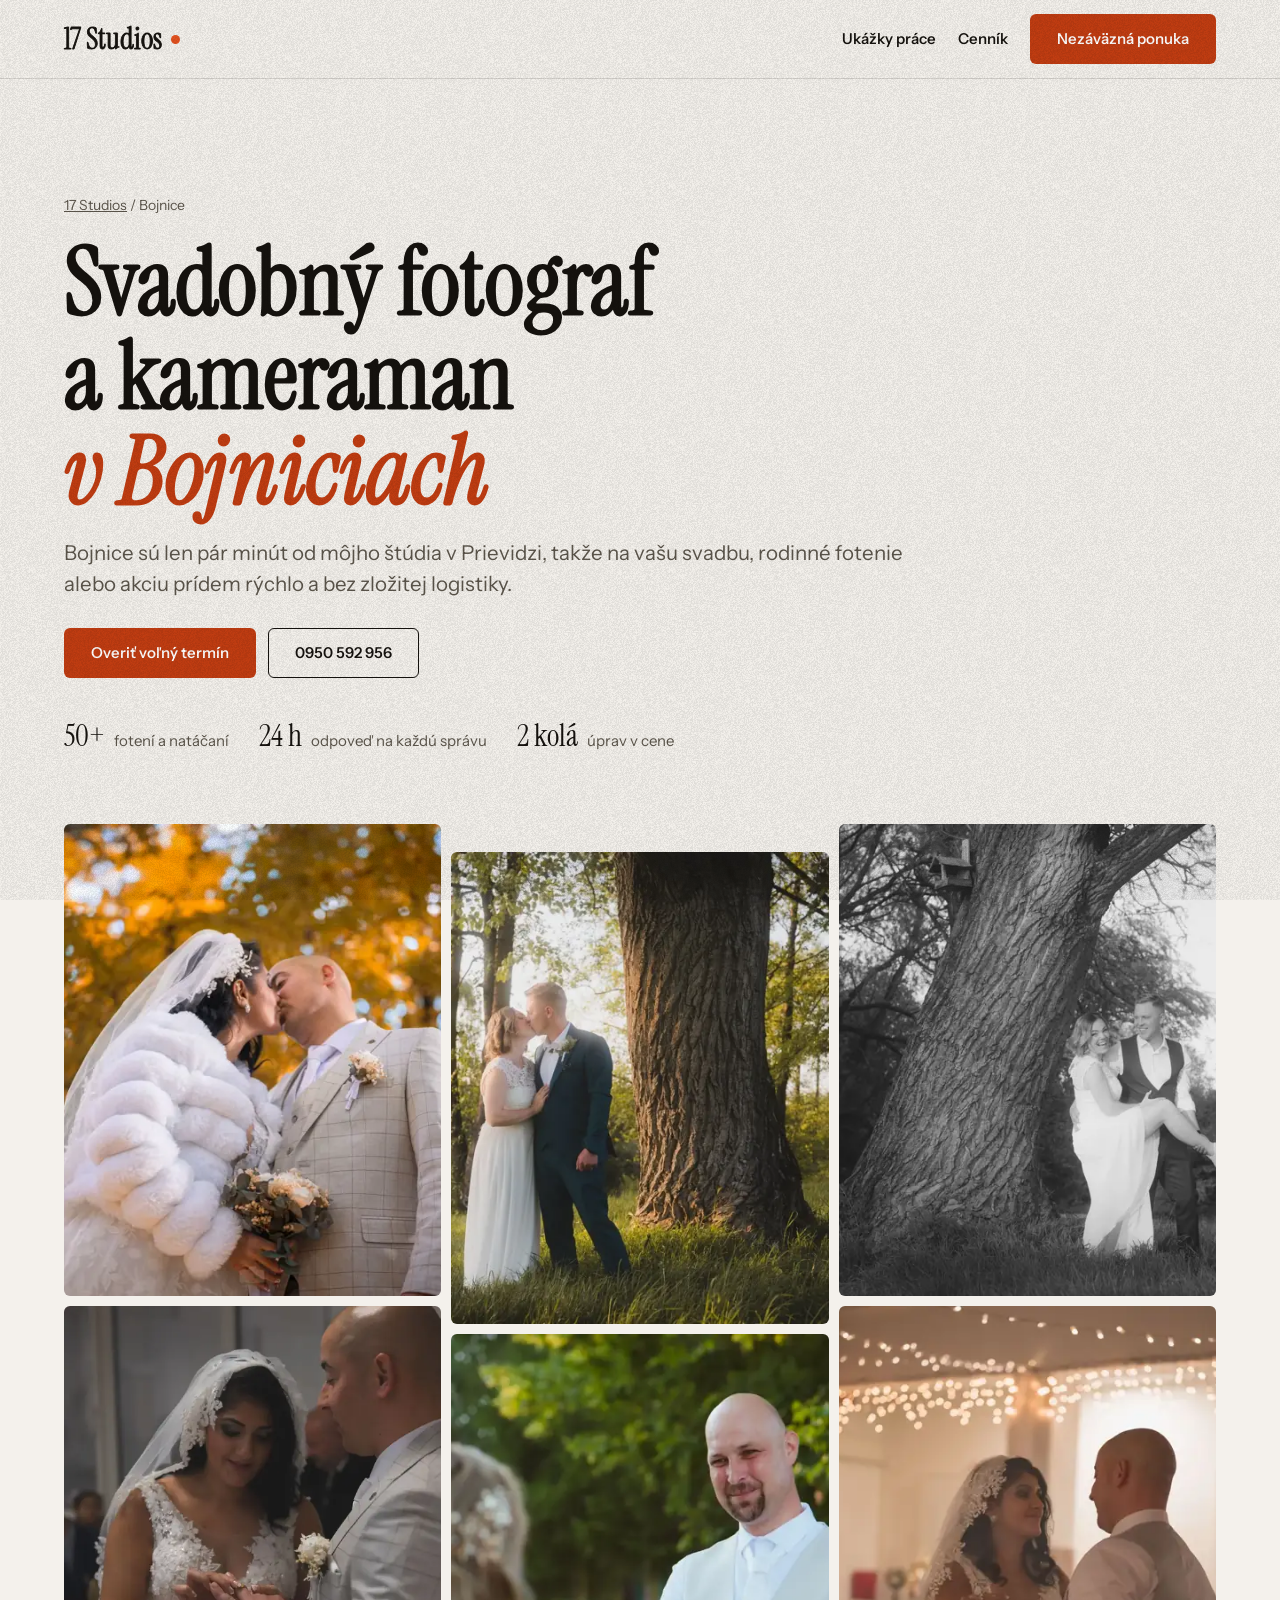
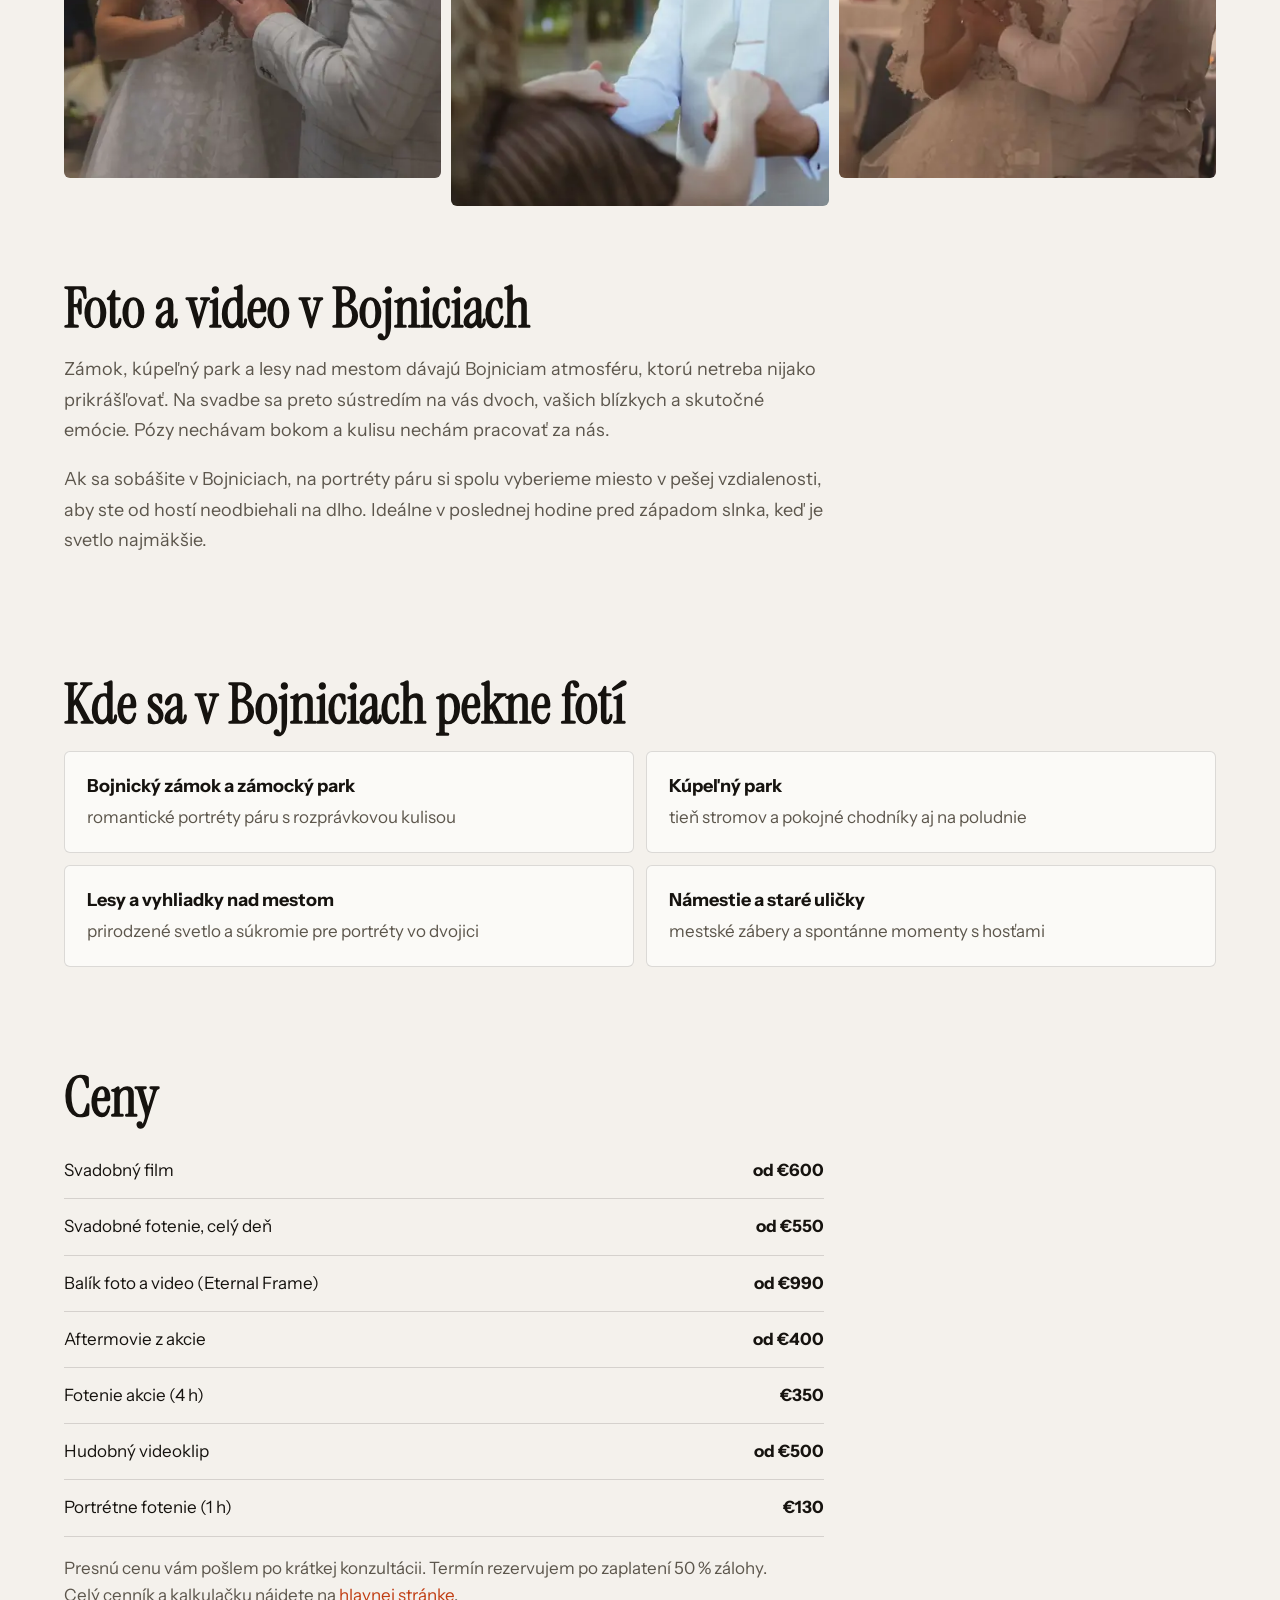
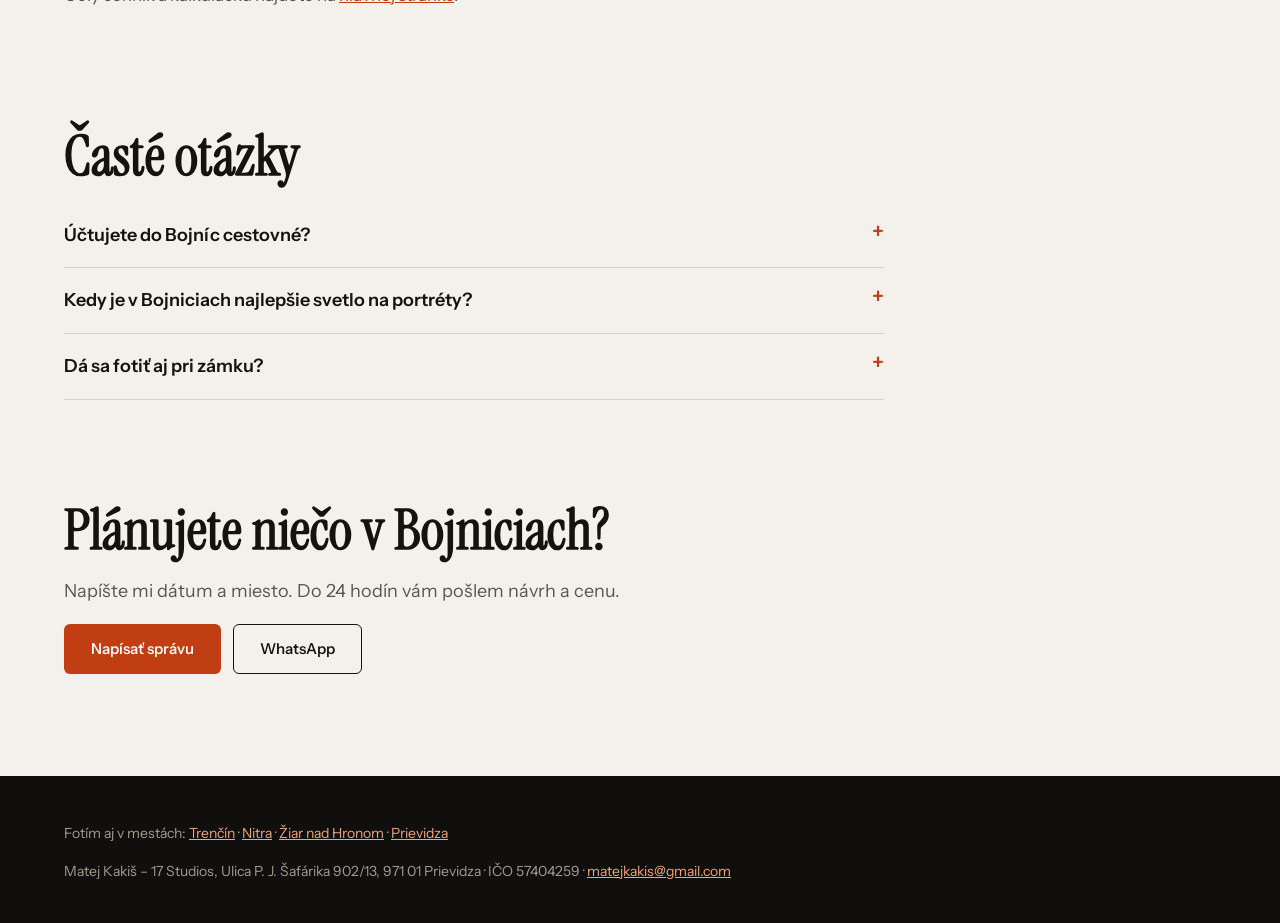
<file: 17STUDIOS.EU/bojnice/index.html>
<!DOCTYPE html>
<html lang="sk">
<head>
    <meta charset="UTF-8">
    <meta name="viewport" content="width=device-width, initial-scale=1.0">
    <title>Svadobný fotograf a kameraman Bojnice | 17 Studios</title>
    <meta name="description" content="Svadobný fotograf a kameraman pre Bojnice a okolie. Svadby pri zámku, v kúpeľnom parku aj v okolitých lesoch. Fotky aj film od €550, odpoveď do 24 hodín.">
    <link rel="canonical" href="https://17studios.eu/bojnice/">
    <meta property="og:type" content="website">
    <meta property="og:url" content="https://17studios.eu/bojnice/">
    <meta property="og:title" content="Svadobný fotograf a kameraman Bojnice | 17 Studios">
    <meta property="og:description" content="Svadobný fotograf a kameraman pre Bojnice a okolie. Svadby pri zámku, v kúpeľnom parku aj v okolitých lesoch. Fotky aj film od €550, odpoveď do 24 hodín.">
    <meta property="og:image" content="https://17studios.eu/og-image.jpg">
    <meta property="og:locale" content="sk_SK">
    <meta name="twitter:card" content="summary_large_image">
    <link rel="icon" href="../favicon.svg" type="image/svg+xml">
    <link rel="icon" href="../favicon-32.png" sizes="32x32" type="image/png">
    <link rel="apple-touch-icon" href="../apple-touch-icon.png">
    <meta name="theme-color" content="#16130F">
    <link rel="preload" href="../assets/fonts/instrument-serif-latin-400-normal.woff2" as="font" type="font/woff2" crossorigin>
    <script>(function(){var t;try{t=localStorage.getItem('theme')}catch(e){}if(t!=='light'&&t!=='dark')t=window.matchMedia&&matchMedia('(prefers-color-scheme: dark)').matches?'dark':'light';document.documentElement.setAttribute('data-theme',t)})()</script>
<link rel="stylesheet" href="../style.css">
    <link rel="stylesheet" href="../v3.css">
    <script type="application/ld+json">
{
 "@context": "https://schema.org",
 "@graph": [
  {
   "@type": "Service",
   "@id": "https://17studios.eu/bojnice/#service",
   "name": "Svadobný fotograf a kameraman Bojnice",
   "serviceType": "Fotografia a video",
   "provider": {
    "@id": "https://17studios.eu/#business"
   },
   "areaServed": {
    "@type": "City",
    "name": "Bojnice"
   },
   "url": "https://17studios.eu/bojnice/",
   "description": "Svadobný fotograf a kameraman pre Bojnice a okolie. Svadby pri zámku, v kúpeľnom parku aj v okolitých lesoch. Fotky aj film od €550, odpoveď do 24 hodín.",
   "offers": {
    "@type": "AggregateOffer",
    "priceCurrency": "EUR",
    "lowPrice": 130,
    "highPrice": 1000
   }
  },
  {
   "@type": "BreadcrumbList",
   "itemListElement": [
    {
     "@type": "ListItem",
     "position": 1,
     "name": "17 Studios",
     "item": "https://17studios.eu/"
    },
    {
     "@type": "ListItem",
     "position": 2,
     "name": "Bojnice",
     "item": "https://17studios.eu/bojnice/"
    }
   ]
  },
  {
   "@type": "FAQPage",
   "mainEntity": [
    {
     "@type": "Question",
     "name": "Účtujete do Bojníc cestovné?",
     "acceptedAnswer": {
      "@type": "Answer",
      "text": "Bojnice sú hneď vedľa Prievidze, kde mám štúdio. Ak by pri väčšej zákazke bolo treba počítať s cestovným, uvidíte ho vopred v ponuke."
     }
    },
    {
     "@type": "Question",
     "name": "Kedy je v Bojniciach najlepšie svetlo na portréty?",
     "acceptedAnswer": {
      "@type": "Answer",
      "text": "V poslednej hodine pred západom slnka. Presný čas pre váš dátum vám pošlem spolu s ponukou, aby ste ho mohli zapracovať do harmonogramu."
     }
    },
    {
     "@type": "Question",
     "name": "Dá sa fotiť aj pri zámku?",
     "acceptedAnswer": {
      "@type": "Answer",
      "text": "Pri zámku a v zámockom parku sa fotí často. Ak by si konkrétne miesto vyžadovalo povolenie, preveríme to spolu vopred."
     }
    }
   ]
  }
 ]
}
    </script>
</head>
<body class="city-page">
<header class="city-nav">
    <a class="logo" href="../">17 Studios <span class="rec" aria-hidden="true"></span></a>
    <nav aria-label="Hlavné menu">
        <a href="../#kategorie">Ukážky práce</a>
        <a href="../#services">Cenník</a>
        <a class="btn btn-primary" href="../#contact">Nezáväzná ponuka</a>
    </nav>
</header>
<main>
    <section class="city-hero">
        <nav class="city-crumbs" aria-label="Omrvinková navigácia"><a href="../">17 Studios</a> <span aria-hidden="true">/</span> Bojnice</nav>
        <h1 class="city-h">Svadobný fotograf a kameraman <em>v Bojniciach</em></h1>
        <p class="city-lead">Bojnice sú len pár minút od môjho štúdia v Prievidzi, takže na vašu svadbu, rodinné fotenie alebo akciu prídem rýchlo a bez zložitej logistiky.</p>
        <div class="city-ctas">
            <a class="btn btn-primary" href="../#contact">Overiť voľný termín</a>
            <a class="btn btn-ghost" href="tel:+421950592956">0950 592 956</a>
        </div>
        <ul class="city-proof">
            <li><b>50+</b> fotení a natáčaní</li>
            <li><b>24 h</b> odpoveď na každú správu</li>
            <li><b>2 kolá</b> úprav v cene</li>
        </ul>
    </section>

    <section class="city-grid" aria-label="Ukážky práce">
            <figure class="city-ph"><img src="../thumbs/svadby_h4.webp" alt="Ukážka práce 17 Studios" loading="lazy" decoding="async"></figure>
            <figure class="city-ph"><img src="../thumbs/svadby_6.webp" alt="Ukážka práce 17 Studios" loading="lazy" decoding="async"></figure>
            <figure class="city-ph"><img src="../thumbs/svadby_g5.webp" alt="Ukážka práce 17 Studios" loading="lazy" decoding="async"></figure>
            <figure class="city-ph"><img src="../thumbs/svadby_h5.webp" alt="Ukážka práce 17 Studios" loading="lazy" decoding="async"></figure>
            <figure class="city-ph"><img src="../thumbs/svadby_11.webp" alt="Ukážka práce 17 Studios" loading="lazy" decoding="async"></figure>
            <figure class="city-ph"><img src="../thumbs/svadby_h7.webp" alt="Ukážka práce 17 Studios" loading="lazy" decoding="async"></figure>
    </section>

    <section class="city-text">
        <h2 class="city-h">Foto a video v Bojniciach</h2>
        <p>Zámok, kúpeľný park a lesy nad mestom dávajú Bojniciam atmosféru, ktorú netreba nijako prikrášľovať. Na svadbe sa preto sústredím na vás dvoch, vašich blízkych a skutočné emócie. Pózy nechávam bokom a kulisu nechám pracovať za nás.</p>
        <p>Ak sa sobášite v Bojniciach, na portréty páru si spolu vyberieme miesto v pešej vzdialenosti, aby ste od hostí neodbiehali na dlho. Ideálne v poslednej hodine pred západom slnka, keď je svetlo najmäkšie.</p>
    </section>

    <section class="city-spots">
        <h2 class="city-h">Kde sa v Bojniciach pekne fotí</h2>
        <ul>
            <li><strong>Bojnický zámok a zámocký park</strong><span>romantické portréty páru s rozprávkovou kulisou</span></li>
            <li><strong>Kúpeľný park</strong><span>tieň stromov a pokojné chodníky aj na poludnie</span></li>
            <li><strong>Lesy a vyhliadky nad mestom</strong><span>prirodzené svetlo a súkromie pre portréty vo dvojici</span></li>
            <li><strong>Námestie a staré uličky</strong><span>mestské zábery a spontánne momenty s hosťami</span></li>
        </ul>
    </section>

    <section class="city-prices">
        <h2 class="city-h">Ceny</h2>
        <ul class="city-price-list">
            <li><span>Svadobný film</span><span>od €600</span></li>
            <li><span>Svadobné fotenie, celý deň</span><span>od €550</span></li>
            <li><span>Balík foto a video (Eternal Frame)</span><span>od €990</span></li>
            <li><span>Aftermovie z akcie</span><span>od €400</span></li>
            <li><span>Fotenie akcie (4 h)</span><span>€350</span></li>
            <li><span>Hudobný videoklip</span><span>od €500</span></li>
            <li><span>Portrétne fotenie (1 h)</span><span>€130</span></li>
        </ul>
        <p class="city-note">Presnú cenu vám pošlem po krátkej konzultácii. Termín rezervujem po zaplatení 50 % zálohy. Celý cenník a kalkulačku nájdete na <a href="../#services">hlavnej stránke</a>.</p>
    </section>

    <section class="city-faq">
        <h2 class="city-h">Časté otázky</h2>
        <details class="city-q"><summary>Účtujete do Bojníc cestovné?</summary><p>Bojnice sú hneď vedľa Prievidze, kde mám štúdio. Ak by pri väčšej zákazke bolo treba počítať s cestovným, uvidíte ho vopred v ponuke.</p></details>
        <details class="city-q"><summary>Kedy je v Bojniciach najlepšie svetlo na portréty?</summary><p>V poslednej hodine pred západom slnka. Presný čas pre váš dátum vám pošlem spolu s ponukou, aby ste ho mohli zapracovať do harmonogramu.</p></details>
        <details class="city-q"><summary>Dá sa fotiť aj pri zámku?</summary><p>Pri zámku a v zámockom parku sa fotí často. Ak by si konkrétne miesto vyžadovalo povolenie, preveríme to spolu vopred.</p></details>
    </section>

    <section class="city-cta">
        <h2 class="city-h">Plánujete niečo v Bojniciach?</h2>
        <p>Napíšte mi dátum a miesto. Do 24 hodín vám pošlem návrh a cenu.</p>
        <div class="city-ctas">
            <a class="btn btn-primary" href="../#contact">Napísať správu</a>
            <a class="btn btn-ghost" href="https://wa.me/421950592956?text=Dobr%C3%BD%20de%C5%88%2C%20p%C3%AD%C5%A1em%20z%20webu%2017studios.eu%2C%20ide%20o%20akciu%20v%20Bojniciach." target="_blank" rel="noopener">WhatsApp</a>
        </div>
    </section>
</main>
<footer class="city-foot">
    <p>Fotím aj v mestách: <a href="../trencin/">Trenčín</a> · <a href="../nitra/">Nitra</a> · <a href="../ziar-nad-hronom/">Žiar nad Hronom</a> · <a href="../">Prievidza</a></p>
    <address>Matej Kakiš – 17 Studios, Ulica P. J. Šafárika 902/13, 971 01 Prievidza · IČO 57404259 · <a href="mailto:matejkakis@gmail.com">matejkakis@gmail.com</a></address>
</footer>
</body>
</html>
</file>
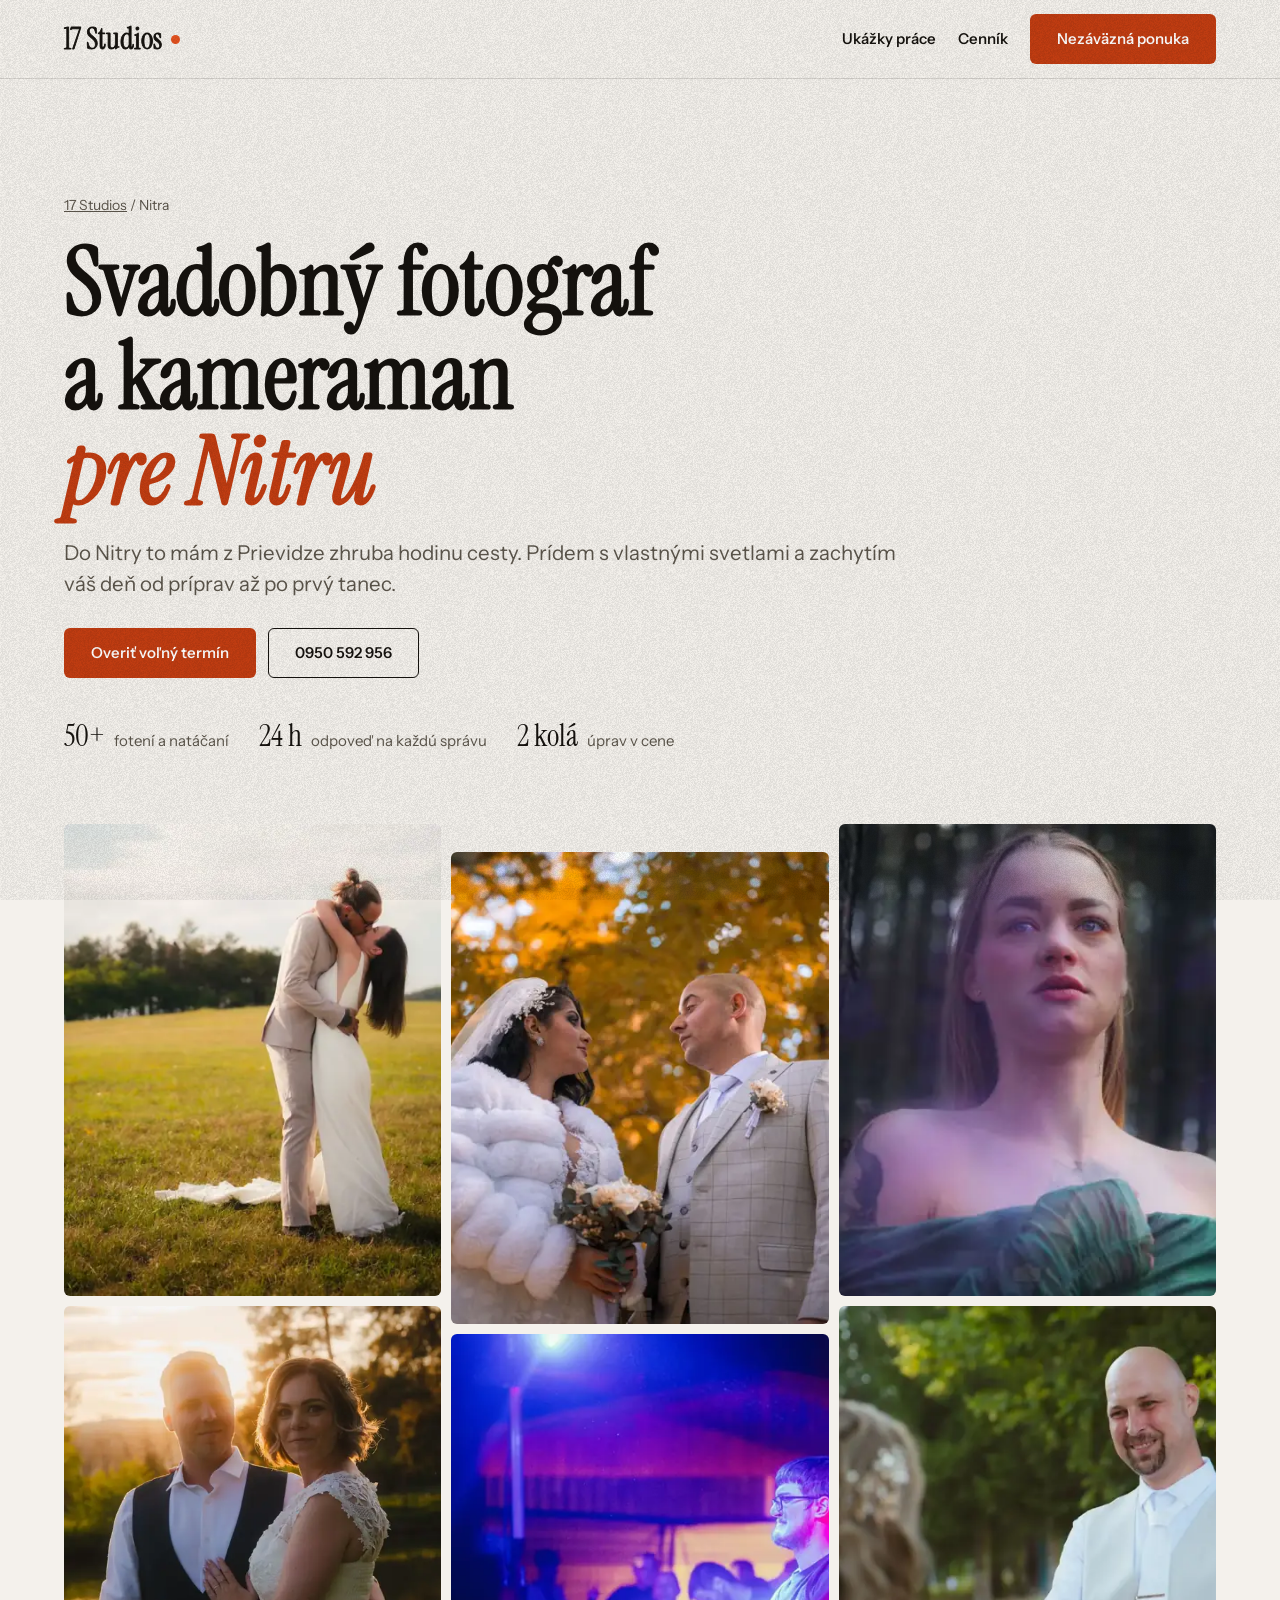
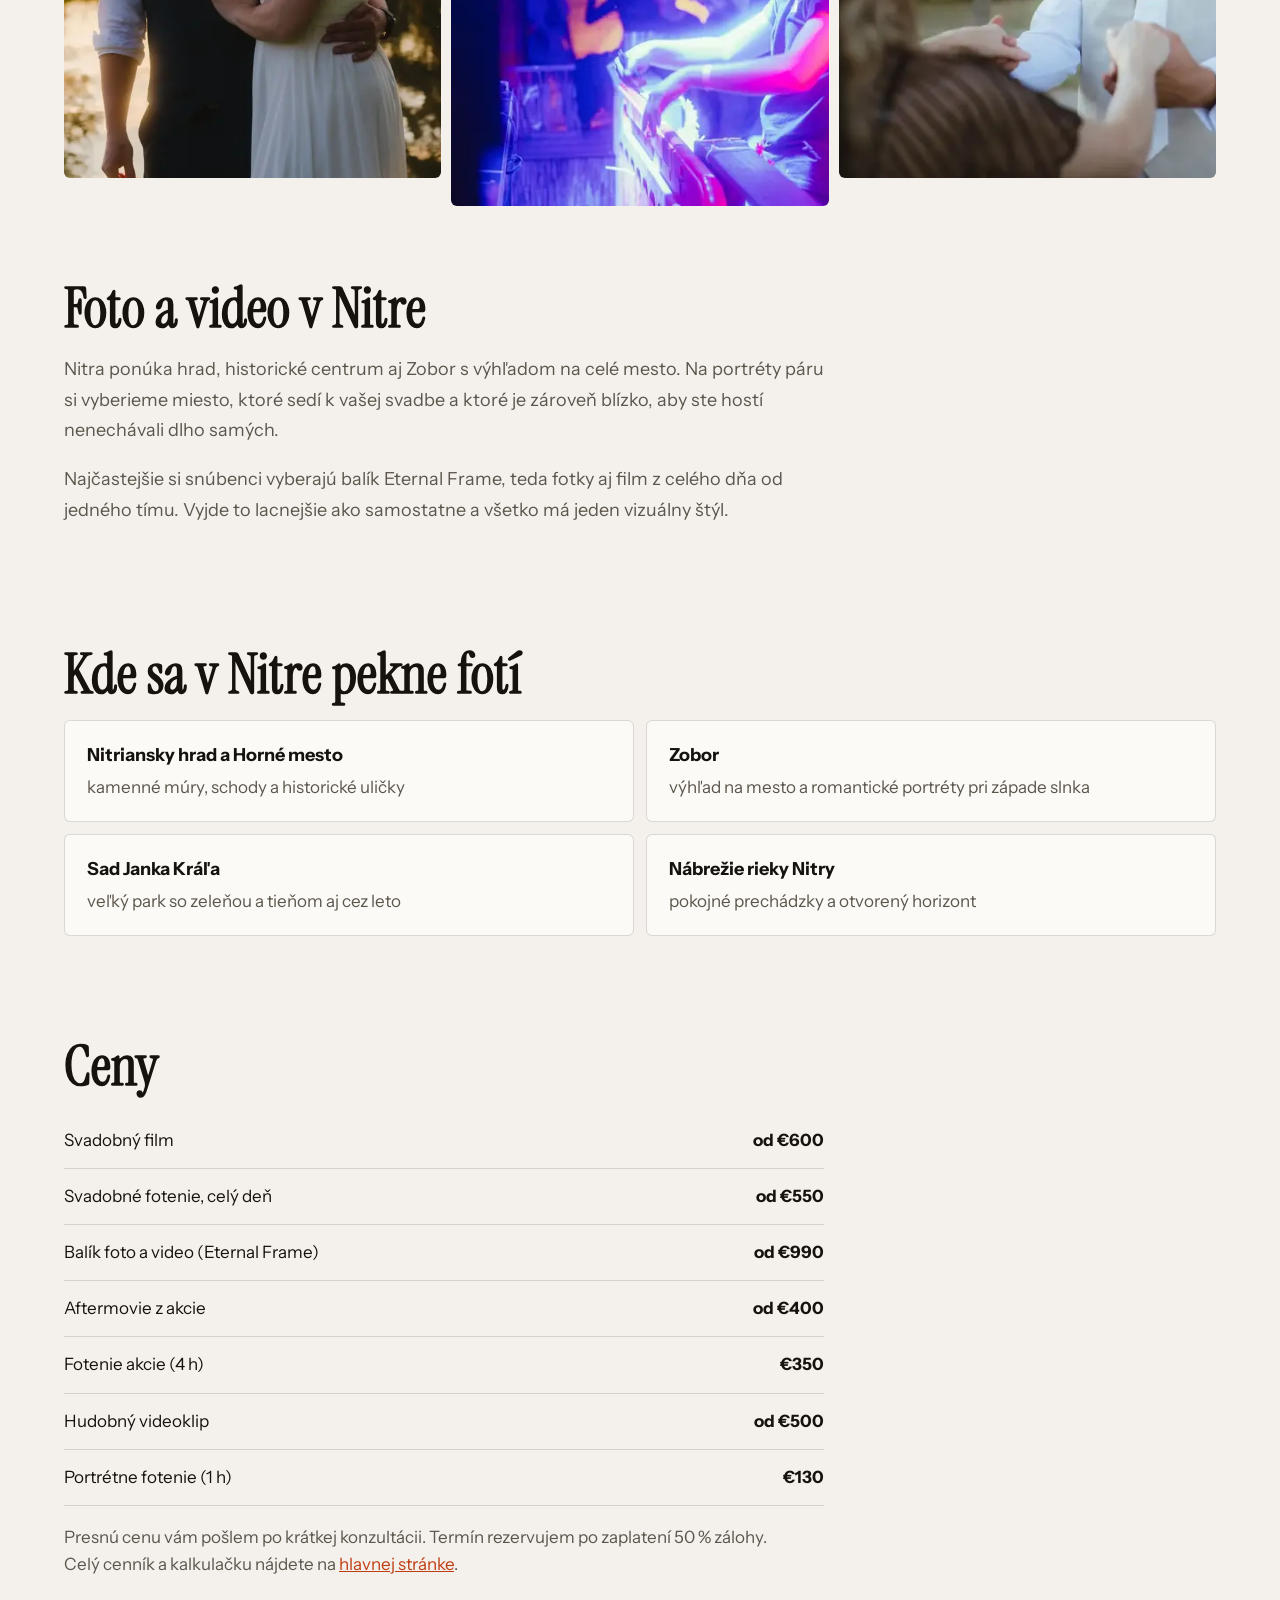
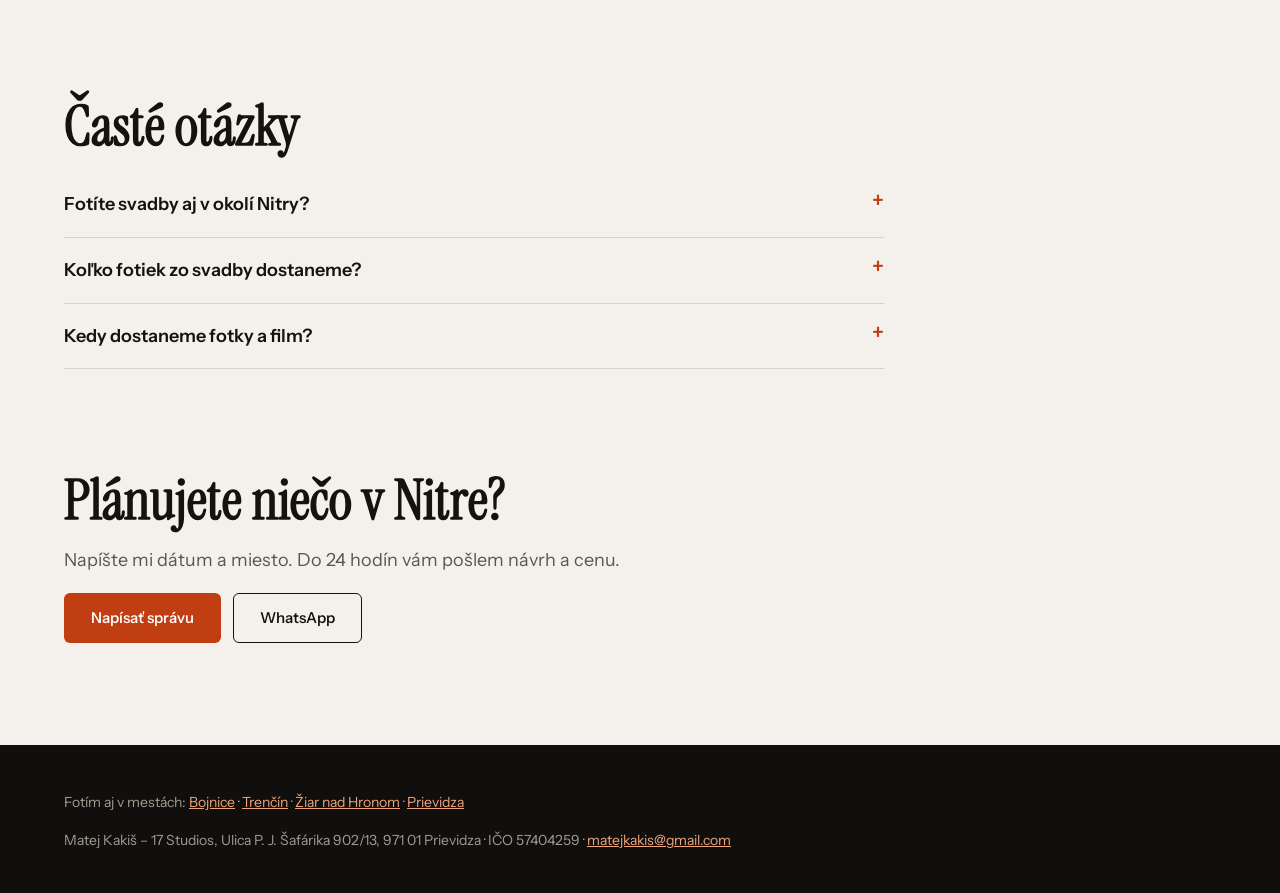
<file: 17STUDIOS.EU/nitra/index.html>
<!DOCTYPE html>
<html lang="sk">
<head>
    <meta charset="UTF-8">
    <meta name="viewport" content="width=device-width, initial-scale=1.0">
    <title>Svadobný fotograf a kameraman Nitra | 17 Studios</title>
    <meta name="description" content="Svadobný fotograf a kameraman pre Nitru a okolie. Fotky aj film zo svadby, portréty pod Zoborom a eventy. Balík foto a video od €990.">
    <link rel="canonical" href="https://17studios.eu/nitra/">
    <meta property="og:type" content="website">
    <meta property="og:url" content="https://17studios.eu/nitra/">
    <meta property="og:title" content="Svadobný fotograf a kameraman Nitra | 17 Studios">
    <meta property="og:description" content="Svadobný fotograf a kameraman pre Nitru a okolie. Fotky aj film zo svadby, portréty pod Zoborom a eventy. Balík foto a video od €990.">
    <meta property="og:image" content="https://17studios.eu/og-image.jpg">
    <meta property="og:locale" content="sk_SK">
    <meta name="twitter:card" content="summary_large_image">
    <link rel="icon" href="../favicon.svg" type="image/svg+xml">
    <link rel="icon" href="../favicon-32.png" sizes="32x32" type="image/png">
    <link rel="apple-touch-icon" href="../apple-touch-icon.png">
    <meta name="theme-color" content="#16130F">
    <link rel="preload" href="../assets/fonts/instrument-serif-latin-400-normal.woff2" as="font" type="font/woff2" crossorigin>
    <script>(function(){var t;try{t=localStorage.getItem('theme')}catch(e){}if(t!=='light'&&t!=='dark')t=window.matchMedia&&matchMedia('(prefers-color-scheme: dark)').matches?'dark':'light';document.documentElement.setAttribute('data-theme',t)})()</script>
<link rel="stylesheet" href="../style.css">
    <link rel="stylesheet" href="../v3.css">
    <script type="application/ld+json">
{
 "@context": "https://schema.org",
 "@graph": [
  {
   "@type": "Service",
   "@id": "https://17studios.eu/nitra/#service",
   "name": "Svadobný fotograf a kameraman Nitra",
   "serviceType": "Fotografia a video",
   "provider": {
    "@id": "https://17studios.eu/#business"
   },
   "areaServed": {
    "@type": "City",
    "name": "Nitra"
   },
   "url": "https://17studios.eu/nitra/",
   "description": "Svadobný fotograf a kameraman pre Nitru a okolie. Fotky aj film zo svadby, portréty pod Zoborom a eventy. Balík foto a video od €990.",
   "offers": {
    "@type": "AggregateOffer",
    "priceCurrency": "EUR",
    "lowPrice": 130,
    "highPrice": 1000
   }
  },
  {
   "@type": "BreadcrumbList",
   "itemListElement": [
    {
     "@type": "ListItem",
     "position": 1,
     "name": "17 Studios",
     "item": "https://17studios.eu/"
    },
    {
     "@type": "ListItem",
     "position": 2,
     "name": "Nitra",
     "item": "https://17studios.eu/nitra/"
    }
   ]
  },
  {
   "@type": "FAQPage",
   "mainEntity": [
    {
     "@type": "Question",
     "name": "Fotíte svadby aj v okolí Nitry?",
     "acceptedAnswer": {
      "@type": "Answer",
      "text": "Áno, v Nitre aj v obciach okolo. Ak bude treba účtovať cestovné, uvidíte ho vopred v ponuke."
     }
    },
    {
     "@type": "Question",
     "name": "Koľko fotiek zo svadby dostaneme?",
     "acceptedAnswer": {
      "@type": "Answer",
      "text": "Presné číslo vopred nesľubujem, závisí od dĺžky dňa. Dostanete všetky vydarené zábery a každý z nich upravím."
     }
    },
    {
     "@type": "Question",
     "name": "Kedy dostaneme fotky a film?",
     "acceptedAnswer": {
      "@type": "Answer",
      "text": "Svadobné fotky aj film do 14 až 21 dní. Dve kolá úprav sú v cene."
     }
    }
   ]
  }
 ]
}
    </script>
</head>
<body class="city-page">
<header class="city-nav">
    <a class="logo" href="../">17 Studios <span class="rec" aria-hidden="true"></span></a>
    <nav aria-label="Hlavné menu">
        <a href="../#kategorie">Ukážky práce</a>
        <a href="../#services">Cenník</a>
        <a class="btn btn-primary" href="../#contact">Nezáväzná ponuka</a>
    </nav>
</header>
<main>
    <section class="city-hero">
        <nav class="city-crumbs" aria-label="Omrvinková navigácia"><a href="../">17 Studios</a> <span aria-hidden="true">/</span> Nitra</nav>
        <h1 class="city-h">Svadobný fotograf a kameraman <em>pre Nitru</em></h1>
        <p class="city-lead">Do Nitry to mám z Prievidze zhruba hodinu cesty. Prídem s vlastnými svetlami a zachytím váš deň od príprav až po prvý tanec.</p>
        <div class="city-ctas">
            <a class="btn btn-primary" href="../#contact">Overiť voľný termín</a>
            <a class="btn btn-ghost" href="tel:+421950592956">0950 592 956</a>
        </div>
        <ul class="city-proof">
            <li><b>50+</b> fotení a natáčaní</li>
            <li><b>24 h</b> odpoveď na každú správu</li>
            <li><b>2 kolá</b> úprav v cene</li>
        </ul>
    </section>

    <section class="city-grid" aria-label="Ukážky práce">
            <figure class="city-ph"><img src="../thumbs/svadby_3.webp" alt="Ukážka práce 17 Studios" loading="lazy" decoding="async"></figure>
            <figure class="city-ph"><img src="../thumbs/svadby_h3.webp" alt="Ukážka práce 17 Studios" loading="lazy" decoding="async"></figure>
            <figure class="city-ph"><img src="../thumbs/portrety_7.webp" alt="Ukážka práce 17 Studios" loading="lazy" decoding="async"></figure>
            <figure class="city-ph"><img src="../thumbs/svadby_g4.webp" alt="Ukážka práce 17 Studios" loading="lazy" decoding="async"></figure>
            <figure class="city-ph"><img src="../thumbs/eventy_5.webp" alt="Ukážka práce 17 Studios" loading="lazy" decoding="async"></figure>
            <figure class="city-ph"><img src="../thumbs/svadby_12.webp" alt="Ukážka práce 17 Studios" loading="lazy" decoding="async"></figure>
    </section>

    <section class="city-text">
        <h2 class="city-h">Foto a video v Nitre</h2>
        <p>Nitra ponúka hrad, historické centrum aj Zobor s výhľadom na celé mesto. Na portréty páru si vyberieme miesto, ktoré sedí k vašej svadbe a ktoré je zároveň blízko, aby ste hostí nenechávali dlho samých.</p>
        <p>Najčastejšie si snúbenci vyberajú balík Eternal Frame, teda fotky aj film z celého dňa od jedného tímu. Vyjde to lacnejšie ako samostatne a všetko má jeden vizuálny štýl.</p>
    </section>

    <section class="city-spots">
        <h2 class="city-h">Kde sa v Nitre pekne fotí</h2>
        <ul>
            <li><strong>Nitriansky hrad a Horné mesto</strong><span>kamenné múry, schody a historické uličky</span></li>
            <li><strong>Zobor</strong><span>výhľad na mesto a romantické portréty pri západe slnka</span></li>
            <li><strong>Sad Janka Kráľa</strong><span>veľký park so zeleňou a tieňom aj cez leto</span></li>
            <li><strong>Nábrežie rieky Nitry</strong><span>pokojné prechádzky a otvorený horizont</span></li>
        </ul>
    </section>

    <section class="city-prices">
        <h2 class="city-h">Ceny</h2>
        <ul class="city-price-list">
            <li><span>Svadobný film</span><span>od €600</span></li>
            <li><span>Svadobné fotenie, celý deň</span><span>od €550</span></li>
            <li><span>Balík foto a video (Eternal Frame)</span><span>od €990</span></li>
            <li><span>Aftermovie z akcie</span><span>od €400</span></li>
            <li><span>Fotenie akcie (4 h)</span><span>€350</span></li>
            <li><span>Hudobný videoklip</span><span>od €500</span></li>
            <li><span>Portrétne fotenie (1 h)</span><span>€130</span></li>
        </ul>
        <p class="city-note">Presnú cenu vám pošlem po krátkej konzultácii. Termín rezervujem po zaplatení 50 % zálohy. Celý cenník a kalkulačku nájdete na <a href="../#services">hlavnej stránke</a>.</p>
    </section>

    <section class="city-faq">
        <h2 class="city-h">Časté otázky</h2>
        <details class="city-q"><summary>Fotíte svadby aj v okolí Nitry?</summary><p>Áno, v Nitre aj v obciach okolo. Ak bude treba účtovať cestovné, uvidíte ho vopred v ponuke.</p></details>
        <details class="city-q"><summary>Koľko fotiek zo svadby dostaneme?</summary><p>Presné číslo vopred nesľubujem, závisí od dĺžky dňa. Dostanete všetky vydarené zábery a každý z nich upravím.</p></details>
        <details class="city-q"><summary>Kedy dostaneme fotky a film?</summary><p>Svadobné fotky aj film do 14 až 21 dní. Dve kolá úprav sú v cene.</p></details>
    </section>

    <section class="city-cta">
        <h2 class="city-h">Plánujete niečo v Nitre?</h2>
        <p>Napíšte mi dátum a miesto. Do 24 hodín vám pošlem návrh a cenu.</p>
        <div class="city-ctas">
            <a class="btn btn-primary" href="../#contact">Napísať správu</a>
            <a class="btn btn-ghost" href="https://wa.me/421950592956?text=Dobr%C3%BD%20de%C5%88%2C%20p%C3%AD%C5%A1em%20z%20webu%2017studios.eu%2C%20ide%20o%20akciu%20v%20Nitre." target="_blank" rel="noopener">WhatsApp</a>
        </div>
    </section>
</main>
<footer class="city-foot">
    <p>Fotím aj v mestách: <a href="../bojnice/">Bojnice</a> · <a href="../trencin/">Trenčín</a> · <a href="../ziar-nad-hronom/">Žiar nad Hronom</a> · <a href="../">Prievidza</a></p>
    <address>Matej Kakiš – 17 Studios, Ulica P. J. Šafárika 902/13, 971 01 Prievidza · IČO 57404259 · <a href="mailto:matejkakis@gmail.com">matejkakis@gmail.com</a></address>
</footer>
</body>
</html>
</file>
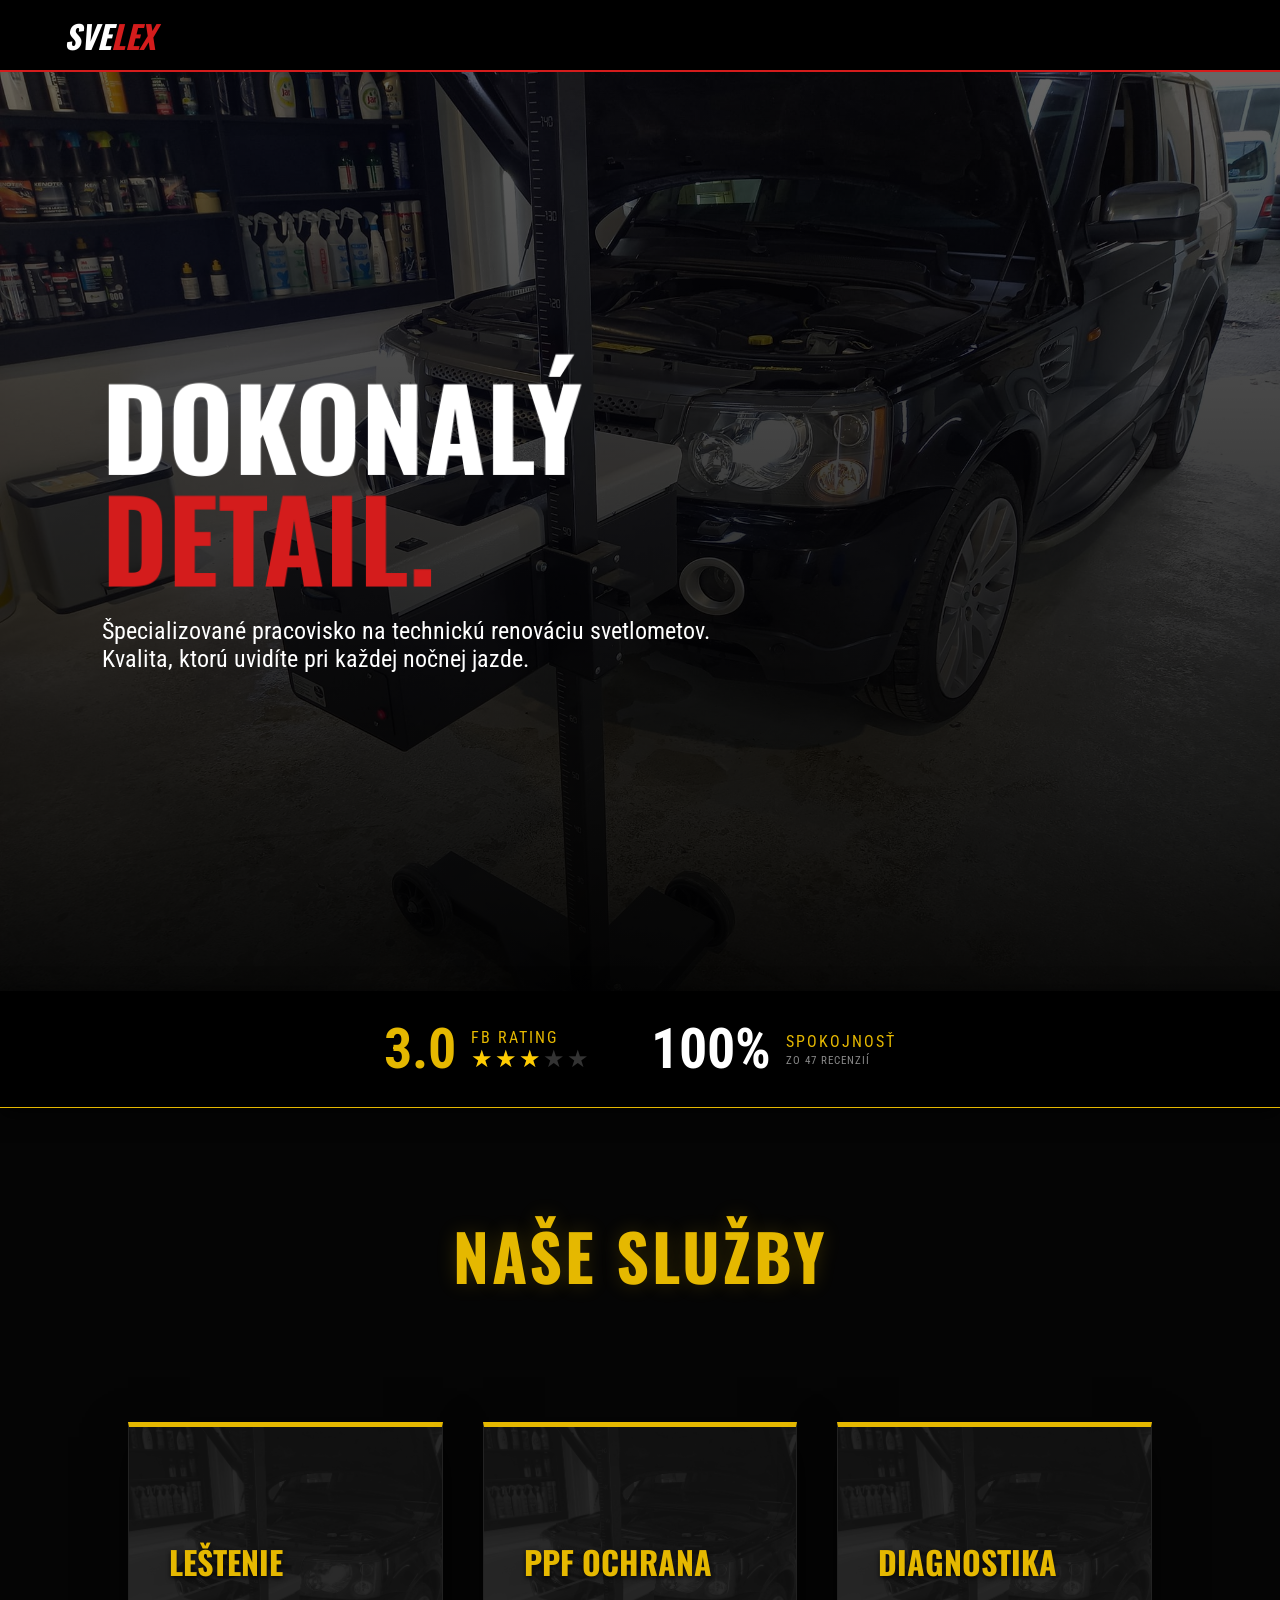
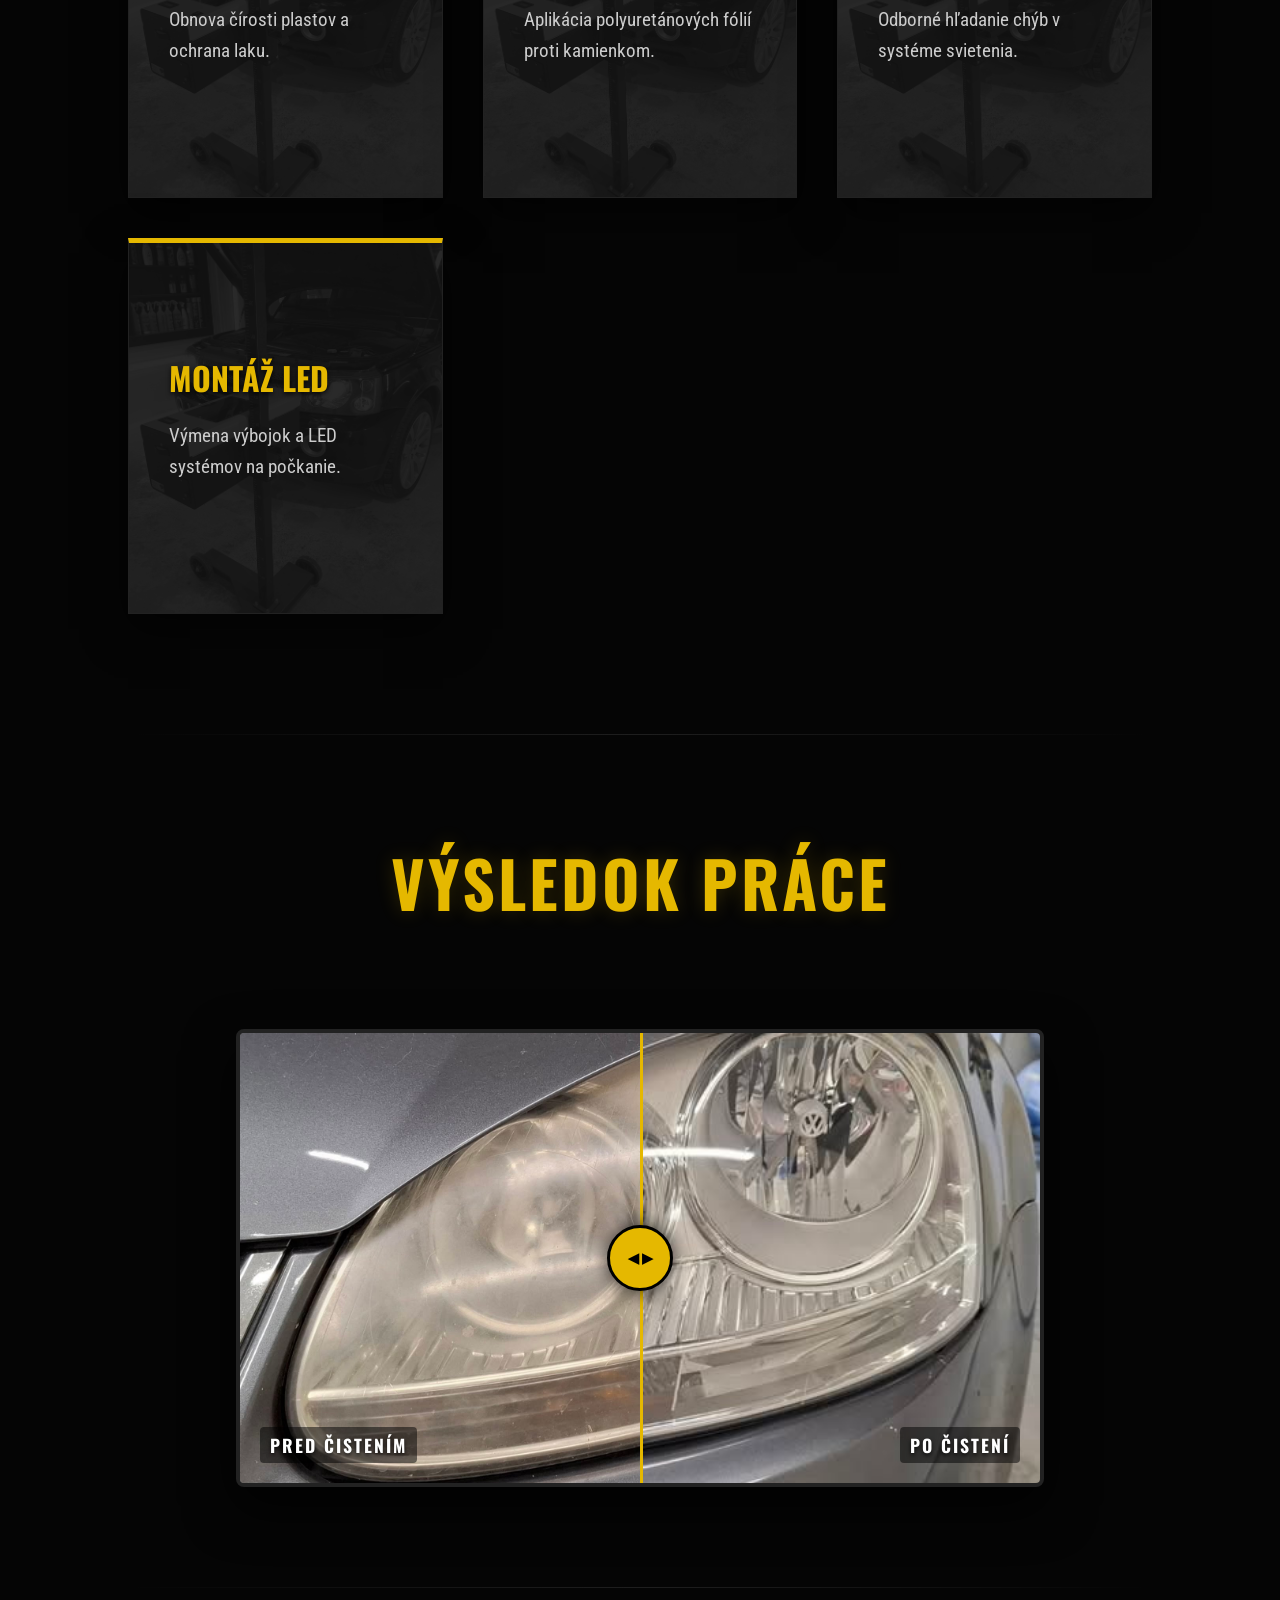
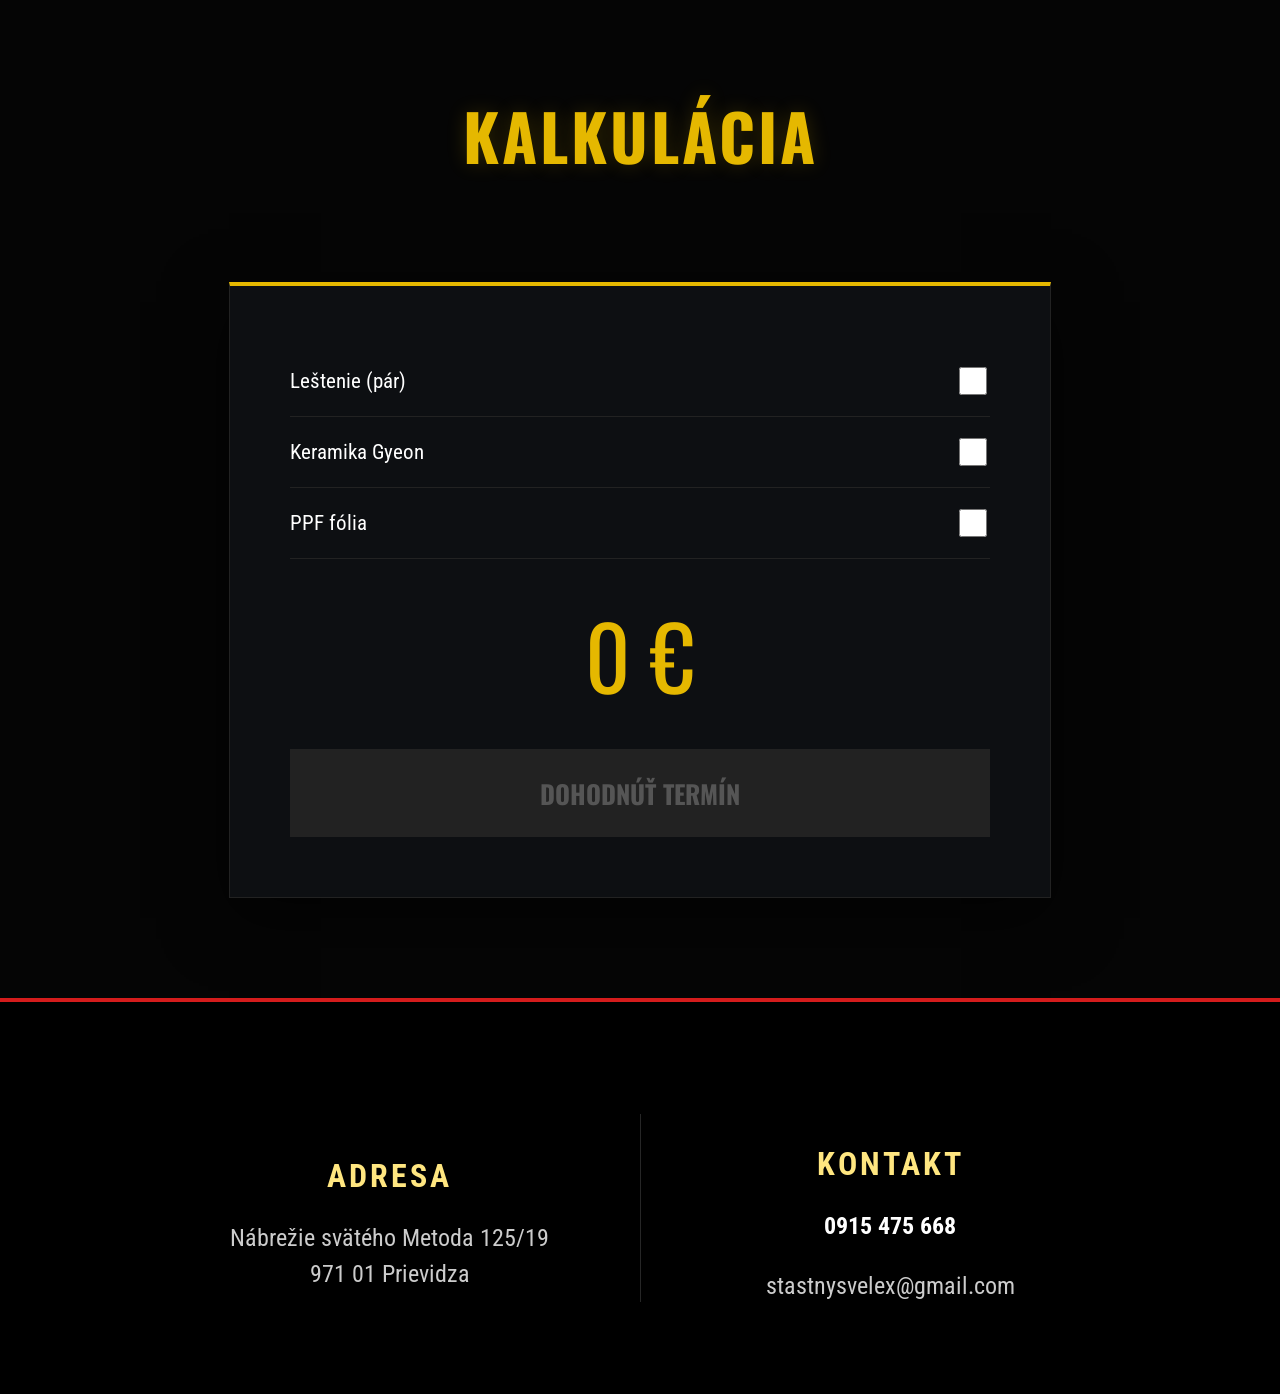
<file: 17STUDIOS.EU/svelex/index.html>
<!DOCTYPE html>
<html lang="sk">
<head>
    <meta charset="UTF-8">
    <meta name="viewport" content="width=device-width, initial-scale=1.0, maximum-scale=1.0, user-scalable=no">
    <title>SVELEX | Profesionálna renovácia svetlometov</title>
    <link href="https://fonts.googleapis.com/css2?family=Oswald:wght@400;700&family=Roboto+Condensed:wght@300;400;700&display=swap" rel="stylesheet">
    <style>
        :root {
            --brand-red: #d41c1c; 
            --brand-gold: #e5b800; 
            --gold-glow: rgba(229, 184, 0, 0.4); 
            --dark-bg: #050505; 
            --surface: #111111; 
            --text: #ffffff;
            --section-gap: 100px;
        }

        html, body { 
            overflow-x: hidden; width: 100%; position: relative; margin: 0; padding: 0;
            background: var(--dark-bg); color: var(--text);
            font-family: 'Roboto Condensed', sans-serif; scroll-behavior: smooth;
        }

        h1, h2, h3, .logo { font-family: 'Oswald', sans-serif; text-transform: uppercase; margin: 0; }

        /* JEMNÁ DELIACA ČIARA */
        .section-separator {
            height: 1px; width: 80%; margin: 0 auto;
            background: linear-gradient(90deg, transparent, rgba(255, 255, 255, 0.1), transparent);
            max-width: 1200px;
        }

        /* HEADER */
        nav { 
            display: flex; justify-content: space-between; align-items: center; 
            padding: 0 5%; background: #000; position: sticky; top: 0; z-index: 1000; 
            border-bottom: 2px solid var(--brand-red); height: 70px;
        }
        .logo { font-size: 2rem; font-style: italic; font-weight: 700; color: #fff; text-decoration: none; }
        .logo span { color: var(--brand-red); }

        /* ANIMÁCIA */
        @keyframes revealSmooth {
            0% { filter: blur(20px); opacity: 0; transform: scale(1.05); }
            100% { filter: blur(0px); opacity: 1; transform: scale(1); }
        }

        /* HERO */
        .hero {
            padding: 100px 8%;
            background: linear-gradient(rgba(0,0,0,0.6), rgba(0,0,0,0.95)), url('header.jpg');
            background-size: cover; background-position: center 30%;
            min-height: 80vh; display: flex; flex-direction: column; justify-content: center; align-items: flex-start;
            text-align: left; margin-bottom: 0; overflow: hidden;
        }
        .hero h1 { 
            font-size: clamp(3.5rem, 10vw, 7rem); line-height: 1; 
            will-change: transform, opacity, filter;
            animation: revealSmooth 2.2s cubic-bezier(0.2, 0.8, 0.2, 1) forwards;
        }
        .hero p { max-width: 650px; font-size: 1.5rem; margin-top: 25px; opacity: 0; animation: revealSmooth 2.5s cubic-bezier(0.2, 0.8, 0.2, 1) forwards 0.3s; }

        /* TRUST BAR */
        .trust-bar {
            background: #000; padding: 30px 5%;
            display: flex; justify-content: center; align-items: center; gap: 60px;
            border-bottom: 1px solid var(--brand-gold);
            box-shadow: 0 5px 20px rgba(0,0,0,0.8);
            position: relative; z-index: 10; margin-top: -1px;
        }
        .trust-item { display: flex; align-items: center; gap: 15px; }
        .num-gold { font-size: 3.5rem; color: var(--brand-gold); font-weight: 700; line-height: 1; transition: 0.5s ease; }
        .num-white { font-size: 3.5rem; color: #ffffff; font-weight: 700; line-height: 1; }
        .trust-label { font-size: 1rem; letter-spacing: 2px; color: var(--brand-gold); display: flex; flex-direction: column; }
        .sub-review { font-size: 0.7rem; color: #888; letter-spacing: 1px; margin-top: 3px; }
        
        .stars-wrapper { position: relative; display: inline-block; font-size: 1.5rem; line-height: 1; }
        .stars-back { color: #333; }
        .stars-front { 
            color: #ffcc00; position: absolute; top: 0; left: 0; 
            white-space: nowrap; overflow: hidden; width: 0%; transition: width 0.1s linear; 
        }
        .glow-active { text-shadow: 0 0 20px var(--brand-gold); transform: scale(1.05); }

        .section-title { 
            font-size: clamp(2.5rem, 5vw, 4rem); color: var(--brand-gold); 
            text-align: center; margin-bottom: 100px; letter-spacing: 3px;
            text-shadow: 0 0 20px rgba(229, 184, 0, 0.2); 
        }

        /* SLUŽBY - ZÁKAZ OZNAČOVANIA TEXTU */
        .services-container { margin-top: var(--section-gap); padding: 0 10%; margin-bottom: var(--section-gap); }
        .s-grid { display: grid; grid-template-columns: repeat(auto-fit, minmax(300px, 1fr)); gap: 40px; padding: 20px 0; }
        .s-item { 
            padding: 60px 40px; min-height: 250px; 
            display: flex; flex-direction: column; justify-content: center;
            border: 1px solid #222; border-top: 5px solid var(--brand-gold);
            background: var(--surface);
            box-shadow: 0 15px 40px rgba(0,0,0,0.6);
            transition: all 0.3s cubic-bezier(0.25, 0.8, 0.25, 1);
            position: relative; overflow: hidden;
            /* Zákaz označovania */
            user-select: none; 
            -webkit-user-select: none;
        }
        .s-bg {
            position: absolute; top: 0; left: 0; width: 100%; height: 100%;
            background-size: cover; background-position: center; z-index: 0; opacity: 0.1; transition: 0.3s; filter: grayscale(1);
        }
        .s-content { position: relative; z-index: 1; }
        .s-item:hover { transform: translateY(-10px) scale(1.02); box-shadow: 0 30px 60px rgba(0,0,0,0.9), 0 0 15px var(--gold-glow); border-top-color: #fff; }
        .s-item:hover .s-bg { opacity: 0.3; transform: scale(1.05); }
        .s-item h3 { font-size: 2rem; color: var(--brand-gold); margin-bottom: 20px; text-shadow: 0 2px 5px rgba(0,0,0,0.8); }
        .s-item p { font-size: 1.2rem; line-height: 1.6; color: #ccc; }

        /* SLIDER */
        .slider-section { margin-top: var(--section-gap); margin-bottom: var(--section-gap); }
        .slider-container { width: 100%; display: flex; justify-content: center; }
        .slider-wrapper {
            position: relative; width: 100%; max-width: 800px; height: 450px;
            border-radius: 8px; overflow: hidden; border: 4px solid #222;
            background: #000; box-shadow: 0 20px 50px rgba(0,0,0,0.8);
        }
        .slider-img { position: absolute; top: 0; left: 0; height: 100%; width: 100%; object-fit: cover; display: block; pointer-events: none; user-select: none; }
        .layer-po { z-index: 1; }
        .resizable-layer {
            position: absolute; top: 0; left: 0; height: 100%; width: 50%; z-index: 2; overflow: hidden;
            border-right: 3px solid var(--brand-gold); will-change: width;
        }
        .resizable-layer .slider-img { width: 800px; max-width: none; }
        
        .slider-handle {
            position: absolute; top: 50%; left: 50%; transform: translate(-50%, -50%);
            width: 60px; height: 60px; 
            background: var(--brand-gold); border-radius: 50%;
            z-index: 10; display: flex; align-items: center; justify-content: center;
            box-shadow: 0 0 20px rgba(0,0,0,0.8); cursor: ew-resize;
            color: #000; font-weight: bold; font-size: 14px; border: 3px solid #000;
        }
        .slider-text { position: absolute; bottom: 20px; font-family: 'Oswald'; font-weight: 700; font-size: 1.1rem; z-index: 5; color: #fff; letter-spacing: 2px; text-shadow: 0 2px 4px rgba(0,0,0,0.8); background: rgba(0,0,0,0.5); padding: 5px 10px; border-radius: 4px; pointer-events: none; }
        .text-pred { left: 20px; } .text-po { right: 20px; }

        /* KALKULAČKA */
        .calc-section { margin-bottom: var(--section-gap); margin-top: var(--section-gap); }
        .calc-box { 
            max-width: 700px; margin: 0 auto; padding: 60px; 
            background: #0d0f12; border: 1px solid #222; border-top: 4px solid var(--brand-gold);
            box-shadow: 0 20px 60px rgba(0,0,0,0.6);
        }
        .calc-item { display: flex; justify-content: space-between; align-items: center; padding: 18px 0; border-bottom: 1px solid #222; font-size: 1.3rem; }
        .total-price { font-family: 'Oswald'; font-size: 5.5rem; color: var(--brand-gold); text-align: center; margin: 30px 0; }
        input[type="checkbox"] { width: 28px; height: 28px; accent-color: var(--brand-gold); cursor: pointer; }
        
        /* TLAČIDLO - V ZÁKLADE NEAKTÍVNE */
        .btn-calc {
            width: 100%; 
            background: #222; /* Tmavá neaktívna farba */
            color: #555; /* Tmavší text */
            padding: 25px; 
            font-family: 'Oswald'; border: none; 
            font-weight: bold; font-size: 1.6rem; text-transform: uppercase; 
            transition: all 0.3s ease;
            cursor: not-allowed; /* Kurzor */
            pointer-events: none; /* Nedá sa kliknúť */
        }
        /* AKTÍVNY STAV */
        .btn-calc.active {
            background: var(--brand-gold);
            color: #000;
            cursor: pointer;
            pointer-events: auto;
        }
        .btn-calc.active:hover { 
            transform: translateY(-5px); 
            box-shadow: 0 10px 30px var(--gold-glow); 
            background: #ffe066; 
        }

        /* FOOTER */
        .site-footer { background: #000; padding: 100px 5% 80px; border-top: 4px solid var(--brand-red); text-align: center; }
        .footer-grid { display: flex; justify-content: center; align-items: center; max-width: 1000px; margin: 0 auto; }
        .f-col { flex: 1; padding: 0 40px; text-align: center; }
        .f-col:first-child { border-right: 1px solid rgba(255,255,255,0.15); }
        .f-col h4 { color: #ffe680; margin-bottom: 25px; font-size: 2rem; letter-spacing: 3px; }
        .f-col p, .f-col a { font-size: 1.5rem; color: #ccc; text-decoration: none; display: block; margin-bottom: 10px; line-height: 1.5; }

        /* --- MOBILNÁ OPTIMALIZÁCIA --- */
        @media (max-width: 768px) {
            :root { --section-gap: 60px; }
            
            .hero { padding: 60px 5%; margin-bottom: 0; min-height: 70vh; }
            .trust-bar { flex-direction: column; gap: 30px; padding: 40px 5%; }
            .num-gold, .num-white { font-size: 3.5rem; }
            
            .services-container { margin-top: 60px; padding: 0 5%; }
            .services-container .section-title { margin-bottom: 90px; }

            .s-grid { padding: 0 5%; gap: 30px; }
            .s-item { 
                min-height: 180px; padding: 30px 20px; 
                box-shadow: 0 10px 30px rgba(0,0,0,0.8); border: 1px solid #333; border-top: 4px solid var(--brand-gold);
                transform: perspective(500px) translateZ(0); 
            }
            
            .slider-wrapper { height: 300px; border-width: 2px; width: 100%; }
            .footer-grid { flex-direction: column; gap: 50px; }
            .f-col:first-child { border-right: none; border-bottom: 1px solid rgba(255,255,255,0.15); padding-bottom: 40px; }
            .f-col { padding: 0; }
            .calc-box { width: 80%; padding: 25px; margin: 0 auto; }
            .total-price { font-size: 4rem; }
            .btn-calc { font-size: 1.3rem; padding: 20px; }
            .slider-handle { width: 50px; height: 50px; font-size: 12px; }
        }
    </style>
</head>
<body>

<nav>
    <a href="#" class="logo">SVE<span>LEX</span></a>
</nav>

<section class="hero">
    <h1>DOKONALÝ<br><span style="color: var(--brand-red);">DETAIL.</span></h1>
    <p>Špecializované pracovisko na technickú renováciu svetlometov. Kvalita, ktorú uvidíte pri každej nočnej jazde.</p>
</section>

<div class="trust-bar" id="t-trigger">
    <div class="trust-item">
        <span class="num-gold" id="rating-val">0.0</span>
        <div class="trust-label">
            FB RATING 
            <div class="stars-wrapper">
                <span class="stars-back">★★★★★</span>
                <div class="stars-front" id="stars-fill">★★★★★</div>
            </div>
        </div>
    </div>
    <div class="trust-item">
        <span class="num-white">100%</span>
        <div class="trust-label">SPOKOJNOSŤ <span class="sub-review">ZO 47 RECENZIÍ</span></div>
    </div>
</div>

<div class="container services-container">
    <h2 class="section-title">NAŠE SLUŽBY</h2>
    <div class="s-grid">
        <div class="s-item">
            <div class="s-bg" style="background-image: url('header.jpg');"></div>
            <div class="s-content"><h3>Leštenie</h3><p>Obnova čírosti plastov a ochrana laku.</p></div>
        </div>
        <div class="s-item">
            <div class="s-bg" style="background-image: url('header.jpg');"></div>
            <div class="s-content"><h3>PPF Ochrana</h3><p>Aplikácia polyuretánových fólií proti kamienkom.</p></div>
        </div>
        <div class="s-item">
            <div class="s-bg" style="background-image: url('header.jpg');"></div>
            <div class="s-content"><h3>Diagnostika</h3><p>Odborné hľadanie chýb v systéme svietenia.</p></div>
        </div>
        <div class="s-item">
            <div class="s-bg" style="background-image: url('header.jpg');"></div>
            <div class="s-content"><h3>Montáž LED</h3><p>Výmena výbojok a LED systémov na počkanie.</p></div>
        </div>
    </div>
</div>

<div class="section-separator"></div>

<div class="container slider-section">
    <h2 class="section-title">VÝSLEDOK PRÁCE</h2>
    <div class="slider-container">
        <div class="slider-wrapper" id="slider-root">
            <div class="slider-text text-pred">PRED ČISTENÍM</div>
            <div class="slider-text text-po">PO ČISTENÍ</div>
            
            <img src="po.jpg" alt="Po čistení" class="slider-img layer-po">

            <div class="resizable-layer" id="resizable-layer">
                <img src="pred.jpg" alt="Pred čistením" class="slider-img" id="img-pred">
            </div>
            
            <div class="slider-handle" id="slider-handle">◀ ▶</div>
        </div>
    </div>
</div>

<div class="section-separator"></div>

<div class="container calc-section">
    <h2 class="section-title">KALKULÁCIA</h2>
    <div class="calc-box">
        <div class="calc-item"><span>Leštenie (pár)</span><input type="checkbox" class="c" data-p="70" onchange="u()"></div>
        <div class="calc-item"><span>Keramika Gyeon</span><input type="checkbox" class="c" data-p="30" onchange="u()"></div>
        <div class="calc-item"><span>PPF fólia</span><input type="checkbox" class="c" data-p="60" onchange="u()"></div>
        <div class="total-price" id="res">0 €</div>
        <button class="btn-calc" onclick="window.location.href='tel:+421915475668'">Dohodnúť termín</button>
    </div>
</div>

<footer class="site-footer">
    <div class="footer-grid">
        <div class="f-col">
            <h4>ADRESA</h4>
            <p>Nábrežie svätého Metoda 125/19<br>971 01 Prievidza</p>
        </div>
        <div class="f-col">
            <h4>KONTAKT</h4>
            <a href="tel:+421915475668" style="font-weight: bold; color: #fff;">0915 475 668</a>
            <p>stastnysvelex@gmail.com</p>
        </div>
    </div>
</footer>

<script>
    function u() {
        let t = 0;
        let checked = 0;
        document.querySelectorAll('.c').forEach(i => { 
            if(i.checked) {
                t += parseInt(i.getAttribute('data-p')); 
                checked++;
            }
        });
        document.getElementById('res').innerText = t + " €";
        
        // Logika pre tlačidlo
        const btn = document.querySelector('.btn-calc');
        if (checked > 0) {
            btn.classList.add('active');
        } else {
            btn.classList.remove('active');
        }
    }

    const slider = document.getElementById('slider-root');
    const resizable = document.getElementById('resizable-layer');
    const imgPred = document.getElementById('img-pred');
    const handle = document.getElementById('slider-handle');
    let isDragging = false;

    function syncImageWidth() {
        if(imgPred && slider) {
            imgPred.style.width = slider.getBoundingClientRect().width + 'px';
        }
    }
    window.addEventListener('load', syncImageWidth);
    window.addEventListener('resize', syncImageWidth);

    function move(e) {
        if (!isDragging) return;
        
        let rect = slider.getBoundingClientRect();
        let clientX = (e.touches && e.touches.length > 0) ? e.touches[0].pageX : e.pageX;
        let x = clientX - rect.left;
        
        if (x < 0) x = 0;
        if (x > rect.width) x = rect.width;

        let p = (x / rect.width) * 100;
        
        requestAnimationFrame(() => {
            resizable.style.width = p + "%";
            handle.style.left = p + "%";
        });
    }
    
    // PC Events
    handle.addEventListener('mousedown', (e) => { 
        isDragging = true; 
        e.preventDefault(); 
    });

    window.addEventListener('mouseup', () => isDragging = false);
    
    window.addEventListener('mousemove', (e) => {
        if(isDragging) move(e);
    });
    
    // MOBILNÉ EVENTS
    handle.addEventListener('touchstart', (e) => { 
        isDragging = true; 
    }, { passive: false });
    
    window.addEventListener('touchend', () => isDragging = false);
    
    window.addEventListener('touchmove', (e) => {
        if(isDragging) {
            e.preventDefault(); 
            move(e);
        }
    }, { passive: false });

    // Animácia
    let s = false;
    const rt = document.getElementById("rating-val");
    const starsFill = document.getElementById("stars-fill");
    
    const obs = new IntersectionObserver((entries) => {
        if (entries[0].isIntersecting && !s) {
            s = true;
            let c = 0.0;
            const i = setInterval(() => {
                if (c >= 5.0) { 
                    rt.innerText = "5.0"; 
                    starsFill.style.width = "100%"; 
                    rt.classList.add('glow-active'); 
                    clearInterval(i); 
                } else { 
                    c += 0.1; 
                    rt.innerText = c.toFixed(1); 
                    let percent = (c / 5.0) * 100;
                    starsFill.style.width = percent + "%";
                }
            }, 40);
        }
    });
    obs.observe(document.getElementById("t-trigger"));
</script>
</body>
</html>
</file>
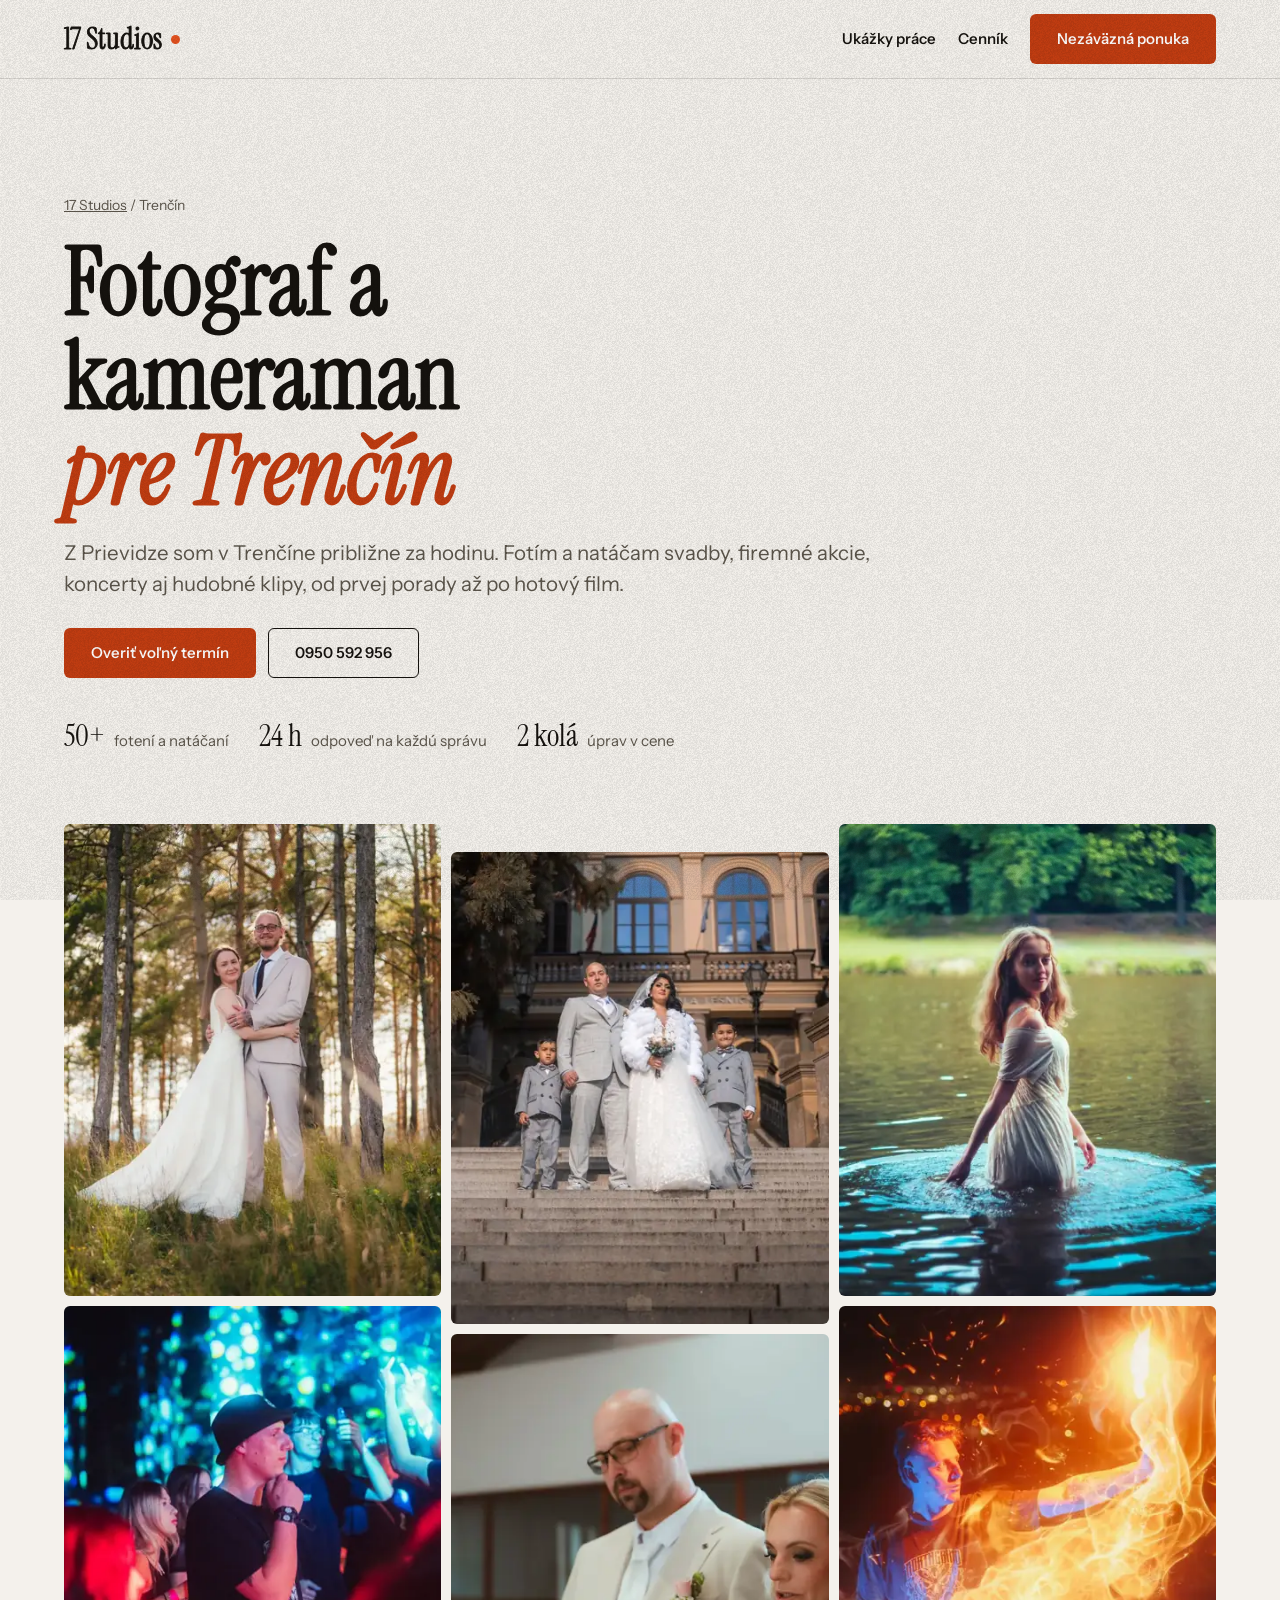
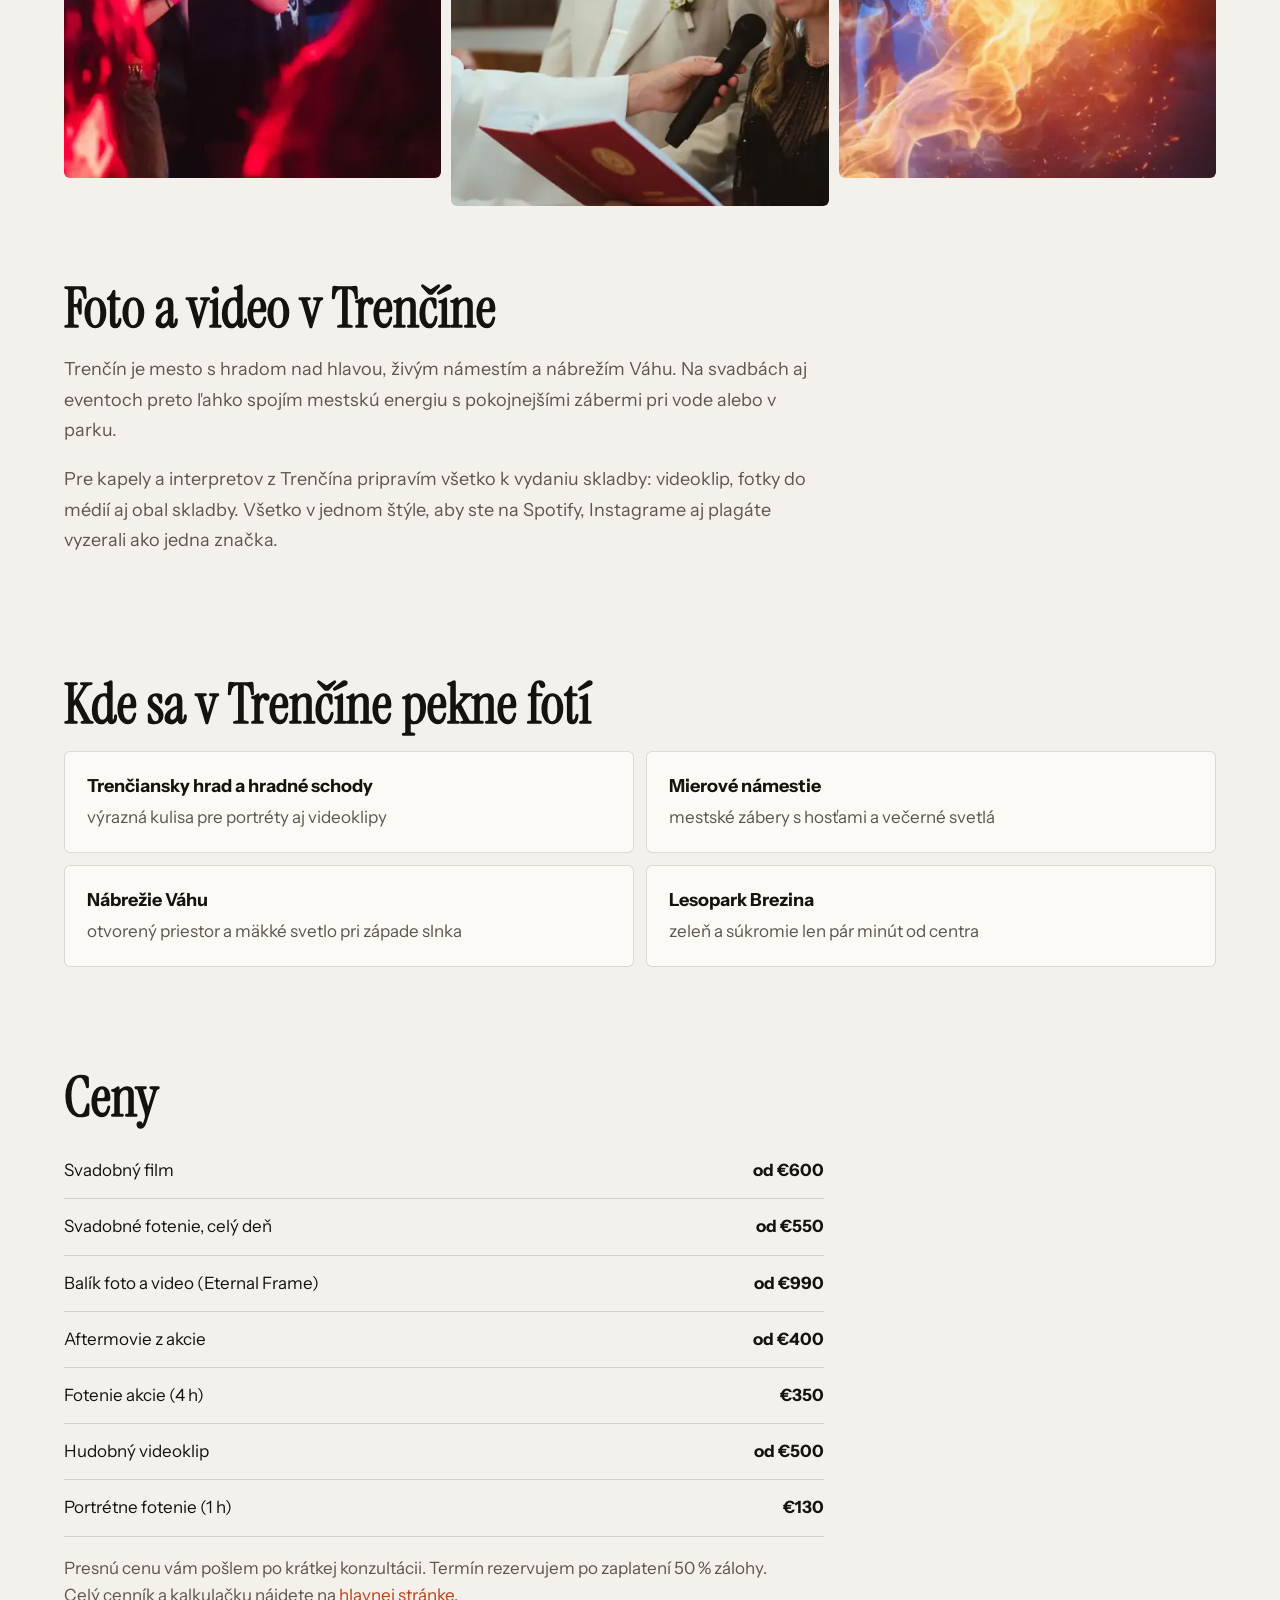
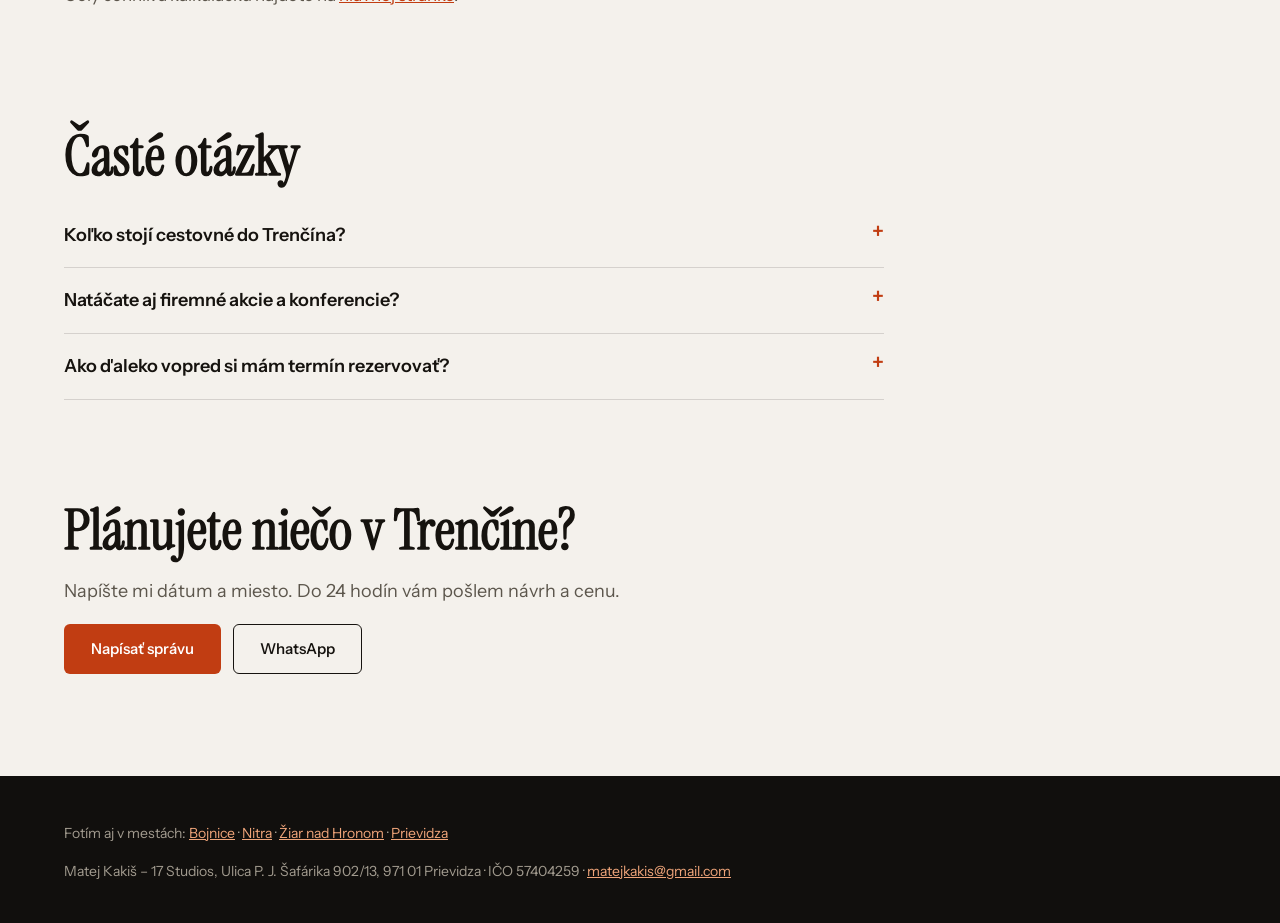
<file: 17STUDIOS.EU/trencin/index.html>
<!DOCTYPE html>
<html lang="sk">
<head>
    <meta charset="UTF-8">
    <meta name="viewport" content="width=device-width, initial-scale=1.0">
    <title>Svadobný fotograf a kameraman Trenčín | 17 Studios</title>
    <meta name="description" content="Fotograf a kameraman pre Trenčín a okolie. Svadby, eventy, koncerty a hudobné klipy pod Trenčianskym hradom. Fotky aj film, odpoveď do 24 hodín.">
    <link rel="canonical" href="https://17studios.eu/trencin/">
    <meta property="og:type" content="website">
    <meta property="og:url" content="https://17studios.eu/trencin/">
    <meta property="og:title" content="Svadobný fotograf a kameraman Trenčín | 17 Studios">
    <meta property="og:description" content="Fotograf a kameraman pre Trenčín a okolie. Svadby, eventy, koncerty a hudobné klipy pod Trenčianskym hradom. Fotky aj film, odpoveď do 24 hodín.">
    <meta property="og:image" content="https://17studios.eu/og-image.jpg">
    <meta property="og:locale" content="sk_SK">
    <meta name="twitter:card" content="summary_large_image">
    <link rel="icon" href="../favicon.svg" type="image/svg+xml">
    <link rel="icon" href="../favicon-32.png" sizes="32x32" type="image/png">
    <link rel="apple-touch-icon" href="../apple-touch-icon.png">
    <meta name="theme-color" content="#16130F">
    <link rel="preload" href="../assets/fonts/instrument-serif-latin-400-normal.woff2" as="font" type="font/woff2" crossorigin>
    <script>(function(){var t;try{t=localStorage.getItem('theme')}catch(e){}if(t!=='light'&&t!=='dark')t=window.matchMedia&&matchMedia('(prefers-color-scheme: dark)').matches?'dark':'light';document.documentElement.setAttribute('data-theme',t)})()</script>
<link rel="stylesheet" href="../style.css">
    <link rel="stylesheet" href="../v3.css">
    <script type="application/ld+json">
{
 "@context": "https://schema.org",
 "@graph": [
  {
   "@type": "Service",
   "@id": "https://17studios.eu/trencin/#service",
   "name": "Svadobný fotograf a kameraman Trenčín",
   "serviceType": "Fotografia a video",
   "provider": {
    "@id": "https://17studios.eu/#business"
   },
   "areaServed": {
    "@type": "City",
    "name": "Trenčín"
   },
   "url": "https://17studios.eu/trencin/",
   "description": "Fotograf a kameraman pre Trenčín a okolie. Svadby, eventy, koncerty a hudobné klipy pod Trenčianskym hradom. Fotky aj film, odpoveď do 24 hodín.",
   "offers": {
    "@type": "AggregateOffer",
    "priceCurrency": "EUR",
    "lowPrice": 130,
    "highPrice": 1000
   }
  },
  {
   "@type": "BreadcrumbList",
   "itemListElement": [
    {
     "@type": "ListItem",
     "position": 1,
     "name": "17 Studios",
     "item": "https://17studios.eu/"
    },
    {
     "@type": "ListItem",
     "position": 2,
     "name": "Trenčín",
     "item": "https://17studios.eu/trencin/"
    }
   ]
  },
  {
   "@type": "FAQPage",
   "mainEntity": [
    {
     "@type": "Question",
     "name": "Koľko stojí cestovné do Trenčína?",
     "acceptedAnswer": {
      "@type": "Answer",
      "text": "Ak bude potrebné, uvediem ho vopred v ponuke, nie až na faktúre."
     }
    },
    {
     "@type": "Question",
     "name": "Natáčate aj firemné akcie a konferencie?",
     "acceptedAnswer": {
      "@type": "Answer",
      "text": "Áno. Aftermovie, fotky aj krátke vertikálne videá na Reels a TikTok. Pred akciou spolu prejdeme program a momenty, ktoré nesmú chýbať."
     }
    },
    {
     "@type": "Question",
     "name": "Ako ďaleko vopred si mám termín rezervovať?",
     "acceptedAnswer": {
      "@type": "Answer",
      "text": "Svadby ideálne 6 až 12 mesiacov vopred, hlavne víkendy od mája do septembra. Na menšie akcie zvyčajne stačí pár týždňov."
     }
    }
   ]
  }
 ]
}
    </script>
</head>
<body class="city-page">
<header class="city-nav">
    <a class="logo" href="../">17 Studios <span class="rec" aria-hidden="true"></span></a>
    <nav aria-label="Hlavné menu">
        <a href="../#kategorie">Ukážky práce</a>
        <a href="../#services">Cenník</a>
        <a class="btn btn-primary" href="../#contact">Nezáväzná ponuka</a>
    </nav>
</header>
<main>
    <section class="city-hero">
        <nav class="city-crumbs" aria-label="Omrvinková navigácia"><a href="../">17 Studios</a> <span aria-hidden="true">/</span> Trenčín</nav>
        <h1 class="city-h">Fotograf a kameraman <em>pre Trenčín</em></h1>
        <p class="city-lead">Z Prievidze som v Trenčíne približne za hodinu. Fotím a natáčam svadby, firemné akcie, koncerty aj hudobné klipy, od prvej porady až po hotový film.</p>
        <div class="city-ctas">
            <a class="btn btn-primary" href="../#contact">Overiť voľný termín</a>
            <a class="btn btn-ghost" href="tel:+421950592956">0950 592 956</a>
        </div>
        <ul class="city-proof">
            <li><b>50+</b> fotení a natáčaní</li>
            <li><b>24 h</b> odpoveď na každú správu</li>
            <li><b>2 kolá</b> úprav v cene</li>
        </ul>
    </section>

    <section class="city-grid" aria-label="Ukážky práce">
            <figure class="city-ph"><img src="../thumbs/svadby_4.webp" alt="Ukážka práce 17 Studios" loading="lazy" decoding="async"></figure>
            <figure class="city-ph"><img src="../thumbs/svadby_h2.webp" alt="Ukážka práce 17 Studios" loading="lazy" decoding="async"></figure>
            <figure class="city-ph"><img src="../thumbs/portrety_2.webp" alt="Ukážka práce 17 Studios" loading="lazy" decoding="async"></figure>
            <figure class="city-ph"><img src="../thumbs/eventy_1.webp" alt="Ukážka práce 17 Studios" loading="lazy" decoding="async"></figure>
            <figure class="city-ph"><img src="../thumbs/svadby_9.webp" alt="Ukážka práce 17 Studios" loading="lazy" decoding="async"></figure>
            <figure class="city-ph"><img src="../thumbs/hudba_3.webp" alt="Ukážka práce 17 Studios" loading="lazy" decoding="async"></figure>
    </section>

    <section class="city-text">
        <h2 class="city-h">Foto a video v Trenčíne</h2>
        <p>Trenčín je mesto s hradom nad hlavou, živým námestím a nábrežím Váhu. Na svadbách aj eventoch preto ľahko spojím mestskú energiu s pokojnejšími zábermi pri vode alebo v parku.</p>
        <p>Pre kapely a interpretov z Trenčína pripravím všetko k vydaniu skladby: videoklip, fotky do médií aj obal skladby. Všetko v jednom štýle, aby ste na Spotify, Instagrame aj plagáte vyzerali ako jedna značka.</p>
    </section>

    <section class="city-spots">
        <h2 class="city-h">Kde sa v Trenčíne pekne fotí</h2>
        <ul>
            <li><strong>Trenčiansky hrad a hradné schody</strong><span>výrazná kulisa pre portréty aj videoklipy</span></li>
            <li><strong>Mierové námestie</strong><span>mestské zábery s hosťami a večerné svetlá</span></li>
            <li><strong>Nábrežie Váhu</strong><span>otvorený priestor a mäkké svetlo pri západe slnka</span></li>
            <li><strong>Lesopark Brezina</strong><span>zeleň a súkromie len pár minút od centra</span></li>
        </ul>
    </section>

    <section class="city-prices">
        <h2 class="city-h">Ceny</h2>
        <ul class="city-price-list">
            <li><span>Svadobný film</span><span>od €600</span></li>
            <li><span>Svadobné fotenie, celý deň</span><span>od €550</span></li>
            <li><span>Balík foto a video (Eternal Frame)</span><span>od €990</span></li>
            <li><span>Aftermovie z akcie</span><span>od €400</span></li>
            <li><span>Fotenie akcie (4 h)</span><span>€350</span></li>
            <li><span>Hudobný videoklip</span><span>od €500</span></li>
            <li><span>Portrétne fotenie (1 h)</span><span>€130</span></li>
        </ul>
        <p class="city-note">Presnú cenu vám pošlem po krátkej konzultácii. Termín rezervujem po zaplatení 50 % zálohy. Celý cenník a kalkulačku nájdete na <a href="../#services">hlavnej stránke</a>.</p>
    </section>

    <section class="city-faq">
        <h2 class="city-h">Časté otázky</h2>
        <details class="city-q"><summary>Koľko stojí cestovné do Trenčína?</summary><p>Ak bude potrebné, uvediem ho vopred v ponuke, nie až na faktúre.</p></details>
        <details class="city-q"><summary>Natáčate aj firemné akcie a konferencie?</summary><p>Áno. Aftermovie, fotky aj krátke vertikálne videá na Reels a TikTok. Pred akciou spolu prejdeme program a momenty, ktoré nesmú chýbať.</p></details>
        <details class="city-q"><summary>Ako ďaleko vopred si mám termín rezervovať?</summary><p>Svadby ideálne 6 až 12 mesiacov vopred, hlavne víkendy od mája do septembra. Na menšie akcie zvyčajne stačí pár týždňov.</p></details>
    </section>

    <section class="city-cta">
        <h2 class="city-h">Plánujete niečo v Trenčíne?</h2>
        <p>Napíšte mi dátum a miesto. Do 24 hodín vám pošlem návrh a cenu.</p>
        <div class="city-ctas">
            <a class="btn btn-primary" href="../#contact">Napísať správu</a>
            <a class="btn btn-ghost" href="https://wa.me/421950592956?text=Dobr%C3%BD%20de%C5%88%2C%20p%C3%AD%C5%A1em%20z%20webu%2017studios.eu%2C%20ide%20o%20akciu%20v%20Tren%C4%8D%C3%ADne." target="_blank" rel="noopener">WhatsApp</a>
        </div>
    </section>
</main>
<footer class="city-foot">
    <p>Fotím aj v mestách: <a href="../bojnice/">Bojnice</a> · <a href="../nitra/">Nitra</a> · <a href="../ziar-nad-hronom/">Žiar nad Hronom</a> · <a href="../">Prievidza</a></p>
    <address>Matej Kakiš – 17 Studios, Ulica P. J. Šafárika 902/13, 971 01 Prievidza · IČO 57404259 · <a href="mailto:matejkakis@gmail.com">matejkakis@gmail.com</a></address>
</footer>
</body>
</html>
</file>
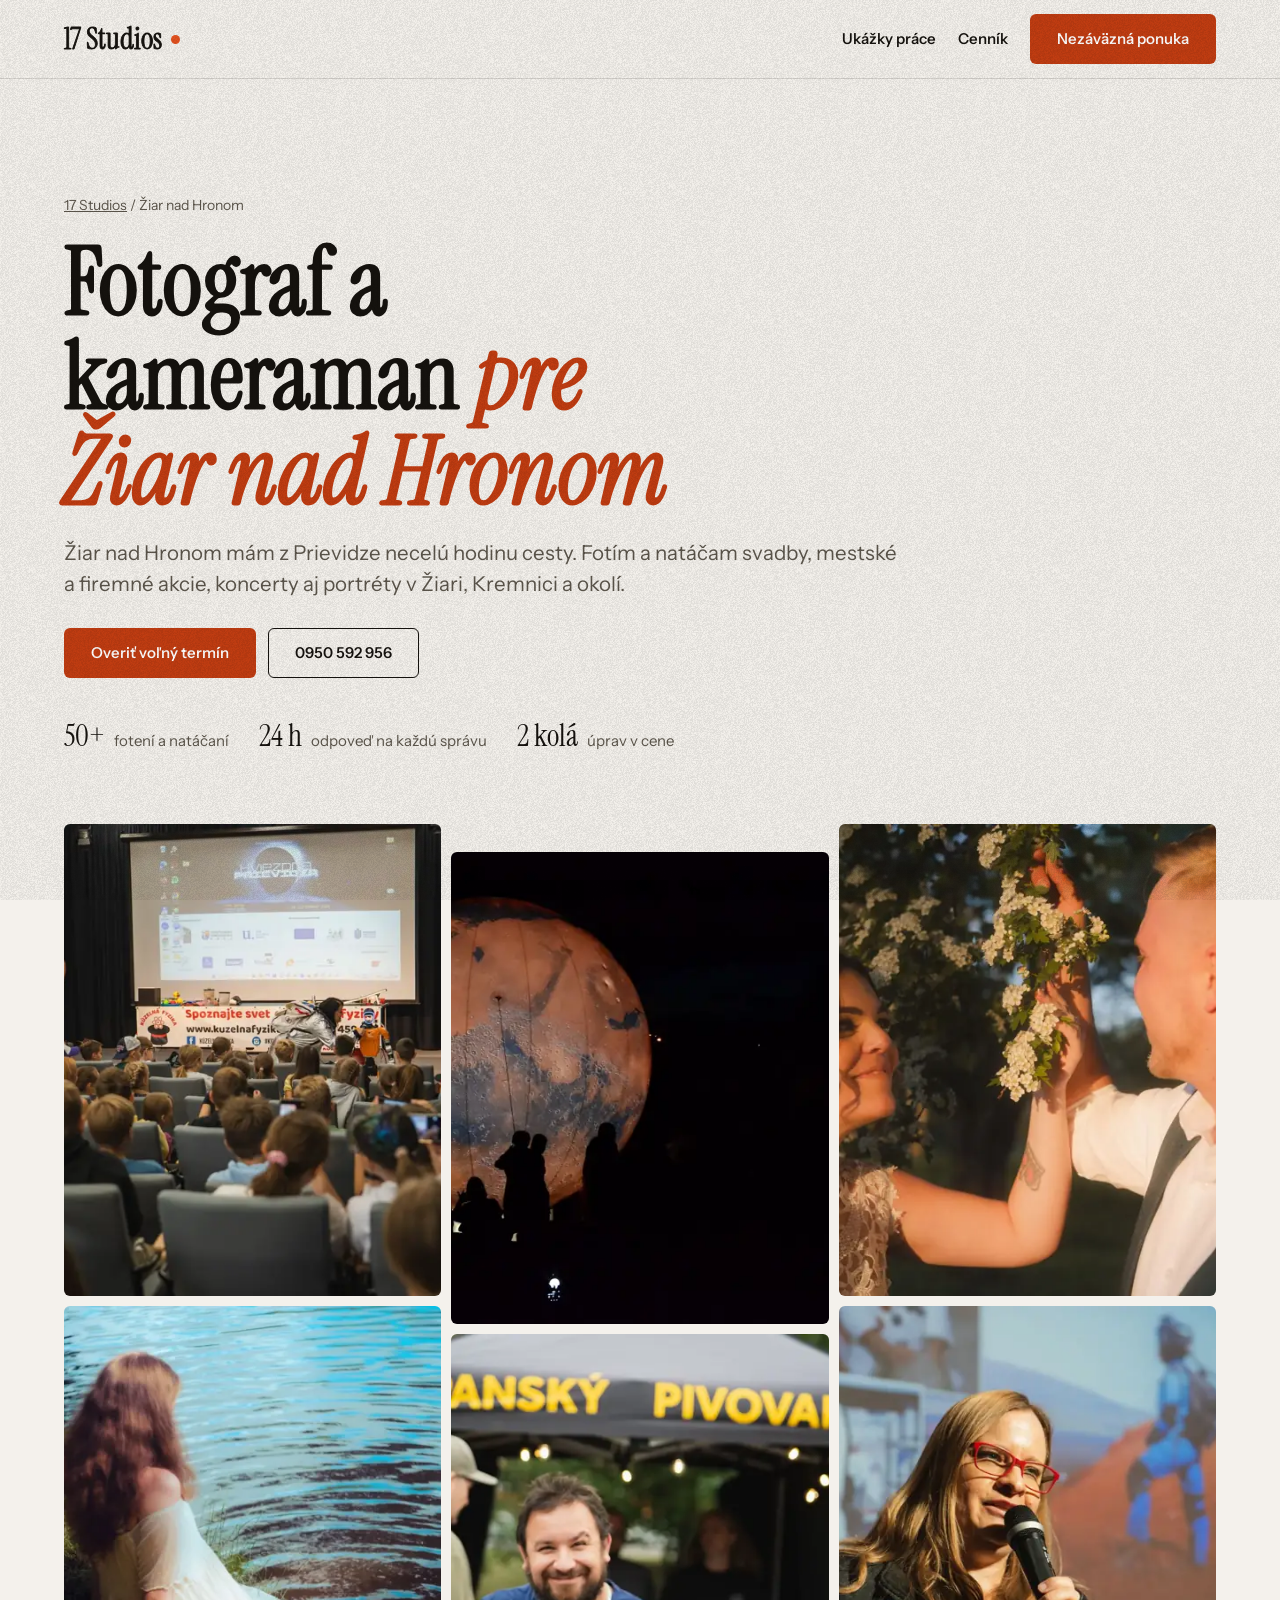
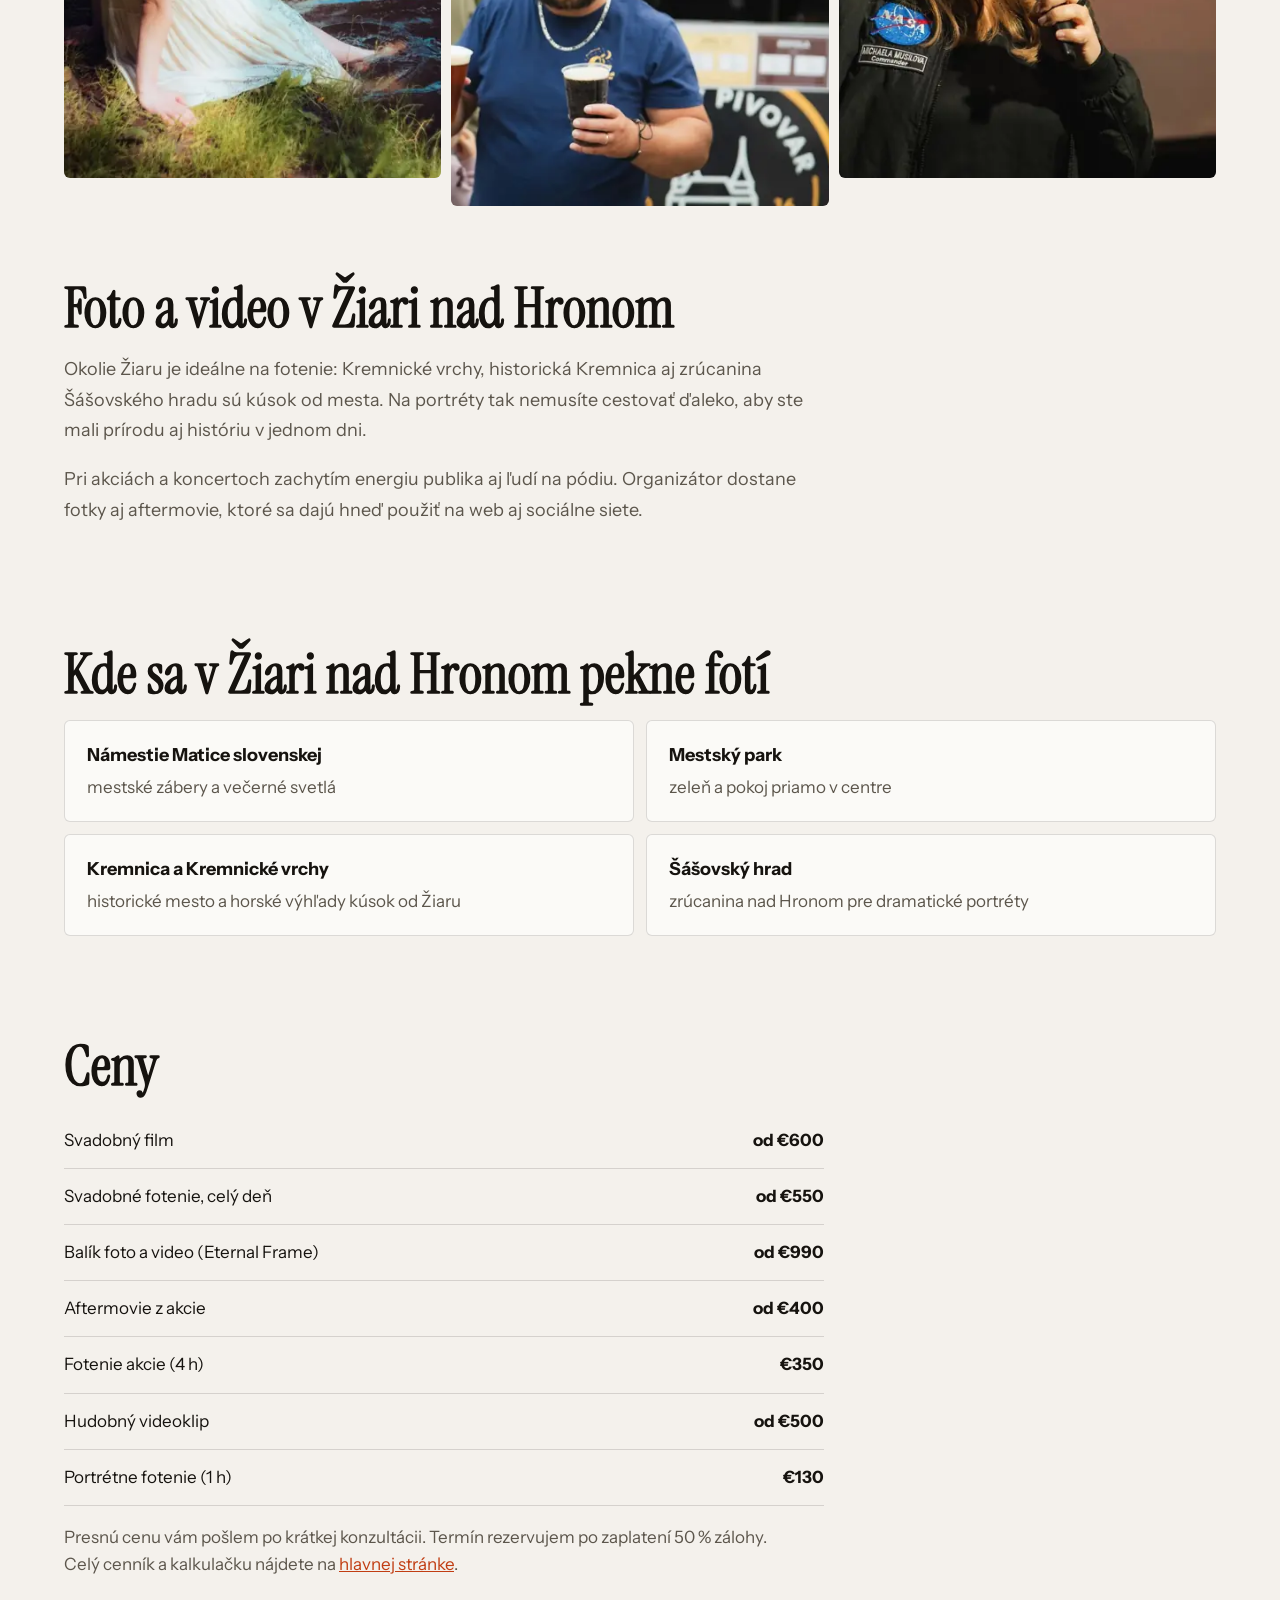
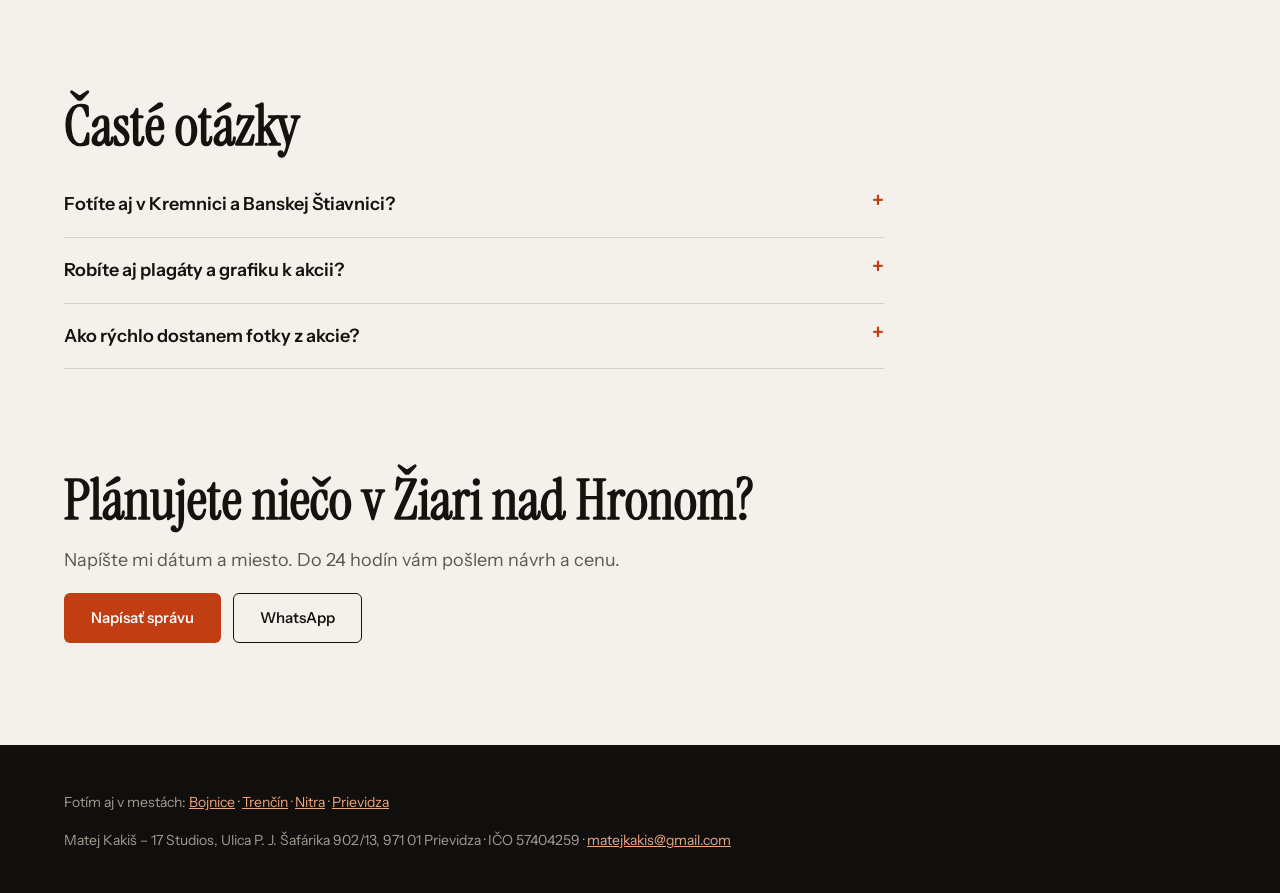
<file: 17STUDIOS.EU/ziar-nad-hronom/index.html>
<!DOCTYPE html>
<html lang="sk">
<head>
    <meta charset="UTF-8">
    <meta name="viewport" content="width=device-width, initial-scale=1.0">
    <title>Fotograf a kameraman Žiar nad Hronom | 17 Studios</title>
    <meta name="description" content="Fotograf a kameraman pre Žiar nad Hronom, Kremnicu a okolie. Svadby, eventy, koncerty, portréty a hudobné klipy. Odpoveď do 24 hodín.">
    <link rel="canonical" href="https://17studios.eu/ziar-nad-hronom/">
    <meta property="og:type" content="website">
    <meta property="og:url" content="https://17studios.eu/ziar-nad-hronom/">
    <meta property="og:title" content="Fotograf a kameraman Žiar nad Hronom | 17 Studios">
    <meta property="og:description" content="Fotograf a kameraman pre Žiar nad Hronom, Kremnicu a okolie. Svadby, eventy, koncerty, portréty a hudobné klipy. Odpoveď do 24 hodín.">
    <meta property="og:image" content="https://17studios.eu/og-image.jpg">
    <meta property="og:locale" content="sk_SK">
    <meta name="twitter:card" content="summary_large_image">
    <link rel="icon" href="../favicon.svg" type="image/svg+xml">
    <link rel="icon" href="../favicon-32.png" sizes="32x32" type="image/png">
    <link rel="apple-touch-icon" href="../apple-touch-icon.png">
    <meta name="theme-color" content="#16130F">
    <link rel="preload" href="../assets/fonts/instrument-serif-latin-400-normal.woff2" as="font" type="font/woff2" crossorigin>
    <script>(function(){var t;try{t=localStorage.getItem('theme')}catch(e){}if(t!=='light'&&t!=='dark')t=window.matchMedia&&matchMedia('(prefers-color-scheme: dark)').matches?'dark':'light';document.documentElement.setAttribute('data-theme',t)})()</script>
<link rel="stylesheet" href="../style.css">
    <link rel="stylesheet" href="../v3.css">
    <script type="application/ld+json">
{
 "@context": "https://schema.org",
 "@graph": [
  {
   "@type": "Service",
   "@id": "https://17studios.eu/ziar-nad-hronom/#service",
   "name": "Fotograf a kameraman Žiar nad Hronom",
   "serviceType": "Fotografia a video",
   "provider": {
    "@id": "https://17studios.eu/#business"
   },
   "areaServed": {
    "@type": "City",
    "name": "Žiar nad Hronom"
   },
   "url": "https://17studios.eu/ziar-nad-hronom/",
   "description": "Fotograf a kameraman pre Žiar nad Hronom, Kremnicu a okolie. Svadby, eventy, koncerty, portréty a hudobné klipy. Odpoveď do 24 hodín.",
   "offers": {
    "@type": "AggregateOffer",
    "priceCurrency": "EUR",
    "lowPrice": 130,
    "highPrice": 1000
   }
  },
  {
   "@type": "BreadcrumbList",
   "itemListElement": [
    {
     "@type": "ListItem",
     "position": 1,
     "name": "17 Studios",
     "item": "https://17studios.eu/"
    },
    {
     "@type": "ListItem",
     "position": 2,
     "name": "Žiar nad Hronom",
     "item": "https://17studios.eu/ziar-nad-hronom/"
    }
   ]
  },
  {
   "@type": "FAQPage",
   "mainEntity": [
    {
     "@type": "Question",
     "name": "Fotíte aj v Kremnici a Banskej Štiavnici?",
     "acceptedAnswer": {
      "@type": "Answer",
      "text": "Áno, celý región aj zvyšok Slovenska. Ak bude treba účtovať cestovné, uvidíte ho vopred v ponuke."
     }
    },
    {
     "@type": "Question",
     "name": "Robíte aj plagáty a grafiku k akcii?",
     "acceptedAnswer": {
      "@type": "Answer",
      "text": "Áno. Pre festival Hviezdna Prievidza som pripravil logo, plagáty aj program a potom som ho celý deň fotil. Rovnako to viem pripraviť aj pre vašu akciu."
     }
    },
    {
     "@type": "Question",
     "name": "Ako rýchlo dostanem fotky z akcie?",
     "acceptedAnswer": {
      "@type": "Answer",
      "text": "Fotky aj aftermovie z akcie do 14 dní. Dve kolá úprav sú v cene."
     }
    }
   ]
  }
 ]
}
    </script>
</head>
<body class="city-page">
<header class="city-nav">
    <a class="logo" href="../">17 Studios <span class="rec" aria-hidden="true"></span></a>
    <nav aria-label="Hlavné menu">
        <a href="../#kategorie">Ukážky práce</a>
        <a href="../#services">Cenník</a>
        <a class="btn btn-primary" href="../#contact">Nezáväzná ponuka</a>
    </nav>
</header>
<main>
    <section class="city-hero">
        <nav class="city-crumbs" aria-label="Omrvinková navigácia"><a href="../">17 Studios</a> <span aria-hidden="true">/</span> Žiar nad Hronom</nav>
        <h1 class="city-h">Fotograf a kameraman <em>pre Žiar nad Hronom</em></h1>
        <p class="city-lead">Žiar nad Hronom mám z Prievidze necelú hodinu cesty. Fotím a natáčam svadby, mestské a firemné akcie, koncerty aj portréty v Žiari, Kremnici a okolí.</p>
        <div class="city-ctas">
            <a class="btn btn-primary" href="../#contact">Overiť voľný termín</a>
            <a class="btn btn-ghost" href="tel:+421950592956">0950 592 956</a>
        </div>
        <ul class="city-proof">
            <li><b>50+</b> fotení a natáčaní</li>
            <li><b>24 h</b> odpoveď na každú správu</li>
            <li><b>2 kolá</b> úprav v cene</li>
        </ul>
    </section>

    <section class="city-grid" aria-label="Ukážky práce">
            <figure class="city-ph"><img src="../thumbs/eventy_2.webp" alt="Ukážka práce 17 Studios" loading="lazy" decoding="async"></figure>
            <figure class="city-ph"><img src="../thumbs/hp_7.webp" alt="Ukážka práce 17 Studios" loading="lazy" decoding="async"></figure>
            <figure class="city-ph"><img src="../thumbs/svadby_5.webp" alt="Ukážka práce 17 Studios" loading="lazy" decoding="async"></figure>
            <figure class="city-ph"><img src="../thumbs/portrety_5.webp" alt="Ukážka práce 17 Studios" loading="lazy" decoding="async"></figure>
            <figure class="city-ph"><img src="../thumbs/eventy_4.webp" alt="Ukážka práce 17 Studios" loading="lazy" decoding="async"></figure>
            <figure class="city-ph"><img src="../thumbs/hp_14.webp" alt="Ukážka práce 17 Studios" loading="lazy" decoding="async"></figure>
    </section>

    <section class="city-text">
        <h2 class="city-h">Foto a video v Žiari nad Hronom</h2>
        <p>Okolie Žiaru je ideálne na fotenie: Kremnické vrchy, historická Kremnica aj zrúcanina Šášovského hradu sú kúsok od mesta. Na portréty tak nemusíte cestovať ďaleko, aby ste mali prírodu aj históriu v jednom dni.</p>
        <p>Pri akciách a koncertoch zachytím energiu publika aj ľudí na pódiu. Organizátor dostane fotky aj aftermovie, ktoré sa dajú hneď použiť na web aj sociálne siete.</p>
    </section>

    <section class="city-spots">
        <h2 class="city-h">Kde sa v Žiari nad Hronom pekne fotí</h2>
        <ul>
            <li><strong>Námestie Matice slovenskej</strong><span>mestské zábery a večerné svetlá</span></li>
            <li><strong>Mestský park</strong><span>zeleň a pokoj priamo v centre</span></li>
            <li><strong>Kremnica a Kremnické vrchy</strong><span>historické mesto a horské výhľady kúsok od Žiaru</span></li>
            <li><strong>Šášovský hrad</strong><span>zrúcanina nad Hronom pre dramatické portréty</span></li>
        </ul>
    </section>

    <section class="city-prices">
        <h2 class="city-h">Ceny</h2>
        <ul class="city-price-list">
            <li><span>Svadobný film</span><span>od €600</span></li>
            <li><span>Svadobné fotenie, celý deň</span><span>od €550</span></li>
            <li><span>Balík foto a video (Eternal Frame)</span><span>od €990</span></li>
            <li><span>Aftermovie z akcie</span><span>od €400</span></li>
            <li><span>Fotenie akcie (4 h)</span><span>€350</span></li>
            <li><span>Hudobný videoklip</span><span>od €500</span></li>
            <li><span>Portrétne fotenie (1 h)</span><span>€130</span></li>
        </ul>
        <p class="city-note">Presnú cenu vám pošlem po krátkej konzultácii. Termín rezervujem po zaplatení 50 % zálohy. Celý cenník a kalkulačku nájdete na <a href="../#services">hlavnej stránke</a>.</p>
    </section>

    <section class="city-faq">
        <h2 class="city-h">Časté otázky</h2>
        <details class="city-q"><summary>Fotíte aj v Kremnici a Banskej Štiavnici?</summary><p>Áno, celý región aj zvyšok Slovenska. Ak bude treba účtovať cestovné, uvidíte ho vopred v ponuke.</p></details>
        <details class="city-q"><summary>Robíte aj plagáty a grafiku k akcii?</summary><p>Áno. Pre festival Hviezdna Prievidza som pripravil logo, plagáty aj program a potom som ho celý deň fotil. Rovnako to viem pripraviť aj pre vašu akciu.</p></details>
        <details class="city-q"><summary>Ako rýchlo dostanem fotky z akcie?</summary><p>Fotky aj aftermovie z akcie do 14 dní. Dve kolá úprav sú v cene.</p></details>
    </section>

    <section class="city-cta">
        <h2 class="city-h">Plánujete niečo v Žiari nad Hronom?</h2>
        <p>Napíšte mi dátum a miesto. Do 24 hodín vám pošlem návrh a cenu.</p>
        <div class="city-ctas">
            <a class="btn btn-primary" href="../#contact">Napísať správu</a>
            <a class="btn btn-ghost" href="https://wa.me/421950592956?text=Dobr%C3%BD%20de%C5%88%2C%20p%C3%AD%C5%A1em%20z%20webu%2017studios.eu%2C%20ide%20o%20akciu%20v%20%C5%BDiari%20nad%20Hronom." target="_blank" rel="noopener">WhatsApp</a>
        </div>
    </section>
</main>
<footer class="city-foot">
    <p>Fotím aj v mestách: <a href="../bojnice/">Bojnice</a> · <a href="../trencin/">Trenčín</a> · <a href="../nitra/">Nitra</a> · <a href="../">Prievidza</a></p>
    <address>Matej Kakiš – 17 Studios, Ulica P. J. Šafárika 902/13, 971 01 Prievidza · IČO 57404259 · <a href="mailto:matejkakis@gmail.com">matejkakis@gmail.com</a></address>
</footer>
</body>
</html>
</file>
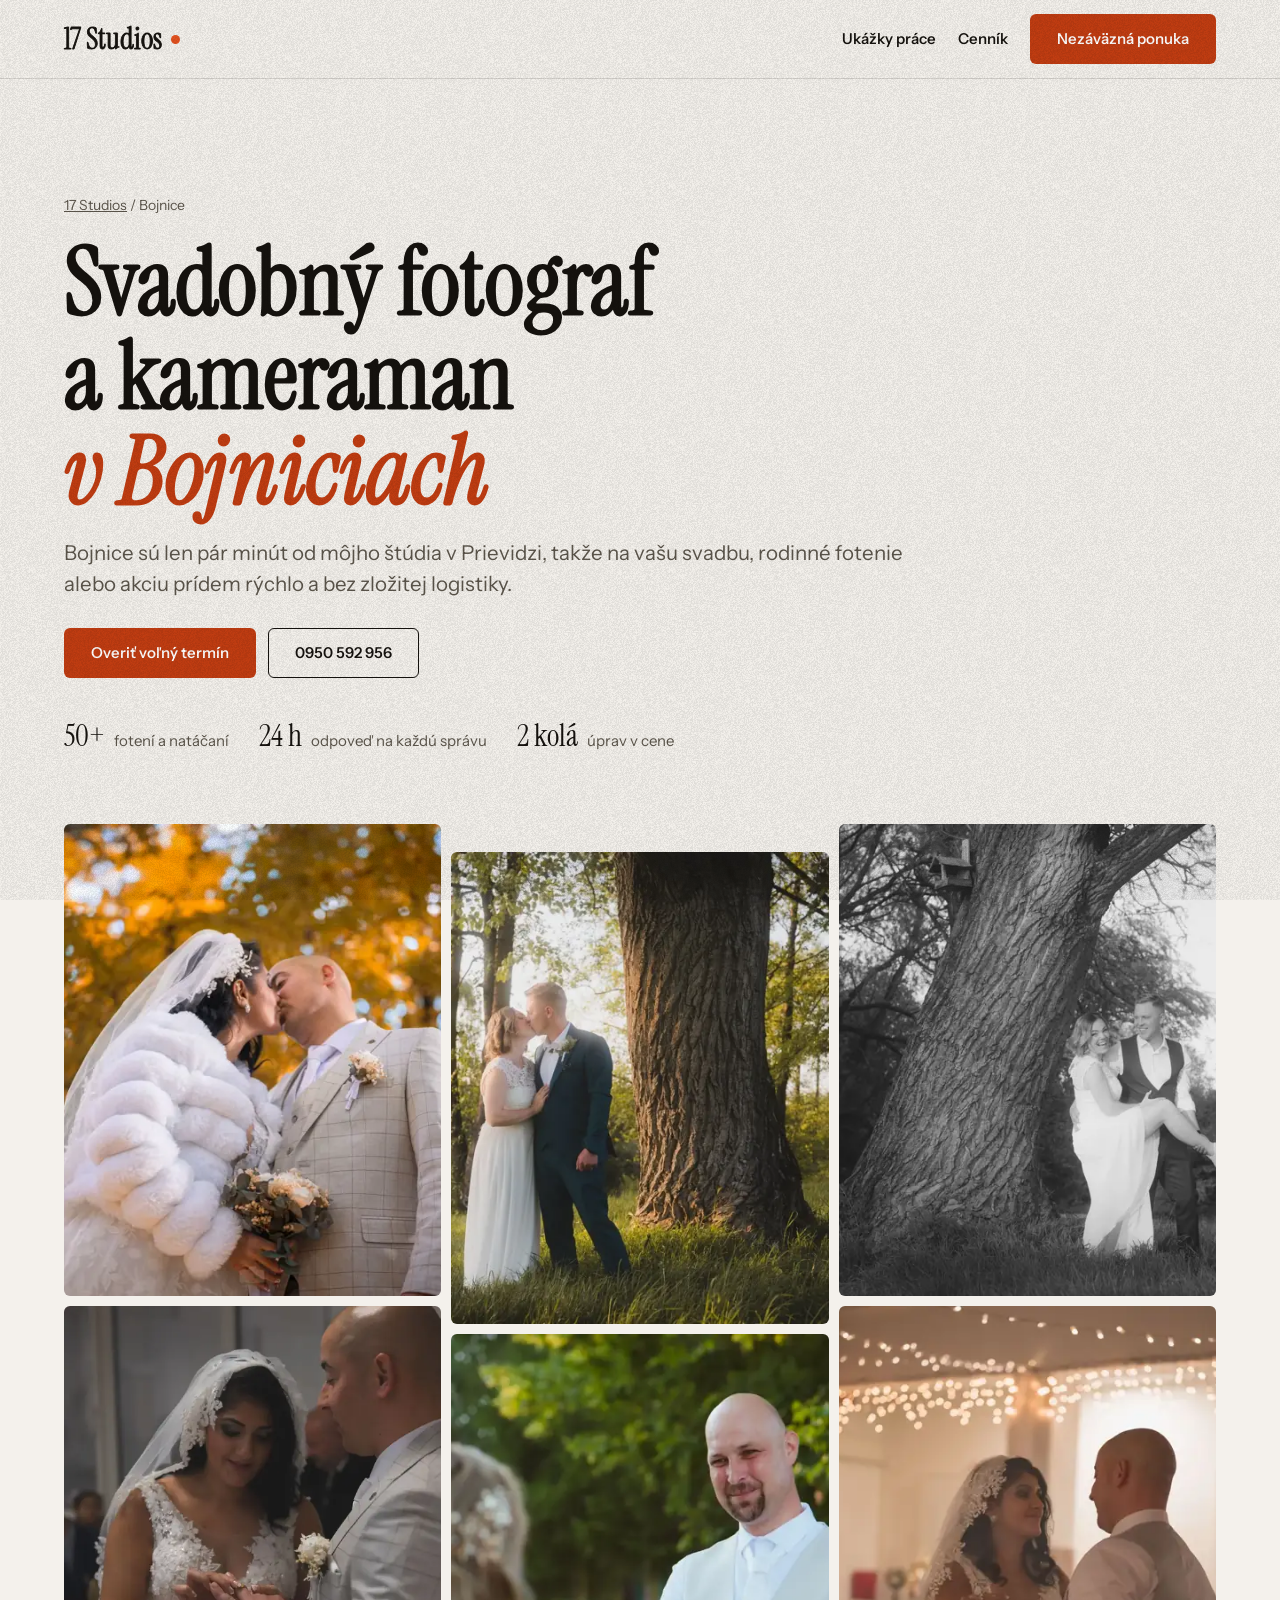
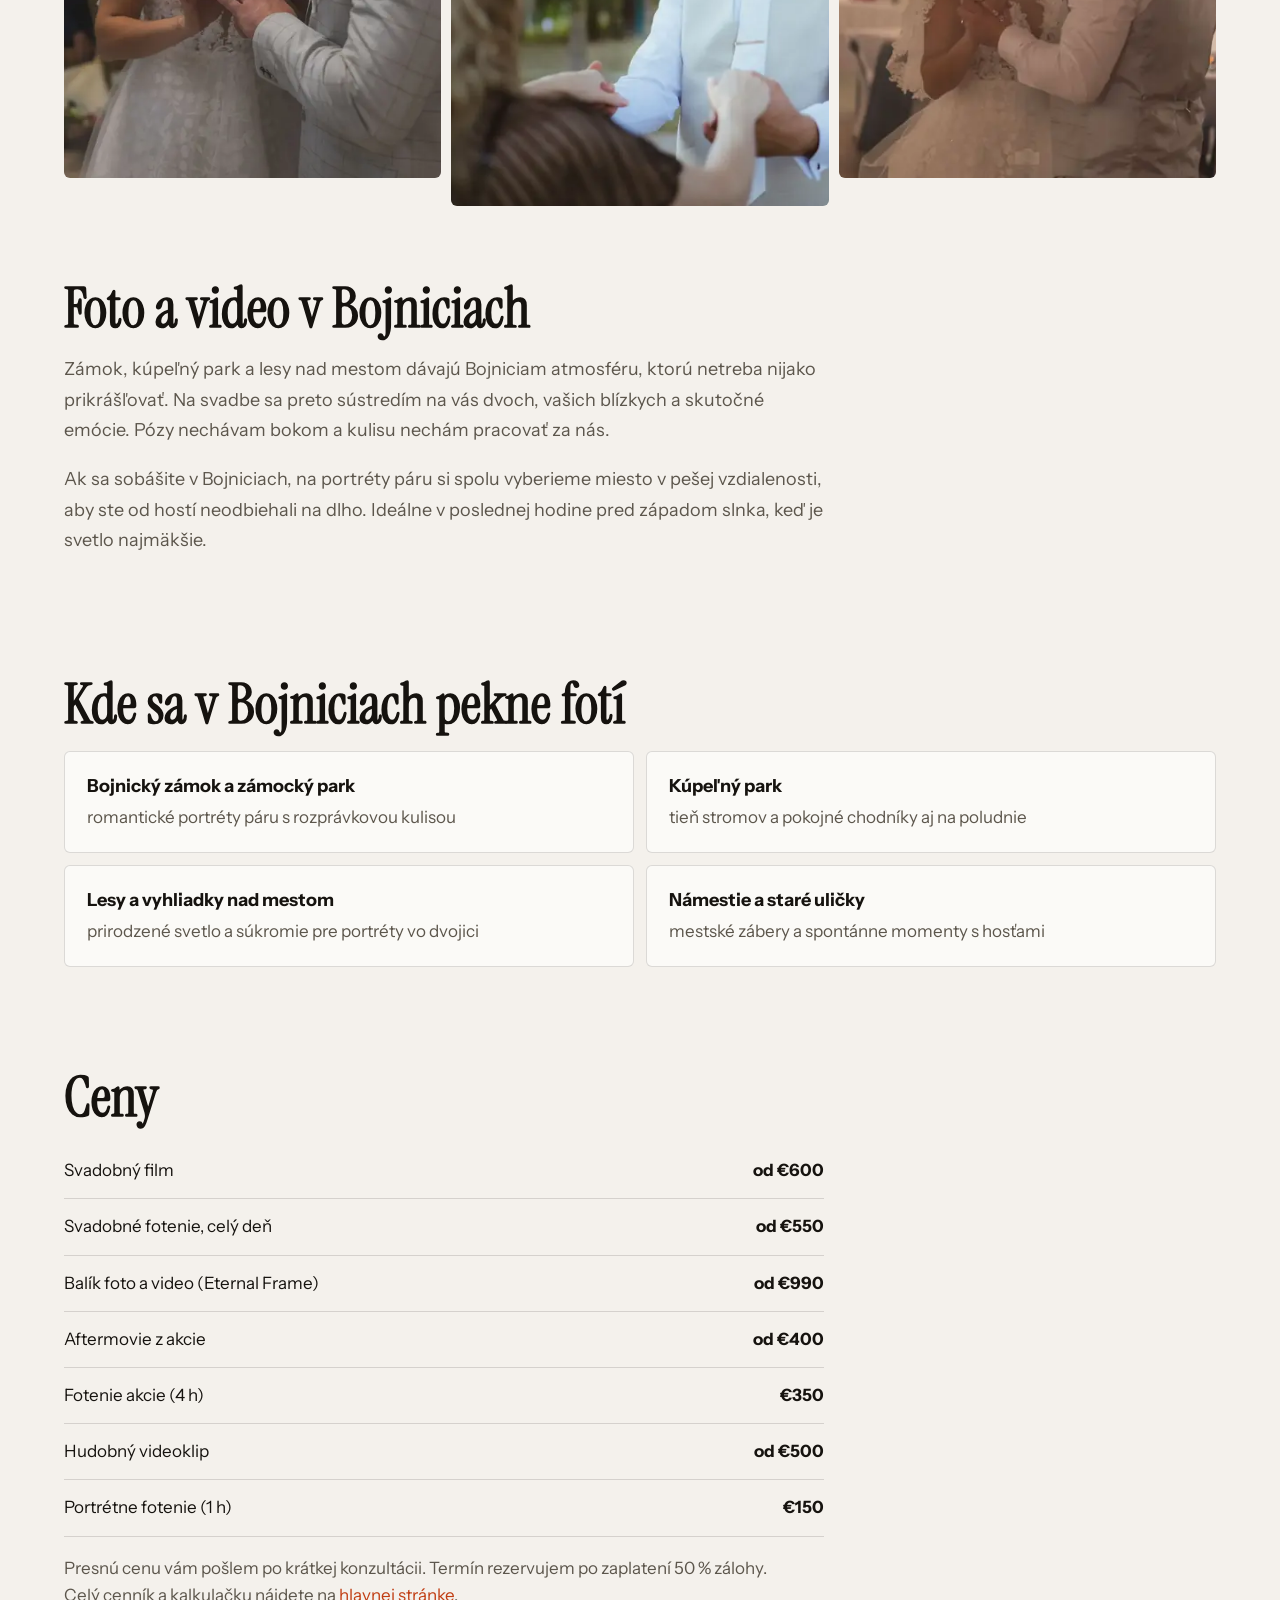
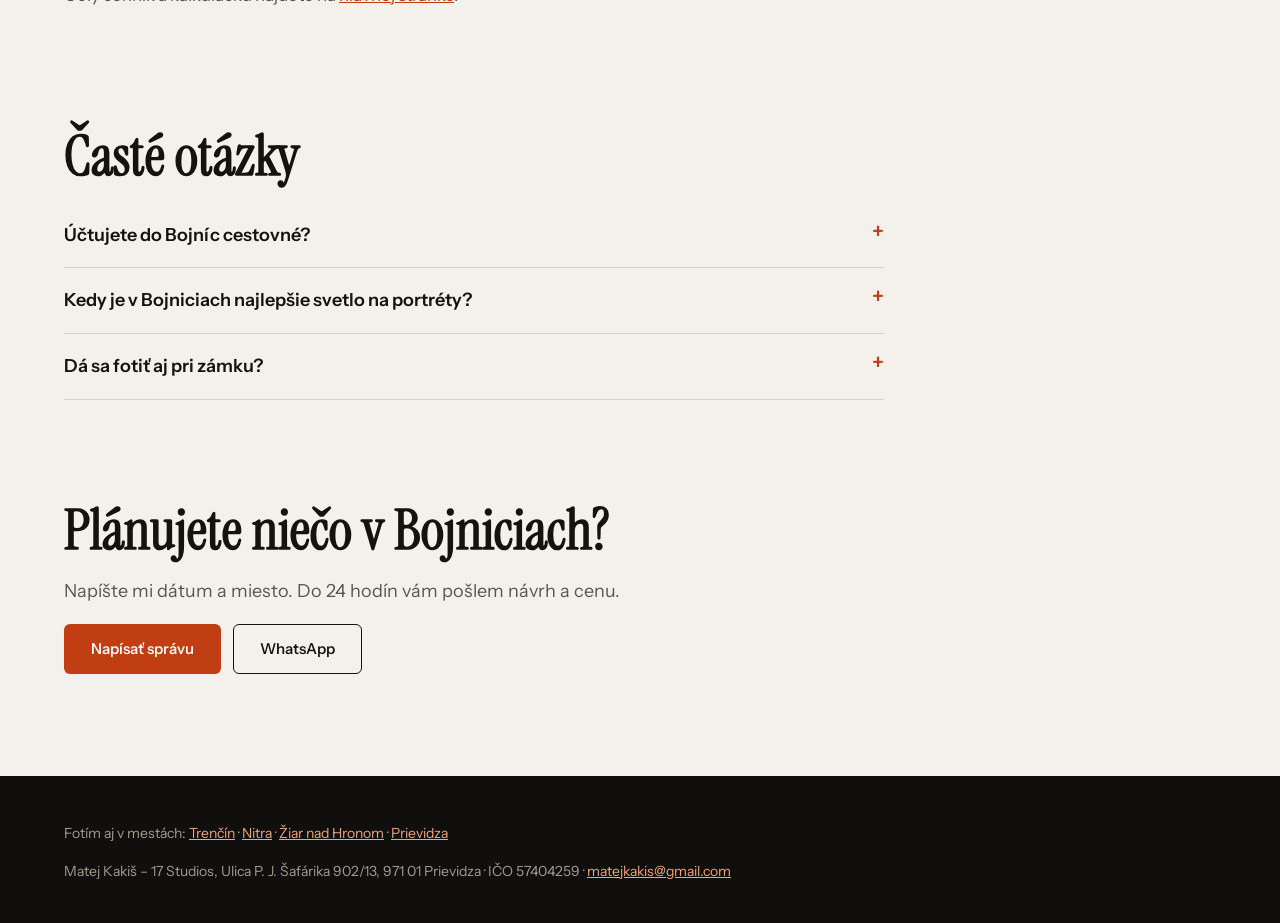
<file: 17STUDIOS.EU/web/bojnice/index.html>
<!DOCTYPE html>
<html lang="sk">
<head>
    <meta charset="UTF-8">
    <meta name="viewport" content="width=device-width, initial-scale=1.0">
    <title>Svadobný fotograf a kameraman Bojnice | 17 Studios</title>
    <meta name="description" content="Svadobný fotograf a kameraman pre Bojnice a okolie. Svadby pri zámku, v kúpeľnom parku aj v okolitých lesoch. Fotky aj film od €550, odpoveď do 24 hodín.">
    <link rel="canonical" href="https://17studios.eu/bojnice/">
    <meta property="og:type" content="website">
    <meta property="og:url" content="https://17studios.eu/bojnice/">
    <meta property="og:title" content="Svadobný fotograf a kameraman Bojnice | 17 Studios">
    <meta property="og:description" content="Svadobný fotograf a kameraman pre Bojnice a okolie. Svadby pri zámku, v kúpeľnom parku aj v okolitých lesoch. Fotky aj film od €550, odpoveď do 24 hodín.">
    <meta property="og:image" content="https://17studios.eu/og-image.jpg">
    <meta property="og:locale" content="sk_SK">
    <meta name="twitter:card" content="summary_large_image">
    <link rel="icon" href="../favicon.svg" type="image/svg+xml">
    <link rel="icon" href="../favicon-32.png" sizes="32x32" type="image/png">
    <link rel="apple-touch-icon" href="../apple-touch-icon.png">
    <meta name="theme-color" content="#16130F">
    <link rel="preload" href="../assets/fonts/instrument-serif-latin-400-normal.woff2" as="font" type="font/woff2" crossorigin>
    <link rel="stylesheet" href="../style.css">
    <link rel="stylesheet" href="../v3.css">
    <script type="application/ld+json">
{
 "@context": "https://schema.org",
 "@graph": [
  {
   "@type": "Service",
   "@id": "https://17studios.eu/bojnice/#service",
   "name": "Svadobný fotograf a kameraman Bojnice",
   "serviceType": "Fotografia a video",
   "provider": {
    "@id": "https://17studios.eu/#business"
   },
   "areaServed": {
    "@type": "City",
    "name": "Bojnice"
   },
   "url": "https://17studios.eu/bojnice/",
   "description": "Svadobný fotograf a kameraman pre Bojnice a okolie. Svadby pri zámku, v kúpeľnom parku aj v okolitých lesoch. Fotky aj film od €550, odpoveď do 24 hodín.",
   "offers": {
    "@type": "AggregateOffer",
    "priceCurrency": "EUR",
    "lowPrice": 150,
    "highPrice": 1000
   }
  },
  {
   "@type": "BreadcrumbList",
   "itemListElement": [
    {
     "@type": "ListItem",
     "position": 1,
     "name": "17 Studios",
     "item": "https://17studios.eu/"
    },
    {
     "@type": "ListItem",
     "position": 2,
     "name": "Bojnice",
     "item": "https://17studios.eu/bojnice/"
    }
   ]
  },
  {
   "@type": "FAQPage",
   "mainEntity": [
    {
     "@type": "Question",
     "name": "Účtujete do Bojníc cestovné?",
     "acceptedAnswer": {
      "@type": "Answer",
      "text": "Bojnice sú hneď vedľa Prievidze, kde mám štúdio. Ak by pri väčšej zákazke bolo treba počítať s cestovným, uvidíte ho vopred v ponuke."
     }
    },
    {
     "@type": "Question",
     "name": "Kedy je v Bojniciach najlepšie svetlo na portréty?",
     "acceptedAnswer": {
      "@type": "Answer",
      "text": "V poslednej hodine pred západom slnka. Presný čas pre váš dátum vám pošlem spolu s ponukou, aby ste ho mohli zapracovať do harmonogramu."
     }
    },
    {
     "@type": "Question",
     "name": "Dá sa fotiť aj pri zámku?",
     "acceptedAnswer": {
      "@type": "Answer",
      "text": "Pri zámku a v zámockom parku sa fotí často. Ak by si konkrétne miesto vyžadovalo povolenie, preveríme to spolu vopred."
     }
    }
   ]
  }
 ]
}
    </script>
</head>
<body class="city-page">
<header class="city-nav">
    <a class="logo" href="../">17 Studios <span class="rec" aria-hidden="true"></span></a>
    <nav aria-label="Hlavné menu">
        <a href="../#kategorie">Ukážky práce</a>
        <a href="../#services">Cenník</a>
        <a class="btn btn-primary" href="../#contact">Nezáväzná ponuka</a>
    </nav>
</header>
<main>
    <section class="city-hero">
        <nav class="city-crumbs" aria-label="Omrvinková navigácia"><a href="../">17 Studios</a> <span aria-hidden="true">/</span> Bojnice</nav>
        <h1 class="city-h">Svadobný fotograf a kameraman <em>v Bojniciach</em></h1>
        <p class="city-lead">Bojnice sú len pár minút od môjho štúdia v Prievidzi, takže na vašu svadbu, rodinné fotenie alebo akciu prídem rýchlo a bez zložitej logistiky.</p>
        <div class="city-ctas">
            <a class="btn btn-primary" href="../#contact">Overiť voľný termín</a>
            <a class="btn btn-ghost" href="tel:+421950592956">0950 592 956</a>
        </div>
        <ul class="city-proof">
            <li><b>50+</b> fotení a natáčaní</li>
            <li><b>24 h</b> odpoveď na každú správu</li>
            <li><b>2 kolá</b> úprav v cene</li>
        </ul>
    </section>

    <section class="city-grid" aria-label="Ukážky práce">
            <figure class="city-ph"><img src="../thumbs/svadby_h4.webp" alt="Ukážka práce 17 Studios" loading="lazy" decoding="async"></figure>
            <figure class="city-ph"><img src="../thumbs/svadby_6.webp" alt="Ukážka práce 17 Studios" loading="lazy" decoding="async"></figure>
            <figure class="city-ph"><img src="../thumbs/svadby_g5.webp" alt="Ukážka práce 17 Studios" loading="lazy" decoding="async"></figure>
            <figure class="city-ph"><img src="../thumbs/svadby_h5.webp" alt="Ukážka práce 17 Studios" loading="lazy" decoding="async"></figure>
            <figure class="city-ph"><img src="../thumbs/svadby_11.webp" alt="Ukážka práce 17 Studios" loading="lazy" decoding="async"></figure>
            <figure class="city-ph"><img src="../thumbs/svadby_h7.webp" alt="Ukážka práce 17 Studios" loading="lazy" decoding="async"></figure>
    </section>

    <section class="city-text">
        <h2 class="city-h">Foto a video v Bojniciach</h2>
        <p>Zámok, kúpeľný park a lesy nad mestom dávajú Bojniciam atmosféru, ktorú netreba nijako prikrášľovať. Na svadbe sa preto sústredím na vás dvoch, vašich blízkych a skutočné emócie. Pózy nechávam bokom a kulisu nechám pracovať za nás.</p>
        <p>Ak sa sobášite v Bojniciach, na portréty páru si spolu vyberieme miesto v pešej vzdialenosti, aby ste od hostí neodbiehali na dlho. Ideálne v poslednej hodine pred západom slnka, keď je svetlo najmäkšie.</p>
    </section>

    <section class="city-spots">
        <h2 class="city-h">Kde sa v Bojniciach pekne fotí</h2>
        <ul>
            <li><strong>Bojnický zámok a zámocký park</strong><span>romantické portréty páru s rozprávkovou kulisou</span></li>
            <li><strong>Kúpeľný park</strong><span>tieň stromov a pokojné chodníky aj na poludnie</span></li>
            <li><strong>Lesy a vyhliadky nad mestom</strong><span>prirodzené svetlo a súkromie pre portréty vo dvojici</span></li>
            <li><strong>Námestie a staré uličky</strong><span>mestské zábery a spontánne momenty s hosťami</span></li>
        </ul>
    </section>

    <section class="city-prices">
        <h2 class="city-h">Ceny</h2>
        <ul class="city-price-list">
            <li><span>Svadobný film</span><span>od €600</span></li>
            <li><span>Svadobné fotenie, celý deň</span><span>od €550</span></li>
            <li><span>Balík foto a video (Eternal Frame)</span><span>od €990</span></li>
            <li><span>Aftermovie z akcie</span><span>od €400</span></li>
            <li><span>Fotenie akcie (4 h)</span><span>€350</span></li>
            <li><span>Hudobný videoklip</span><span>od €500</span></li>
            <li><span>Portrétne fotenie (1 h)</span><span>€150</span></li>
        </ul>
        <p class="city-note">Presnú cenu vám pošlem po krátkej konzultácii. Termín rezervujem po zaplatení 50 % zálohy. Celý cenník a kalkulačku nájdete na <a href="../#services">hlavnej stránke</a>.</p>
    </section>

    <section class="city-faq">
        <h2 class="city-h">Časté otázky</h2>
        <details class="city-q"><summary>Účtujete do Bojníc cestovné?</summary><p>Bojnice sú hneď vedľa Prievidze, kde mám štúdio. Ak by pri väčšej zákazke bolo treba počítať s cestovným, uvidíte ho vopred v ponuke.</p></details>
        <details class="city-q"><summary>Kedy je v Bojniciach najlepšie svetlo na portréty?</summary><p>V poslednej hodine pred západom slnka. Presný čas pre váš dátum vám pošlem spolu s ponukou, aby ste ho mohli zapracovať do harmonogramu.</p></details>
        <details class="city-q"><summary>Dá sa fotiť aj pri zámku?</summary><p>Pri zámku a v zámockom parku sa fotí často. Ak by si konkrétne miesto vyžadovalo povolenie, preveríme to spolu vopred.</p></details>
    </section>

    <section class="city-cta">
        <h2 class="city-h">Plánujete niečo v Bojniciach?</h2>
        <p>Napíšte mi dátum a miesto. Do 24 hodín vám pošlem návrh a cenu.</p>
        <div class="city-ctas">
            <a class="btn btn-primary" href="../#contact">Napísať správu</a>
            <a class="btn btn-ghost" href="https://wa.me/421950592956?text=Dobr%C3%BD%20de%C5%88%2C%20p%C3%AD%C5%A1em%20z%20webu%2017studios.eu%2C%20ide%20o%20akciu%20v%20Bojniciach." target="_blank" rel="noopener">WhatsApp</a>
        </div>
    </section>
</main>
<footer class="city-foot">
    <p>Fotím aj v mestách: <a href="../trencin/">Trenčín</a> · <a href="../nitra/">Nitra</a> · <a href="../ziar-nad-hronom/">Žiar nad Hronom</a> · <a href="../">Prievidza</a></p>
    <address>Matej Kakiš – 17 Studios, Ulica P. J. Šafárika 902/13, 971 01 Prievidza · IČO 57404259 · <a href="mailto:matejkakis@gmail.com">matejkakis@gmail.com</a></address>
</footer>
</body>
</html>
</file>
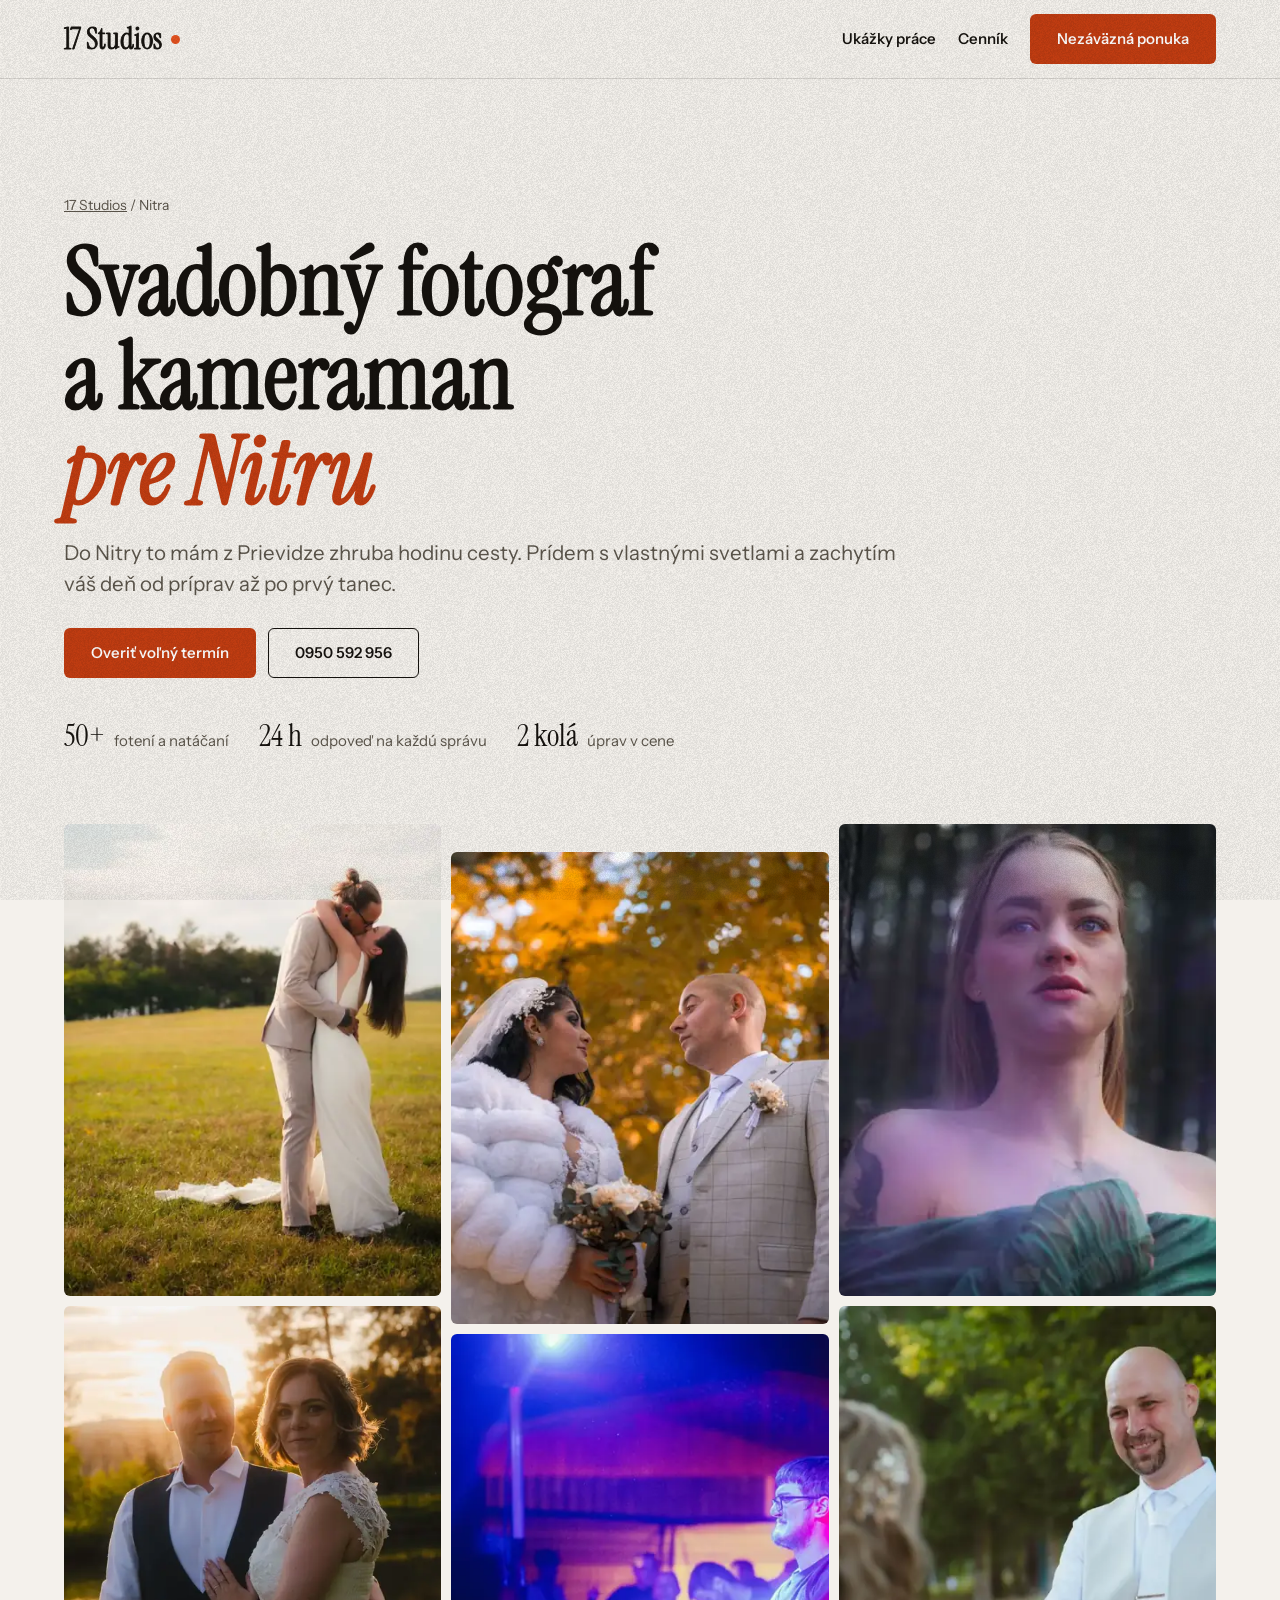
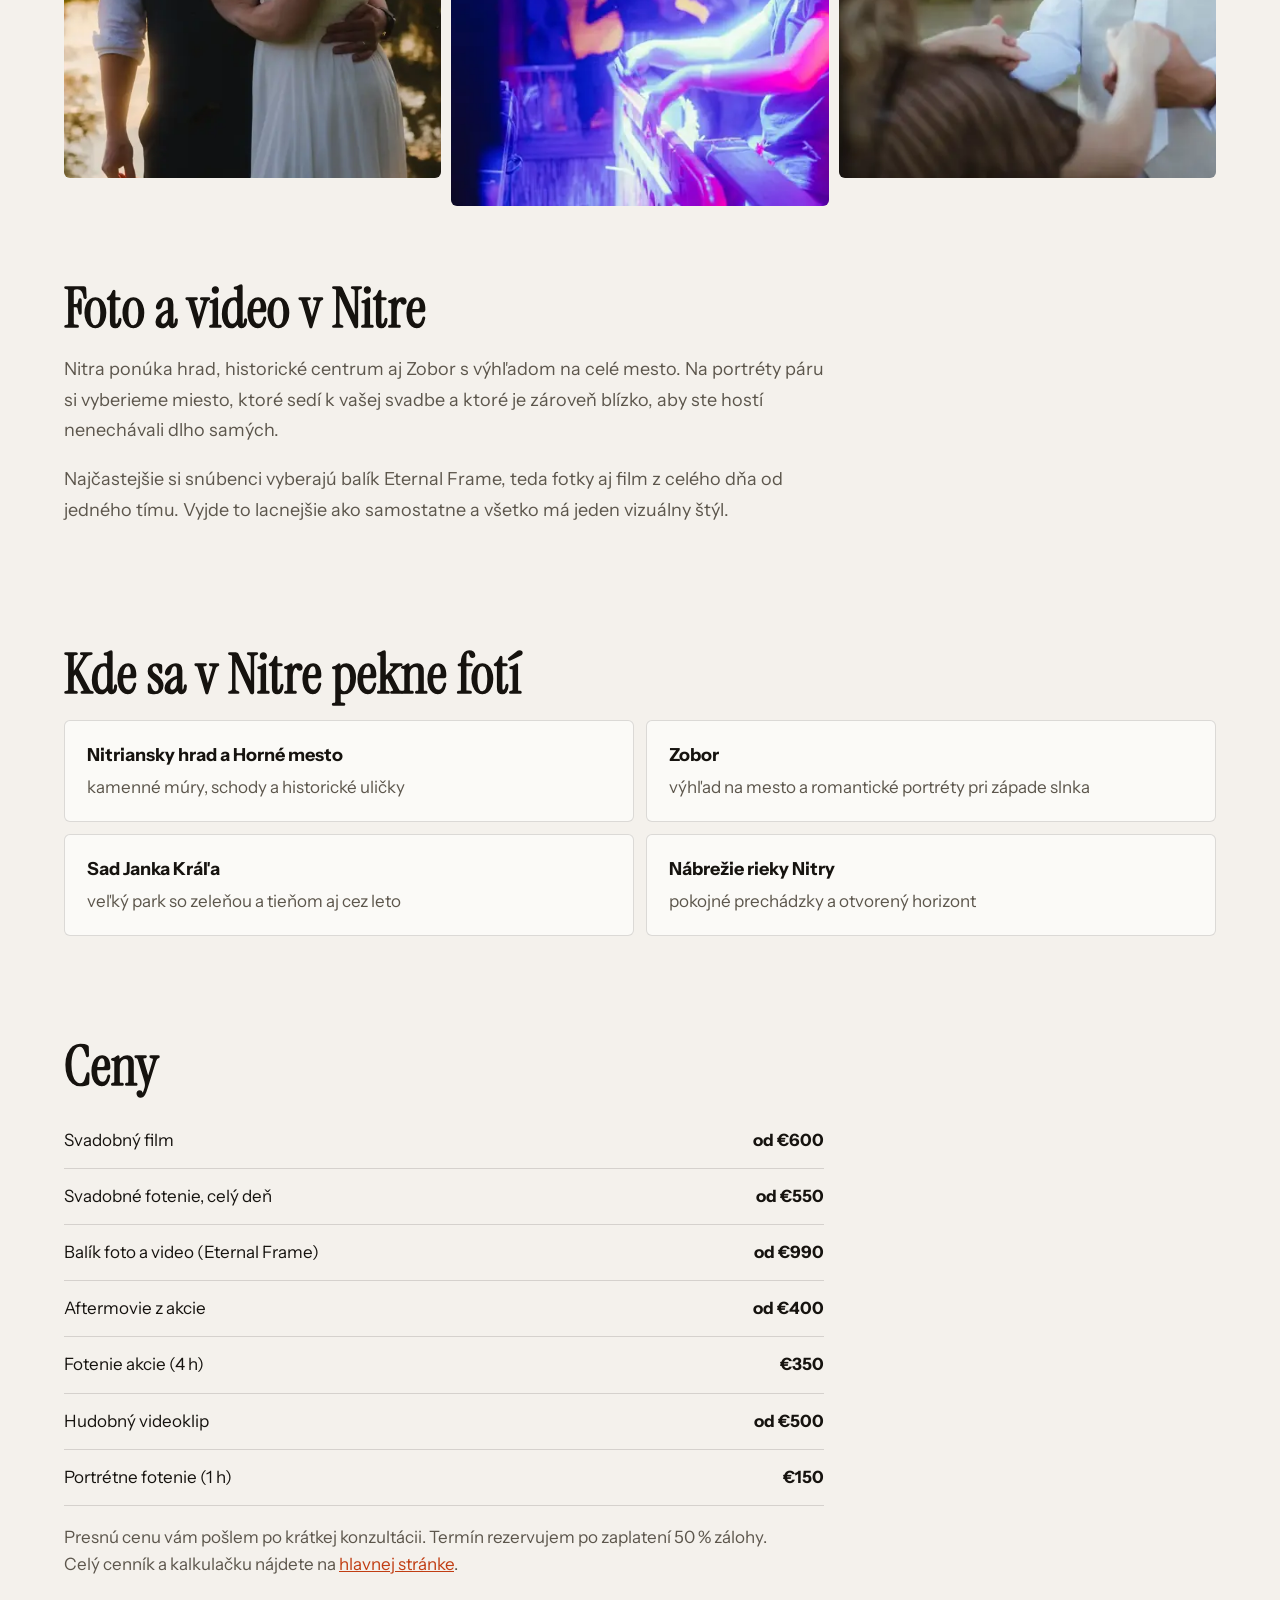
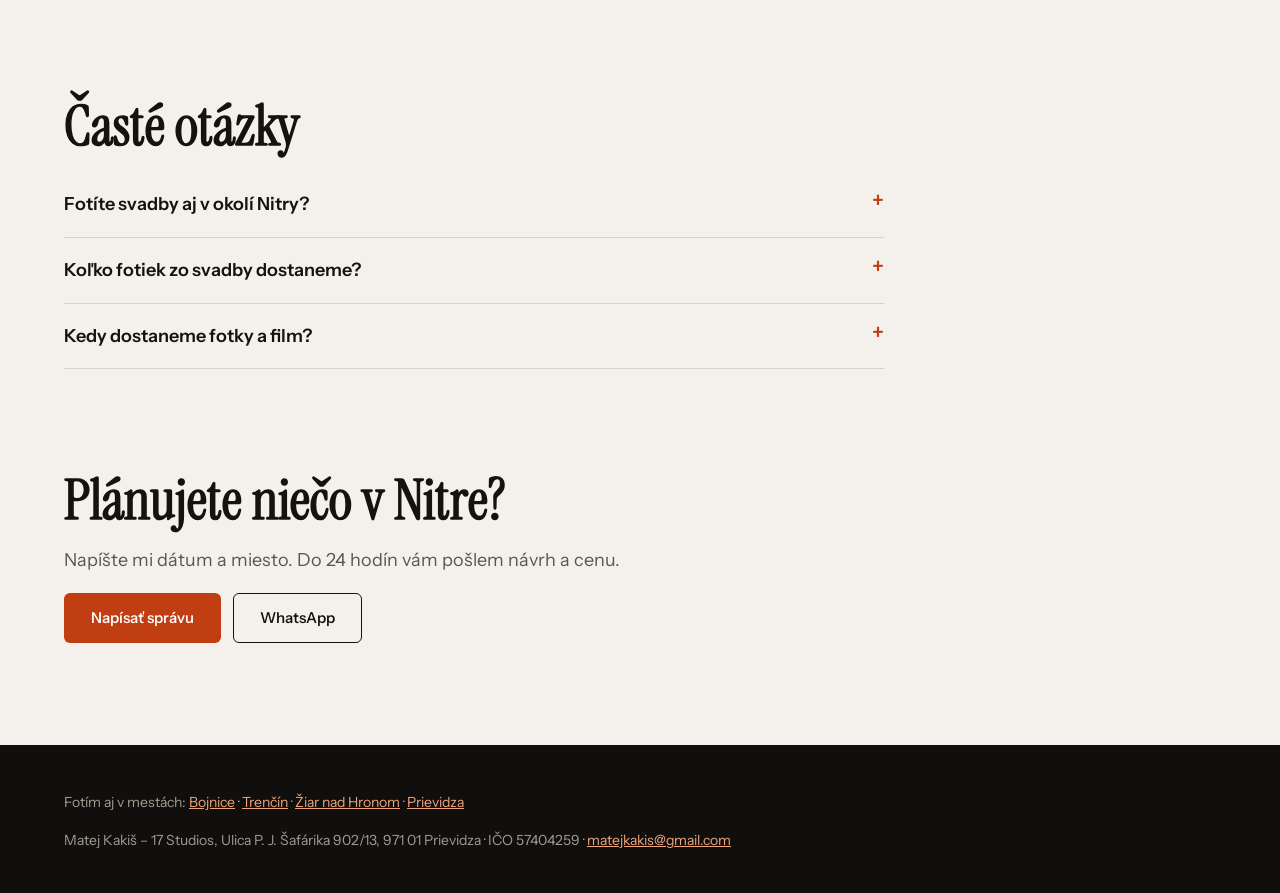
<file: 17STUDIOS.EU/web/nitra/index.html>
<!DOCTYPE html>
<html lang="sk">
<head>
    <meta charset="UTF-8">
    <meta name="viewport" content="width=device-width, initial-scale=1.0">
    <title>Svadobný fotograf a kameraman Nitra | 17 Studios</title>
    <meta name="description" content="Svadobný fotograf a kameraman pre Nitru a okolie. Fotky aj film zo svadby, portréty pod Zoborom a eventy. Balík foto a video od €990.">
    <link rel="canonical" href="https://17studios.eu/nitra/">
    <meta property="og:type" content="website">
    <meta property="og:url" content="https://17studios.eu/nitra/">
    <meta property="og:title" content="Svadobný fotograf a kameraman Nitra | 17 Studios">
    <meta property="og:description" content="Svadobný fotograf a kameraman pre Nitru a okolie. Fotky aj film zo svadby, portréty pod Zoborom a eventy. Balík foto a video od €990.">
    <meta property="og:image" content="https://17studios.eu/og-image.jpg">
    <meta property="og:locale" content="sk_SK">
    <meta name="twitter:card" content="summary_large_image">
    <link rel="icon" href="../favicon.svg" type="image/svg+xml">
    <link rel="icon" href="../favicon-32.png" sizes="32x32" type="image/png">
    <link rel="apple-touch-icon" href="../apple-touch-icon.png">
    <meta name="theme-color" content="#16130F">
    <link rel="preload" href="../assets/fonts/instrument-serif-latin-400-normal.woff2" as="font" type="font/woff2" crossorigin>
    <link rel="stylesheet" href="../style.css">
    <link rel="stylesheet" href="../v3.css">
    <script type="application/ld+json">
{
 "@context": "https://schema.org",
 "@graph": [
  {
   "@type": "Service",
   "@id": "https://17studios.eu/nitra/#service",
   "name": "Svadobný fotograf a kameraman Nitra",
   "serviceType": "Fotografia a video",
   "provider": {
    "@id": "https://17studios.eu/#business"
   },
   "areaServed": {
    "@type": "City",
    "name": "Nitra"
   },
   "url": "https://17studios.eu/nitra/",
   "description": "Svadobný fotograf a kameraman pre Nitru a okolie. Fotky aj film zo svadby, portréty pod Zoborom a eventy. Balík foto a video od €990.",
   "offers": {
    "@type": "AggregateOffer",
    "priceCurrency": "EUR",
    "lowPrice": 150,
    "highPrice": 1000
   }
  },
  {
   "@type": "BreadcrumbList",
   "itemListElement": [
    {
     "@type": "ListItem",
     "position": 1,
     "name": "17 Studios",
     "item": "https://17studios.eu/"
    },
    {
     "@type": "ListItem",
     "position": 2,
     "name": "Nitra",
     "item": "https://17studios.eu/nitra/"
    }
   ]
  },
  {
   "@type": "FAQPage",
   "mainEntity": [
    {
     "@type": "Question",
     "name": "Fotíte svadby aj v okolí Nitry?",
     "acceptedAnswer": {
      "@type": "Answer",
      "text": "Áno, v Nitre aj v obciach okolo. Ak bude treba účtovať cestovné, uvidíte ho vopred v ponuke."
     }
    },
    {
     "@type": "Question",
     "name": "Koľko fotiek zo svadby dostaneme?",
     "acceptedAnswer": {
      "@type": "Answer",
      "text": "Presné číslo vopred nesľubujem, závisí od dĺžky dňa. Dostanete všetky vydarené zábery a každý z nich upravím."
     }
    },
    {
     "@type": "Question",
     "name": "Kedy dostaneme fotky a film?",
     "acceptedAnswer": {
      "@type": "Answer",
      "text": "Svadobné fotky aj film do 14 až 21 dní. Dve kolá úprav sú v cene."
     }
    }
   ]
  }
 ]
}
    </script>
</head>
<body class="city-page">
<header class="city-nav">
    <a class="logo" href="../">17 Studios <span class="rec" aria-hidden="true"></span></a>
    <nav aria-label="Hlavné menu">
        <a href="../#kategorie">Ukážky práce</a>
        <a href="../#services">Cenník</a>
        <a class="btn btn-primary" href="../#contact">Nezáväzná ponuka</a>
    </nav>
</header>
<main>
    <section class="city-hero">
        <nav class="city-crumbs" aria-label="Omrvinková navigácia"><a href="../">17 Studios</a> <span aria-hidden="true">/</span> Nitra</nav>
        <h1 class="city-h">Svadobný fotograf a kameraman <em>pre Nitru</em></h1>
        <p class="city-lead">Do Nitry to mám z Prievidze zhruba hodinu cesty. Prídem s vlastnými svetlami a zachytím váš deň od príprav až po prvý tanec.</p>
        <div class="city-ctas">
            <a class="btn btn-primary" href="../#contact">Overiť voľný termín</a>
            <a class="btn btn-ghost" href="tel:+421950592956">0950 592 956</a>
        </div>
        <ul class="city-proof">
            <li><b>50+</b> fotení a natáčaní</li>
            <li><b>24 h</b> odpoveď na každú správu</li>
            <li><b>2 kolá</b> úprav v cene</li>
        </ul>
    </section>

    <section class="city-grid" aria-label="Ukážky práce">
            <figure class="city-ph"><img src="../thumbs/svadby_3.webp" alt="Ukážka práce 17 Studios" loading="lazy" decoding="async"></figure>
            <figure class="city-ph"><img src="../thumbs/svadby_h3.webp" alt="Ukážka práce 17 Studios" loading="lazy" decoding="async"></figure>
            <figure class="city-ph"><img src="../thumbs/portrety_7.webp" alt="Ukážka práce 17 Studios" loading="lazy" decoding="async"></figure>
            <figure class="city-ph"><img src="../thumbs/svadby_g4.webp" alt="Ukážka práce 17 Studios" loading="lazy" decoding="async"></figure>
            <figure class="city-ph"><img src="../thumbs/eventy_5.webp" alt="Ukážka práce 17 Studios" loading="lazy" decoding="async"></figure>
            <figure class="city-ph"><img src="../thumbs/svadby_12.webp" alt="Ukážka práce 17 Studios" loading="lazy" decoding="async"></figure>
    </section>

    <section class="city-text">
        <h2 class="city-h">Foto a video v Nitre</h2>
        <p>Nitra ponúka hrad, historické centrum aj Zobor s výhľadom na celé mesto. Na portréty páru si vyberieme miesto, ktoré sedí k vašej svadbe a ktoré je zároveň blízko, aby ste hostí nenechávali dlho samých.</p>
        <p>Najčastejšie si snúbenci vyberajú balík Eternal Frame, teda fotky aj film z celého dňa od jedného tímu. Vyjde to lacnejšie ako samostatne a všetko má jeden vizuálny štýl.</p>
    </section>

    <section class="city-spots">
        <h2 class="city-h">Kde sa v Nitre pekne fotí</h2>
        <ul>
            <li><strong>Nitriansky hrad a Horné mesto</strong><span>kamenné múry, schody a historické uličky</span></li>
            <li><strong>Zobor</strong><span>výhľad na mesto a romantické portréty pri západe slnka</span></li>
            <li><strong>Sad Janka Kráľa</strong><span>veľký park so zeleňou a tieňom aj cez leto</span></li>
            <li><strong>Nábrežie rieky Nitry</strong><span>pokojné prechádzky a otvorený horizont</span></li>
        </ul>
    </section>

    <section class="city-prices">
        <h2 class="city-h">Ceny</h2>
        <ul class="city-price-list">
            <li><span>Svadobný film</span><span>od €600</span></li>
            <li><span>Svadobné fotenie, celý deň</span><span>od €550</span></li>
            <li><span>Balík foto a video (Eternal Frame)</span><span>od €990</span></li>
            <li><span>Aftermovie z akcie</span><span>od €400</span></li>
            <li><span>Fotenie akcie (4 h)</span><span>€350</span></li>
            <li><span>Hudobný videoklip</span><span>od €500</span></li>
            <li><span>Portrétne fotenie (1 h)</span><span>€150</span></li>
        </ul>
        <p class="city-note">Presnú cenu vám pošlem po krátkej konzultácii. Termín rezervujem po zaplatení 50 % zálohy. Celý cenník a kalkulačku nájdete na <a href="../#services">hlavnej stránke</a>.</p>
    </section>

    <section class="city-faq">
        <h2 class="city-h">Časté otázky</h2>
        <details class="city-q"><summary>Fotíte svadby aj v okolí Nitry?</summary><p>Áno, v Nitre aj v obciach okolo. Ak bude treba účtovať cestovné, uvidíte ho vopred v ponuke.</p></details>
        <details class="city-q"><summary>Koľko fotiek zo svadby dostaneme?</summary><p>Presné číslo vopred nesľubujem, závisí od dĺžky dňa. Dostanete všetky vydarené zábery a každý z nich upravím.</p></details>
        <details class="city-q"><summary>Kedy dostaneme fotky a film?</summary><p>Svadobné fotky aj film do 14 až 21 dní. Dve kolá úprav sú v cene.</p></details>
    </section>

    <section class="city-cta">
        <h2 class="city-h">Plánujete niečo v Nitre?</h2>
        <p>Napíšte mi dátum a miesto. Do 24 hodín vám pošlem návrh a cenu.</p>
        <div class="city-ctas">
            <a class="btn btn-primary" href="../#contact">Napísať správu</a>
            <a class="btn btn-ghost" href="https://wa.me/421950592956?text=Dobr%C3%BD%20de%C5%88%2C%20p%C3%AD%C5%A1em%20z%20webu%2017studios.eu%2C%20ide%20o%20akciu%20v%20Nitre." target="_blank" rel="noopener">WhatsApp</a>
        </div>
    </section>
</main>
<footer class="city-foot">
    <p>Fotím aj v mestách: <a href="../bojnice/">Bojnice</a> · <a href="../trencin/">Trenčín</a> · <a href="../ziar-nad-hronom/">Žiar nad Hronom</a> · <a href="../">Prievidza</a></p>
    <address>Matej Kakiš – 17 Studios, Ulica P. J. Šafárika 902/13, 971 01 Prievidza · IČO 57404259 · <a href="mailto:matejkakis@gmail.com">matejkakis@gmail.com</a></address>
</footer>
</body>
</html>
</file>
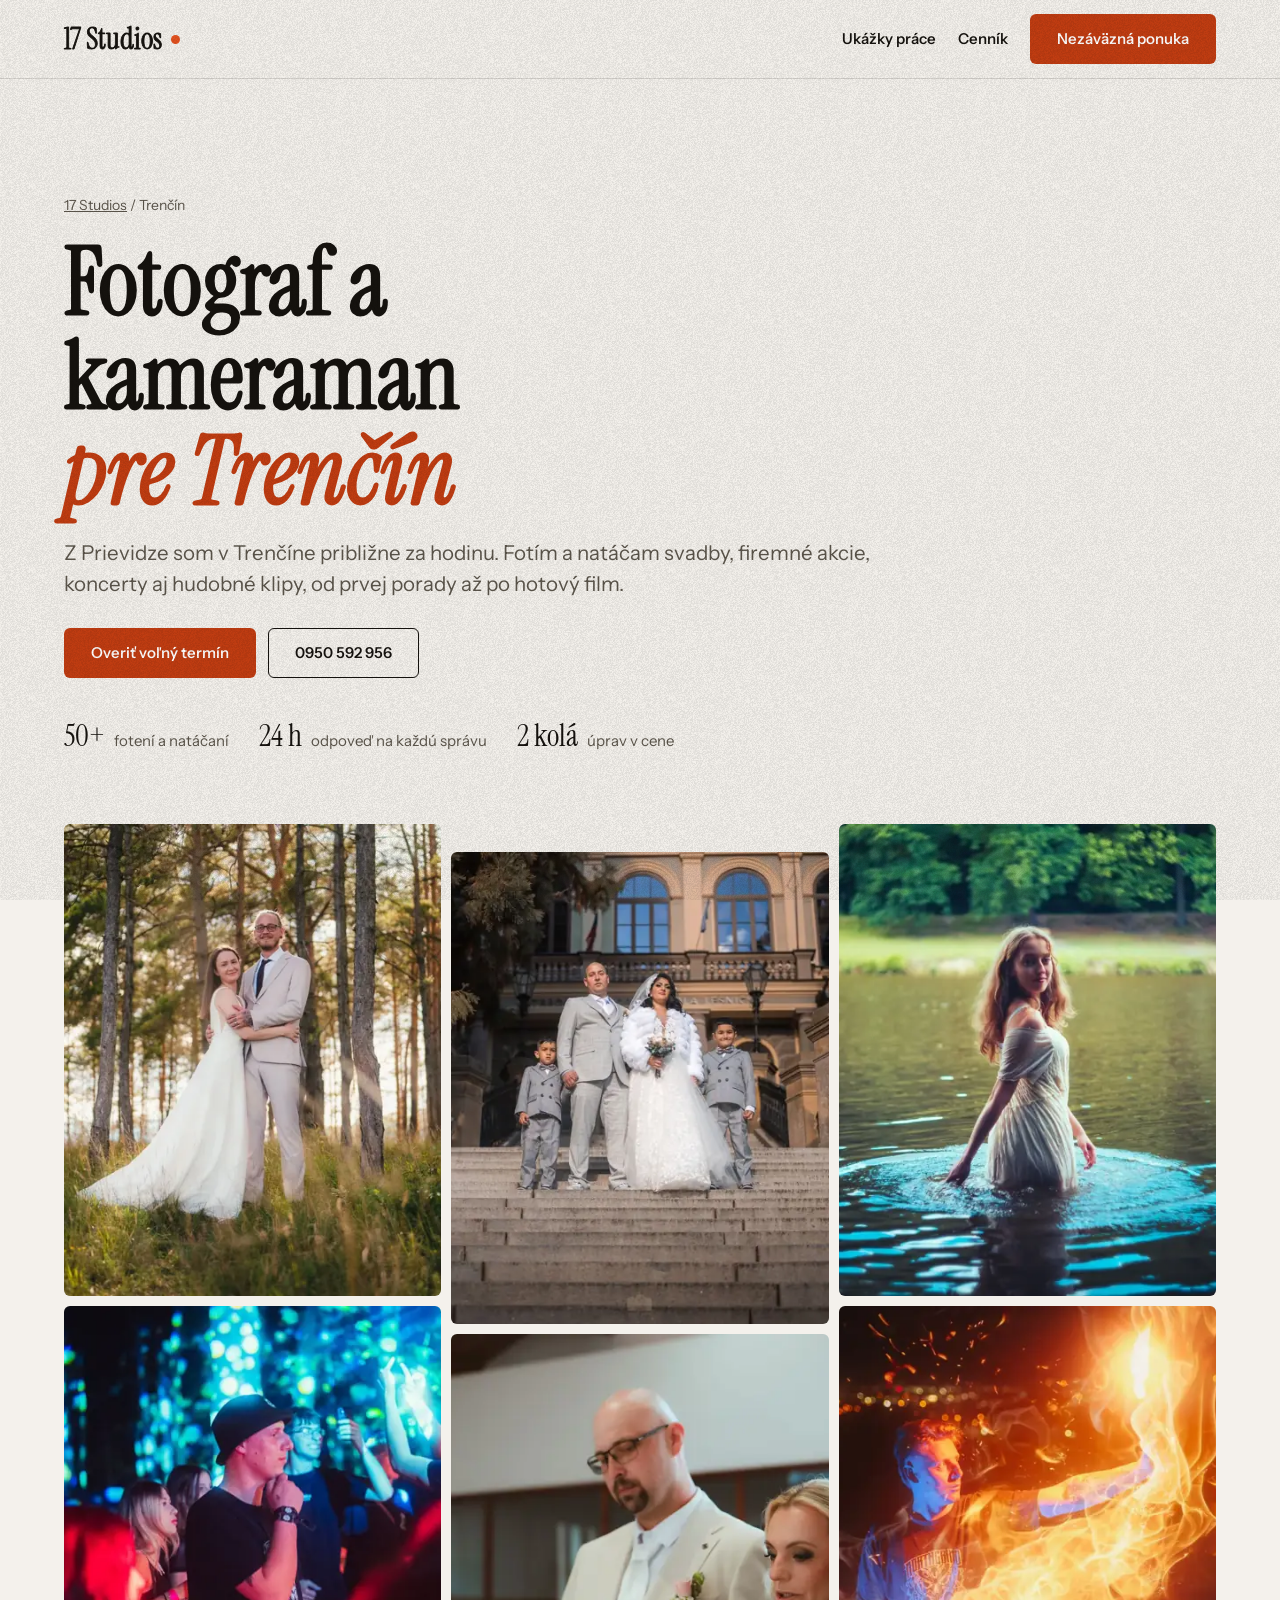
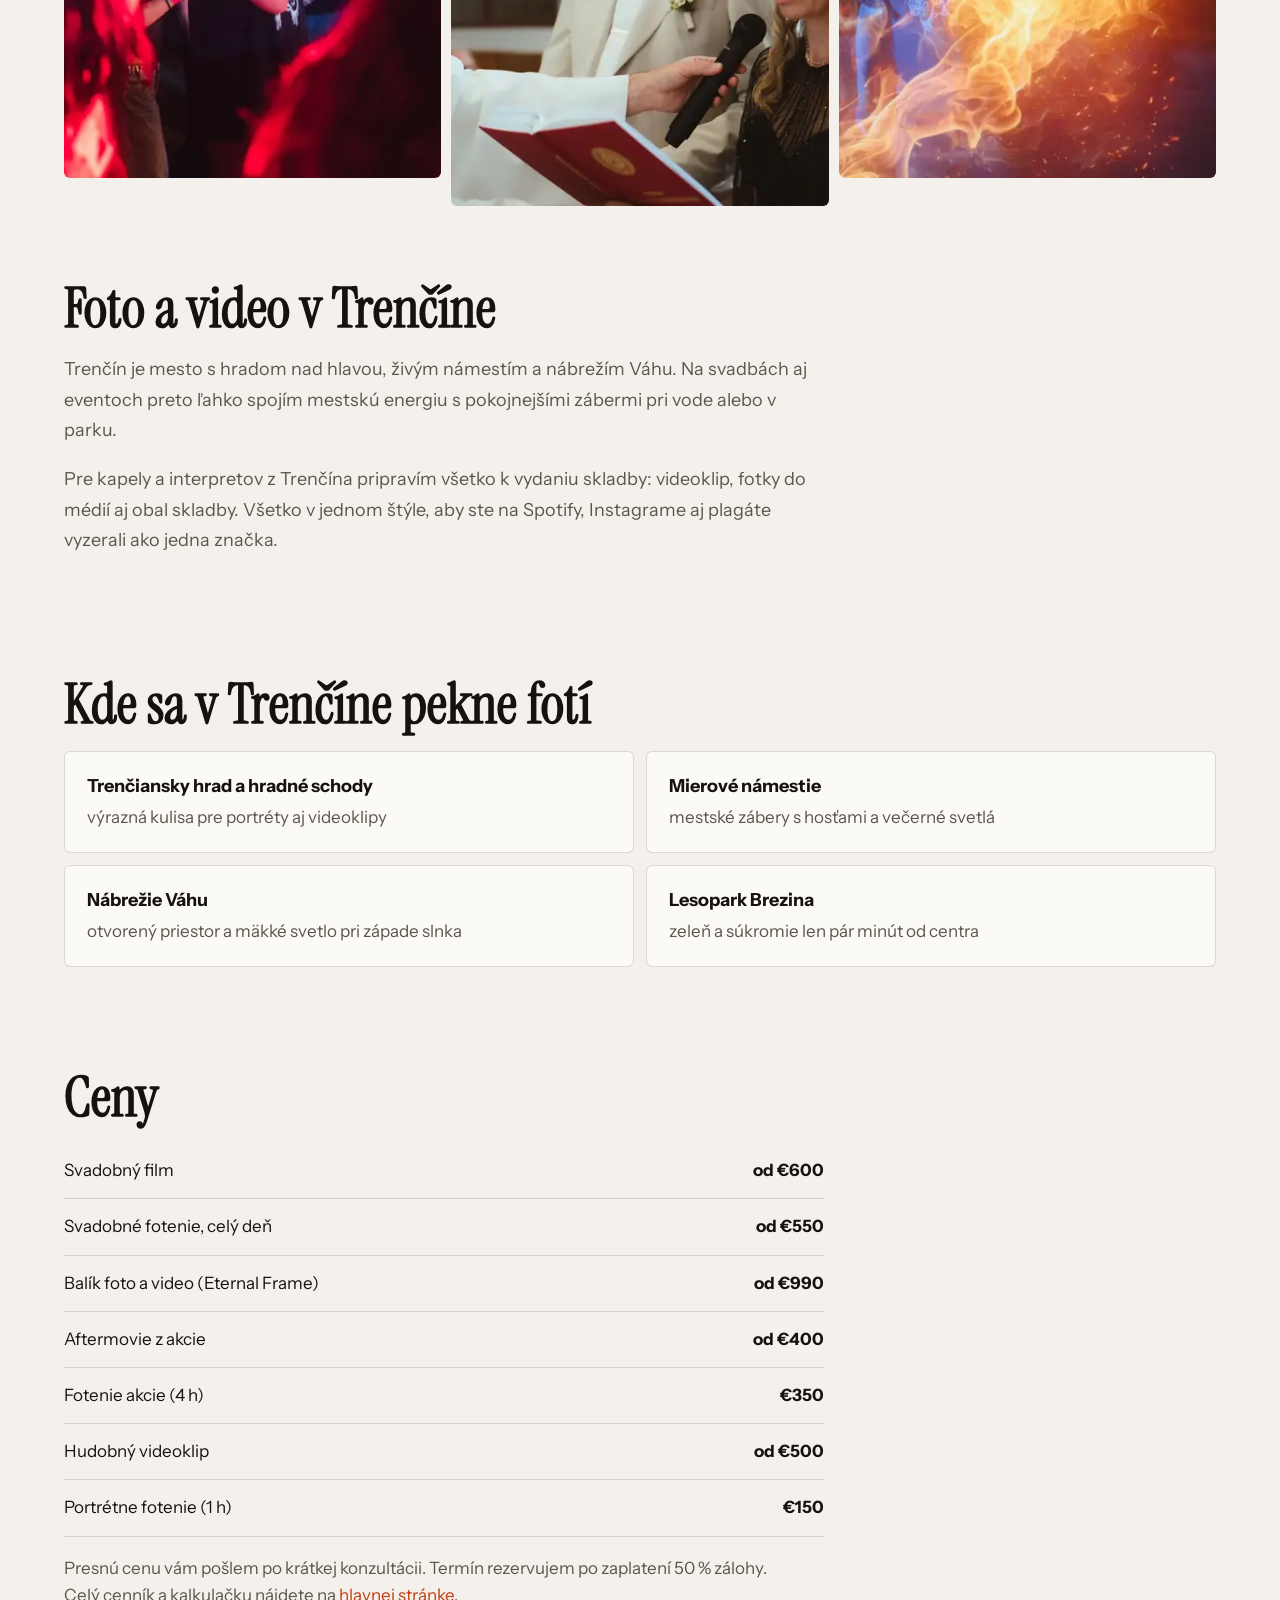
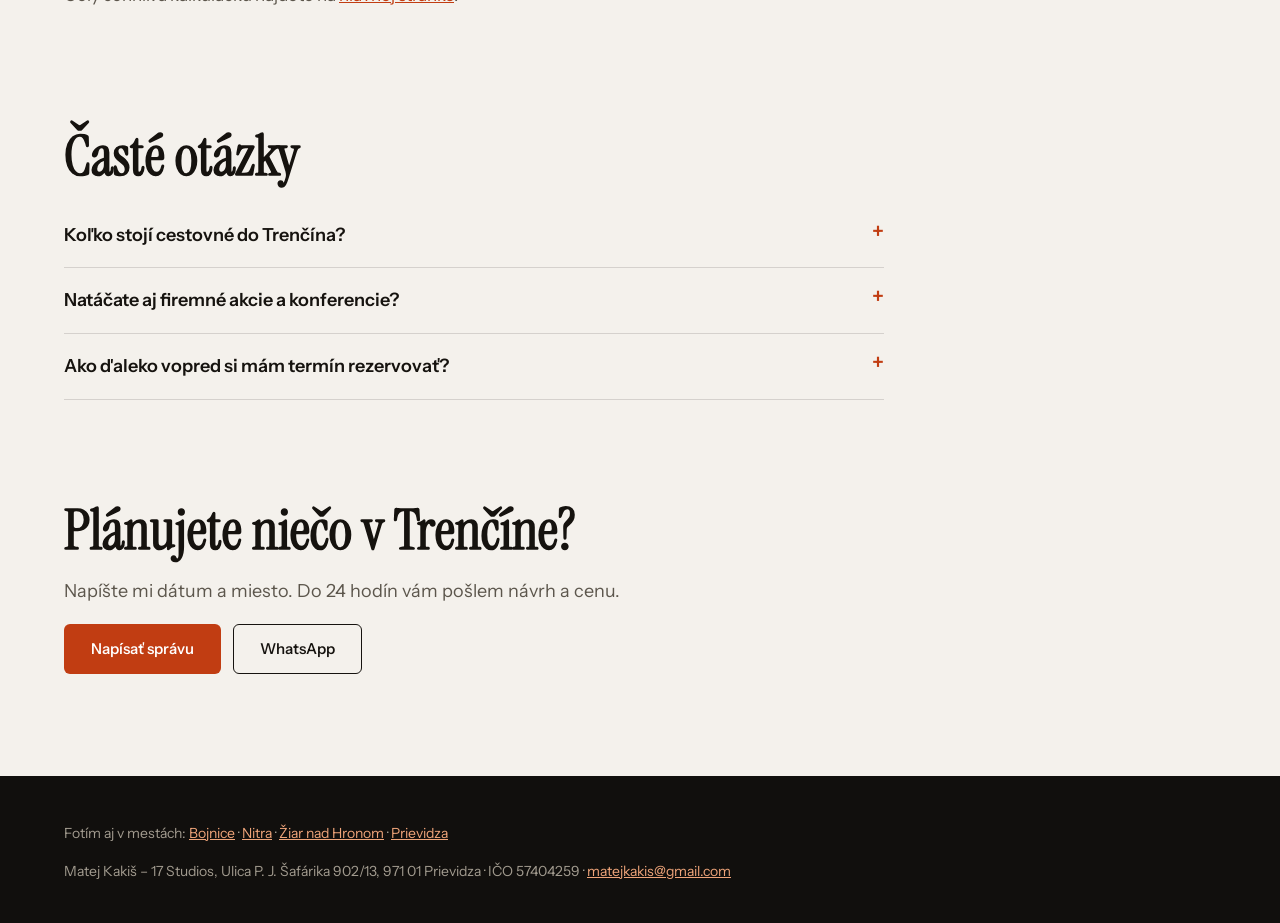
<file: 17STUDIOS.EU/web/trencin/index.html>
<!DOCTYPE html>
<html lang="sk">
<head>
    <meta charset="UTF-8">
    <meta name="viewport" content="width=device-width, initial-scale=1.0">
    <title>Svadobný fotograf a kameraman Trenčín | 17 Studios</title>
    <meta name="description" content="Fotograf a kameraman pre Trenčín a okolie. Svadby, eventy, koncerty a hudobné klipy pod Trenčianskym hradom. Fotky aj film, odpoveď do 24 hodín.">
    <link rel="canonical" href="https://17studios.eu/trencin/">
    <meta property="og:type" content="website">
    <meta property="og:url" content="https://17studios.eu/trencin/">
    <meta property="og:title" content="Svadobný fotograf a kameraman Trenčín | 17 Studios">
    <meta property="og:description" content="Fotograf a kameraman pre Trenčín a okolie. Svadby, eventy, koncerty a hudobné klipy pod Trenčianskym hradom. Fotky aj film, odpoveď do 24 hodín.">
    <meta property="og:image" content="https://17studios.eu/og-image.jpg">
    <meta property="og:locale" content="sk_SK">
    <meta name="twitter:card" content="summary_large_image">
    <link rel="icon" href="../favicon.svg" type="image/svg+xml">
    <link rel="icon" href="../favicon-32.png" sizes="32x32" type="image/png">
    <link rel="apple-touch-icon" href="../apple-touch-icon.png">
    <meta name="theme-color" content="#16130F">
    <link rel="preload" href="../assets/fonts/instrument-serif-latin-400-normal.woff2" as="font" type="font/woff2" crossorigin>
    <link rel="stylesheet" href="../style.css">
    <link rel="stylesheet" href="../v3.css">
    <script type="application/ld+json">
{
 "@context": "https://schema.org",
 "@graph": [
  {
   "@type": "Service",
   "@id": "https://17studios.eu/trencin/#service",
   "name": "Svadobný fotograf a kameraman Trenčín",
   "serviceType": "Fotografia a video",
   "provider": {
    "@id": "https://17studios.eu/#business"
   },
   "areaServed": {
    "@type": "City",
    "name": "Trenčín"
   },
   "url": "https://17studios.eu/trencin/",
   "description": "Fotograf a kameraman pre Trenčín a okolie. Svadby, eventy, koncerty a hudobné klipy pod Trenčianskym hradom. Fotky aj film, odpoveď do 24 hodín.",
   "offers": {
    "@type": "AggregateOffer",
    "priceCurrency": "EUR",
    "lowPrice": 150,
    "highPrice": 1000
   }
  },
  {
   "@type": "BreadcrumbList",
   "itemListElement": [
    {
     "@type": "ListItem",
     "position": 1,
     "name": "17 Studios",
     "item": "https://17studios.eu/"
    },
    {
     "@type": "ListItem",
     "position": 2,
     "name": "Trenčín",
     "item": "https://17studios.eu/trencin/"
    }
   ]
  },
  {
   "@type": "FAQPage",
   "mainEntity": [
    {
     "@type": "Question",
     "name": "Koľko stojí cestovné do Trenčína?",
     "acceptedAnswer": {
      "@type": "Answer",
      "text": "Ak bude potrebné, uvediem ho vopred v ponuke, nie až na faktúre."
     }
    },
    {
     "@type": "Question",
     "name": "Natáčate aj firemné akcie a konferencie?",
     "acceptedAnswer": {
      "@type": "Answer",
      "text": "Áno. Aftermovie, fotky aj krátke vertikálne videá na Reels a TikTok. Pred akciou spolu prejdeme program a momenty, ktoré nesmú chýbať."
     }
    },
    {
     "@type": "Question",
     "name": "Ako ďaleko vopred si mám termín rezervovať?",
     "acceptedAnswer": {
      "@type": "Answer",
      "text": "Svadby ideálne 6 až 12 mesiacov vopred, hlavne víkendy od mája do septembra. Na menšie akcie zvyčajne stačí pár týždňov."
     }
    }
   ]
  }
 ]
}
    </script>
</head>
<body class="city-page">
<header class="city-nav">
    <a class="logo" href="../">17 Studios <span class="rec" aria-hidden="true"></span></a>
    <nav aria-label="Hlavné menu">
        <a href="../#kategorie">Ukážky práce</a>
        <a href="../#services">Cenník</a>
        <a class="btn btn-primary" href="../#contact">Nezáväzná ponuka</a>
    </nav>
</header>
<main>
    <section class="city-hero">
        <nav class="city-crumbs" aria-label="Omrvinková navigácia"><a href="../">17 Studios</a> <span aria-hidden="true">/</span> Trenčín</nav>
        <h1 class="city-h">Fotograf a kameraman <em>pre Trenčín</em></h1>
        <p class="city-lead">Z Prievidze som v Trenčíne približne za hodinu. Fotím a natáčam svadby, firemné akcie, koncerty aj hudobné klipy, od prvej porady až po hotový film.</p>
        <div class="city-ctas">
            <a class="btn btn-primary" href="../#contact">Overiť voľný termín</a>
            <a class="btn btn-ghost" href="tel:+421950592956">0950 592 956</a>
        </div>
        <ul class="city-proof">
            <li><b>50+</b> fotení a natáčaní</li>
            <li><b>24 h</b> odpoveď na každú správu</li>
            <li><b>2 kolá</b> úprav v cene</li>
        </ul>
    </section>

    <section class="city-grid" aria-label="Ukážky práce">
            <figure class="city-ph"><img src="../thumbs/svadby_4.webp" alt="Ukážka práce 17 Studios" loading="lazy" decoding="async"></figure>
            <figure class="city-ph"><img src="../thumbs/svadby_h2.webp" alt="Ukážka práce 17 Studios" loading="lazy" decoding="async"></figure>
            <figure class="city-ph"><img src="../thumbs/portrety_2.webp" alt="Ukážka práce 17 Studios" loading="lazy" decoding="async"></figure>
            <figure class="city-ph"><img src="../thumbs/eventy_1.webp" alt="Ukážka práce 17 Studios" loading="lazy" decoding="async"></figure>
            <figure class="city-ph"><img src="../thumbs/svadby_9.webp" alt="Ukážka práce 17 Studios" loading="lazy" decoding="async"></figure>
            <figure class="city-ph"><img src="../thumbs/hudba_3.webp" alt="Ukážka práce 17 Studios" loading="lazy" decoding="async"></figure>
    </section>

    <section class="city-text">
        <h2 class="city-h">Foto a video v Trenčíne</h2>
        <p>Trenčín je mesto s hradom nad hlavou, živým námestím a nábrežím Váhu. Na svadbách aj eventoch preto ľahko spojím mestskú energiu s pokojnejšími zábermi pri vode alebo v parku.</p>
        <p>Pre kapely a interpretov z Trenčína pripravím všetko k vydaniu skladby: videoklip, fotky do médií aj obal skladby. Všetko v jednom štýle, aby ste na Spotify, Instagrame aj plagáte vyzerali ako jedna značka.</p>
    </section>

    <section class="city-spots">
        <h2 class="city-h">Kde sa v Trenčíne pekne fotí</h2>
        <ul>
            <li><strong>Trenčiansky hrad a hradné schody</strong><span>výrazná kulisa pre portréty aj videoklipy</span></li>
            <li><strong>Mierové námestie</strong><span>mestské zábery s hosťami a večerné svetlá</span></li>
            <li><strong>Nábrežie Váhu</strong><span>otvorený priestor a mäkké svetlo pri západe slnka</span></li>
            <li><strong>Lesopark Brezina</strong><span>zeleň a súkromie len pár minút od centra</span></li>
        </ul>
    </section>

    <section class="city-prices">
        <h2 class="city-h">Ceny</h2>
        <ul class="city-price-list">
            <li><span>Svadobný film</span><span>od €600</span></li>
            <li><span>Svadobné fotenie, celý deň</span><span>od €550</span></li>
            <li><span>Balík foto a video (Eternal Frame)</span><span>od €990</span></li>
            <li><span>Aftermovie z akcie</span><span>od €400</span></li>
            <li><span>Fotenie akcie (4 h)</span><span>€350</span></li>
            <li><span>Hudobný videoklip</span><span>od €500</span></li>
            <li><span>Portrétne fotenie (1 h)</span><span>€150</span></li>
        </ul>
        <p class="city-note">Presnú cenu vám pošlem po krátkej konzultácii. Termín rezervujem po zaplatení 50 % zálohy. Celý cenník a kalkulačku nájdete na <a href="../#services">hlavnej stránke</a>.</p>
    </section>

    <section class="city-faq">
        <h2 class="city-h">Časté otázky</h2>
        <details class="city-q"><summary>Koľko stojí cestovné do Trenčína?</summary><p>Ak bude potrebné, uvediem ho vopred v ponuke, nie až na faktúre.</p></details>
        <details class="city-q"><summary>Natáčate aj firemné akcie a konferencie?</summary><p>Áno. Aftermovie, fotky aj krátke vertikálne videá na Reels a TikTok. Pred akciou spolu prejdeme program a momenty, ktoré nesmú chýbať.</p></details>
        <details class="city-q"><summary>Ako ďaleko vopred si mám termín rezervovať?</summary><p>Svadby ideálne 6 až 12 mesiacov vopred, hlavne víkendy od mája do septembra. Na menšie akcie zvyčajne stačí pár týždňov.</p></details>
    </section>

    <section class="city-cta">
        <h2 class="city-h">Plánujete niečo v Trenčíne?</h2>
        <p>Napíšte mi dátum a miesto. Do 24 hodín vám pošlem návrh a cenu.</p>
        <div class="city-ctas">
            <a class="btn btn-primary" href="../#contact">Napísať správu</a>
            <a class="btn btn-ghost" href="https://wa.me/421950592956?text=Dobr%C3%BD%20de%C5%88%2C%20p%C3%AD%C5%A1em%20z%20webu%2017studios.eu%2C%20ide%20o%20akciu%20v%20Tren%C4%8D%C3%ADne." target="_blank" rel="noopener">WhatsApp</a>
        </div>
    </section>
</main>
<footer class="city-foot">
    <p>Fotím aj v mestách: <a href="../bojnice/">Bojnice</a> · <a href="../nitra/">Nitra</a> · <a href="../ziar-nad-hronom/">Žiar nad Hronom</a> · <a href="../">Prievidza</a></p>
    <address>Matej Kakiš – 17 Studios, Ulica P. J. Šafárika 902/13, 971 01 Prievidza · IČO 57404259 · <a href="mailto:matejkakis@gmail.com">matejkakis@gmail.com</a></address>
</footer>
</body>
</html>
</file>
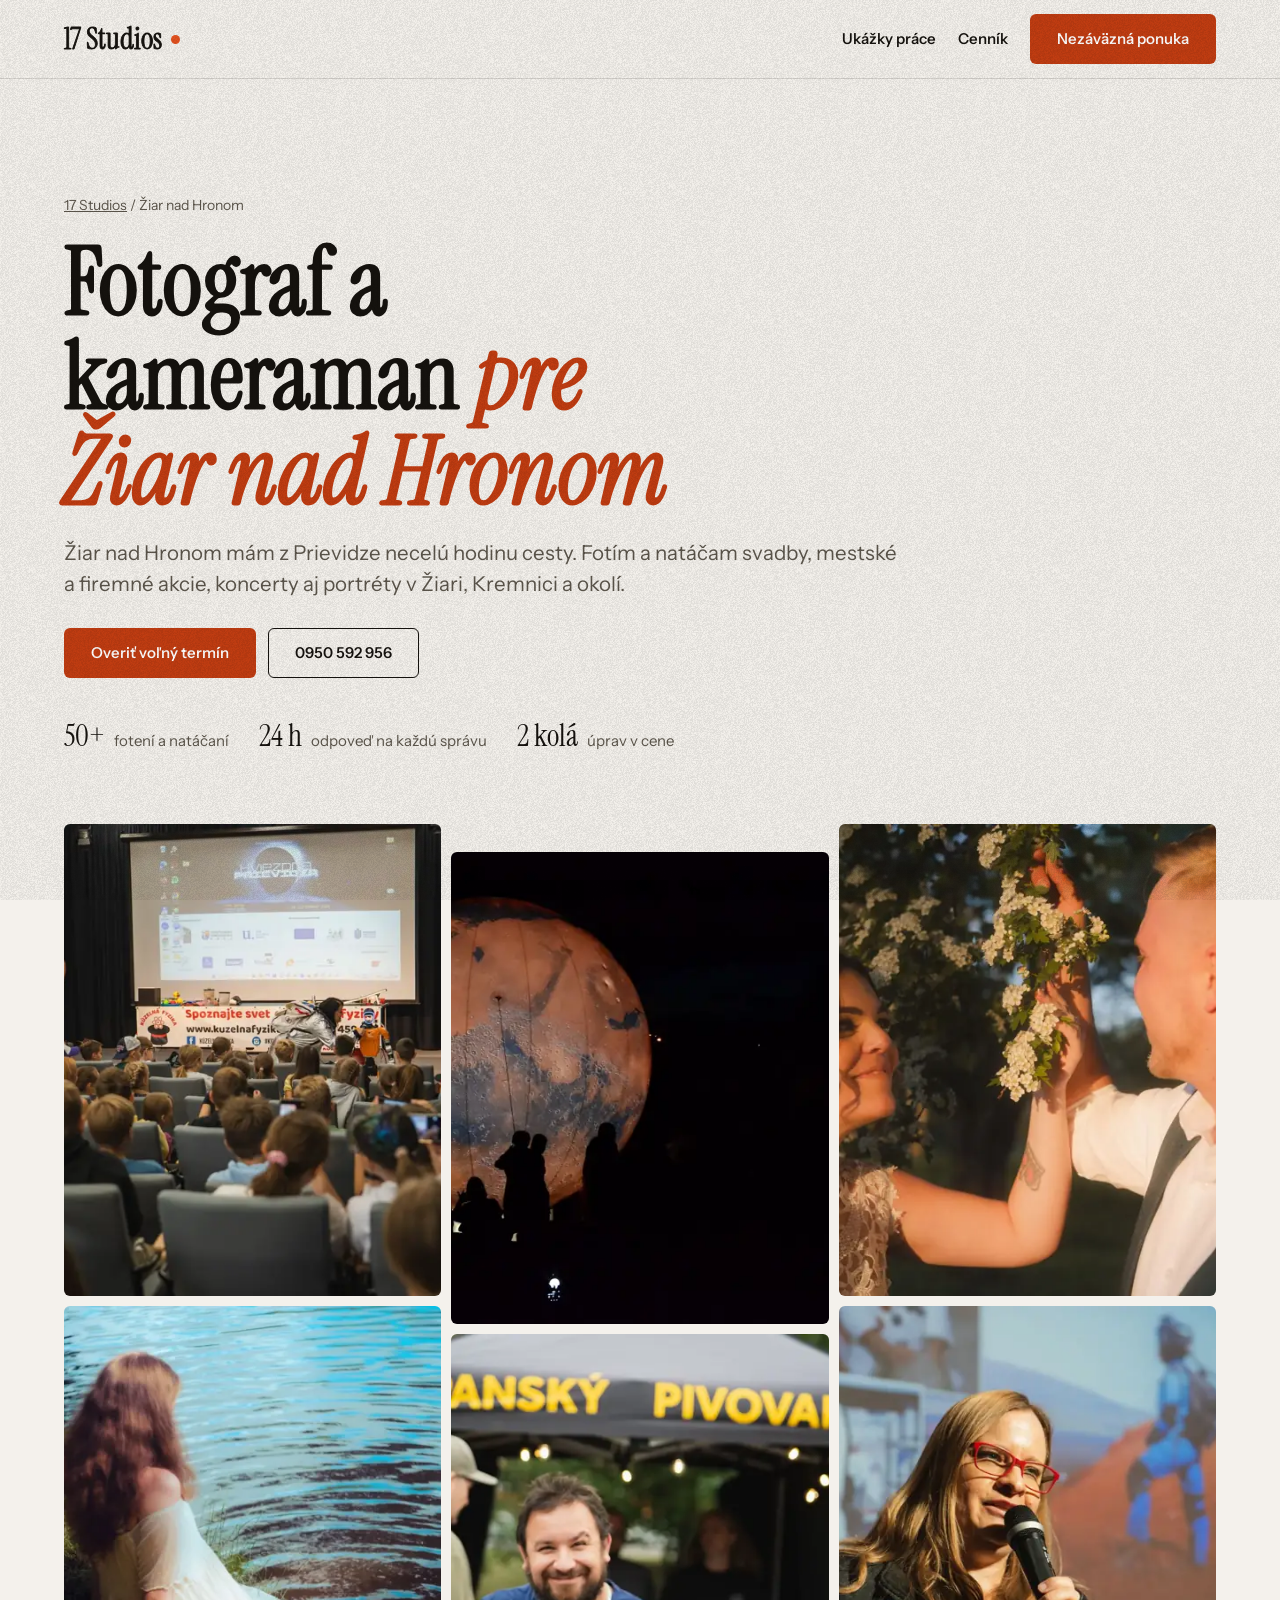
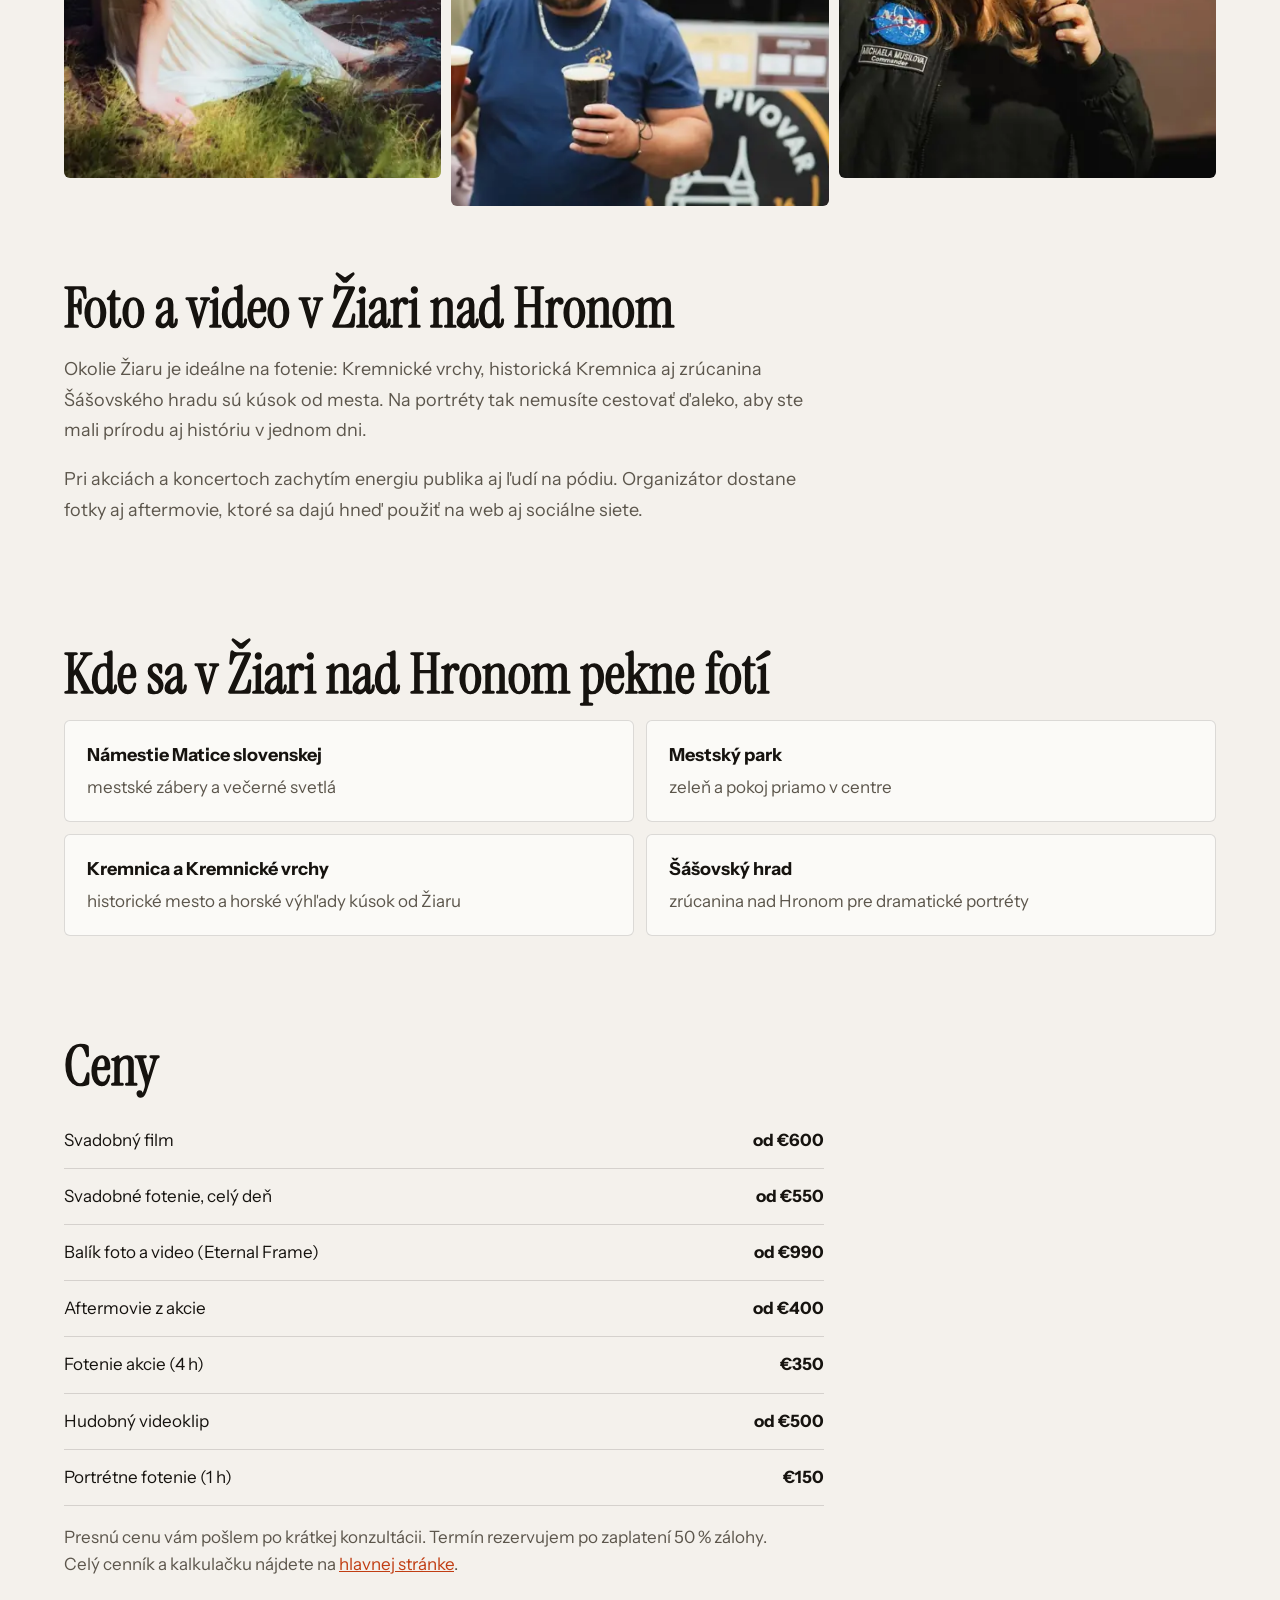
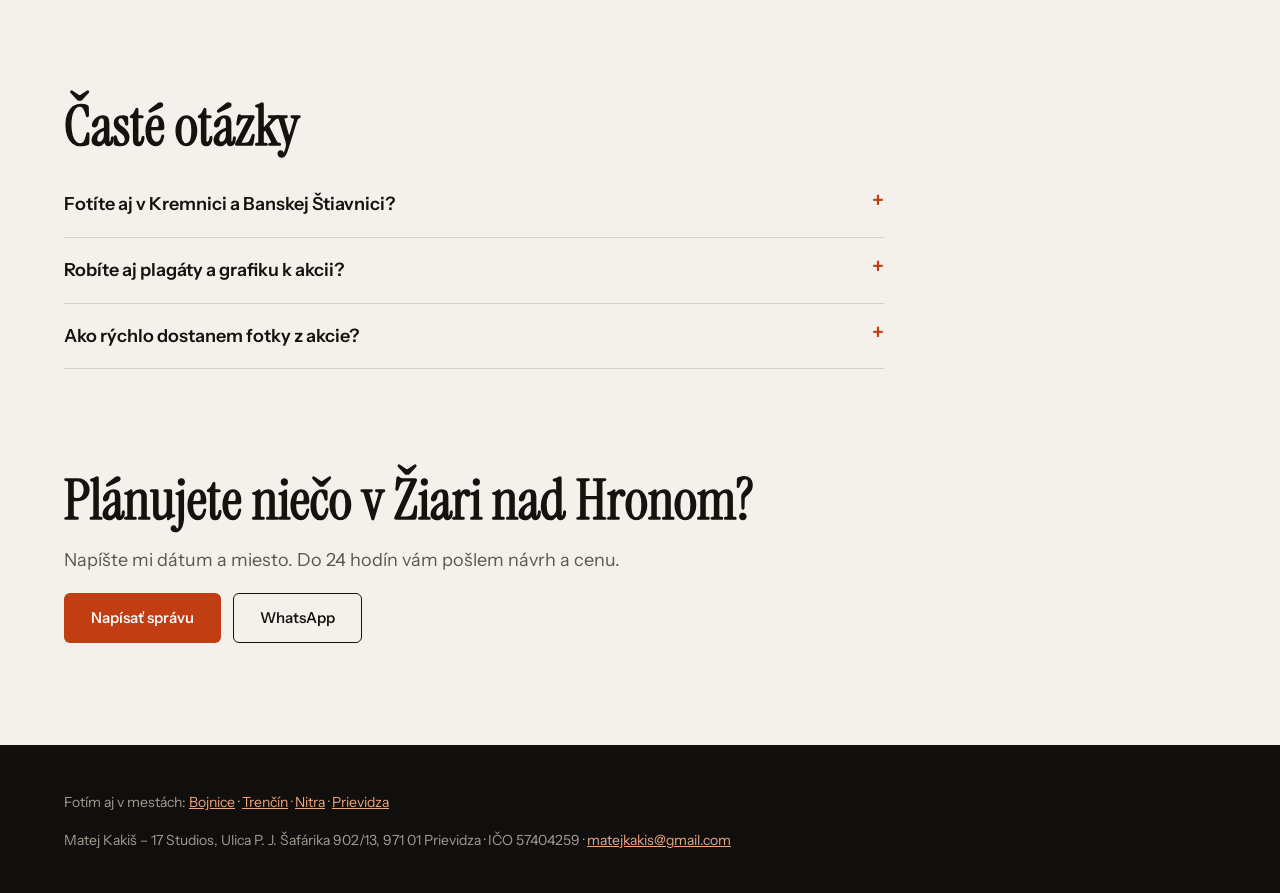
<file: 17STUDIOS.EU/web/ziar-nad-hronom/index.html>
<!DOCTYPE html>
<html lang="sk">
<head>
    <meta charset="UTF-8">
    <meta name="viewport" content="width=device-width, initial-scale=1.0">
    <title>Fotograf a kameraman Žiar nad Hronom | 17 Studios</title>
    <meta name="description" content="Fotograf a kameraman pre Žiar nad Hronom, Kremnicu a okolie. Svadby, eventy, koncerty, portréty a hudobné klipy. Odpoveď do 24 hodín.">
    <link rel="canonical" href="https://17studios.eu/ziar-nad-hronom/">
    <meta property="og:type" content="website">
    <meta property="og:url" content="https://17studios.eu/ziar-nad-hronom/">
    <meta property="og:title" content="Fotograf a kameraman Žiar nad Hronom | 17 Studios">
    <meta property="og:description" content="Fotograf a kameraman pre Žiar nad Hronom, Kremnicu a okolie. Svadby, eventy, koncerty, portréty a hudobné klipy. Odpoveď do 24 hodín.">
    <meta property="og:image" content="https://17studios.eu/og-image.jpg">
    <meta property="og:locale" content="sk_SK">
    <meta name="twitter:card" content="summary_large_image">
    <link rel="icon" href="../favicon.svg" type="image/svg+xml">
    <link rel="icon" href="../favicon-32.png" sizes="32x32" type="image/png">
    <link rel="apple-touch-icon" href="../apple-touch-icon.png">
    <meta name="theme-color" content="#16130F">
    <link rel="preload" href="../assets/fonts/instrument-serif-latin-400-normal.woff2" as="font" type="font/woff2" crossorigin>
    <link rel="stylesheet" href="../style.css">
    <link rel="stylesheet" href="../v3.css">
    <script type="application/ld+json">
{
 "@context": "https://schema.org",
 "@graph": [
  {
   "@type": "Service",
   "@id": "https://17studios.eu/ziar-nad-hronom/#service",
   "name": "Fotograf a kameraman Žiar nad Hronom",
   "serviceType": "Fotografia a video",
   "provider": {
    "@id": "https://17studios.eu/#business"
   },
   "areaServed": {
    "@type": "City",
    "name": "Žiar nad Hronom"
   },
   "url": "https://17studios.eu/ziar-nad-hronom/",
   "description": "Fotograf a kameraman pre Žiar nad Hronom, Kremnicu a okolie. Svadby, eventy, koncerty, portréty a hudobné klipy. Odpoveď do 24 hodín.",
   "offers": {
    "@type": "AggregateOffer",
    "priceCurrency": "EUR",
    "lowPrice": 150,
    "highPrice": 1000
   }
  },
  {
   "@type": "BreadcrumbList",
   "itemListElement": [
    {
     "@type": "ListItem",
     "position": 1,
     "name": "17 Studios",
     "item": "https://17studios.eu/"
    },
    {
     "@type": "ListItem",
     "position": 2,
     "name": "Žiar nad Hronom",
     "item": "https://17studios.eu/ziar-nad-hronom/"
    }
   ]
  },
  {
   "@type": "FAQPage",
   "mainEntity": [
    {
     "@type": "Question",
     "name": "Fotíte aj v Kremnici a Banskej Štiavnici?",
     "acceptedAnswer": {
      "@type": "Answer",
      "text": "Áno, celý región aj zvyšok Slovenska. Ak bude treba účtovať cestovné, uvidíte ho vopred v ponuke."
     }
    },
    {
     "@type": "Question",
     "name": "Robíte aj plagáty a grafiku k akcii?",
     "acceptedAnswer": {
      "@type": "Answer",
      "text": "Áno. Pre festival Hviezdna Prievidza som pripravil logo, plagáty aj program a potom som ho celý deň fotil. Rovnako to viem pripraviť aj pre vašu akciu."
     }
    },
    {
     "@type": "Question",
     "name": "Ako rýchlo dostanem fotky z akcie?",
     "acceptedAnswer": {
      "@type": "Answer",
      "text": "Fotky aj aftermovie z akcie do 14 dní. Dve kolá úprav sú v cene."
     }
    }
   ]
  }
 ]
}
    </script>
</head>
<body class="city-page">
<header class="city-nav">
    <a class="logo" href="../">17 Studios <span class="rec" aria-hidden="true"></span></a>
    <nav aria-label="Hlavné menu">
        <a href="../#kategorie">Ukážky práce</a>
        <a href="../#services">Cenník</a>
        <a class="btn btn-primary" href="../#contact">Nezáväzná ponuka</a>
    </nav>
</header>
<main>
    <section class="city-hero">
        <nav class="city-crumbs" aria-label="Omrvinková navigácia"><a href="../">17 Studios</a> <span aria-hidden="true">/</span> Žiar nad Hronom</nav>
        <h1 class="city-h">Fotograf a kameraman <em>pre Žiar nad Hronom</em></h1>
        <p class="city-lead">Žiar nad Hronom mám z Prievidze necelú hodinu cesty. Fotím a natáčam svadby, mestské a firemné akcie, koncerty aj portréty v Žiari, Kremnici a okolí.</p>
        <div class="city-ctas">
            <a class="btn btn-primary" href="../#contact">Overiť voľný termín</a>
            <a class="btn btn-ghost" href="tel:+421950592956">0950 592 956</a>
        </div>
        <ul class="city-proof">
            <li><b>50+</b> fotení a natáčaní</li>
            <li><b>24 h</b> odpoveď na každú správu</li>
            <li><b>2 kolá</b> úprav v cene</li>
        </ul>
    </section>

    <section class="city-grid" aria-label="Ukážky práce">
            <figure class="city-ph"><img src="../thumbs/eventy_2.webp" alt="Ukážka práce 17 Studios" loading="lazy" decoding="async"></figure>
            <figure class="city-ph"><img src="../thumbs/hp_7.webp" alt="Ukážka práce 17 Studios" loading="lazy" decoding="async"></figure>
            <figure class="city-ph"><img src="../thumbs/svadby_5.webp" alt="Ukážka práce 17 Studios" loading="lazy" decoding="async"></figure>
            <figure class="city-ph"><img src="../thumbs/portrety_5.webp" alt="Ukážka práce 17 Studios" loading="lazy" decoding="async"></figure>
            <figure class="city-ph"><img src="../thumbs/eventy_4.webp" alt="Ukážka práce 17 Studios" loading="lazy" decoding="async"></figure>
            <figure class="city-ph"><img src="../thumbs/hp_14.webp" alt="Ukážka práce 17 Studios" loading="lazy" decoding="async"></figure>
    </section>

    <section class="city-text">
        <h2 class="city-h">Foto a video v Žiari nad Hronom</h2>
        <p>Okolie Žiaru je ideálne na fotenie: Kremnické vrchy, historická Kremnica aj zrúcanina Šášovského hradu sú kúsok od mesta. Na portréty tak nemusíte cestovať ďaleko, aby ste mali prírodu aj históriu v jednom dni.</p>
        <p>Pri akciách a koncertoch zachytím energiu publika aj ľudí na pódiu. Organizátor dostane fotky aj aftermovie, ktoré sa dajú hneď použiť na web aj sociálne siete.</p>
    </section>

    <section class="city-spots">
        <h2 class="city-h">Kde sa v Žiari nad Hronom pekne fotí</h2>
        <ul>
            <li><strong>Námestie Matice slovenskej</strong><span>mestské zábery a večerné svetlá</span></li>
            <li><strong>Mestský park</strong><span>zeleň a pokoj priamo v centre</span></li>
            <li><strong>Kremnica a Kremnické vrchy</strong><span>historické mesto a horské výhľady kúsok od Žiaru</span></li>
            <li><strong>Šášovský hrad</strong><span>zrúcanina nad Hronom pre dramatické portréty</span></li>
        </ul>
    </section>

    <section class="city-prices">
        <h2 class="city-h">Ceny</h2>
        <ul class="city-price-list">
            <li><span>Svadobný film</span><span>od €600</span></li>
            <li><span>Svadobné fotenie, celý deň</span><span>od €550</span></li>
            <li><span>Balík foto a video (Eternal Frame)</span><span>od €990</span></li>
            <li><span>Aftermovie z akcie</span><span>od €400</span></li>
            <li><span>Fotenie akcie (4 h)</span><span>€350</span></li>
            <li><span>Hudobný videoklip</span><span>od €500</span></li>
            <li><span>Portrétne fotenie (1 h)</span><span>€150</span></li>
        </ul>
        <p class="city-note">Presnú cenu vám pošlem po krátkej konzultácii. Termín rezervujem po zaplatení 50 % zálohy. Celý cenník a kalkulačku nájdete na <a href="../#services">hlavnej stránke</a>.</p>
    </section>

    <section class="city-faq">
        <h2 class="city-h">Časté otázky</h2>
        <details class="city-q"><summary>Fotíte aj v Kremnici a Banskej Štiavnici?</summary><p>Áno, celý región aj zvyšok Slovenska. Ak bude treba účtovať cestovné, uvidíte ho vopred v ponuke.</p></details>
        <details class="city-q"><summary>Robíte aj plagáty a grafiku k akcii?</summary><p>Áno. Pre festival Hviezdna Prievidza som pripravil logo, plagáty aj program a potom som ho celý deň fotil. Rovnako to viem pripraviť aj pre vašu akciu.</p></details>
        <details class="city-q"><summary>Ako rýchlo dostanem fotky z akcie?</summary><p>Fotky aj aftermovie z akcie do 14 dní. Dve kolá úprav sú v cene.</p></details>
    </section>

    <section class="city-cta">
        <h2 class="city-h">Plánujete niečo v Žiari nad Hronom?</h2>
        <p>Napíšte mi dátum a miesto. Do 24 hodín vám pošlem návrh a cenu.</p>
        <div class="city-ctas">
            <a class="btn btn-primary" href="../#contact">Napísať správu</a>
            <a class="btn btn-ghost" href="https://wa.me/421950592956?text=Dobr%C3%BD%20de%C5%88%2C%20p%C3%AD%C5%A1em%20z%20webu%2017studios.eu%2C%20ide%20o%20akciu%20v%20%C5%BDiari%20nad%20Hronom." target="_blank" rel="noopener">WhatsApp</a>
        </div>
    </section>
</main>
<footer class="city-foot">
    <p>Fotím aj v mestách: <a href="../bojnice/">Bojnice</a> · <a href="../trencin/">Trenčín</a> · <a href="../nitra/">Nitra</a> · <a href="../">Prievidza</a></p>
    <address>Matej Kakiš – 17 Studios, Ulica P. J. Šafárika 902/13, 971 01 Prievidza · IČO 57404259 · <a href="mailto:matejkakis@gmail.com">matejkakis@gmail.com</a></address>
</footer>
</body>
</html>
</file>
<file: 17STUDIOS.EU/style.css>
/* =========================================================
   17 STUDIOS — štýly
   Smer: filmový ateliér. Papier, atrament a jedna žeravá farba
   (tehlová oranžová ako svetlo, ktoré presvieti film).
   Nadpisy Instrument Serif (zhrubnutý obrysom), text Instrument Sans. Jemné zrno filmu.
   Pohyb: zaostrenie, blesk, závierka, klapka, navíjanie filmu.
========================================================= */

@font-face { font-family: 'Instrument Serif'; font-style: normal; font-weight: 400; font-display: swap;
  src: url(assets/fonts/instrument-serif-latin-400-normal.woff2) format('woff2');
  unicode-range: U+0000-00FF, U+0131, U+0152-0153, U+02BB-02BC, U+02C6, U+02DA, U+02DC, U+2000-206F, U+20AC, U+2122, U+2190-2193, U+2212, U+221E; }
@font-face { font-family: 'Instrument Serif'; font-style: normal; font-weight: 400; font-display: swap;
  src: url(assets/fonts/instrument-serif-latin-ext-400-normal.woff2) format('woff2');
  unicode-range: U+0100-024F, U+1E00-1EFF, U+2C60-2C7F, U+A720-A7FF; }
@font-face { font-family: 'Instrument Serif'; font-style: italic; font-weight: 400; font-display: swap;
  src: url(assets/fonts/instrument-serif-latin-400-italic.woff2) format('woff2');
  unicode-range: U+0000-00FF, U+0131, U+0152-0153, U+02BB-02BC, U+02C6, U+02DA, U+02DC, U+2000-206F, U+20AC, U+2122, U+2190-2193, U+2212, U+221E; }
@font-face { font-family: 'Instrument Serif'; font-style: italic; font-weight: 400; font-display: swap;
  src: url(assets/fonts/instrument-serif-latin-ext-400-italic.woff2) format('woff2');
  unicode-range: U+0100-024F, U+1E00-1EFF, U+2C60-2C7F, U+A720-A7FF; }
@font-face { font-family: 'Instrument Sans'; font-style: normal; font-weight: 400 700; font-display: swap;
  src: url(assets/fonts/instrument-sans-latin-wght-normal.woff2) format('woff2');
  unicode-range: U+0000-00FF, U+0131, U+0152-0153, U+02BB-02BC, U+02C6, U+02DA, U+02DC, U+2000-206F, U+20AC, U+2122, U+2191, U+2193, U+2212, U+2215; }
@font-face { font-family: 'Instrument Sans'; font-style: normal; font-weight: 400 700; font-display: swap;
  src: url(assets/fonts/instrument-sans-latin-ext-wght-normal.woff2) format('woff2');
  unicode-range: U+0100-02BA, U+02BD-02C5, U+02C7-02CC, U+02CE-02D7, U+02DD-02FF, U+1E00-1E9F, U+2C60-2C7F, U+A720-A7FF; }

@property --lx { syntax: '<percentage>'; inherits: true; initial-value: 30%; }
@property --ly { syntax: '<percentage>'; inherits: true; initial-value: 40%; }

:root {
  --paper:     #F4F1EC;   /* papier, hlavné pozadie */
  --paper-2:   #E9E4DB;   /* tieň papiera, prázdne miesta */
  --card:      #FBFAF7;   /* rámčeky */
  --ink:       #16130F;   /* atrament */
  --ink-2:     #5C564C;
  --rule:      rgba(22,19,15,.14);
  --ember:     #C13D12;   /* žeravá, jediná farba značky */
  --ember-2:   #A9330D;
  --rec:       #E4521F;   /* REC svetielko */
  --stage:     #110F0D;   /* tma kinosály */
  --on-stage:  #EFE9DF;
  --on-stage-2:#A29B8F;
  --peach:     #F0A57A;   /* žeravá čitateľná na tme */
  --glow:      rgba(228,82,31,.22);

  --serif: 'Instrument Serif', 'Iowan Old Style', Georgia, serif;
  --sans:  'Instrument Sans', 'Helvetica Neue', Arial, sans-serif;
  --r: 6px;
  --gut: clamp(20px, 5vw, 72px);
  --wide: min(1360px, 100% - 2 * var(--gut));
  --navh: 72px;
  --ease: cubic-bezier(.2, .7, .1, 1);

  /* premenné pre inline štýly v cenníkových oknách */
  --font-mono: var(--sans);
  --font-head: var(--serif);
  --accent: var(--peach);
  --text: var(--on-stage);
  --bg: var(--stage);
  --line: rgba(255,255,255,.14);
  --panel: #1A1714;
  --tungsten: var(--ember);
}

*, *::before, *::after { box-sizing: border-box; }
html { scroll-behavior: smooth; -webkit-text-size-adjust: 100%; }
body {
  margin: 0; background: var(--paper); color: var(--ink);
  font-family: var(--sans); font-size: 17px; line-height: 1.6; overflow-x: hidden;
}
/* Jemné zrno filmu (statické, nič nezaťažuje) */
body::after {
  content: ''; position: fixed; inset: 0; z-index: 8500; pointer-events: none; opacity: .5;
  background-image: url("data:image/svg+xml,%3Csvg xmlns='http://www.w3.org/2000/svg' width='160' height='160'%3E%3Cfilter id='n'%3E%3CfeTurbulence type='fractalNoise' baseFrequency='.85' numOctaves='2' stitchTiles='stitch'/%3E%3CfeColorMatrix values='0 0 0 0 0 0 0 0 0 0 0 0 0 0 0 0 0 0 .09 0'/%3E%3C/filter%3E%3Crect width='100%25' height='100%25' filter='url(%23n)'/%3E%3C/svg%3E");
}
::selection { background: var(--ember); color: #fff; }
img { max-width: 100%; display: block; }
a { color: inherit; }
button { font: inherit; color: inherit; }
:focus-visible { outline: 2px solid var(--ember); outline-offset: 3px; }
.skip { position: absolute; left: -999px; top: 8px; z-index: 9999; background: var(--ink); color: var(--paper); padding: 10px 16px; border-radius: var(--r); }
.skip:focus { left: 8px; }
.visually-hidden { position: absolute !important; width: 1px; height: 1px; overflow: hidden; clip: rect(0 0 0 0); white-space: nowrap; }

/* ---------- Typografia ---------- */
.hero-title, .section-title, .services-main-title, .bundles-main-title, .cat-title, .about h2, .contact-info h2, .feature-text h2, .foot-name, .packet-title, .contact-modal-title, .gdpr-modal-title, .success-title {
  font-family: var(--serif); font-weight: 400; letter-spacing: -.012em; line-height: .95; margin: 0; text-wrap: balance;
}
.section-title, .services-main-title, .bundles-main-title { font-size: clamp(56px, 8vw, 120px); }
em { font-style: italic; }
.lead { font-size: clamp(18px, 1.6vw, 20px); line-height: 1.6; max-width: 34em; color: var(--ink-2); margin: 0; }
.caption { font-size: 13px; line-height: 1.45; color: var(--ink-2); }

/* ---------- Tlačidlá ---------- */
.btn {
  display: inline-flex; align-items: center; justify-content: center; gap: 10px;
  min-height: 50px; padding: 0 26px; border-radius: var(--r); border: 1px solid transparent;
  font-family: var(--sans); font-weight: 550; font-size: 15px; text-decoration: none; cursor: pointer;
  transition: background-color .25s, color .25s, border-color .25s, transform .2s var(--ease);
}
.btn:active { transform: scale(.98); }
.btn-primary { background: var(--ember); color: #fff; }
.btn-primary:hover { background: var(--ember-2); }
.btn-light { background: var(--on-stage); color: var(--ink); }
.btn-light:hover { background: #fff; }
.btn-ghost { border-color: currentColor; background: transparent; }
.btn-ghost:hover { background: rgba(255,255,255,.08); }

/* ---------- Navigácia ---------- */
.nav {
  position: fixed; inset: 0 0 auto 0; z-index: 1000; display: flex; align-items: center; gap: 28px;
  padding: 18px var(--gut); color: var(--on-stage);
  transition: background-color .35s, color .35s, padding .35s, box-shadow .35s;
}
.nav.is-solid { background: rgba(244,241,236,.92); color: var(--ink); padding-block: 12px; box-shadow: 0 1px 0 var(--rule); backdrop-filter: blur(10px); }
.logo { font-family: var(--serif); font-size: 30px; line-height: 1; text-decoration: none; display: flex; align-items: center; gap: 9px; }
.rec { width: 9px; height: 9px; border-radius: 50%; background: var(--rec); display: inline-block; animation: rec 2.4s steps(1) infinite; }
@keyframes rec { 50% { opacity: .25; } }
.nav-links { display: flex; gap: 26px; margin-left: auto; }
.nav-links a { text-decoration: none; font-size: 15px; position: relative; padding: 6px 0; }
.nav-links a::after { content: ''; position: absolute; left: 0; right: 100%; bottom: 0; height: 1px; background: currentColor; transition: right .3s var(--ease); }
.nav-links a:hover::after, .nav-links a.active::after { right: 0; }
.nav-cta { min-height: 42px; padding: 0 20px; font-size: 14px; background: var(--on-stage); color: var(--ink); }
.nav.is-solid .nav-cta { background: var(--ink); color: var(--paper); }
.nav-toggle { display: none; margin-left: auto; background: none; border: 1px solid currentColor; border-radius: var(--r); min-height: 42px; padding: 0 18px; font-weight: 550; font-size: 14px; cursor: pointer; }
@media (max-width: 900px) { .nav-links, .nav-cta { display: none; } .nav-toggle { display: inline-flex; align-items: center; } }

/* Menu: otvára sa ako závierka */
.mobile-menu { position: fixed; inset: 0; z-index: 999; display: flex; flex-direction: column; gap: 4px; padding: 110px var(--gut) 40px; background: radial-gradient(80% 60% at 0% 100%, var(--glow), transparent 70%), var(--stage); color: var(--on-stage); }
.mobile-menu[hidden] { display: none; }
.mobile-menu .mm-link { font-family: var(--serif); font-size: 56px; line-height: 1.08; text-decoration: none; display: block; }
.mobile-menu .mm-link:hover, .mobile-menu .mm-link:focus-visible { color: var(--peach); font-style: italic; }
.mobile-menu .mm-cta { margin-top: 30px; align-self: flex-start; font-size: 16px; min-height: 54px; padding: 0 28px; }
.mobile-menu::before { content: ''; position: absolute; left: 0; right: 0; top: 0; height: 2px; background: var(--rec); box-shadow: 0 0 16px var(--rec); opacity: 0; }
.mobile-menu.is-opening { animation: shutterOpen .5s cubic-bezier(.7, 0, .2, 1) both; }
.mobile-menu.is-opening::before { animation: shutterEdge .5s cubic-bezier(.7, 0, .2, 1) both; }
.mobile-menu.is-closing { animation: shutterClose .34s cubic-bezier(.7, 0, .3, 1) both; }
.mobile-menu.is-opening .mm-link, .mobile-menu.is-opening .mm-cta { animation: mmIn .6s var(--ease) both; animation-delay: calc(.26s + var(--i, 0) * .06s); }
@keyframes shutterOpen { from { clip-path: inset(0 0 100% 0); } to { clip-path: inset(0 0 0 0); } }
@keyframes shutterClose { from { clip-path: inset(0 0 0 0); } to { clip-path: inset(100% 0 0 0); } }
@keyframes shutterEdge { 0% { opacity: 1; transform: translateY(0); } 99% { opacity: 1; transform: translateY(100vh); } 100% { opacity: 0; } }
@keyframes mmIn { from { opacity: 0; transform: translateY(22px); } to { opacity: 1; transform: none; } }

/* ---------- Úvod: tma kinosály a svetlo ---------- */
.hero {
  --on: 0; position: relative; min-height: 100svh; overflow: hidden;
  background: color-mix(in oklab, var(--paper) calc(var(--on) * 100%), var(--stage)); color: var(--on-stage);
  display: flex; align-items: flex-end; padding: 120px var(--gut) clamp(32px, 6vh, 64px);
}
.hero-light {
  position: absolute; inset: 0; pointer-events: none; opacity: calc(1 - var(--on));
  background: radial-gradient(46vmax 46vmax at var(--lx) var(--ly), rgba(228,82,31,.20), rgba(193,61,18,.06) 40%, transparent 64%);
}
.hero-inner { position: relative; z-index: 2; width: 100%; max-width: 1360px; margin: 0 auto; display: flex; flex-direction: column; gap: clamp(24px, 4vh, 44px); opacity: calc(1 - var(--on) * 1.6); transform: translateY(calc(var(--on) * -40px)); }
.hero-title {
  font-size: clamp(76px, 15vw, 250px); line-height: .88; letter-spacing: -.02em;
  background: radial-gradient(34vmax 34vmax at var(--lx) var(--ly), #FFF4E8 0%, #F4B98F 18%, #8E7A6A 42%, #3A322C 72%);
  -webkit-background-clip: text; background-clip: text; color: transparent; padding-bottom: .06em;
}
.hero-title span { display: block; }
.hero-title em { font-style: italic; }
.hero.is-auto, .hero.is-auto .hero-title { animation: lightDrift 16s ease-in-out infinite; }
@keyframes lightDrift { 0% { --lx: 18%; --ly: 30%; } 35% { --lx: 72%; --ly: 44%; } 65% { --lx: 46%; --ly: 82%; } 100% { --lx: 18%; --ly: 30%; } }
.hero-foot { display: flex; justify-content: space-between; align-items: flex-end; gap: 28px 48px; flex-wrap: wrap; }
.hero-lead { margin: 0; max-width: 30em; font-size: clamp(17px, 1.5vw, 20px); line-height: 1.55; color: var(--on-stage-2); }
.hero-lead strong { color: var(--on-stage); font-weight: 550; }
.hero-actions { display: flex; gap: 12px; flex-wrap: wrap; }
.hero-hint { position: absolute; right: var(--gut); top: 50%; font-size: 13px; color: var(--on-stage-2); writing-mode: vertical-rl; letter-spacing: .04em; z-index: 2; }
@media (hover: none), (max-width: 900px) { .hero-hint { display: none; } }
@media (max-width: 700px) { .hero-actions { width: 100%; flex-direction: column; } .hero-actions .btn { width: 100%; } }

/* ---------- Spoločné sekcie ---------- */
.section { width: var(--wide); margin: 0 auto; padding: clamp(80px, 12vw, 160px) 0; }
.section-head, .services-head { display: flex; justify-content: space-between; align-items: flex-end; gap: 24px 48px; flex-wrap: wrap; margin-bottom: clamp(36px, 5vw, 64px); }
.section-head .lead { max-width: 26em; }
.services-hint { margin: 0; max-width: 25em; font-size: clamp(17px, 1.4vw, 19px); color: var(--ink-2); }

/* Zaostrenie nadpisov pri príchode */
.fp { filter: blur(var(--fp-blur, 7px)); opacity: .5; transform: scale(1.015); transition: filter 1.1s var(--ease), opacity 1.1s var(--ease), transform 1.1s var(--ease); }
.fp.is-sharp { filter: none; opacity: 1; transform: none; }
.no-js .fp { filter: none; opacity: 1; transform: none; }

/* ---------- Najnovšia práca ---------- */
#praca { position: relative; }
.feature { display: grid; grid-template-columns: minmax(0, 1.6fr) minmax(0, 1fr); gap: clamp(28px, 4vw, 64px); align-items: end; }
.feature-media { position: relative; aspect-ratio: 16 / 9; background: var(--stage); border-radius: var(--r); overflow: hidden; box-shadow: 0 40px 80px -40px rgba(193,61,18,.55); }
.feature-text { display: flex; flex-direction: column; gap: 16px; padding-bottom: 6px; }
.feature-text h2 { font-size: clamp(48px, 5.4vw, 84px); }
.feature-text p { margin: 0; color: var(--ink-2); }
.feature-text a { font-weight: 550; text-underline-offset: 5px; text-decoration-thickness: 1px; }
@media (max-width: 900px) { .feature { grid-template-columns: 1fr; } }
@media (max-width: 700px) { .feature-text { text-align: center; align-items: center; } }

.yt-facade { position: absolute; inset: 0; width: 100%; height: 100%; border: 0; padding: 0; margin: 0; background: var(--stage); cursor: pointer; color: var(--on-stage); }
.yt-facade img { position: absolute; inset: 0; width: 100%; height: 100%; object-fit: cover; opacity: .85; transition: opacity .3s, transform .8s var(--ease); }
.yt-facade:hover img { opacity: .7; transform: scale(1.02); }
.cat-play { position: absolute; top: 50%; left: 50%; transform: translate(-50%, -50%); width: 74px; height: 74px; border-radius: 50%; background: rgba(239,233,223,.92); display: flex; align-items: center; justify-content: center; z-index: 2; transition: transform .35s var(--ease), background-color .25s; }
.cat-play svg { fill: var(--ink); margin-left: 4px; }
.yt-facade:hover .cat-play, .cat-tile:hover .cat-play { transform: translate(-50%, -50%) scale(1.08); background: #fff; }
.cat-label { position: absolute; left: 16px; bottom: 14px; z-index: 3; font-size: 13px; font-weight: 550; color: var(--on-stage); text-shadow: 0 1px 12px rgba(0,0,0,.6); }
@media (max-width: 600px) { .cat-play { width: 58px; height: 58px; } }

/* ---------- Čo plánujete? ---------- */
.cat-section { position: relative; isolation: isolate; width: var(--wide); margin: 0 auto; padding: clamp(80px, 12vw, 160px) 0; scroll-margin-top: 60px; }
.cat-section::before { content: ''; position: absolute; z-index: -1; top: 0; bottom: 0; left: calc(50% - 50vw); width: 100vw; pointer-events: none; background: radial-gradient(50vmax 30vmax at 15% 200px, rgba(228,82,31,.10), transparent 70%); }
.cat-section .services-head { margin-bottom: clamp(28px, 4vw, 44px); }

/* Sprievodca 1 → 2 → 3 */
.cat-steps { --prog: 0; list-style: none; margin: 0 0 clamp(32px, 4vw, 52px); padding: 0; display: grid; grid-template-columns: repeat(3, minmax(0, 1fr)); position: relative; }
.cat-steps::before, .cat-steps::after { content: ''; position: absolute; top: 18px; left: calc(100% / 6); right: calc(100% / 6); height: 1px; background: var(--rule); }
.cat-steps::after { height: 2px; top: 17.5px; background: var(--ember); transform: scaleX(var(--prog)); transform-origin: left; transition: transform .9s var(--ease); }
.cat-steps[data-at="2"] { --prog: .5; }
.cat-steps[data-at="3"] { --prog: 1; }
.cat-steps li { position: relative; z-index: 1; display: flex; flex-direction: column; align-items: center; gap: 10px; text-align: center; font-size: 14px; line-height: 1.35; color: var(--ink-2); padding-inline: 6px; transition: color .4s; }
.cat-steps b { width: 36px; height: 36px; border-radius: var(--r); display: grid; place-items: center; background: var(--paper); border: 1px solid rgba(22,19,15,.25); font-family: var(--serif); font-weight: 400; font-size: 20px; transition: background-color .5s, border-color .5s, color .5s, box-shadow .5s, transform .5s var(--ease); }
.cat-steps li.is-on { color: var(--ink); font-weight: 550; }
.cat-steps li.is-on b { background: var(--ember); border-color: var(--ember); color: #fff; }
.cat-steps li.is-now b { animation: stepPulse 2.2s ease-in-out infinite; }
@keyframes stepPulse { 0%, 100% { box-shadow: 0 0 0 0 rgba(193,61,18,.35); } 50% { box-shadow: 0 0 0 10px rgba(193,61,18,0); transform: scale(1.06); } }

/* Zoznam služieb */
.cat-list { display: grid; grid-template-columns: minmax(0, 1fr); gap: 10px; }
.cat-item { min-width: 0; border-radius: var(--r); }
.cat-tab {
  position: relative; overflow: hidden; width: 100%; min-height: 78px; display: flex; align-items: center; justify-content: space-between; gap: 16px;
  padding: 16px 20px; text-align: left; font: inherit; color: var(--ink); cursor: pointer;
  background: var(--card); border: 1px solid var(--rule); border-radius: var(--r);
  transition: border-color .3s, background-color .35s, color .35s;
}
.cat-tab:hover { border-color: rgba(22,19,15,.45); }
.cat-tab-txt { display: flex; flex-direction: column; gap: 3px; min-width: 0; }
.cat-tab-name { font-family: var(--serif); font-size: clamp(28px, 2.4vw, 34px); line-height: 1; transform-origin: left top; display: inline-flex; align-items: center; gap: 10px; }
.cat-tab-sub { font-size: 13.5px; line-height: 1.3; color: var(--ink-2); transition: color .35s; }
.cat-tab-ico { width: 22px; height: 22px; flex: none; fill: none; stroke: currentColor; stroke-width: 1.6; stroke-linecap: round; stroke-linejoin: round; transition: transform .45s var(--ease); }
.cat-tab::after { content: ''; position: absolute; inset: 0; z-index: 3; pointer-events: none; background: radial-gradient(70% 140% at 50% 50%, #fff, rgba(255,255,255,.55) 45%, transparent 80%); opacity: 0; }
.cat-tab.snap::after { animation: tabFlash .55s ease-out; }
@keyframes tabFlash { 0% { opacity: 0; } 10% { opacity: 1; } 100% { opacity: 0; } }
.cat-item.open > .cat-tab { background: var(--ink); border-color: var(--ink); color: var(--on-stage); }
.cat-item.open .cat-tab-sub { color: var(--on-stage-2); }
.cat-item.open .cat-tab-ico { transform: rotate(180deg); }
.cat-item.open .cat-tab-name::before { content: ''; width: 9px; height: 9px; border-radius: 50%; background: var(--rec); flex: none; animation: rec 2.4s steps(1) infinite; }
.cat-all { display: flex; flex-direction: column; justify-content: center; gap: 4px; min-height: 70px; padding: 14px 20px; color: var(--ink); text-decoration: none; border: 1px dashed rgba(22,19,15,.3); border-radius: var(--r); transition: border-color .3s, background-color .3s; }
.cat-all .cat-tab-name { font-size: 26px; }
.cat-all:hover { border-color: var(--ember); background: rgba(193,61,18,.05); }

/* Obsah služby */
.cat-panel { display: none; grid-template-columns: minmax(0, 1fr); gap: 12px; padding: 16px 0 26px; }
.cat-item.open > .cat-panel { display: grid; }
.cat-head { padding: 8px 2px 6px; }
.cat-title { font-size: clamp(52px, 6vw, 96px); }
.cat-lead { margin: 14px 0 0; font-size: 18px; line-height: 1.6; max-width: 34em; color: var(--ink-2); }
.cat-box { position: relative; min-width: 0; padding: clamp(18px, 2.4vw, 28px); border-radius: var(--r); background: var(--card); border: 1px solid var(--rule); }
.cat-box-k { margin: 0 0 16px; font-size: 13px; font-weight: 550; letter-spacing: .08em; text-transform: uppercase; color: var(--ink-2); }

.cat-gets { list-style: none; margin: 0; padding: 0; display: grid; gap: 12px; }
.cat-gets li { position: relative; padding-left: 28px; line-height: 1.5; }
.cat-gets li::before { content: ''; position: absolute; left: 2px; top: .55em; width: 12px; height: 7px; border-left: 1.6px solid var(--ember); border-bottom: 1.6px solid var(--ember); transform: rotate(-45deg); }

/* Cenník služby: tmavý rámček */
.cat-box-price { color: var(--on-stage); border-color: transparent; background: radial-gradient(90% 70% at 100% 0%, rgba(228,82,31,.18), transparent 70%), var(--stage); }
.cat-box-price .cat-box-k { color: var(--on-stage-2); }
.cat-prices { list-style: none; margin: 0; padding: 0; border-top: 1px solid rgba(255,255,255,.14); }
.cat-box-price .price-row { display: flex; justify-content: space-between; align-items: center; gap: 16px; padding: 16px 10px; margin-inline: -10px; border-bottom: 1px solid rgba(255,255,255,.12); border-radius: 4px; cursor: pointer; transition: background-color .25s, padding-left .3s var(--ease); }
.cat-box-price .price-row:hover, .cat-box-price .price-row:focus-visible { background: rgba(255,255,255,.05); padding-left: 16px; }
.cat-box-price .p-name { font-weight: 450; }
.cat-box-price .p-val { display: inline-flex; align-items: center; gap: 12px; color: var(--peach); font-family: var(--serif); font-weight: 400; font-size: 25px; line-height: 1; white-space: nowrap; }
.cat-box-price .p-val::after { content: ''; width: 8px; height: 8px; border-top: 1.5px solid var(--on-stage-2); border-right: 1.5px solid var(--on-stage-2); transform: rotate(45deg); transition: transform .3s var(--ease), border-color .25s; }
.cat-box-price .price-row:hover .p-val::after { transform: translateX(3px) rotate(45deg); border-color: var(--peach); }
.cat-note { margin: 12px 0 0; font-size: 13px; color: var(--on-stage-2); }
.cat-hint { margin: 14px 0 18px; font-size: 13.5px; color: var(--on-stage-2); }
.cat-cta { width: 100%; }
.cat-trust { margin: 12px 0 0; font-size: 13px; color: var(--on-stage-2); text-align: center; }

/* Ukážky práce */
.cat-box-gallery { background: none; border: 0; padding: 0; }
.cat-box-gallery .cat-box-k { padding-left: 2px; }
.cat-gallery { display: grid; grid-template-columns: repeat(2, minmax(0, 1fr)); gap: 10px; grid-auto-flow: dense; }
.cat-tile { position: relative; display: block; overflow: hidden; aspect-ratio: 4 / 5; border-radius: var(--r); text-decoration: none; color: var(--ink); cursor: zoom-in; background: var(--paper-2); }
.cat-tile.is-video, .cat-tile.is-wide { grid-column: span 2; aspect-ratio: 16 / 9; cursor: pointer; }
.cat-tile.is-overflow { display: none; }
.cat-tile img { position: absolute; inset: 0; width: 100%; height: 100%; object-fit: cover; opacity: 0; transition: opacity .6s var(--ease), transform 1.1s var(--ease); }
.cat-tile.is-ready img { opacity: 1; }
.cat-tile.is-ready:not(.is-video) img { animation: develop 2.2s ease-out both; }
.cat-tile.is-ready:hover img { transform: scale(1.03); }
.cat-tile.is-video { background: var(--stage); }
.cat-tile.is-video.is-ready img { opacity: .85; }
/* AF rámik pri prechode / dotyku */
.cat-tile::before {
  content: ''; position: absolute; inset: 14px; z-index: 5; pointer-events: none; opacity: 0; transform: scale(1.12);
  --c: rgba(255,255,255,.9);
  background:
    linear-gradient(var(--c), var(--c)) left top / 16px 1.5px no-repeat, linear-gradient(var(--c), var(--c)) left top / 1.5px 16px no-repeat,
    linear-gradient(var(--c), var(--c)) right top / 16px 1.5px no-repeat, linear-gradient(var(--c), var(--c)) right top / 1.5px 16px no-repeat,
    linear-gradient(var(--c), var(--c)) left bottom / 16px 1.5px no-repeat, linear-gradient(var(--c), var(--c)) left bottom / 1.5px 16px no-repeat,
    linear-gradient(var(--c), var(--c)) right bottom / 16px 1.5px no-repeat, linear-gradient(var(--c), var(--c)) right bottom / 1.5px 16px no-repeat;
  transition: opacity .2s, transform .35s cubic-bezier(.3, 1.6, .5, 1);
}
.cat-tile.is-slot::before, .cat-tile.is-loading::before { --c: rgba(22,19,15,.5); }
.cat-tile:hover::before, .cat-tile:active::before { opacity: 1; transform: none; }
.cat-more { position: absolute; inset: 0; z-index: 4; display: flex; flex-direction: column; align-items: center; justify-content: center; gap: 2px; background: rgba(17,15,13,.6); color: var(--on-stage); }
.cat-more b { font-family: var(--serif); font-weight: 400; font-size: 64px; line-height: 1; }
.cat-more span { font-size: 13px; }
.cat-tile.is-slot, .cat-tile.is-loading { cursor: default; background: radial-gradient(110% 90% at 25% 15%, rgba(228,82,31,.10), transparent 70%), var(--paper-2); }
.cat-tile.is-video.is-slot { background: radial-gradient(90% 120% at 20% 10%, rgba(228,82,31,.20), transparent 70%), #1C1916; }
.cat-slot { position: absolute; inset: 0; display: flex; flex-direction: column; align-items: center; justify-content: center; gap: 10px; color: var(--ink-2); text-align: center; }
.cat-tile.is-video.is-slot .cat-slot { color: #BDB4A6; }
.cat-slot svg { width: 32px; height: 32px; stroke: currentColor; fill: none; stroke-width: 1.2; opacity: .6; }
.cat-slot-txt { font-size: 13px; }
.cat-tile.is-loading .cat-slot { opacity: .35; }
.cat-empty { grid-column: 1 / -1; padding: 48px 20px; text-align: center; color: var(--ink-2); background: var(--paper-2); border-radius: var(--r); }

/* Recenzie */
.cat-box-reviews { display: grid; gap: 26px; }
.cat-box-reviews .cat-box-k { margin-bottom: -6px; }
.cat-review { margin: 0; display: flex; gap: 18px; align-items: flex-start; }
.cat-review-img { width: 64px; height: 64px; border-radius: 50%; overflow: hidden; flex: none; background: var(--paper-2); }
.cat-review-img img { width: 100%; height: 100%; object-fit: cover; }
.cat-review-img.developed img { animation: develop 2.2s ease-out both; }
.cat-review-body { display: flex; flex-direction: column; gap: 10px; min-width: 0; }
.cat-review-quote { margin: 0; font-family: var(--serif); font-size: clamp(22px, 2vw, 27px); line-height: 1.3; }
.cat-review-author { font-weight: 550; font-size: 14px; }
.cat-review-author span { font-weight: 400; color: var(--ink-2); }

/* Ďalšia / predošlá služba */
.cat-pager { display: grid; grid-template-columns: repeat(2, minmax(0, 1fr)); gap: 10px; margin-top: 4px; }
.cat-pg { display: flex; flex-direction: column; gap: 2px; padding: 14px 18px; font: inherit; color: var(--ink); text-align: left; text-decoration: none; cursor: pointer; background: none; border: 1px solid var(--rule); border-radius: var(--r); transition: border-color .3s, background-color .3s; }
.cat-pg span { font-size: 13px; color: var(--ink-2); }
.cat-pg b { font-family: var(--serif); font-weight: 400; font-size: 26px; line-height: 1.05; }
.cat-pg-next { grid-column: 2; align-items: flex-end; text-align: right; }
.cat-pg:hover { border-color: var(--ink); background: var(--card); }

/* Mobil: otvorená služba = jedno okno */
@media (max-width: 999px) {
  .cat-section .services-head { flex-direction: column; align-items: center; text-align: center; gap: 18px; }
  .cat-item.open { background: var(--card); box-shadow: 0 0 0 1px var(--ink), 0 24px 50px -30px rgba(22,19,15,.45); }
  .cat-item.open > .cat-tab { border-radius: var(--r) var(--r) 0 0; padding: 20px 18px 18px; align-items: flex-start; }
  .cat-item.open .cat-tab-name { font-size: clamp(46px, 13vw, 64px); line-height: .95; }
  .cat-item.open .cat-tab-sub { font-size: 14px; margin-top: 6px; }
  .cat-item.open > .cat-panel { padding: 18px 14px 16px; }
  .cat-head .cat-title { display: none; }
  .cat-head { padding: 0 2px; }
  .cat-lead { margin-top: 0; font-size: 17px; color: var(--ink); }
}
@media (max-width: 480px) { .cat-steps li { font-size: 12.5px; } .cat-tab { padding: 14px 16px; } .cat-pg b { font-size: 22px; } }

/* Desktop: zoznam vľavo (drží sa), obsah vpravo */
@media (min-width: 1000px) {
  .cat-list { grid-template-columns: minmax(260px, 330px) minmax(0, 1fr); grid-template-rows: repeat(7, auto) 1fr; column-gap: clamp(28px, 4vw, 60px); row-gap: 10px; align-items: start; }
  .cat-item { display: contents; }
  .cat-tab { grid-column: 1; height: 82px; position: sticky; top: calc(var(--navh) + 24px + var(--n) * 92px); }
  .cat-item:nth-child(1) > .cat-tab { grid-row: 1; }
  .cat-item:nth-child(2) > .cat-tab { grid-row: 2; }
  .cat-item:nth-child(3) > .cat-tab { grid-row: 3; }
  .cat-item:nth-child(4) > .cat-tab { grid-row: 4; }
  .cat-item:nth-child(5) > .cat-tab { grid-row: 5; }
  .cat-item:nth-child(6) > .cat-tab { grid-row: 6; }
  .cat-all { grid-column: 1; grid-row: 7; position: sticky; top: calc(var(--navh) + 24px + 6 * 92px); }
  .cat-tab-ico { transform: rotate(-90deg); }
  .cat-item.open .cat-tab-ico { transform: rotate(-90deg) translateY(3px); }
  .cat-panel { grid-column: 2; grid-row: 1 / -1; padding: 0; grid-template-columns: repeat(2, minmax(0, 1fr)); gap: 14px; }
  .cat-head, .cat-box-gallery, .cat-box-reviews, .cat-pager { grid-column: 1 / -1; }
  .cat-head { padding-top: 0; }
  .cat-gallery { grid-template-columns: repeat(3, minmax(0, 1fr)); grid-auto-rows: clamp(170px, 15vw, 230px); }
  .cat-tile, .cat-tile.is-video, .cat-tile.is-wide { aspect-ratio: auto; height: 100%; }
}
@media (min-width: 1000px) and (max-height: 790px) { .cat-tab, .cat-all { position: static; } }

/* ---------- Riadky cien (okná cenníka) ---------- */
.price-row { display: flex; justify-content: space-between; align-items: baseline; gap: 16px; padding: 15px 0; border-bottom: 1px solid var(--rule); cursor: pointer; transition: padding-left .25s var(--ease), color .2s; }
.price-row:hover { padding-left: 8px; }
.p-name { font-weight: 450; }
.p-val { font-weight: 600; font-variant-numeric: tabular-nums; white-space: nowrap; }

/* ---------- Za kamerou ---------- */
.about { position: relative; display: grid; grid-template-columns: minmax(0, 1fr) minmax(0, 1fr); gap: clamp(32px, 6vw, 96px); }
.about h2 { font-size: clamp(52px, 6vw, 92px); margin-bottom: 24px; }
.about p { margin: 0 0 16px; max-width: 34em; }
.facts { margin: 0; display: grid; align-content: start; }
.facts div { display: grid; grid-template-columns: 9em 1fr; gap: 16px; padding: 16px 0; border-bottom: 1px solid var(--rule); }
.facts div:first-child { border-top: 1px solid var(--rule); }
.facts dt { color: var(--ink-2); font-size: 14px; }
.facts dd { margin: 0; font-weight: 500; }
.facts dd a { text-decoration-color: var(--ember); text-underline-offset: 4px; }
@media (max-width: 900px) { .about { grid-template-columns: 1fr; } }
@media (max-width: 700px) { .about > div:first-child { text-align: center; } .about p { margin-inline: auto; } }

/* ---------- Ako to prebieha ---------- */
.process { position: relative; list-style: none; margin: 0; padding: 0; display: grid; grid-template-columns: repeat(4, minmax(0, 1fr)); counter-reset: s; border-top: 1px solid var(--rule); }
.process::after { content: ''; position: absolute; left: 0; top: -1px; height: 2px; width: 100%; background: var(--ember); transform: scaleX(var(--pp, 0)); transform-origin: left; }
.process li { padding: 28px 28px 8px 0; border-right: 1px solid var(--rule); counter-increment: s; }
.process li + li { padding-left: 28px; }
.process li:last-child { border-right: 0; }
.process li::before { content: counter(s); display: block; font-family: var(--serif); font-style: italic; font-size: 72px; line-height: 1; margin-bottom: 14px; color: rgba(22,19,15,.18); transition: color .6s var(--ease); }
.process li.lit::before { color: var(--ember); }
.no-js .process li::before { color: var(--ember); }
.process h3 { margin: 0 0 8px; font-size: 19px; font-weight: 600; }
.process p { margin: 0; color: var(--ink-2); font-size: 16px; }
@media (max-width: 900px) { .process { grid-template-columns: 1fr 1fr; } .process li { border-right: 0; border-bottom: 1px solid var(--rule); padding: 24px 16px 24px 0; } .process li + li { padding-left: 0; } }
@media (max-width: 560px) { .process { grid-template-columns: 1fr; } }
@media (max-width: 700px) { .section-head, .services-head, .bundles-head { flex-direction: column; align-items: center; text-align: center; gap: 18px; } .services-hint, .section-head .lead { margin-inline: auto; } .process li { text-align: center; padding-right: 0; } }

/* ---------- Balíky: kinosála s filmovým pásom ---------- */
.bundles-section { position: relative; background: radial-gradient(60vmax 36vmax at 15% 0%, rgba(228,82,31,.14), transparent 65%), var(--stage); color: var(--on-stage); padding: clamp(80px, 12vw, 160px) var(--gut); }
.bundles-head { width: min(1360px, 100%); margin: 0 auto clamp(36px, 5vw, 64px); display: flex; justify-content: space-between; align-items: flex-end; gap: 24px 48px; flex-wrap: wrap; }
.bundles-head .services-hint { color: var(--on-stage-2); }
.bundles-section-wrap { width: min(1360px, 100%); margin: 0 auto; }
.bundles-grid { display: grid; grid-template-columns: repeat(2, minmax(0, 1fr)); border-top: 1px solid rgba(255,255,255,.16); }
.bundle-card { position: relative; overflow: hidden; padding: 32px 32px 36px 0; cursor: pointer; display: flex; flex-direction: column; gap: 18px; border-right: 1px solid rgba(255,255,255,.16); }
.bundle-card + .bundle-card { padding-left: 32px; }
.bundle-card:last-child { border-right: 0; }
.bundle-card::before { content: ''; position: absolute; inset: 0; pointer-events: none; background: radial-gradient(50% 60% at var(--mx, 50%) var(--my, 0%), rgba(228,82,31,.14), transparent 70%); opacity: 0; transition: opacity .4s; }
.bundle-card:hover::before { opacity: 1; }
.bundle-tag { font-size: 14px; color: var(--on-stage-2); }
.bundle-name { font-family: var(--serif); font-size: clamp(56px, 5.6vw, 92px); line-height: .9; transition: color .3s; }
.bundle-card:hover .bundle-name { color: var(--peach); }
.bundle-services { display: grid; gap: 6px; color: var(--on-stage-2); }
.bundle-price { margin-top: auto; font-family: var(--serif); font-size: 40px; line-height: 1; }
.bundle-price span { display: block; margin-top: 6px; font-family: var(--sans); font-size: 14px; color: var(--on-stage-2); }
.bundle-save { font-size: 14px; color: var(--on-stage); }
.bundle-save s { color: var(--on-stage-2); }
.bundle-card .bundle-save { display: inline-flex; align-self: flex-start; gap: 6px; padding: 6px 12px; border-radius: var(--r); background: rgba(240,165,122,.1); border: 1px solid rgba(240,165,122,.35); color: #F6C9AA; }
.bundle-card .bundle-save s { position: relative; text-decoration: none; }
.bundle-card .bundle-save s::after { content: ''; position: absolute; left: -2px; right: -2px; top: 52%; height: 1px; background: currentColor; transform: scaleX(var(--strike, 1)); transform-origin: left; transition: transform .7s var(--ease) .2s; }
.bundles-grid.pre .bundle-save s::after { --strike: 0; }
@media (max-width: 900px) {
  .bundles-grid { grid-template-columns: 1fr; border-top: 0; gap: 12px; }
  .bundle-card, .bundle-card + .bundle-card { border: 1px solid rgba(255,255,255,.16); border-radius: var(--r); padding: 26px 22px; }
}

/* ---------- Cenník ---------- */
.services-section { width: var(--wide); margin: 0 auto; padding: clamp(80px, 12vw, 160px) 0; }
.services-grid { display: grid; grid-template-columns: repeat(4, minmax(0, 1fr)); gap: 10px; }
.service-card { position: relative; overflow: hidden; border-radius: var(--r); min-height: 340px; padding: 26px; cursor: pointer; background: var(--stage); color: var(--on-stage); display: flex; align-items: flex-end; }
.service-card::before { content: ''; position: absolute; inset: 0; z-index: 1; pointer-events: none; background: radial-gradient(90% 70% at 0% 100%, rgba(228,82,31,.32), transparent 70%); opacity: .7; transition: opacity .5s; }
.service-card:hover::before { opacity: 1; }
.sc-bg { position: absolute; inset: 0; width: 100%; height: 100%; object-fit: cover; opacity: .5; transition: opacity .5s, transform 1.2s var(--ease); }
.service-card.developed .sc-bg { animation: developDark 2.2s ease-out both; }
.service-card:hover .sc-bg { opacity: .7; transform: scale(1.04); }
.sc-inner { position: relative; z-index: 2; }
.service-icon { display: none; }
.service-title { margin: 0 0 6px; font-family: var(--serif); font-weight: 400; font-size: 50px; line-height: .95; }
.service-desc { margin: 0; font-size: 15px; color: #DDD6CB; }
.service-card::after { content: 'Zobraziť ceny'; position: absolute; top: 20px; right: 20px; z-index: 2; font-size: 13px; font-weight: 550; background: var(--on-stage); color: var(--ink); padding: 6px 12px; border-radius: var(--r); opacity: 0; transform: translateY(-4px); transition: opacity .25s, transform .25s; }
.service-card:hover::after, .service-card:focus-visible::after { opacity: 1; transform: none; }
@media (max-width: 1100px) { .services-grid { grid-template-columns: repeat(2, minmax(0, 1fr)); } }
@media (max-width: 560px) { .services-grid { grid-template-columns: 1fr; } .service-card { min-height: 200px; } .service-card::after { opacity: 1; transform: none; } }

/* ---------- Kontakt ---------- */
.contact-section { position: relative; background: radial-gradient(60vmax 40vmax at 8% 0%, rgba(228,82,31,.12), transparent 65%), var(--paper-2); padding: clamp(80px, 12vw, 160px) var(--gut); scroll-margin-top: 40px; }
.contact-layout { width: min(1360px, 100%); margin: 0 auto; display: grid; grid-template-columns: minmax(0, 1fr) minmax(0, 1fr); gap: clamp(40px, 6vw, 96px); align-items: start; }
.contact-info h2 { font-size: clamp(60px, 7vw, 116px); margin-bottom: 24px; }
.contact-info .lead { margin-bottom: 32px; }
.contact-details { list-style: none; padding: 0; margin: 0 0 28px; display: grid; gap: 6px; font-size: 22px; font-weight: 500; }
.contact-details a { text-decoration: none; }
.contact-details a:hover { text-decoration: underline; text-underline-offset: 5px; }
.social-links { display: flex; gap: 10px; }
.social-icon { width: 46px; height: 46px; border-radius: var(--r); border: 1px solid var(--rule); display: flex; align-items: center; justify-content: center; transition: background-color .25s, border-color .25s, color .25s; }
.social-icon:hover { background: var(--ink); color: var(--paper); border-color: var(--ink); }
.social-icon svg { width: 18px; height: 18px; }
@media (max-width: 900px) { .contact-layout { grid-template-columns: 1fr; } }
@media (max-width: 700px) { .contact-info { text-align: center; } .contact-info .lead { margin-inline: auto; } .social-links { justify-content: center; } }

/* Klapka ako hlavička formulára */
.slate-wrap { position: relative; background: var(--card); border-radius: var(--r); box-shadow: 0 0 0 1px var(--ink), 0 30px 60px -36px rgba(22,19,15,.5); overflow: hidden; }
.slate { color: var(--on-stage); }
.slate-stick { height: 32px; transform-origin: 3px 100%; transform: rotate(-12deg); transition: transform .28s cubic-bezier(.6, 0, .9, .4); background: repeating-linear-gradient(-55deg, var(--ink) 0 22px, var(--on-stage) 22px 44px); border-bottom: 1px solid var(--ink); }
.slate.clap .slate-stick { transform: none; }
.slate.clap .slate-board { animation: slateHit .3s .26s ease-out; }
@keyframes slateHit { 40% { transform: translateY(2px); } }
.slate-board { display: grid; grid-template-columns: repeat(4, minmax(0, 1fr)); background: var(--ink); }
.slate-board span { display: flex; flex-direction: column; gap: 2px; padding: 10px 14px 12px; border-right: 1px solid rgba(255,255,255,.18); font-family: var(--serif); font-size: 20px; line-height: 1.1; text-align: left; }
.slate-board span:last-child { border-right: 0; }
.slate-board i { font-family: var(--sans); font-style: normal; font-size: 10.5px; letter-spacing: .14em; font-weight: 550; color: var(--on-stage-2); text-transform: uppercase; }
@media (max-width: 560px) {
  .slate-board { grid-template-columns: 1fr 1fr; }
  .slate-board span:nth-child(2) { border-right: 0; }
  .slate-board span:nth-child(-n+2) { border-bottom: 1px solid rgba(255,255,255,.18); }
}

.tech-form { display: flex; flex-direction: column; gap: 22px; padding: clamp(20px, 3vw, 32px); }
.form-group { display: flex; flex-direction: column; gap: 8px; }
.form-label { font-size: 14px; font-weight: 550; }
.tech-form input, .tech-form textarea, .tech-form select { font: inherit; font-size: 17px; color: var(--ink); background: var(--paper); border: 1px solid var(--rule); border-radius: var(--r); padding: 14px 16px; width: 100%; transition: border-color .2s, box-shadow .2s; }
.tech-form textarea { min-height: 150px; resize: vertical; }
.tech-form input:focus, .tech-form textarea:focus, .tech-form select:focus { outline: none; border-color: var(--ink); box-shadow: 0 0 0 3px rgba(193,61,18,.22); }
.tech-form .is-invalid { border-color: var(--rec) !important; }
.tech-form .is-prefilled { animation: prefillGlow 1.8s var(--ease) 2; }
@keyframes prefillGlow { 50% { border-color: var(--ember); box-shadow: 0 0 0 4px rgba(193,61,18,.22); } }
.tech-form .needs-you { border-color: rgba(193,61,18,.7); }
.form-error { display: none; margin: 0; font-size: 15px; color: #A3140E; }
.form-error.visible { display: block; }
.btn-row { display: flex; gap: 12px; flex-wrap: wrap; }
.submit-btn, .consultation-btn { display: inline-flex; align-items: center; justify-content: center; gap: 10px; min-height: 52px; padding: 0 28px; border-radius: var(--r); font-weight: 550; font-size: 15px; cursor: pointer; border: 1px solid var(--ink); transition: background-color .25s, color .25s, border-color .25s; }
.submit-btn { background: var(--ember); border-color: var(--ember); color: #fff; }
.submit-btn:hover { background: var(--ember-2); border-color: var(--ember-2); }
.submit-btn:disabled { opacity: .6; cursor: wait; }
.consultation-btn { background: transparent; color: var(--ink); }
.consultation-btn:hover { background: var(--ink); color: var(--paper); }
.form-success { display: none; flex-direction: column; gap: 10px; padding: 48px 32px; }
.form-success.visible { display: flex; }
.success-icon { width: 52px; height: 52px; border-radius: 50%; background: var(--ember); display: flex; align-items: center; justify-content: center; }
.success-icon svg { stroke: #fff; }
.success-title { font-size: 48px; }
.success-sub { color: var(--ink-2); }
@media (max-width: 700px) { .btn-row { flex-direction: column; } .btn-row > * { width: 100%; } }

/* ---------- Pätička ---------- */
.site-foot { background: var(--stage); color: var(--on-stage); padding: clamp(64px, 9vw, 120px) var(--gut) 32px; }
.foot-grid { width: min(1360px, 100%); margin: 0 auto; display: grid; grid-template-columns: minmax(0, 1fr) minmax(0, 1fr); gap: 48px; align-items: end; }
.foot-name { font-size: clamp(60px, 8vw, 132px); line-height: .9; }
.foot-handle { display: inline-block; margin-top: 14px; font-size: 20px; text-decoration: none; color: var(--on-stage-2); }
.foot-handle:hover { color: var(--peach); }
.foot-cross { justify-self: end; display: flex; flex-direction: column; gap: 6px; text-decoration: none; max-width: 22em; padding: 26px 28px; border: 1px solid rgba(255,255,255,.2); border-radius: var(--r); transition: border-color .3s, background-color .3s; }
.foot-cross:hover { border-color: rgba(255,255,255,.5); background: rgba(255,255,255,.04); }
.foot-cross span { color: var(--on-stage-2); }
.foot-cross strong { font-family: var(--serif); font-weight: 400; font-size: 30px; display: flex; align-items: center; gap: 12px; }
.foot-cross strong i { font-style: normal; font-size: 30px; line-height: 1; color: #E8EAF2; }
.foot-legal { width: min(1360px, 100%); margin: 56px auto 0; padding-top: 22px; border-top: 1px solid rgba(255,255,255,.14); display: flex; justify-content: space-between; gap: 16px; flex-wrap: wrap; font-size: 14px; color: var(--on-stage-2); }
.foot-legal button { background: none; border: 0; padding: 0; cursor: pointer; color: inherit; text-decoration: underline; text-underline-offset: 4px; }
@media (max-width: 800px) { .foot-grid { grid-template-columns: 1fr; } .foot-cross { justify-self: start; } }

/* ---------- Stupnica ostrenia (desktop) ---------- */
.focus-scale { position: fixed; right: 22px; top: 50%; transform: translateY(-50%); z-index: 900; height: min(58vh, 520px); display: none; color: #fff; mix-blend-mode: difference; }
.focus-scale ol { list-style: none; margin: 0; padding: 0; height: 100%; display: flex; flex-direction: column; justify-content: space-between; position: relative; }
.focus-scale ol::before { content: ''; position: absolute; right: 7px; top: 0; bottom: 0; width: 1px; background: currentColor; opacity: .35; }
.focus-scale a { display: flex; align-items: center; justify-content: flex-end; gap: 10px; text-decoration: none; font-size: 12px; font-variant-numeric: tabular-nums; position: relative; padding: 2px 0; color: #fff; }
.focus-scale .fs-l { opacity: 0; transform: translateX(6px); transition: opacity .25s, transform .25s; white-space: nowrap; background: #fff; color: #000; padding: 3px 9px; border-radius: 4px; pointer-events: none; }
.focus-scale .fs-d { min-width: 2.2em; text-align: right; opacity: .75; }
.focus-scale a::after { content: ''; width: 15px; height: 1px; background: currentColor; opacity: .7; }
.focus-scale a:hover .fs-l, .focus-scale a:focus-visible .fs-l { opacity: 1; transform: none; }
.focus-scale a.active .fs-d { opacity: 1; font-weight: 700; }
.focus-scale .fs-inf .fs-d { font-size: 20px; line-height: 1; }
.fs-needle { position: fixed; right: 22px; top: calc(50% - min(58vh, 520px) / 2); z-index: 901; width: 15px; height: 2px; background: var(--rec); box-shadow: 0 0 10px rgba(228,82,31,.8); pointer-events: none; display: none; transform: translateY(calc(var(--fs, 0) * (min(58vh, 520px) - 2px))); }
@media (min-width: 1180px) and (hover: hover) { .focus-scale, .fs-needle { display: block; } }

/* ---------- Mobilná výzva ---------- */
.mobile-cta { position: fixed; left: 16px; right: 16px; bottom: 14px; z-index: 950; display: none; gap: 8px; transform: translateY(140%); transition: transform .4s var(--ease); }
.mobile-cta.visible { transform: none; }
.mobile-cta .btn { flex: 1; min-height: 52px; box-shadow: 0 10px 28px rgba(22,19,15,.25); }
.mobile-cta .btn-call { flex: 0 0 52px; padding: 0; background: var(--card); color: var(--ink); border: 1px solid var(--rule); }
@media (max-width: 900px) { .mobile-cta { display: flex; } }

/* ---------- Okná ---------- */
.modal-backdrop, #contact-modal, #gdpr-modal, #video-lightbox {
  position: fixed; inset: 0; z-index: 5000; display: flex; align-items: center; justify-content: center; padding: 24px;
  background: rgba(10,9,8,.74); backdrop-filter: blur(6px);
  opacity: 0; visibility: hidden; pointer-events: none; transition: opacity .3s, visibility .3s;
}
.modal-backdrop.open, #contact-modal.open, #gdpr-modal.open, #video-lightbox.open { opacity: 1; visibility: visible; pointer-events: auto; }
.data-packet, .contact-modal-inner, .gdpr-modal-inner { position: relative; width: 100%; max-width: 520px; max-height: 90vh; overflow: auto; background: #15120F; color: var(--on-stage); border-radius: var(--r); box-shadow: 0 30px 80px rgba(0,0,0,.5); transform: translateY(18px) scale(.985); transition: transform .45s var(--ease); }
.open .data-packet, .open .contact-modal-inner, .open .gdpr-modal-inner { transform: none; }
.packet-head { padding: 22px 30px 0; font-size: 14px; color: var(--on-stage-2); }
.p-dot { display: none; }
.packet-close, .contact-modal-close, .gdpr-modal-close, .vl-close { position: absolute; top: 14px; right: 14px; z-index: 3; min-height: 38px; padding: 0 16px; border-radius: var(--r); background: rgba(255,255,255,.08); border: 0; color: var(--on-stage); font-size: 14px; font-weight: 550; cursor: pointer; }
.packet-close:hover, .contact-modal-close:hover, .gdpr-modal-close:hover, .vl-close:hover { background: var(--on-stage); color: var(--ink); }
.packet-body { padding: 14px 30px 30px; }
.packet-title { font-size: 58px; line-height: .92; padding-right: 90px; margin-bottom: 4px; }
.packet-sub { display: block; color: var(--on-stage-2); font-size: 14px; margin-bottom: 22px; }
.data-packet .price-list { list-style: none; margin: 0; padding: 0; }
.data-packet .price-row { border-bottom-color: rgba(255,255,255,.12); }
.data-packet .price-row:hover { color: var(--peach); }
.data-packet .p-val { color: var(--peach); }
.packet-note { margin: 18px 0 0; font-size: 13px; color: var(--on-stage-2); }
.bundle-result-tags { display: flex; flex-wrap: wrap; gap: 6px; margin-bottom: 18px; }
.result-tag { font-size: 13px; padding: 5px 12px; border-radius: var(--r); background: rgba(255,255,255,.08); }
.bundle-guarantee { display: flex; gap: 12px; padding: 14px 16px; margin-bottom: 18px; border-radius: var(--r); background: rgba(240,165,122,.08); }
.bundle-guarantee svg { flex: none; margin-top: 2px; }
.bundle-guarantee-text { font-size: 14px; line-height: 1.55; color: #E3DCD0; }
.bundle-guarantee-title { display: block; font-weight: 600; color: var(--on-stage); margin-bottom: 2px; }
.bundle-save-modal { text-align: right; margin-bottom: 22px; color: #F6C9AA; }
.glow-btn { display: inline-flex; align-items: center; justify-content: center; gap: 10px; min-height: 52px; padding: 0 26px; border-radius: var(--r); border: 0; background: var(--ember); color: #fff; font-weight: 550; font-size: 15px; cursor: pointer; transition: background-color .25s; }
.glow-btn:hover { background: var(--ember-2); }
.contact-modal-inner { max-width: 420px; padding: 44px 32px 32px; }
.contact-modal-title { font-size: 56px; margin-bottom: 18px; }
.contact-modal-item { padding: 12px 0; border-bottom: 1px solid rgba(255,255,255,.12); font-size: 20px; }
.contact-modal-item a { text-decoration: none; }
.contact-modal-item a:hover { color: var(--peach); }
.contact-modal-note { margin: 16px 0 0; font-size: 14px; color: var(--on-stage-2); }
.gdpr-modal-inner { max-width: 620px; }
.gdpr-modal-header { padding: 30px 30px 16px; border-bottom: 1px solid rgba(255,255,255,.12); }
.gdpr-modal-title { font-size: 42px; padding-right: 90px; }
.gdpr-modal-subtitle { font-size: 14px; color: var(--on-stage-2); margin-top: 6px; }
.gdpr-modal-body { padding: 20px 30px 32px; font-size: 15px; line-height: 1.65; color: #D9D3C9; }
.gdpr-modal-body h3 { font-size: 16px; color: var(--on-stage); margin: 22px 0 6px; }
.gdpr-modal-body a { color: var(--peach); }
#video-lightbox { background: rgba(5,5,4,.94); }
#video-lightbox::before, #video-lightbox::after { content: ''; position: absolute; left: 0; right: 0; height: 0; background: #000; z-index: 1; transition: height .6s var(--ease); }
#video-lightbox::before { top: 0; } #video-lightbox::after { bottom: 0; }
#video-lightbox.open::before, #video-lightbox.open::after { height: 9vh; }
.vl-content { position: relative; z-index: 2; width: min(1100px, 100%); }
.vl-close { top: -52px; right: 0; }
.vl-ratio { position: relative; aspect-ratio: 16 / 9; background: #000; }
.vl-ratio iframe { position: absolute; inset: 0; width: 100%; height: 100%; border: 0; }
body.modal-open { overflow: hidden; }

/* ---------- Cookie lišta ---------- */
#cookie-banner { position: fixed; left: 16px; bottom: 16px; z-index: 6000; max-width: 460px; background: var(--stage); color: var(--on-stage); padding: 18px 20px; border-radius: var(--r); box-shadow: 0 20px 50px rgba(0,0,0,.3); display: none; gap: 14px; flex-direction: column; font-size: 14px; }
#cookie-banner.visible { display: flex; }
.cookie-text { margin: 0; color: #D9D3C9; }
.cookie-text a { color: var(--peach); cursor: pointer; text-decoration: underline; }
.cookie-btns { display: flex; gap: 8px; justify-content: flex-end; }
.cookie-btns button { min-height: 40px; padding: 0 16px; border-radius: var(--r); border: 1px solid rgba(255,255,255,.3); background: none; cursor: pointer; font-weight: 550; font-size: 14px; }
.cookie-btns .cookie-accept { background: var(--on-stage); color: var(--ink); border-color: var(--on-stage); }

/* ---------- Potvrdenie, závierka, blesk ---------- */
.prefill-toast { --tt: .3s; position: fixed; left: 50%; bottom: 24px; z-index: 7000; width: min(440px, calc(100% - 32px)); display: flex; gap: 14px; align-items: flex-start; padding: 16px 18px; border-radius: var(--r); background: var(--stage); color: var(--on-stage); box-shadow: 0 24px 60px rgba(0,0,0,.35); font-size: 14.5px; line-height: 1.45; transform: translate(-50%, 160%); visibility: hidden; transition: transform var(--tt) var(--ease), visibility 0s linear var(--tt); }
.prefill-toast.show { transform: translate(-50%, 0); visibility: visible; transition: transform var(--tt) var(--ease), visibility 0s; }
.prefill-toast i { flex: none; width: 26px; height: 26px; border-radius: 50%; background: var(--ember) url("data:image/svg+xml,%3Csvg xmlns='http://www.w3.org/2000/svg' viewBox='0 0 24 24' fill='none' stroke='%23fff' stroke-width='3' stroke-linecap='round' stroke-linejoin='round'%3E%3Cpath d='M5 12.5l4.5 4.5L19 7.5'/%3E%3C/svg%3E") center / 13px no-repeat; }
.prefill-toast b { display: block; margin-bottom: 2px; font-weight: 600; }
.prefill-toast span { color: var(--on-stage-2); }
@media (max-width: 900px) {
  .prefill-toast { bottom: auto; top: calc(var(--navh) + 10px); transform: translate(-50%, calc(-100% - var(--navh) - 40px)); }
  .prefill-toast.show { transform: translate(-50%, 0); }
}
.shutter { position: fixed; inset: 0; z-index: 8900; pointer-events: none; display: none; }
.shutter i { position: absolute; left: 0; right: 0; height: 50%; background: #070605; }
.shutter i:first-child { top: 0; transform: translateY(-100%); }
.shutter i:last-child { bottom: 0; transform: translateY(100%); }
.shutter.fire { display: block; }
.shutter.fire i:first-child { animation: shutTop .34s cubic-bezier(.7, 0, .3, 1) both; }
.shutter.fire i:last-child { animation: shutBot .34s cubic-bezier(.7, 0, .3, 1) both; }
@keyframes shutTop { 0% { transform: translateY(-100%); } 45%, 55% { transform: translateY(0); } 100% { transform: translateY(-100%); } }
@keyframes shutBot { 0% { transform: translateY(100%); } 45%, 55% { transform: translateY(0); } 100% { transform: translateY(100%); } }
.flash { position: fixed; inset: 0; z-index: 9000; pointer-events: none; background: #fff; opacity: 0; }

/* Fotky sa „vyvolajú“ */
@keyframes develop { 0% { filter: brightness(2.2) sepia(.7) contrast(.6) saturate(.4); } 60% { filter: brightness(1.12) sepia(.25) contrast(.92) saturate(.85); } 100% { filter: none; } }
@keyframes developDark { 0% { filter: brightness(2.2) sepia(.7) contrast(.6); opacity: .15; } 100% { filter: none; } }

/* ---------- Ohľaduplný pohyb ---------- */
@media (prefers-reduced-motion: reduce) {
  *, *::before, *::after { animation-duration: .01ms !important; animation-iteration-count: 1 !important; transition-duration: .01ms !important; scroll-behavior: auto !important; }
  .fp { filter: none !important; transform: none !important; opacity: 1; }
  .hero.is-auto, .hero.is-auto .hero-title { animation: none; }
  .slate-stick { transform: none; }
}

/* =========================================================
   Doplnky: hrubšie nadpisy, predely sekcií, balík v samostatnom rámčeku
========================================================= */
/* Instrument Serif má jednu hrúbku, zosilníme ju jemným obrysom v rovnakej farbe */
.section-title, .services-main-title, .bundles-main-title, .cat-title, .about h2, .contact-info h2, .feature-text h2, .foot-name,
.packet-title, .contact-modal-title, .gdpr-modal-title, .success-title, .logo, .mobile-menu .mm-link, .cat-tab-name, .bundle-name,
.bundle-price, .service-title, .cat-pg b, .cat-more b, .cat-bundle-n, .slate-board span, .foot-cross strong, .cat-box-price .p-val, .cat-steps b {
  -webkit-text-stroke: .028em currentColor; paint-order: stroke fill;
}
.bundle-price span, .slate-board i { -webkit-text-stroke: 0; }
.hero-title { -webkit-text-stroke: 0; }

/* Predely sekcií: tenká linka so žeravým bodom v strede */
.divider { position: relative; width: var(--wide); margin: 0 auto; height: 1px; background: linear-gradient(90deg, transparent, var(--rule) 12%, var(--rule) 88%, transparent); }
.divider span { position: absolute; left: 50%; top: 50%; width: 9px; height: 9px; transform: translate(-50%, -50%) rotate(45deg); background: var(--paper); border: 1px solid var(--ember); }
.divider span::after { content: ''; position: absolute; inset: 2px; background: var(--ember); }
/* Pás so svetlejším papierom pre „Za kamerou“ a „Ako to prebieha“ */
.band { position: relative; background: var(--paper-2); box-shadow: 0 0 0 100vmax var(--paper-2); clip-path: inset(0 -100vmax); }
.band-div { z-index: 1; box-shadow: 0 0 0 100vmax var(--paper-2); clip-path: inset(-12px -100vmax); background: linear-gradient(90deg, transparent, rgba(22,19,15,.16) 12%, rgba(22,19,15,.16) 88%, transparent); }
.band-div span { background: var(--paper-2); }
.section.band + .band-div + .section.band, .band-div + .section.band { padding-top: clamp(70px, 9vw, 120px); }
.about.band { padding-bottom: clamp(70px, 9vw, 120px); }

/* Balík: samostatný rámček pod cenami */
.cat-box-bundle { background: radial-gradient(80% 90% at 100% 0%, rgba(193,61,18,.08), transparent 70%), var(--card); border: 1px dashed rgba(193,61,18,.55); }
.cat-box-bundle .cat-box-k { color: var(--ember); }
.cat-bundle-n { margin: 0 0 8px; font-family: var(--serif); font-size: 32px; line-height: 1; }
.cat-bundle-txt { margin: 0 0 18px; color: var(--ink-2); max-width: 32em; }
.cat-bundle { display: inline-flex; align-items: center; gap: 10px; min-height: 46px; padding: 0 18px; font: inherit; font-weight: 550; font-size: 15px; color: var(--ink); background: none; border: 1px solid var(--ink); border-radius: var(--r); cursor: pointer; transition: background-color .25s, color .25s; }
.cat-bundle::after { content: ''; width: 7px; height: 7px; border-top: 1.5px solid currentColor; border-right: 1.5px solid currentColor; transform: rotate(45deg); }
.cat-bundle:hover { background: var(--ink); color: var(--paper); }
.cat-hint { margin: 14px 0 18px; }
@media (min-width: 1000px) {
  .cat-box-price { grid-column: 2; grid-row: span 2; }
  .cat-box-gets, .cat-box-bundle { grid-column: 1; }
}
@media (min-width: 1000px) { .cat-panel:not(:has(.cat-box-bundle)) .cat-box-price { grid-row: auto; } }

/* Mobil: nadpis „Balíky“ na stred ako ostatné sekcie (pravidlo .bundles-head je v súbore neskôr ako mobilná úprava) */
@media (max-width: 700px) { .bundles-head { align-items: center; text-align: center; } .bundles-head .services-hint { margin-inline: auto; } }

/* ---------- Prípadová štúdia: Hviezdna Prievidza ---------- */
.case { position: relative; background: radial-gradient(70vmax 40vmax at 85% 0%, rgba(228,82,31,.16), transparent 65%), var(--stage); color: var(--on-stage); padding: clamp(80px, 11vw, 150px) var(--gut); display: grid; grid-template-columns: minmax(0, 5fr) minmax(0, 7fr); gap: clamp(32px, 5vw, 80px); align-items: start; }
.case > * { min-width: 0; }
.case-head { align-self: start; }
.case-k { margin: 0 0 14px; color: var(--peach); font-size: 15px; }
.case-title { font-family: var(--serif); font-weight: 400; font-size: clamp(56px, 7.5vw, 112px); line-height: .92; margin: 0 0 26px; }
.case-lead { max-width: 30em; color: var(--on-stage-2); font-size: 18px; line-height: 1.6; margin: 0 0 30px; }
.case-did { list-style: none; margin: 0; padding: 0; border-top: 1px solid rgba(255,255,255,.14); }
.case-did li { display: flex; align-items: center; gap: 14px; padding: 15px 0; border-bottom: 1px solid rgba(255,255,255,.14); font-family: var(--serif); font-size: 25px; }
.case-did li::before { content: ''; width: 7px; height: 7px; border-radius: 50%; background: var(--rec); flex: none; }
.case-art { display: flex; flex-wrap: wrap; align-items: flex-start; gap: 0 10px; }
.case-art::before { content: ''; order: 3; flex: 0 0 100%; height: 10px; }
.case-art a, .case-strip a { position: relative; display: block; overflow: hidden; border-radius: var(--r); background: #1d1a17; cursor: zoom-in; }
.case-art img, .case-strip img { width: 100%; height: 100%; object-fit: cover; display: block; transition: transform 1.1s var(--ease); }
.case-art a:hover img, .case-strip a:hover img { transform: scale(1.03); }
.case-art a { flex: 1 1 0; min-width: 0; aspect-ratio: 1; }
.case-art .case-poster { order: 1; flex-grow: 707; aspect-ratio: 1273 / 1800; }
.case-art a:nth-child(3) { order: 2; flex-grow: 663; aspect-ratio: 1116 / 1684; }
.case-art a:nth-child(4) { order: 4; flex-grow: 1000; }
.case-art a.case-logo { order: 5; flex-grow: 1000; background: #0E0D0C; }
.case-strip { grid-column: 1 / -1; display: grid; grid-template-columns: repeat(4, minmax(0, 1fr)); grid-auto-rows: clamp(150px, 17vw, 260px); gap: 10px; }
.case-strip { grid-auto-flow: dense; }
.case-strip a:nth-child(1), .case-strip a:nth-child(6) { grid-row: span 2; }
.case-strip a:nth-child(1) { grid-area: 1 / 1 / 3 / 2; } .case-strip a:nth-child(2) { grid-area: 1 / 2; } .case-strip a:nth-child(3) { grid-area: 1 / 3; }
.case-strip a:nth-child(4) { grid-area: 2 / 2; } .case-strip a:nth-child(5) { grid-area: 2 / 3; } .case-strip a:nth-child(6) { grid-area: 1 / 4 / 3 / 5; }
.case-strip a:nth-child(7) { grid-area: 3 / 1 / 4 / 3; } .case-strip a:nth-child(8) { grid-area: 3 / 3 / 4 / 5; }
.case-strip a:nth-child(9) { grid-area: 4 / 2 / 5 / 4; } .case-strip a:nth-child(10) { grid-area: 4 / 1 / 6 / 2; } .case-strip a:nth-child(11) { grid-area: 4 / 4; }
.case-strip a:nth-child(12) { grid-area: 5 / 2; } .case-strip a:nth-child(13) { grid-area: 5 / 3 / 6 / 5; }
.case-strip a:nth-child(14) { grid-area: 6 / 1; } .case-strip a:nth-child(15) { grid-area: 6 / 2 / 7 / 4; } .case-strip a:nth-child(16) { grid-area: 6 / 4; }
.case-strip a:focus-visible, .case-art a:focus-visible { outline: 2px solid var(--peach); outline-offset: 3px; }
@media (min-width: 1000px) {
  .case { grid-template-columns: minmax(0, 1fr); }
  .case-head { display: grid; grid-template-columns: minmax(0, 5fr) minmax(0, 7fr); column-gap: clamp(32px, 5vw, 80px); align-items: start; }
  .case-k { grid-column: 1; grid-row: 1; }
  .case-title { grid-column: 1; grid-row: 2 / 5; margin: 0; }
  .case-lead, .case-did-k, .case-did { grid-column: 2; }
  .case-lead { grid-row: 2; } .case-did-k { grid-row: 3; } .case-did { grid-row: 4; }
  .case-art::before { display: none; }
}
@media (max-width: 900px) {
  .case { grid-template-columns: 1fr; }
  .case-head { position: static; }
  .case-strip { grid-template-columns: repeat(2, minmax(0, 1fr)); grid-auto-rows: 42vw; }
  .case-strip a:nth-child(n) { grid-area: auto; }
  .case-strip a:nth-child(1), .case-strip a:nth-child(6), .case-strip a:nth-child(10) { grid-row: span 2; }
  .case-strip a:nth-child(9), .case-strip a:nth-child(13), .case-strip a:nth-child(15) { grid-column: span 2; }
}

/* Pätička: firemné údaje */
.foot-biz { font-style: normal; line-height: 1.7; }
.foot-links { display: flex; flex-wrap: wrap; gap: 8px 22px; align-items: flex-start; }
.foot-links span { opacity: .8; }

/* Prepínač služieb (mobil a tablet): prilepí sa pod hlavičku, keď je otvorená služba */
.cat-switch { position: fixed; z-index: 90; left: 0; right: 0; top: var(--navh); padding: 8px 0; background: color-mix(in oklab, var(--paper) 92%, transparent); -webkit-backdrop-filter: blur(10px); backdrop-filter: blur(10px); border-bottom: 1px solid var(--rule); transform: translate3d(0,-110%,0); opacity: 0; transition: transform .35s var(--ease), opacity .25s; pointer-events: none; }
body.cat-sw-on .cat-switch { transform: none; opacity: 1; pointer-events: auto; }
.cat-switch-in { display: flex; gap: 6px; overflow-x: auto; padding: 0 var(--gut); scrollbar-width: none; scroll-snap-type: x proximity; }
.cat-switch-in::-webkit-scrollbar { display: none; }
.cat-sw { flex: none; scroll-snap-align: center; min-height: 40px; padding: 0 15px; display: inline-flex; align-items: center; border: 1px solid var(--rule); border-radius: 999px; background: var(--card); color: var(--ink); font: 550 14px/1 var(--sans, inherit); text-decoration: none; cursor: pointer; white-space: nowrap; transition: background-color .2s, color .2s, border-color .2s; -webkit-tap-highlight-color: transparent; }
.cat-sw[aria-selected="true"] { background: var(--ink); border-color: var(--ink); color: var(--on-stage); }
.cat-sw[aria-selected="true"]::before { content: ''; width: 7px; height: 7px; margin-right: 8px; border-radius: 50%; background: var(--rec); }
.cat-sw-all { color: var(--ember); border-style: dashed; }
@media (min-width: 1000px) { .cat-switch { display: none; } }
@media (prefers-reduced-motion: reduce) { .cat-switch { transition: none; } }

/* ---------- Filmový pás: spoločný prvok medzi tmavými a svetlými časťami ----------
   Posúva sa so scrollom cez transform (beží na grafickej karte, nepreskakuje). */
.film { position: relative; height: 34px; overflow: hidden; background: #090807; contain: strict; }
.film-run { position: absolute; top: 0; bottom: 0; left: -30px; right: -30px; will-change: transform; backface-visibility: hidden;
  background:
    linear-gradient(90deg, rgba(239,233,223,.88) 0 14px, transparent 14px) 0 7px / 30px 9px repeat-x,
    linear-gradient(90deg, rgba(239,233,223,.88) 0 14px, transparent 14px) 0 19px / 30px 9px repeat-x; }
.film-run { background-size: 30px 8px, 30px 8px; background-position: 0 6px, 0 20px; }
.film-run::before, .film-run::after { content: ''; position: absolute; left: 0; right: 0; height: 1px; background: rgba(239,233,223,.08); }
.film-run::before { top: 3px; } .film-run::after { bottom: 3px; }
.site-foot > .film { margin: calc(clamp(64px, 9vw, 120px) * -1) calc(var(--gut) * -1) clamp(64px, 9vw, 120px); }

/* Úvod a najnovšia práca tvoria jeden tmavý celok, svetlá časť začína za filmovým pásom */
.hero { background: var(--stage); }
.hero-light { opacity: 1; }
.praca-dark { position: relative; color: var(--on-stage); background: radial-gradient(closest-side at 62% 78%, rgba(228,82,31,.13), rgba(228,82,31,0)), var(--stage); box-shadow: 0 0 0 100vmax var(--stage); clip-path: inset(0 -100vmax); padding-top: clamp(24px, 4vw, 56px); }
.praca-dark .feature { position: relative; }
.praca-dark .feature-text p { color: var(--on-stage-2); }
.praca-dark .feature-text a { color: var(--peach); }
.praca-dark .caption { color: var(--on-stage-2); }
.praca-dark .feature-media { box-shadow: 0 40px 90px -40px rgba(228,82,31,.45), 0 0 0 1px rgba(255,255,255,.06); }

/* Prípadová štúdia: zoznam prác ako obyčajný zoznam, nie ako tlačidlá */
.case-did-k { margin: 0 0 12px; font-size: 13px; letter-spacing: .02em; color: var(--on-stage-2); }
.case-did { list-style: none; margin: 0; padding: 0; border: 0; display: grid; grid-template-columns: repeat(2, minmax(0, 1fr)); gap: 10px 24px; }
.case-did li { display: flex; align-items: baseline; gap: 10px; padding: 0; border: 0; font-family: var(--sans); font-size: 16px; line-height: 1.4; color: var(--on-stage); cursor: default; }
.case-did li::before { content: ''; flex: none; width: 10px; height: 6px; border-left: 1.5px solid var(--peach); border-bottom: 1.5px solid var(--peach); transform: translateY(-3px) rotate(-45deg); border-radius: 0; background: none; }
@media (max-width: 420px) { .case-did { grid-template-columns: 1fr; } }

/* =========================================================
   KONVERZIA A DÔVERA (14. 10. 2026)
========================================================= */

/* Čísla pod najnovšou prácou */
.proof { list-style: none; margin: clamp(48px, 6vw, 80px) 0 0; padding: 28px 0 0; display: grid; grid-template-columns: repeat(4, minmax(0, 1fr)); gap: 24px clamp(20px, 3vw, 48px); border-top: 1px solid rgba(255,255,255,.12); }
.proof li { display: grid; gap: 8px; align-content: start; }
.proof b { font-family: var(--serif); font-weight: 400; font-size: clamp(44px, 4.6vw, 72px); line-height: .95; color: var(--on-stage); -webkit-text-stroke: .5px currentColor; }
.proof li:first-child b, .proof li:nth-child(2) b { color: var(--peach); }
.proof span { color: var(--on-stage-2); font-size: 15px; line-height: 1.45; max-width: 18em; }
@media (max-width: 900px) { .proof { grid-template-columns: 1fr 1fr; } }

/* Overenie voľného termínu */
.date-check { margin-top: 22px; padding-top: 20px; border-top: 1px solid rgba(255,255,255,.12); }
.date-check-k { display: block; margin: 0 0 10px; font-size: 14px; color: var(--on-stage); font-weight: 550; }
.date-check-row { display: flex; gap: 8px; flex-wrap: wrap; }
.date-check input { flex: 1 1 160px; min-width: 0; min-height: 50px; padding: 0 14px; border-radius: var(--r); border: 1px solid rgba(255,255,255,.22); background: rgba(255,255,255,.06); color: var(--on-stage); font: inherit; color-scheme: dark; }
.date-check input:focus { outline: 2px solid var(--peach); outline-offset: 1px; }
.date-check .btn { flex: 0 0 auto; }
.date-check-err { margin: 8px 0 0; min-height: 0; font-size: 13.5px; color: var(--peach); }
.date-check-err:empty { display: none; }

/* Čo a kedy dostanete */
.delivery-grid { display: grid; grid-template-columns: repeat(3, minmax(0, 1fr)); gap: 16px; }
.delivery-card { padding: clamp(22px, 2.6vw, 32px); border-radius: var(--r); background: var(--card); border: 1px solid var(--rule); }
.delivery-k { margin: 0 0 14px; font-size: 13px; font-weight: 550; letter-spacing: .08em; text-transform: uppercase; color: var(--ember); }
.delivery-card h3 { margin: 0 0 10px; font-family: var(--serif); font-weight: 400; font-size: clamp(26px, 2.4vw, 34px); line-height: 1.05; }
.delivery-card p:last-child { margin: 0; color: var(--ink-2); }
.delivery-times { margin: 28px 0 0; display: grid; grid-template-columns: repeat(3, minmax(0, 1fr)); border-top: 1px solid var(--rule); }
.delivery-times div { padding: 18px 20px 0 0; }
.delivery-times dt { font-size: 14px; color: var(--ink-2); margin-bottom: 4px; }
.delivery-times dd { margin: 0; font-family: var(--serif); font-size: clamp(24px, 2.2vw, 30px); line-height: 1.1; }
@media (max-width: 900px) { .delivery-grid, .delivery-times { grid-template-columns: 1fr; } .delivery-times div { padding: 16px 0; border-bottom: 1px solid var(--rule); } }

/* Sezónna ponuka */
.offers { padding-bottom: clamp(40px, 6vw, 80px); }
.offers-grid { display: grid; grid-template-columns: repeat(2, minmax(0, 1fr)); gap: 16px; }
.offer-card { display: flex; flex-direction: column; align-items: flex-start; gap: 12px; padding: clamp(24px, 3vw, 40px); border-radius: var(--r); background: radial-gradient(80% 90% at 100% 0%, rgba(193,61,18,.08), transparent 70%), var(--card); border: 1px dashed rgba(193,61,18,.55); }
.offer-card h3 { margin: 0; font-family: var(--serif); font-weight: 400; font-size: clamp(32px, 3.2vw, 46px); line-height: 1; }
.offer-card p { margin: 0; color: var(--ink-2); max-width: 32em; }
.offer-card .btn { margin-top: auto; }
.offer-card p + .btn { margin-top: 12px; }
.offer-k { font-size: 13px !important; font-weight: 600; letter-spacing: .08em; text-transform: uppercase; color: var(--ember) !important; }
.offer-card-dark { color: var(--on-stage); border: 0; background: radial-gradient(90% 80% at 100% 0%, rgba(228,82,31,.28), transparent 70%), var(--stage); }
.offer-card-dark p { color: var(--on-stage-2); }
.offer-card-dark .offer-k { color: var(--peach) !important; }
.offer-card[hidden], .offers[hidden] { display: none !important; }
@media (max-width: 900px) { .offers-grid { grid-template-columns: 1fr; } }

/* Časté otázky */
.faq-list { border-top: 1px solid var(--rule); max-width: 980px; }
.faq-list details { border-bottom: 1px solid var(--rule); }
.faq-list summary { list-style: none; display: flex; justify-content: space-between; align-items: center; gap: 24px; padding: 22px 0; cursor: pointer; font-family: var(--serif); font-size: clamp(22px, 2vw, 28px); line-height: 1.2; }
.faq-list summary::-webkit-details-marker { display: none; }
.faq-list summary::after { content: ''; flex: none; width: 12px; height: 12px; border-right: 1.5px solid var(--ink); border-bottom: 1.5px solid var(--ink); transform: translateY(-3px) rotate(45deg); transition: transform .3s var(--ease); }
.faq-list details[open] summary::after { transform: translateY(3px) rotate(-135deg); border-color: var(--ember); }
.faq-list summary:hover { color: var(--ember); }
.faq-list summary:focus-visible { outline: 2px solid var(--ember); outline-offset: 4px; }
.faq-list details p { margin: -6px 0 24px; max-width: 46em; color: var(--ink-2); }

/* Svadobný checklist */
.lead-magnet { padding-top: 0; }
.lm-card { display: grid; grid-template-columns: minmax(0, .8fr) minmax(0, 1.4fr); gap: clamp(28px, 5vw, 72px); align-items: center; padding: clamp(28px, 5vw, 64px); border-radius: var(--r); color: var(--on-stage); background: radial-gradient(70% 90% at 100% 0%, rgba(228,82,31,.22), transparent 70%), var(--stage); }
.lm-cover { justify-self: center; width: min(100%, 300px); transform: rotate(-3deg); box-shadow: 0 30px 60px -20px rgba(0,0,0,.6), 0 0 0 1px rgba(255,255,255,.08); border-radius: 4px; overflow: hidden; }
.lm-cover img { display: block; width: 100%; height: auto; }
.lm-k { margin: 0 0 12px; font-size: 13px; font-weight: 600; letter-spacing: .08em; text-transform: uppercase; color: var(--peach); }
.lm-body h2 { margin: 0 0 14px; font-family: var(--serif); font-weight: 400; font-size: clamp(40px, 4.6vw, 68px); line-height: .98; }
.lm-txt { margin: 0 0 26px; color: var(--on-stage-2); max-width: 34em; }
.lm-row { display: flex; gap: 8px; flex-wrap: wrap; }
.lm-row input { flex: 1 1 220px; min-width: 0; min-height: 52px; padding: 0 16px; border-radius: var(--r); border: 1px solid rgba(255,255,255,.22); background: rgba(255,255,255,.06); color: var(--on-stage); font: inherit; }
.lm-row input::placeholder { color: var(--on-stage-2); }
.lm-row input:focus { outline: 2px solid var(--peach); outline-offset: 1px; }
.lm-consent { display: flex; gap: 10px; align-items: flex-start; margin-top: 14px; font-size: 13.5px; line-height: 1.5; color: var(--on-stage-2); cursor: pointer; }
.lm-consent input { margin-top: 3px; width: 16px; height: 16px; accent-color: var(--rec); flex: none; }
.lm-link { padding: 0; border: 0; background: none; font: inherit; color: var(--peach); text-decoration: underline; text-underline-offset: 3px; cursor: pointer; }
.lm-err { margin: 10px 0 0; font-size: 13.5px; color: var(--peach); }
.lm-err:empty { display: none; }
.lm-done p { margin: 0 0 16px; color: var(--on-stage); }
@media (max-width: 900px) { .lm-card { grid-template-columns: 1fr; } .lm-cover { width: min(60%, 240px); } }

/* WhatsApp v mobilnej lište */
.mobile-cta .btn-wa { flex: 0 0 52px; padding: 0; background: #1F8F4E; color: #fff; }

/* Plávajúce tlačidlo „Napíšte mi“ (počítač) */
.chat-fab { position: fixed; right: 24px; bottom: 24px; z-index: 940; display: flex; flex-direction: column; align-items: flex-end; gap: 10px; }
.chat-fab-btn { display: inline-flex; align-items: center; gap: 10px; min-height: 52px; padding: 0 22px 0 18px; border: 0; border-radius: 999px; background: var(--ink); color: var(--paper); font: inherit; font-weight: 550; font-size: 15px; cursor: pointer; box-shadow: 0 14px 34px -10px rgba(22,19,15,.5); transition: transform .25s var(--ease), background .25s; }
.chat-fab-btn:hover { background: var(--ember); transform: translateY(-2px); }
.chat-fab-btn:focus-visible { outline: 2px solid var(--ember); outline-offset: 3px; }
.chat-fab-menu { display: grid; gap: 4px; padding: 8px; border-radius: 12px; background: var(--card); border: 1px solid var(--rule); box-shadow: 0 24px 50px -16px rgba(22,19,15,.4); transform-origin: bottom right; transform: translateY(8px) scale(.96); opacity: 0; visibility: hidden; transition: transform .25s var(--ease), opacity .2s, visibility 0s linear .25s; }
.chat-fab.open .chat-fab-menu { transform: none; opacity: 1; visibility: visible; transition-delay: 0s; }
.chat-fab-menu a { display: flex; align-items: center; gap: 12px; min-height: 46px; padding: 0 16px 0 12px; border-radius: 8px; color: var(--ink); text-decoration: none; font-weight: 500; white-space: nowrap; }
.chat-fab-menu a:hover, .chat-fab-menu a:focus-visible { background: var(--paper-2); }
.chat-fab-menu a:first-child svg { color: #1F8F4E; }
.chat-fab-menu a:nth-child(2) svg { color: #0A7CFF; }
@media (max-width: 900px) { .chat-fab { display: none; } }
@media print { .chat-fab { display: none; } }

/* =========================================================
   KOLO 2: dôvera, kalkulačka, svetlo (14. 10. 2026)
========================================================= */

/* Úvod: svetlo odhaľuje zábery */
.hero-reveal { position: absolute; inset: 0; z-index: 0; pointer-events: none; display: grid; grid-template-columns: repeat(4, 1fr); grid-template-rows: repeat(2, 1fr); gap: 0;
  opacity: calc(.62 * (1 - var(--on)));
  -webkit-mask-image: radial-gradient(24vmax 24vmax at var(--lx) var(--ly), #000 0%, rgba(0,0,0,.55) 45%, transparent 72%);
          mask-image: radial-gradient(24vmax 24vmax at var(--lx) var(--ly), #000 0%, rgba(0,0,0,.55) 45%, transparent 72%); }
.hero-reveal i { background-size: cover; background-position: center; filter: saturate(.85) brightness(.75); }
.hero-light { z-index: 1; }
@media (max-width: 700px) { .hero-reveal { grid-template-columns: repeat(2, 1fr); grid-template-rows: repeat(4, 1fr); } }
@media (prefers-reduced-motion: reduce) { .hero-reveal { opacity: .18; -webkit-mask-image: none; mask-image: none; } }

/* Za kamerou: deň / noc */
.me { margin: 28px 0 0; max-width: 420px; }
.me-frame { position: relative; aspect-ratio: 4 / 5; border-radius: var(--r); overflow: hidden; background: var(--stage); box-shadow: 0 30px 60px -30px rgba(22,19,15,.5); }
.me-frame img { position: absolute; inset: 0; width: 100%; height: 100%; object-fit: cover; transition: opacity .7s var(--ease), transform 1.2s var(--ease); }
.me-night { opacity: 0; transform: scale(1.04); }
.me.is-night .me-night { opacity: 1; transform: none; }
.me.is-night .me-day { opacity: 0; transform: scale(1.04); }
.me-switch { display: inline-flex; margin-top: 12px; padding: 4px; border-radius: 999px; background: var(--card); border: 1px solid var(--rule); }
.me-switch button { min-height: 40px; padding: 0 16px; border: 0; border-radius: 999px; background: none; font: inherit; font-size: 14px; font-weight: 500; color: var(--ink-2); cursor: pointer; transition: background .25s, color .25s; }
.me-switch button.is-on { background: var(--ink); color: var(--paper); }
.me-switch button:focus-visible { outline: 2px solid var(--ember); outline-offset: 2px; }
@media (max-width: 700px) { .me { margin-inline: auto; } }

/* Recenzia → ukážka práce */
.cat-review-link { margin-top: 10px; padding: 0; border: 0; background: none; font: inherit; font-size: 14px; font-weight: 550; color: var(--ember); cursor: pointer; text-decoration: underline; text-decoration-thickness: 1px; text-underline-offset: 4px; }
.cat-review-link::after { content: ' →'; }
.cat-review-link:hover { color: var(--ember-2); }

/* Čoho sa nemusíte báť */
.worries-grid { display: grid; grid-template-columns: repeat(3, minmax(0, 1fr)); gap: 16px; }
.worry { padding: clamp(24px, 2.8vw, 36px); border-radius: var(--r); background: var(--card); border: 1px solid var(--rule); }
.worry-q { margin: 0 0 14px; font-family: var(--serif); font-size: clamp(26px, 2.4vw, 34px); line-height: 1.1; }
.worry p:last-child { margin: 0; color: var(--ink-2); }
@media (max-width: 900px) { .worries-grid { grid-template-columns: 1fr; } }
.worries + .faq { padding-top: 0; }

/* Tri balíky */
.bundles-grid:has(> .bundle-card:nth-child(3)) { grid-template-columns: repeat(3, minmax(0, 1fr)); }
.bundles-grid:has(> .bundle-card:nth-child(3)) .bundle-name { font-size: clamp(48px, 4.4vw, 80px); }
@media (max-width: 900px) { .bundles-grid:has(> .bundle-card:nth-child(3)) { grid-template-columns: 1fr; } }

/* Kalkulačka */
.calc { display: grid; grid-template-columns: minmax(0, 1.7fr) minmax(300px, 1fr); gap: clamp(20px, 3vw, 40px); align-items: start; }
.calc-groups { display: grid; grid-template-columns: repeat(3, minmax(0, 1fr)); gap: 16px; }
.calc-group { margin: 0; padding: 20px; border: 1px solid var(--rule); border-radius: var(--r); background: var(--card); min-width: 0; }
.calc-group legend { padding: 0 6px; margin-left: -6px; font-size: 13px; font-weight: 600; letter-spacing: .08em; text-transform: uppercase; color: var(--ember); }
.calc-group label { display: grid; grid-template-columns: 20px 1fr; gap: 2px 12px; align-items: start; padding: 12px 0; border-bottom: 1px solid var(--rule); cursor: pointer; }
.calc-group label:last-child { border-bottom: 0; }
.calc-group input { width: 18px; height: 18px; margin: 2px 0 0; accent-color: var(--ember); grid-row: span 2; }
.calc-group span { font-weight: 500; line-height: 1.35; }
.calc-group em { font-style: normal; font-size: 14px; color: var(--ink-2); }
.calc-group label:has(input:checked) span { color: var(--ember); }
.calc-sum { position: sticky; top: calc(var(--navh) + 70px); padding: clamp(22px, 2.6vw, 32px); border-radius: var(--r); color: var(--on-stage); background: radial-gradient(90% 70% at 100% 0%, rgba(228,82,31,.2), transparent 70%), var(--stage); }
.calc-k { margin: 0 0 14px; font-size: 13px; font-weight: 600; letter-spacing: .08em; text-transform: uppercase; color: var(--on-stage-2); }
.calc-list { list-style: none; margin: 0 0 16px; padding: 0; display: grid; gap: 8px; }
.calc-list li { display: flex; justify-content: space-between; gap: 12px; font-size: 15px; }
.calc-list li span:last-child { color: var(--on-stage-2); white-space: nowrap; }
.calc-empty { color: var(--on-stage-2); }
.calc-save { margin: 0 0 14px; padding: 10px 12px; border-radius: var(--r); background: rgba(240,165,122,.1); border: 1px solid rgba(240,165,122,.35); color: var(--peach); font-size: 14px; line-height: 1.45; }
.calc-total { display: flex; justify-content: space-between; align-items: baseline; padding-top: 14px; border-top: 1px solid rgba(255,255,255,.14); }
.calc-total span { color: var(--on-stage-2); font-size: 14px; }
.calc-total strong { font-family: var(--serif); font-weight: 400; font-size: 44px; line-height: 1; color: var(--peach); }
.calc-note { margin: 10px 0 18px; font-size: 13.5px; color: var(--on-stage-2); }
.calc-send { width: 100%; }
.calc-send:disabled { opacity: .45; cursor: not-allowed; }
@media (max-width: 1100px) { .calc { grid-template-columns: 1fr; } .calc-sum { position: static; } }
@media (max-width: 760px) { .calc-groups { grid-template-columns: 1fr; } }

/* Stav termínov na klapke */
.slots { list-style: none; margin: 0; padding: 12px clamp(18px, 2.6vw, 28px); display: flex; flex-wrap: wrap; gap: 6px 22px; border-bottom: 1px solid var(--rule); font-size: 14px; color: var(--ink-2); }
.slots li { display: inline-flex; align-items: center; gap: 8px; }
.slots b { color: var(--ink); font-weight: 600; }
.slots i { width: 8px; height: 8px; border-radius: 50%; background: #2FA35B; box-shadow: 0 0 0 4px rgba(47,163,91,.15); animation: slotPulse 2.4s ease-in-out infinite; }
.slots .is-few i { background: var(--rec); box-shadow: 0 0 0 4px rgba(228,82,31,.15); }
@keyframes slotPulse { 50% { box-shadow: 0 0 0 7px rgba(47,163,91,0); } }
@media (prefers-reduced-motion: reduce) { .slots i { animation: none; } }

/* Svetlo pre váš termín */
.light-grid { display: grid; grid-template-columns: minmax(0, 1fr) minmax(0, 1fr); gap: 16px; }
.light-calc { padding: clamp(26px, 4vw, 52px); border-radius: var(--r); color: var(--on-stage); background: radial-gradient(70% 60% at 85% 10%, rgba(240,165,122,.28), transparent 70%), radial-gradient(60% 50% at 10% 100%, rgba(60,90,160,.28), transparent 70%), var(--stage); }
.light-k { margin: 0 0 12px; font-size: 13px; font-weight: 600; letter-spacing: .08em; text-transform: uppercase; color: var(--peach); }
.light-calc h2 { margin: 0 0 12px; font-family: var(--serif); font-weight: 400; font-size: clamp(40px, 4.4vw, 64px); line-height: 1; }
.light-txt { margin: 0 0 20px; color: var(--on-stage-2); max-width: 30em; }
.light-date { width: 100%; max-width: 280px; min-height: 50px; padding: 0 14px; border-radius: var(--r); border: 1px solid rgba(255,255,255,.22); background: rgba(255,255,255,.06); color: var(--on-stage); font: inherit; color-scheme: dark; }
.light-date:focus { outline: 2px solid var(--peach); outline-offset: 1px; }
.light-out { margin-top: 22px; border-top: 1px solid rgba(255,255,255,.14); }
.light-row { display: grid; grid-template-columns: 9.5em 1fr; gap: 2px 16px; padding: 14px 0; border-bottom: 1px solid rgba(255,255,255,.1); }
.light-row span { color: var(--on-stage-2); font-size: 14px; }
.light-row strong { font-family: var(--serif); font-weight: 400; font-size: 28px; line-height: 1; }
.light-row em { grid-column: 2; font-style: normal; font-size: 13.5px; color: var(--on-stage-2); }
.light-row.is-gold strong { color: #F4B98F; }
.light-row.is-blue strong { color: #9DB6F0; }
.light-tip { margin: 16px 0 0; font-size: 15px; color: var(--on-stage); }
.light-tip:empty { display: none; }
.light-tips { padding: clamp(26px, 4vw, 52px); border-radius: var(--r); background: var(--card); border: 1px solid var(--rule); }
.light-tips .light-k { color: var(--ember); }
.light-tips h3 { margin: 0 0 18px; font-family: var(--serif); font-weight: 400; font-size: clamp(30px, 3vw, 42px); line-height: 1.05; }
.light-tips ol { margin: 0; padding: 0; list-style: none; counter-reset: t; }
.light-tips li { position: relative; padding: 14px 0 14px 44px; border-top: 1px solid var(--rule); color: var(--ink-2); counter-increment: t; }
.light-tips li::before { content: counter(t); position: absolute; left: 0; top: 10px; font-family: var(--serif); font-style: italic; font-size: 30px; line-height: 1; color: var(--ember); }
.light-tips li b { color: var(--ink); font-weight: 600; }
@media (max-width: 900px) { .light-grid { grid-template-columns: 1fr; } .light-row { grid-template-columns: 8em 1fr; } }
.date-check-light { margin: 10px 0 0; font-size: 13.5px; line-height: 1.5; color: var(--on-stage-2); }
.date-check-light:empty { display: none; }
.date-check-light b { color: #F4B98F; font-weight: 600; }
.about-side { display: grid; grid-template-columns: minmax(0, 1fr) minmax(0, 1fr); gap: 28px; align-items: start; }
.about-side .me { margin: 0; grid-row: span 2; }
.about-side .facts div { grid-template-columns: 1fr; gap: 4px; }
@media (max-width: 560px) { .about-side { grid-template-columns: 1fr; } .about-side .me { margin-inline: auto; } }
.about-side { grid-template-columns: minmax(0, 1.15fr) minmax(0, .85fr); }
.me-switch { display: flex; width: 100%; }
.me-switch button { flex: 1; white-space: nowrap; padding: 0 10px; font-size: 13.5px; }
.me-cap { margin-top: 10px; font-size: 14px; color: var(--ink-2); }
/* Ako vznikol klip */
.bts { margin-top: 6px; padding-top: 18px; border-top: 1px solid rgba(255,255,255,.12); }
.bts-k { margin: 0 0 10px !important; font-size: 13px; font-weight: 600; letter-spacing: .08em; text-transform: uppercase; color: var(--peach) !important; }
.bts-tabs { display: flex; flex-wrap: wrap; gap: 6px; margin-bottom: 14px; }
.bts-tabs button { min-height: 38px; padding: 0 14px; border-radius: 999px; border: 1px solid rgba(255,255,255,.22); background: none; color: var(--on-stage-2); font: inherit; font-size: 14px; cursor: pointer; transition: background .25s, color .25s, border-color .25s; }
.bts-tabs button[aria-selected="true"] { background: var(--on-stage); color: var(--ink); border-color: var(--on-stage); }
.bts-tabs button:focus-visible { outline: 2px solid var(--peach); outline-offset: 2px; }
.bts-p { margin: 0 !important; color: var(--on-stage-2); font-size: 15.5px; line-height: 1.6; }
@media (max-width: 700px) { .bts-tabs { justify-content: center; } }

/* Oprava: zoznam služieb pri rolovaní (každá karta sa drží až do konca zoznamu, nič sa neprekrýva) */
@media (min-width: 1000px) {
  .cat-list { grid-template-rows: repeat(7, 82px) 1fr; }
  .cat-tab, .cat-all { align-self: start; }
  .cat-item:nth-child(1) > .cat-tab { grid-row: 1 / -1; }
  .cat-item:nth-child(2) > .cat-tab { grid-row: 2 / -1; }
  .cat-item:nth-child(3) > .cat-tab { grid-row: 3 / -1; }
  .cat-item:nth-child(4) > .cat-tab { grid-row: 4 / -1; }
  .cat-item:nth-child(5) > .cat-tab { grid-row: 5 / -1; }
  .cat-item:nth-child(6) > .cat-tab { grid-row: 6 / -1; }
  .cat-all { grid-row: 7 / -1; height: 82px; }
}
@media (min-width: 1000px) and (max-height: 790px) {
  .cat-item:nth-child(n) > .cat-tab { grid-row: auto; }
  .cat-item:nth-child(1) > .cat-tab { grid-row: 1; } .cat-item:nth-child(2) > .cat-tab { grid-row: 2; } .cat-item:nth-child(3) > .cat-tab { grid-row: 3; }
  .cat-item:nth-child(4) > .cat-tab { grid-row: 4; } .cat-item:nth-child(5) > .cat-tab { grid-row: 5; } .cat-item:nth-child(6) > .cat-tab { grid-row: 6; }
  .cat-all { grid-row: 7; }
}

/* Vlastné videá v galérii */
.cat-tile.is-vvideo { background: var(--stage); cursor: pointer; }
.cat-tile.is-vvideo.is-ready img { opacity: .9; }
.cat-vprev { position: absolute; inset: 0; width: 100%; height: 100%; object-fit: cover; opacity: 0; transition: opacity .5s var(--ease); z-index: 1; pointer-events: none; }
.cat-tile.is-previewing .cat-vprev { opacity: 1; }
.cat-tile.is-previewing .cat-play { opacity: 0; transform: translate(-50%, -50%) scale(.8); }
.cat-tile .cat-play, .cat-tile .cat-label { z-index: 2; }
.cat-tile .cat-play { transition: transform .35s var(--ease), background-color .25s, opacity .3s; }
.me-frame { aspect-ratio: 1; }
/* Ťahák: nadpis vľavo, body vpravo */
.tips-sec .light-tips { display: grid; grid-template-columns: minmax(0, .8fr) minmax(0, 1.2fr); gap: 8px clamp(28px, 5vw, 72px); align-items: start; }
.tips-sec .light-k, .tips-sec .light-tips h3 { grid-column: 1; }
.tips-sec .light-tips ol { grid-column: 2; grid-row: 1 / span 3; }
.tips-sec .light-tips li:first-child { border-top: 0; padding-top: 4px; }
.tips-sec .light-tips li:first-child::before { top: 0; }
@media (max-width: 900px) { .tips-sec .light-tips { grid-template-columns: 1fr; } .tips-sec .light-tips ol { grid-column: 1; grid-row: auto; } .tips-sec .light-tips li:first-child { border-top: 1px solid var(--rule); padding-top: 14px; } .tips-sec .light-tips li:first-child::before { top: 10px; } }

/* Kalkulačka podľa služieb (prehľadnejšia) */
.calc { grid-template-columns: minmax(0, 1fr) minmax(300px, 360px); }
.calc-groups { grid-template-columns: repeat(auto-fill, minmax(250px, 1fr)); gap: 14px; align-items: start; }
.calc-group { padding: 22px 20px 12px; }
.calc-group legend { display: contents; }
.calc-gt { display: block; font-family: var(--serif); font-weight: 400; font-size: 30px; line-height: 1; letter-spacing: 0; text-transform: none; color: var(--ink); }
.calc-gs { display: block; margin: 6px 0 12px; font-size: 13.5px; font-weight: 400; letter-spacing: 0; text-transform: none; color: var(--ink-2); }
.calc-group label.calc-opt { display: flex; align-items: center; gap: 12px; padding: 12px 10px; margin: 0 -10px; border-bottom: 0; border-top: 1px solid var(--rule); border-radius: 4px; transition: background .2s; }
.calc-group label.calc-opt:hover { background: var(--paper-2); }
.calc-opt input { position: absolute; opacity: 0; width: 1px; height: 1px; pointer-events: none; }
.calc-opt::before { content: ''; flex: none; width: 20px; height: 20px; border-radius: 50%; border: 1.5px solid rgba(22,19,15,.35); background: #fff center / 12px no-repeat; transition: background-color .2s, border-color .2s; }
.calc-opt:has(input:checked)::before { background-color: var(--ember); border-color: var(--ember); background-image: url("data:image/svg+xml,%3Csvg xmlns='http://www.w3.org/2000/svg' viewBox='0 0 24 24' fill='none' stroke='white' stroke-width='3.2' stroke-linecap='round' stroke-linejoin='round'%3E%3Cpath d='M5 12.5l4.5 4.5L19 7.5'/%3E%3C/svg%3E"); }
.calc-opt:has(input:focus-visible) { outline: 2px solid var(--ember); outline-offset: 1px; }
.calc-n { flex: 1; font-weight: 500; line-height: 1.3; }
.calc-p { font-size: 14px; color: var(--ink-2); white-space: nowrap; }
.calc-opt:has(input:checked) .calc-n { color: var(--ink); }
.calc-opt:has(input:checked) .calc-p { color: var(--ember); font-weight: 600; }
.calc-group span:not(.calc-n):not(.calc-p):not(.calc-gt):not(.calc-gs) { color: inherit; }
@media (max-width: 1100px) { .calc { grid-template-columns: 1fr; } }
/* Oprava 2: pod zoznamom je rezerva, aby sa karty na konci neposunuli jedna na druhú */
@media (min-width: 1000px) {
  .cat-list { grid-template-rows: repeat(7, 82px) 1fr repeat(6, 82px); }
  .cat-item:nth-child(1) > .cat-tab { grid-row: 1 / 9; }
  .cat-item:nth-child(2) > .cat-tab { grid-row: 2 / 10; }
  .cat-item:nth-child(3) > .cat-tab { grid-row: 3 / 11; }
  .cat-item:nth-child(4) > .cat-tab { grid-row: 4 / 12; }
  .cat-item:nth-child(5) > .cat-tab { grid-row: 5 / 13; }
  .cat-item:nth-child(6) > .cat-tab { grid-row: 6 / 14; }
  .cat-all { grid-row: 7 / 15; }
}
@media (min-width: 1000px) and (max-height: 790px) {
  .cat-list { grid-template-rows: repeat(7, auto) 1fr; }
  .cat-item:nth-child(1) > .cat-tab { grid-row: 1; } .cat-item:nth-child(2) > .cat-tab { grid-row: 2; } .cat-item:nth-child(3) > .cat-tab { grid-row: 3; }
  .cat-item:nth-child(4) > .cat-tab { grid-row: 4; } .cat-item:nth-child(5) > .cat-tab { grid-row: 5; } .cat-item:nth-child(6) > .cat-tab { grid-row: 6; }
  .cat-all { grid-row: 7; }
}
/* Oprava 3: spodný okraj drží rozostupy, takže sa karty na konci zoznamu uvoľnia naraz */
@media (min-width: 1000px) {
  .cat-list { grid-template-rows: repeat(7, 82px) 1fr; }
  .cat-item:nth-child(1) > .cat-tab { grid-row: 1; }
  .cat-item:nth-child(2) > .cat-tab { grid-row: 2; }
  .cat-item:nth-child(3) > .cat-tab { grid-row: 3; }
  .cat-item:nth-child(4) > .cat-tab { grid-row: 4; }
  .cat-item:nth-child(5) > .cat-tab { grid-row: 5; }
  .cat-item:nth-child(6) > .cat-tab { grid-row: 6; }
  .cat-all { grid-row: 7; }
  .cat-tab { margin-bottom: calc((6 - var(--n)) * 92px); }
}
@media (min-width: 1000px) and (max-height: 790px) { .cat-tab { margin-bottom: 0; } }
@media (max-width: 560px) { .about-side { grid-template-columns: 1fr; } .about-side .me { margin-inline: auto; width: min(100%, 360px); } }

/* Úvod: ľahšie vykresľovanie odhaľovaných záberov (bez filtra na každej fotke) */
.hero-reveal i { filter: none; }
.hero-reveal::after { content: ''; position: absolute; inset: 0; background: rgba(12,10,8,.28); }
.hero-reveal { contain: strict; }
.hero-hint { display: none; }

/* =========================================================
   ZVÝRAZNENIE DÔLEŽITÝCH ÚDAJOV: ceny, názvy služieb, nadpisy
========================================================= */
/* Ceny */
.cat-box-price .p-val { font-size: 30px; color: #FFB98E; }
.cat-box-price .p-name { font-weight: 600; color: var(--on-stage); font-size: 17px; }
.bundle-price { font-size: clamp(44px, 3.6vw, 54px); color: var(--on-stage); }
.bundle-card:hover .bundle-price { color: var(--peach); }
.bundle-services { color: #CFC7BA; font-weight: 500; }
.calc-p { font-size: 15px; font-weight: 600; color: var(--ink); }
.calc-total strong { font-size: 54px; -webkit-text-stroke: .025em currentColor; paint-order: stroke fill; }
.calc-list li span:first-child { font-weight: 550; }
.data-packet .price-list .p-name, .data-packet .price-row .p-name { font-weight: 600; }
.data-packet .p-val { font-weight: 700; color: var(--peach); }
.delivery-times dd { font-size: clamp(28px, 2.6vw, 36px); color: var(--ink); -webkit-text-stroke: .02em currentColor; paint-order: stroke fill; }
.proof b { -webkit-text-stroke: .03em currentColor; paint-order: stroke fill; }
.offer-card h3, .delivery-card h3, .worry-q, .calc-gt, .light-tips h3, .lm-body h2, .faq-list summary {
  -webkit-text-stroke: .022em currentColor; paint-order: stroke fill; }
.offer-card h3 { font-size: clamp(34px, 3.4vw, 50px); }
/* Názvy služieb */
.cat-tab-name { font-size: clamp(30px, 2.6vw, 36px); }
.cat-item.open > .cat-tab .cat-tab-name { color: #fff; }
.cat-tab-sub { font-weight: 500; }
.cat-title { -webkit-text-stroke: .032em currentColor; }
.cat-gets li { font-weight: 550; color: var(--ink); }
.cat-box-k, .delivery-k, .offer-k, .lm-k, .light-k, .calc-k, .bts-k, .worry-q { letter-spacing: .06em; }
.cat-box-k { color: var(--ink); font-weight: 650; }
.cat-box-price .cat-box-k { color: var(--on-stage); }
/* Nadpisy sekcií trochu výraznejšie */
.section-title, .services-main-title, .bundles-main-title { -webkit-text-stroke: .034em currentColor; }
/* Dôležité čísla v texte */
.lead strong, .services-hint strong { color: var(--ink); font-weight: 650; }
.bundles-head .services-hint strong { color: var(--on-stage); }
.faq-list details p strong, .worry p strong { color: var(--ink); font-weight: 650; }
.contact-info .lead strong { color: var(--ink); }

/* =========================================================
   WOW EFEKTY (14. 10. 2026)
========================================================= */

/* 1 · Úvodné odpočítavanie ako na filmovom páse (iba prvá návšteva) */
.leader { display: none; }
.leader-on .leader { position: fixed; inset: 0; z-index: 10000; display: flex; flex-direction: column; align-items: center; justify-content: center; gap: 28px; background: #0E0C0A; color: var(--on-stage); cursor: pointer; transition: opacity .45s ease, visibility 0s linear .45s; }
.leader.is-out { opacity: 0; visibility: hidden; }
.leader::before { content: ''; position: absolute; inset: 0; pointer-events: none; opacity: .14; background-image: url("data:image/svg+xml,%3Csvg xmlns='http://www.w3.org/2000/svg' width='160' height='160'%3E%3Cfilter id='n'%3E%3CfeTurbulence type='fractalNoise' baseFrequency='.9' numOctaves='2' stitchTiles='stitch'/%3E%3C/filter%3E%3Crect width='100%25' height='100%25' filter='url(%23n)'/%3E%3C/svg%3E"); animation: grain .3s steps(3) infinite; }
.leader::after { content: ''; position: absolute; left: 0; right: 0; top: 50%; height: 1px; background: rgba(239,233,223,.18); box-shadow: 0 0 0 0 transparent; }
@keyframes grain { 0% { transform: translate(0,0); } 33% { transform: translate(-8px,6px); } 66% { transform: translate(6px,-4px); } 100% { transform: translate(0,0); } }
.leader-ring { position: relative; width: min(46vmin, 320px); aspect-ratio: 1; border-radius: 50%; border: 2px solid rgba(239,233,223,.55); box-shadow: inset 0 0 0 14px rgba(239,233,223,.06), inset 0 0 0 16px rgba(239,233,223,.35); display: grid; place-items: center; overflow: hidden; }
.leader-ring::before { content: ''; position: absolute; left: 50%; top: 0; bottom: 0; width: 1px; background: rgba(239,233,223,.25); }
.leader-sweep { position: absolute; inset: 0; border-radius: 50%; background: conic-gradient(from 0deg, rgba(228,82,31,.45) 0turn var(--sw, 0turn), transparent var(--sw, 0turn)); }
.leader-n { position: relative; font-family: var(--serif); font-size: min(30vmin, 210px); line-height: 1; color: #F4EEE4; -webkit-text-stroke: .02em currentColor; }
.leader-brand { position: relative; margin: 0; font-size: 12px; letter-spacing: .4em; text-transform: uppercase; color: var(--on-stage-2); }

/* 2 · REC, časový kód a rámik hľadáčika v úvode */
.hero-hud { position: absolute; z-index: 3; top: calc(var(--navh) + 22px); left: var(--gut); right: calc(var(--gut) + 70px); display: flex; align-items: center; gap: 18px; font-size: 12.5px; letter-spacing: .12em; color: rgba(239,233,223,.72); font-variant-numeric: tabular-nums; opacity: calc(1 - var(--on) * 2); pointer-events: none; }
.hud-rec { display: inline-flex; align-items: center; gap: 8px; font-weight: 650; color: #F4EEE4; }
.hud-rec i { width: 9px; height: 9px; border-radius: 50%; background: var(--rec); box-shadow: 0 0 10px rgba(228,82,31,.9); animation: rec 1.6s steps(1) infinite; }
.hud-tc { font-weight: 550; min-width: 11ch; }
.hud-meta { margin-left: auto; opacity: .7; }
.hero-frame { position: absolute; z-index: 2; inset: calc(var(--navh) + 8px) calc(var(--gut) - 14px) 14px; pointer-events: none; opacity: calc(.55 - var(--on)); }
.hero-frame i { position: absolute; width: 26px; height: 26px; border: 0 solid rgba(239,233,223,.55); }
.hero-frame i:nth-child(1) { left: 0; top: 0; border-left-width: 1.5px; border-top-width: 1.5px; }
.hero-frame i:nth-child(2) { right: 0; top: 0; border-right-width: 1.5px; border-top-width: 1.5px; }
.hero-frame i:nth-child(3) { left: 0; bottom: 0; border-left-width: 1.5px; border-bottom-width: 1.5px; }
.hero-frame i:nth-child(4) { right: 0; bottom: 0; border-right-width: 1.5px; border-bottom-width: 1.5px; }
@media (max-width: 700px) { .hud-meta { display: none; } .hero-hud { top: calc(var(--navh) + 14px); } }

/* 3 · Nadpis sa doostrí a ručička stupnice sa posunie z ∞ na 0,5 */
.hero-title span { transition: filter 1.5s cubic-bezier(.25,.6,.2,1), opacity 1.2s ease, letter-spacing 1.6s cubic-bezier(.25,.6,.2,1); }
.focus-pre .hero-title span { filter: blur(16px); opacity: .25; letter-spacing: .04em; }
.focus-pre .hero-title span:nth-child(2) { transition-delay: .12s; }
.focus-pre .hero-title span:nth-child(3) { transition-delay: .24s; }
.hero-title span:nth-child(2) { transition-delay: .12s; }
.hero-title span:nth-child(3) { transition-delay: .24s; }
.focus-pre .fs-needle { --fs: 1 !important; }
.fs-needle.pull { transition: transform 1.6s cubic-bezier(.25,.6,.2,1); }

/* 5 · Showreel pod svetlom */
.hero-reveal { display: block; }
.hero-reel { position: absolute; inset: 0; width: 100%; height: 100%; object-fit: cover; }
.hero-reveal::after { background: rgba(12,10,8,.22); }

/* 6 · Balíky ako filmový pás v premietačke (počítač) */
.bundles-section.is-reel { padding: 0 var(--gut); height: calc(var(--reel-n, 3) * 100vh); }
.is-reel .bundles-pin { position: sticky; top: 0; height: 100vh; display: flex; flex-direction: column; justify-content: center; padding-top: var(--navh); overflow: hidden; }
.is-reel .bundles-head { margin-bottom: clamp(20px, 3vh, 36px); }
.is-reel .bundles-section-wrap { position: relative; width: auto; margin: 0 calc(var(--gut) * -1); padding: 34px 0; }
.is-reel .bundles-section-wrap::before, .is-reel .bundles-section-wrap::after { content: ''; position: absolute; left: 0; right: 0; height: 18px; pointer-events: none;
  background: repeating-linear-gradient(90deg, transparent 0 14px, rgba(239,233,223,.16) 14px 30px, transparent 30px 44px) var(--perf, 0px) 50% / 44px 9px repeat-x, rgba(0,0,0,.35); }
.is-reel .bundles-section-wrap::before { top: 0; }
.is-reel .bundles-section-wrap::after { bottom: 0; }
.is-reel .bundles-grid { display: flex; width: max-content; gap: 3vw; border: 0; transform: translate3d(var(--rx, 0px), 0, 0); will-change: transform; }
.is-reel .bundle-card, .is-reel .bundle-card + .bundle-card { width: min(44vw, 640px); flex: none; padding: 36px 40px 40px; border: 1px solid rgba(255,255,255,.14); border-radius: var(--r); opacity: .3; transform: scale(.9); filter: saturate(.6); transition: opacity .45s var(--ease), transform .45s var(--ease), filter .45s, border-color .45s; }
.is-reel .bundle-card.in-gate { opacity: 1; transform: none; filter: none; border-color: rgba(240,165,122,.55); box-shadow: 0 30px 80px -30px rgba(228,82,31,.45); }
.reel-dots { display: none; }
.is-reel .reel-dots { display: flex; justify-content: center; gap: 10px; margin-top: 22px; }
.reel-dots i { width: 28px; height: 3px; border-radius: 2px; background: rgba(239,233,223,.2); transition: background .3s, width .3s; }
.reel-dots i.on { width: 48px; background: var(--peach); }

/* 7 · Magnetické tlačidlá a záblesk pri kliknutí */
.btn.is-mag, .glow-btn.is-mag, .chat-fab-btn.is-mag { transition: transform .35s cubic-bezier(.2,.8,.2,1.2), background-color .25s, color .25s, border-color .25s; }
.btn, .glow-btn { position: relative; overflow: hidden; }
.btn.zap::after, .glow-btn.zap::after { content: ''; position: absolute; inset: -40%; pointer-events: none; background: radial-gradient(circle at var(--zx, 50%) var(--zy, 50%), rgba(255,255,255,.95), rgba(255,255,255,0) 45%); animation: zap .5s ease-out forwards; }
@keyframes zap { from { opacity: 1; transform: scale(.4); } to { opacity: 0; transform: scale(1.4); } }

/* 8 · Hviezdy v pätičke */
.site-foot { position: relative; overflow: hidden; }
.foot-sky { position: absolute; inset: 0; width: 100%; height: 100%; pointer-events: none; opacity: 0; transition: opacity 2.2s ease; }
.foot-sky.on { opacity: 1; }
.site-foot > *:not(.foot-sky) { position: relative; z-index: 1; }

/* 9 · Kalkulačka: čistejší dizajn */
.calc { grid-template-columns: minmax(0, 1fr) minmax(320px, 380px); gap: clamp(20px, 3vw, 36px); }
.calc-rows { border-radius: calc(var(--r) * 2); background: var(--card); border: 1px solid var(--rule); box-shadow: 0 30px 60px -45px rgba(22,19,15,.35); overflow: hidden; }
.calc-row { display: grid; grid-template-columns: minmax(170px, 210px) minmax(0, 1fr); gap: 14px 28px; align-items: start; padding: 22px clamp(18px, 2.4vw, 30px); }
.calc-row + .calc-row { border-top: 1px solid var(--rule); }
.calc-head { padding-top: 6px; }
.calc-row .calc-gt { display: block; font-family: var(--serif); font-size: 28px; line-height: 1; color: var(--ink); -webkit-text-stroke: .022em currentColor; paint-order: stroke fill; }
.calc-row .calc-gs { display: block; margin-top: 6px; font-size: 13px; color: var(--ink-2); }
.calc-chips { display: flex; flex-wrap: wrap; gap: 8px; }
.chip { position: relative; display: inline-flex; align-items: center; gap: 10px; min-height: 44px; padding: 0 14px 0 12px; border-radius: 999px; border: 1px solid rgba(22,19,15,.18); background: var(--paper); cursor: pointer; user-select: none; transition: background .25s, border-color .25s, color .25s, transform .2s var(--ease), box-shadow .25s; }
.chip:hover { border-color: rgba(22,19,15,.45); transform: translateY(-1px); }
.chip input { position: absolute; opacity: 0; width: 1px; height: 1px; pointer-events: none; }
.chip::before { content: ''; flex: none; width: 18px; height: 18px; border-radius: 50%; border: 1.5px solid rgba(22,19,15,.35); background: #fff center / 11px no-repeat; transition: background-color .2s, border-color .2s; }
.chip-n { font-size: 15px; font-weight: 550; color: var(--ink); }
.chip-p { font-size: 13.5px; font-weight: 600; color: var(--ink-2); padding-left: 10px; border-left: 1px solid rgba(22,19,15,.14); white-space: nowrap; }
.chip:has(input:checked) { background: var(--ink); border-color: var(--ink); box-shadow: 0 10px 24px -14px rgba(22,19,15,.7); }
.chip:has(input:checked)::before { background-color: var(--ember); border-color: var(--ember); background-image: url("data:image/svg+xml,%3Csvg xmlns='http://www.w3.org/2000/svg' viewBox='0 0 24 24' fill='none' stroke='white' stroke-width='3.4' stroke-linecap='round' stroke-linejoin='round'%3E%3Cpath d='M5 12.5l4.5 4.5L19 7.5'/%3E%3C/svg%3E"); }
.chip:has(input:checked) .chip-n { color: var(--paper); }
.chip:has(input:checked) .chip-p { color: var(--peach); border-left-color: rgba(255,255,255,.2); }
.chip:has(input:focus-visible) { outline: 2px solid var(--ember); outline-offset: 2px; }
.calc-sum { border-radius: calc(var(--r) * 2); padding: clamp(24px, 2.6vw, 32px); box-shadow: 0 40px 80px -40px rgba(22,19,15,.55); }
.calc-sum::before { content: ''; display: block; height: 10px; margin: calc(clamp(24px, 2.6vw, 32px) * -1) calc(clamp(24px, 2.6vw, 32px) * -1) 22px; background: repeating-linear-gradient(-55deg, var(--ink) 0 14px, var(--on-stage) 14px 28px); opacity: .9; border-radius: calc(var(--r) * 2) calc(var(--r) * 2) 0 0; }
.calc-list li { padding: 6px 0; border-bottom: 1px dashed rgba(255,255,255,.12); animation: calcIn .35s var(--ease); }
@keyframes calcIn { from { opacity: 0; transform: translateX(8px); } }
.calc-save { display: grid; grid-template-rows: 0fr; margin: 0; padding: 0 12px; border-width: 0; opacity: 0; transition: grid-template-rows .4s var(--ease), opacity .3s, margin .4s, padding .4s; }
.calc-save > span { overflow: hidden; }
.calc-save.on { grid-template-rows: 1fr; opacity: 1; margin: 0 0 14px; padding: 10px 12px; border-width: 1px; }
.calc-total strong { display: inline-flex; align-items: baseline; }
.odo { display: inline-block; height: 1em; overflow: hidden; line-height: 1; vertical-align: baseline; }
.odo > span { display: flex; flex-direction: column; transition: transform .7s cubic-bezier(.2,.8,.2,1); }
.odo > span > b { display: block; height: 1em; font-weight: 400; }
.odo-c { display: inline-block; }
@media (max-width: 1100px) { .calc { grid-template-columns: 1fr; } }
@media (max-width: 700px) { .calc-row { grid-template-columns: 1fr; gap: 12px; } .chip { width: 100%; justify-content: flex-start; } .chip-p { margin-left: auto; } }

/* 10 · Zvuky stránky (vypnuté, kým ich návštevník nezapne) */
.snd { display: inline-flex; align-items: center; justify-content: center; width: 40px; height: 40px; margin-right: 10px; border-radius: 50%; border: 1px solid currentColor; background: none; color: inherit; cursor: pointer; opacity: .7; transition: opacity .2s, background .2s; }
.snd:hover, .snd[aria-pressed="true"] { opacity: 1; }
.snd[aria-pressed="true"] { background: rgba(228,82,31,.16); border-color: var(--rec); }
.snd svg { width: 18px; height: 18px; fill: none; stroke: currentColor; stroke-width: 1.7; stroke-linecap: round; stroke-linejoin: round; }
.snd .snd-on { display: none; }
.snd[aria-pressed="true"] .snd-on { display: block; }
.snd[aria-pressed="true"] .snd-off { display: none; }
@media (max-width: 900px) { .snd { margin-left: auto; margin-right: 8px; width: 38px; height: 38px; } }
.leader-on body { overflow: hidden; }
.calc-total strong span { font-size: inherit; color: inherit; }
.calc-total > span { font-size: 14px; color: var(--on-stage-2); }
.hero-reveal { opacity: calc(.85 * (1 - var(--on))); }
.hero-reveal::after { background: rgba(12,10,8,.1); }
/* Mobil: plávajúci súčet kalkulačky */
.calc-peek { display: none; }
@media (max-width: 1100px) {
  .calc-peek { position: fixed; left: 16px; right: 16px; bottom: 78px; z-index: 940; display: flex; align-items: center; justify-content: space-between; gap: 12px; min-height: 52px; padding: 0 18px; border: 0; border-radius: 999px; background: var(--ink); color: var(--paper); font: inherit; font-size: 15px; font-weight: 550; box-shadow: 0 14px 34px -12px rgba(22,19,15,.6); transform: translateY(160%); transition: transform .35s var(--ease); cursor: pointer; }
  .calc-peek.on { transform: none; }
  .calc-peek b { font-family: var(--serif); font-weight: 400; font-size: 24px; color: var(--peach); }
}

/* Tučný text vždy na vlastnom riadku */
.hero-lead strong, .light-tips li b, .lm-done p strong, .gdpr-modal li strong { display: block; }
.light-tips li b { margin-bottom: 4px; }

/* Horná lišta: rozmazané pozadie hneď, ako sa stránka pohne */
.nav.is-moving { background: rgba(14,12,10,.55); -webkit-backdrop-filter: blur(18px) saturate(1.3); backdrop-filter: blur(18px) saturate(1.3); box-shadow: 0 1px 0 rgba(255,255,255,.08); }
.nav.is-moving.is-solid { background: rgba(244,241,236,.78); -webkit-backdrop-filter: blur(18px) saturate(1.4); backdrop-filter: blur(18px) saturate(1.4); box-shadow: 0 1px 0 var(--rule); }

/* Jemnejší rámik hľadáčika v úvode */
.hero-frame { opacity: calc(.32 - var(--on)); }
.hero-frame i { width: 16px; height: 16px; border-color: rgba(239,233,223,.6); }
.hero-frame i:nth-child(n) { border-width: 0; }
.hero-frame i:nth-child(1) { border-left-width: 1px; border-top-width: 1px; }
.hero-frame i:nth-child(2) { border-right-width: 1px; border-top-width: 1px; }
.hero-frame i:nth-child(3) { border-left-width: 1px; border-bottom-width: 1px; }
.hero-frame i:nth-child(4) { border-right-width: 1px; border-bottom-width: 1px; }

/* Ako klip vznikol: záložky pod sebou */
.bts-tabs { flex-direction: column; align-items: stretch; max-width: 340px; }
.bts-tabs button { text-align: left; padding: 0 18px; min-height: 42px; }
@media (max-width: 700px) { .bts-tabs { margin-inline: auto; } .bts-tabs button { text-align: center; } }
@media (max-width: 1100px) {
  .calc-peek { transform: translateY(calc(100% + 120px)); visibility: hidden; transition: transform .35s var(--ease), visibility 0s linear .35s; }
  .calc-peek.on { transform: none; visibility: visible; transition: transform .35s var(--ease), visibility 0s; }
}
.lead em, .services-hint em, .faq-list details p em, .worry p em { font-style: italic; color: var(--ink); }
.bundles-head .services-hint em { color: var(--on-stage); }

/* =========================================================
   HRA: ZAOSTRI A STLAČ
========================================================= */
.game .section-head .lead em { color: var(--ember); font-style: italic; }
.cam { max-width: 1040px; margin: 0 auto; padding: clamp(14px, 2vw, 22px); border-radius: calc(var(--r) * 3); background: linear-gradient(180deg, #23201C, #141210); box-shadow: 0 50px 90px -50px rgba(22,19,15,.8), inset 0 1px 0 rgba(255,255,255,.08); color: var(--on-stage); }
.cam-view { position: relative; aspect-ratio: 3 / 2; border-radius: calc(var(--r) * 1.5); overflow: hidden; background: #000; touch-action: pan-y; }
.cam-img { position: absolute; inset: 0; width: 100%; height: 100%; object-fit: cover; transform: scale(1.06); filter: blur(var(--blur, 18px)); transition: filter .08s linear; will-change: filter; }
.cam-hud { position: absolute; inset: 14px 16px auto; display: flex; justify-content: space-between; font-size: 13px; letter-spacing: .1em; font-variant-numeric: tabular-nums; color: #fff; text-shadow: 0 1px 6px rgba(0,0,0,.7); z-index: 2; }
.cam-dist { font-weight: 650; }
.cam-af { position: absolute; left: 50%; top: 50%; width: 22%; aspect-ratio: 1; transform: translate(-50%, -50%); z-index: 2; pointer-events: none; transition: filter .2s; }
.cam-af i { position: absolute; width: 18px; height: 18px; border: 0 solid rgba(255,255,255,.85); }
.cam-af i:nth-child(1) { left: 0; top: 0; border-left-width: 2px; border-top-width: 2px; }
.cam-af i:nth-child(2) { right: 0; top: 0; border-right-width: 2px; border-top-width: 2px; }
.cam-af i:nth-child(3) { left: 0; bottom: 0; border-left-width: 2px; border-bottom-width: 2px; }
.cam-af i:nth-child(4) { right: 0; bottom: 0; border-right-width: 2px; border-bottom-width: 2px; }
.cam.is-sharp .cam-af i { border-color: #5BE38A; }
.cam-flash { position: absolute; inset: 0; background: #fff; opacity: 0; pointer-events: none; z-index: 4; }
.cam-result { position: absolute; left: 50%; bottom: 18px; transform: translateX(-50%); z-index: 3; padding: 10px 18px; border-radius: 999px; background: rgba(14,12,10,.75); -webkit-backdrop-filter: blur(8px); backdrop-filter: blur(8px); font-weight: 600; white-space: nowrap; opacity: 0; transition: opacity .3s; }
.cam-result.on { opacity: 1; }
.cam-result b { font-family: var(--serif); font-weight: 400; font-size: 26px; color: var(--peach); margin-right: 8px; }
.cam-start, .cam-end { position: absolute; inset: 0; z-index: 5; display: flex; flex-direction: column; align-items: center; justify-content: center; gap: 12px; padding: 24px; text-align: center; background: radial-gradient(60% 60% at 50% 50%, rgba(14,12,10,.55), rgba(14,12,10,.88)); }
.cam-start[hidden], .cam-end[hidden] { display: none; }
.cam-start-k { margin: 0; font-size: 13px; font-weight: 600; letter-spacing: .12em; text-transform: uppercase; color: var(--peach); }
.cam-start-t, .cam-end-t { margin: 0 0 8px; font-family: var(--serif); font-size: clamp(28px, 4vw, 48px); line-height: 1.05; max-width: 16em; }
.cam-end-t { font-size: clamp(20px, 2.6vw, 30px); }
.cam-score { margin: 0; display: flex; align-items: baseline; gap: 10px; }
.cam-score b { font-family: var(--serif); font-weight: 400; font-size: clamp(64px, 9vw, 110px); line-height: 1; color: var(--peach); -webkit-text-stroke: .02em currentColor; }
.cam-score span { color: var(--on-stage-2); }
.cam-code { display: flex; flex-direction: column; align-items: center; gap: 4px; padding: 12px 22px; border: 1px dashed rgba(240,165,122,.7); border-radius: var(--r); background: rgba(240,165,122,.08); }
.cam-code[hidden] { display: none; }
.cam-code span { font-size: 13px; color: var(--on-stage-2); }
.cam-code strong { font-size: 26px; letter-spacing: .18em; color: #fff; }
.cam-end-btns { display: flex; flex-wrap: wrap; justify-content: center; gap: 10px; margin-top: 6px; }
.cam-end-btns .btn[hidden] { display: none; }
.cam-end .btn-ghost { color: var(--on-stage); }
.cam-best { margin: 4px 0 0; font-size: 13.5px; color: var(--on-stage-2); }
.cam-best:empty { display: none; }
.cam-controls { display: grid; grid-template-columns: minmax(0, 1fr) auto; align-items: center; gap: 14px 22px; padding: 20px 6px 6px; }
.cam-ring-l { grid-column: 1 / -1; margin-bottom: -6px; font-size: 12.5px; font-weight: 600; letter-spacing: .1em; text-transform: uppercase; color: var(--on-stage-2); }
.cam-ring-wrap { position: relative; }
.cam-ring { -webkit-appearance: none; appearance: none; width: 100%; height: 54px; margin: 0; border-radius: 12px; cursor: grab; background-color: #2C2824;
  background-image: repeating-linear-gradient(90deg, rgba(255,255,255,.18) 0 2px, transparent 2px 9px), linear-gradient(180deg, rgba(255,255,255,.1), rgba(0,0,0,.35));
  background-position: var(--ringx, 0px) 0, 0 0; box-shadow: inset 0 2px 6px rgba(0,0,0,.6), 0 1px 0 rgba(255,255,255,.06); }
.cam-ring:active { cursor: grabbing; }
.cam-ring:disabled { cursor: not-allowed; opacity: .55; }
.cam-ring:focus-visible { outline: 2px solid var(--peach); outline-offset: 3px; }
.cam-ring::-webkit-slider-thumb { -webkit-appearance: none; width: 6px; height: 54px; border-radius: 3px; background: var(--rec); box-shadow: 0 0 12px rgba(228,82,31,.9); }
.cam-ring::-moz-range-thumb { width: 6px; height: 54px; border: 0; border-radius: 3px; background: var(--rec); box-shadow: 0 0 12px rgba(228,82,31,.9); }
.cam-scale { display: flex; justify-content: space-between; padding: 6px 2px 0; font-size: 12px; color: var(--on-stage-2); font-variant-numeric: tabular-nums; }
.cam-shutter { position: relative; width: 74px; height: 74px; border-radius: 50%; border: 3px solid rgba(239,233,223,.85); background: #1A1714; cursor: pointer; padding: 0; grid-row: 2 / span 1; }
.cam-shutter i { position: absolute; inset: 7px; border-radius: 50%; background: var(--rec); box-shadow: inset 0 -4px 8px rgba(0,0,0,.35), 0 0 18px rgba(228,82,31,.5); transition: transform .12s; }
.cam-shutter:active i { transform: scale(.88); }
.cam-shutter:disabled { opacity: .45; cursor: not-allowed; }
.cam-shutter:focus-visible { outline: 2px solid var(--peach); outline-offset: 4px; }
.cam-help { margin: 12px 6px 4px; font-size: 13px; color: var(--on-stage-2); }
@media (max-width: 700px) {
  .cam-view { aspect-ratio: 4 / 5; }
  .cam-af { width: 34%; }
  .cam-hud { font-size: 11.5px; }
  .cam-shutter { width: 64px; height: 64px; }
}
.cam-controls .cam-ring-wrap { grid-column: 1; grid-row: 2; }
.cam-controls .cam-shutter { grid-column: 2; grid-row: 2; }
@media (max-width: 700px) {
  .cam-start, .cam-end { gap: 8px; padding: 16px; }
  .cam-score b { font-size: 64px; }
  .cam-end-t { font-size: 20px; margin-bottom: 2px; }
  .cam-code { padding: 8px 16px; }
  .cam-code strong { font-size: 20px; }
  .cam-end-btns .btn { min-height: 44px; padding: 0 18px; }
}
.cam-help .h-touch { display: none; }
@media (hover: none) { .cam-help .h-fine { display: none; } .cam-help .h-touch { display: inline; } }
.cam-end { background: radial-gradient(70% 70% at 50% 50%, rgba(14,12,10,.72), rgba(14,12,10,.92)); }
.cam-af, .cam-hud { transition: opacity .3s; }
.cam.is-over .cam-af, .cam.is-over .cam-hud, .cam.is-idle .cam-af, .cam.is-idle .cam-hud { opacity: 0; }
.offers-grid { grid-template-columns: repeat(auto-fit, minmax(290px, 1fr)); }
.offer-card-halloween { border: 0; color: var(--on-stage); background: radial-gradient(80% 70% at 85% 10%, rgba(255,120,30,.35), transparent 65%), radial-gradient(60% 60% at 10% 100%, rgba(120,60,200,.35), transparent 70%), #120E10; }
.offer-card-halloween p { color: #C9BFD2; }
.offer-card-halloween .offer-k { color: #FF9A4D !important; }

/* Darčekové poukážky */
.voucher-wrap { display: grid; grid-template-columns: minmax(0, .9fr) minmax(0, 1.1fr); gap: clamp(28px, 5vw, 72px); align-items: start; padding: clamp(24px, 4vw, 52px); border-radius: calc(var(--r) * 2); background: var(--card); border: 1px solid var(--rule); }
.voucher-intro h2 { margin: 0 0 14px; font-family: var(--serif); font-weight: 400; font-size: clamp(40px, 4.6vw, 66px); line-height: .98; -webkit-text-stroke: .03em currentColor; }
.voucher-intro > p:not(.offer-k) { color: var(--ink-2); margin: 0 0 26px; }
.voucher-card { position: relative; display: grid; gap: 6px; padding: 26px 28px; border-radius: 14px; color: var(--on-stage); background: radial-gradient(80% 90% at 100% 0%, rgba(228,82,31,.35), transparent 65%), linear-gradient(135deg, #1E1A16, #0E0C0A); box-shadow: 0 30px 60px -30px rgba(22,19,15,.6); transform: rotate(-1.5deg); overflow: hidden; }
.voucher-card::after { content: ''; position: absolute; right: -40px; top: -40px; width: 140px; height: 140px; border-radius: 50%; border: 1px dashed rgba(240,165,122,.4); }
.vc-k { font-size: 11.5px; letter-spacing: .16em; text-transform: uppercase; color: var(--on-stage-2); }
.vc-t { font-family: var(--serif); font-weight: 400; font-size: 32px; line-height: 1.05; }
.vc-v { font-family: var(--serif); font-size: 52px; line-height: 1; color: var(--peach); }
.vc-n { font-size: 15px; color: #E5DCCF; }
.voucher-form { display: grid; gap: 16px; }
.vf-types { margin: 0; padding: 0; border: 0; display: flex; flex-wrap: wrap; gap: 8px; }
.vf-types legend { width: 100%; margin-bottom: 8px; font-size: 13px; font-weight: 650; letter-spacing: .06em; text-transform: uppercase; color: var(--ink); }
.vf-types .chip:has(input:checked) { background: var(--ink); }
.vf-row { display: grid; grid-template-columns: 1fr 1fr; gap: 12px; }
.vf-f { display: grid; gap: 6px; font-size: 14px; font-weight: 550; color: var(--ink); }
.vf-f input { min-height: 50px; padding: 0 14px; border-radius: var(--r); border: 1px solid rgba(22,19,15,.2); background: var(--paper); font: inherit; font-weight: 400; color: var(--ink); }
.vf-f input:focus { outline: 2px solid var(--ember); outline-offset: 1px; }
.vf-note { margin: -4px 0 0; font-size: 13.5px; color: var(--ink-2); }
.vf-done { display: grid; gap: 4px; padding: 14px 16px; border-radius: var(--r); background: rgba(47,163,91,.1); border: 1px solid rgba(47,163,91,.4); }
.vf-done[hidden] { display: none; }
.voucher-form .lm-err { color: var(--ember); }
@media (max-width: 900px) { .voucher-wrap { grid-template-columns: 1fr; } .vf-row { grid-template-columns: 1fr; } }

/* Prepínač jazyka */
.lang { display: inline-flex; align-items: center; justify-content: center; height: 40px; padding: 0 12px; margin-right: 8px; border-radius: 999px; font-size: 13px; font-weight: 650; letter-spacing: .08em; color: inherit; text-decoration: none; opacity: .7; transition: opacity .2s; }
.lang:hover, .lang:focus-visible { opacity: 1; text-decoration: underline; text-underline-offset: 4px; }
.mm-lang { font-size: 18px !important; opacity: .75; }
@media (max-width: 900px) { .lang { display: none; } }

/* =========================================================
   Mestské podstránky (bojnice/, trencin/, nitra/, ziar-nad-hronom/)
========================================================= */
.city-page { background: var(--paper); color: var(--ink); }
.city-nav { position: sticky; top: 0; z-index: 20; display: flex; align-items: center; justify-content: space-between; gap: 16px; padding: 14px var(--gut); background: rgba(244,241,236,.86); -webkit-backdrop-filter: blur(14px); backdrop-filter: blur(14px); border-bottom: 1px solid var(--rule); }
.city-nav .logo { color: var(--ink); }
.city-nav nav { display: flex; align-items: center; gap: 22px; }
.city-nav nav a:not(.btn) { color: var(--ink); text-decoration: none; font-weight: 550; font-size: 15px; }
.city-nav nav a:not(.btn):hover { color: var(--ember); }
.city-page main > section { width: var(--wide); margin-inline: auto; }
.city-hero { padding: clamp(48px, 9vw, 120px) 0 clamp(36px, 5vw, 64px); }
.city-crumbs { font-size: 14px; color: var(--ink-2); margin-bottom: 18px; }
.city-crumbs a { color: inherit; }
.city-h { font-family: var(--serif); font-weight: 400; line-height: 1; margin: 0 0 18px; -webkit-text-stroke: .03em currentColor; }
.city-hero .city-h { font-size: clamp(46px, 7.4vw, 108px); max-width: 15ch; }
.city-h em { font-style: italic; color: var(--ember); }
.city-lead { font-size: clamp(18px, 1.6vw, 22px); line-height: 1.55; max-width: 60ch; color: var(--ink-2); margin: 0 0 28px; }
.city-ctas { display: flex; flex-wrap: wrap; gap: 12px; }
.city-page .btn-ghost { color: var(--ink); border-color: var(--ink); }
.city-page .btn-ghost:hover { background: rgba(22,19,15,.06); }
.city-proof { list-style: none; display: flex; flex-wrap: wrap; gap: 10px 30px; padding: 0; margin: 34px 0 0; color: var(--ink-2); font-size: 15px; }
.city-proof b { font-family: var(--serif); font-weight: 400; font-size: 30px; color: var(--ink); margin-right: 6px; }
.city-grid { display: grid; grid-template-columns: repeat(3, 1fr); gap: 10px; }
.city-ph { margin: 0; aspect-ratio: 4 / 5; overflow: hidden; border-radius: var(--r); background: var(--paper-2); }
.city-ph:nth-child(2), .city-ph:nth-child(5) { transform: translateY(28px); }
.city-ph img { width: 100%; height: 100%; object-fit: cover; display: block; }
.city-text, .city-spots, .city-prices, .city-faq, .city-cta { padding-top: clamp(56px, 8vw, 110px); }
.city-text .city-h, .city-spots .city-h, .city-prices .city-h, .city-faq .city-h, .city-cta .city-h { font-size: clamp(36px, 4.4vw, 60px); }
.city-text p { max-width: 64ch; font-size: 18px; line-height: 1.7; color: var(--ink-2); }
.city-spots ul { list-style: none; padding: 0; margin: 0; display: grid; grid-template-columns: repeat(2, 1fr); gap: 12px; }
.city-spots li { display: grid; gap: 4px; padding: 20px 22px; background: var(--card); border: 1px solid var(--rule); border-radius: var(--r); }
.city-spots li strong { font-size: 18px; }
.city-spots li span { color: var(--ink-2); }
.city-price-list { list-style: none; padding: 0; margin: 0; max-width: 760px; }
.city-price-list li { display: flex; justify-content: space-between; gap: 16px; padding: 14px 0; border-bottom: 1px solid var(--rule); font-size: 17px; }
.city-price-list li span:last-child { font-weight: 700; white-space: nowrap; }
.city-note { max-width: 64ch; color: var(--ink-2); margin-top: 18px; }
.city-note a, .city-foot a { color: var(--ember); }
.city-q { max-width: 820px; border-bottom: 1px solid var(--rule); }
.city-q summary { cursor: pointer; padding: 18px 0; font-size: 18px; font-weight: 600; list-style: none; }
.city-q summary::-webkit-details-marker { display: none; }
.city-q summary::after { content: '+'; float: right; color: var(--ember); font-size: 22px; line-height: 1; }
.city-q[open] summary::after { content: '–'; }
.city-q p { margin: 0 0 18px; color: var(--ink-2); line-height: 1.65; }
.city-cta { padding-bottom: clamp(56px, 8vw, 110px); }
.city-cta p { font-size: 18px; color: var(--ink-2); }
.city-foot { padding: 32px var(--gut) 40px; background: var(--stage); color: var(--on-stage-2); font-size: 14px; line-height: 1.7; }
.city-foot address { font-style: normal; }
.city-foot a { color: var(--peach); }
@media (max-width: 760px) {
  .city-nav nav a:not(.btn) { display: none; }
  .city-nav .btn { min-height: 42px; padding: 0 16px; font-size: 14px; }
  .city-grid { grid-template-columns: repeat(2, 1fr); }
  .city-ph:nth-child(2), .city-ph:nth-child(5) { transform: none; }
  .city-spots ul { grid-template-columns: 1fr; }
}
.foot-cities { margin: 0 0 14px; font-size: 14px; color: var(--on-stage-2); }
.foot-cities a { color: inherit; text-decoration: underline; text-underline-offset: 3px; }
.foot-cities a:hover { color: var(--peach); }
.foot-legal .foot-cities { flex-basis: 100%; order: -1; }

/* =========================================================
   KOLO 4: kalkulačka ako zoznam, bez modrých obdĺžnikov, plynulosť
========================================================= */

/* Žiadne modré obdĺžniky pri ťuknutí (Android/Chrome) — vlastná odozva namiesto nich */
html { -webkit-tap-highlight-color: transparent; }
a, button, label, summary, input, select, textarea, [role="button"], [role="tab"] { -webkit-tap-highlight-color: transparent; }
:focus:not(:focus-visible) { outline: none; }
.bts-tabs button { transition: background-color .25s, color .25s, border-color .25s, transform .15s; }
.bts-tabs button:active, .btn:active, .chip:active { transform: scale(.98); }

/* Kalkulačka: riadky ako v cenníku, nie bublinky */
.calc-chips { display: grid; gap: 0; }
.calc-chips .chip { display: flex; width: 100%; min-height: 58px; gap: 14px; padding: 12px 2px; border: 0; border-top: 1px solid var(--rule); border-radius: 0; background: none; box-shadow: none; transform: none; justify-content: flex-start; transition: color .2s; }
.calc-chips .chip:first-child { border-top: 0; padding-top: 4px; }
.calc-chips .chip:hover { transform: none; border-color: var(--rule); }
.calc-chips .chip:hover .chip-n { color: var(--ember); }
.calc-chips .chip::before { width: 20px; height: 20px; border-radius: 5px; background-size: 12px; }
.calc-chips .chip-n { flex: 1; font-size: 16px; font-weight: 500; line-height: 1.3; color: var(--ink); }
.calc-chips .chip-p { margin-left: auto; padding-left: 0; border-left: 0; font-family: var(--serif); font-size: 24px; font-weight: 400; line-height: 1; color: var(--ink); }
.calc-chips .chip:has(input:checked) { background: none; box-shadow: none; }
.calc-chips .chip:has(input:checked) .chip-n { color: var(--ink); font-weight: 600; }
.calc-chips .chip:has(input:checked) .chip-p { color: var(--ember); }
.calc-chips .chip:has(input:focus-visible) { outline: 2px solid var(--ember); outline-offset: -2px; }
.calc-row { padding-block: 26px; }
.calc-row .calc-head { padding-top: 0; }
@media (max-width: 700px) {
  .calc-chips .chip { width: 100%; }
  .calc-chips .chip-p { font-size: 21px; }
}

/* Plynulosť: zrno ako malý obrázok namiesto SVG filtra, na mobile vypnuté */
body::after { background-image: url(assets/img/grain.png); background-size: 128px; opacity: 1; transform: translateZ(0); }
@media (pointer: coarse), (max-width: 900px) { body::after { display: none; } }
/* Animácie úvodu stoja, keď úvod nie je vidieť */
.hero.is-off, .hero.is-off .hero-title, .hero.is-off * { animation-play-state: paused !important; }
/* Na dotykových zariadeniach jemnejšie rozmazanie lišty */
@media (pointer: coarse) {
  html .nav.is-moving { -webkit-backdrop-filter: blur(10px); backdrop-filter: blur(10px); }
  html .nav.is-moving.is-solid { -webkit-backdrop-filter: blur(10px); backdrop-filter: blur(10px); }
}
.nav.is-moving { -webkit-backdrop-filter: blur(14px); backdrop-filter: blur(14px); }
.nav.is-moving.is-solid { -webkit-backdrop-filter: blur(14px); backdrop-filter: blur(14px); }

/* Svetlo v úvode: namiesto masky nad videom sa posúva tmavá clona s „dierou“.
   Posun cez transform robí grafická karta, takže sa nič neprekresľuje. */
.hero.is-auto, .hero.is-auto .hero-title { animation: none; }
.hero-title { --lx: 34%; --ly: 38%; }
.hero-reveal { -webkit-mask-image: none; mask-image: none; overflow: hidden; }
.hero-reveal::after, .hero-light::before { content: ''; position: absolute; left: 0; top: 0; pointer-events: none;
  transform: translate3d(var(--sx, 40vw), var(--sy, 40vh), 0); will-change: transform; transition: transform .35s cubic-bezier(.2,.7,.1,1); }
.hero-reveal::after { width: 200vmax; height: 200vmax; margin: -100vmax 0 0 -100vmax;
  background: radial-gradient(circle 24vmax at 50% 50%, rgba(17,15,13,0) 0%, rgba(17,15,13,.45) 45%, #110F0D 72%); }
.hero-light { background: none; overflow: hidden; }
.hero-light::before { width: 60vmax; height: 60vmax; margin: -30vmax 0 0 -30vmax;
  background: radial-gradient(closest-side, rgba(228,82,31,.20), rgba(193,61,18,.06) 62%, transparent); }
.hero.is-auto .hero-reveal::after, .hero.is-auto .hero-light::before { transition: none; animation: spotDrift 16s ease-in-out infinite; }
@keyframes spotDrift { 0%, 100% { transform: translate3d(18vw, 30vh, 0); } 35% { transform: translate3d(72vw, 44vh, 0); } 65% { transform: translate3d(46vw, 82vh, 0); } }
@media (pointer: coarse) { .hero-reveal::after { background: radial-gradient(circle 34vmax at 50% 50%, rgba(17,15,13,0) 0%, rgba(17,15,13,.45) 45%, #110F0D 72%); } }
@media (prefers-reduced-motion: reduce) { .hero-reveal::after, .hero-light::before { animation: none !important; } }
.hero.is-off *::before, .hero.is-off *::after { animation-play-state: paused !important; }
.calc-chips .chip:has(input:checked) { border-color: var(--rule); }
.calc-chips .chip:first-child:has(input:checked) { border-top-color: transparent; }

/* Ako klip vznikol: kroky sa rozsvecujú odtieňmi jednej teplej farby — od jemného svetla po plnú žiaru */
#bts-t1 { --c: 246, 217, 196; }   /* 1 · jemné ranné svetlo */
#bts-t2 { --c: 239, 169, 127; }   /* 2 · zlatá hodinka */
#bts-t3 { --c: 217, 102, 47; }    /* 3 · plná žiara */
.bts-tabs button { position: relative; border-color: rgba(var(--c), .28); color: rgba(var(--c), .7); transition: background-color .4s, color .4s, border-color .4s, box-shadow .4s, transform .15s; }
.bts-tabs button:hover { border-color: rgba(var(--c), .6); color: rgb(var(--c)); }
.bts-tabs button.is-done { background: rgba(var(--c), .16); border-color: rgba(var(--c), .45); color: rgb(var(--c)); }
.bts-tabs button[aria-selected="true"] { background: rgb(var(--c)); border-color: rgb(var(--c)); color: #16130F; box-shadow: 0 0 28px -4px rgba(var(--c), .55); }
#bts-t3[aria-selected="true"] { color: #FFF4EA; }
.bts-tabs button.is-done::after { content: '✓'; position: absolute; right: 16px; top: 50%; transform: translateY(-50%); font-size: 13px; opacity: .8; }
.bts-p { animation: btsIn .45s var(--ease); }
@keyframes btsIn { from { opacity: 0; transform: translateY(6px); } to { opacity: 1; transform: none; } }
@media (prefers-reduced-motion: reduce) { .bts-p { animation: none; } }
</file>
<file: 17STUDIOS.EU/v3.css>
/* =========================================================
   17 STUDIOS · V3 (2027)
   Clona ako podpis značky, plynulé prechody (View Transitions),
   mozaika prác, ručné poznámky, okamžitá odozva.
   Pohyb ide len cez transform/opacity, aby web ostal plynulý.
========================================================= */

@font-face { font-family: 'Hand'; font-style: normal; font-weight: 500; font-display: swap;
  src: url(assets/fonts/caveat-latin-500-normal.woff2) format('woff2');
  unicode-range: U+0000-00FF, U+2000-206F, U+20AC; }
@font-face { font-family: 'Hand'; font-style: normal; font-weight: 500; font-display: swap;
  src: url(assets/fonts/caveat-latin-ext-500-normal.woff2) format('woff2');
  unicode-range: U+0100-024F; }



/* Lepšie zalamovanie: nadpisy bez osamotených slov, odseky bez „vdov“ */
h1, h2, h3, h4, .section-title, .services-main-title { text-wrap: balance; }

/* =========================================================
   1 · CLONA: úvod pri prvej návšteve
========================================================= */
.leader.iris { background: transparent !important; overflow: hidden; }
.iris-blades { position: absolute; inset: 0; }
.iris-blades i { position: absolute; left: 50%; top: 50%; width: 82vmax; height: 170vmax; margin-top: -85vmax; transform-origin: 0 50%;
  background: linear-gradient(90deg, #1A1612 0%, #0E0C0A 18%, #0B0908 100%); box-shadow: inset 1px 0 0 rgba(240,165,122,.22);
  transform: rotate(calc(var(--k) * 60deg)) translateX(0);
  transition: transform .95s cubic-bezier(.75, 0, .2, 1); }
.iris-go .iris-blades i { transform: rotate(calc(var(--k) * 60deg + 48deg)) translateX(80vmax); }
.leader.iris .leader-brand { position: relative; z-index: 2; transition: opacity .35s, transform .6s cubic-bezier(.2,.7,.1,1); }
.iris-go .leader-brand { opacity: 0; transform: scale(1.08); }
.leader.iris { transition: none !important; }

/* Clona pri odoslaní formulára: zavrie sa a otvorí ako záver fotoaparátu */
.iris-flash { position: fixed; inset: 0; z-index: 9800; pointer-events: none; overflow: hidden; }
.iris-flash i { position: absolute; left: 50%; top: 50%; width: 82vmax; height: 170vmax; margin-top: -85vmax; transform-origin: 0 50%;
  background: #0E0C0A; box-shadow: inset 1px 0 0 rgba(240,165,122,.25);
  transform: rotate(calc(var(--k) * 60deg + 48deg)) translateX(80vmax);
  animation: irisShut .62s cubic-bezier(.7, 0, .3, 1) both; }
@keyframes irisShut {
  0% { transform: rotate(calc(var(--k) * 60deg + 48deg)) translateX(80vmax); }
  42%, 52% { transform: rotate(calc(var(--k) * 60deg)) translateX(0); }
  100% { transform: rotate(calc(var(--k) * 60deg + 48deg)) translateX(80vmax); }
}

/* =========================================================
   2 · PLYNULÉ PRECHODY (View Transitions)
========================================================= */
/* Medzi stránkami (hlavná ↔ mestá ↔ angličtina): jemné prelínanie, logo ostane na mieste */
@view-transition { navigation: auto; }
::view-transition-old(root), ::view-transition-new(root) { animation-duration: .35s; }

/* Prepínanie služieb na počítači: nový panel sa otvorí šesťuholníkom ako clona */
@media (min-width: 1000px) {
  .vt-cat .cat-item.open .cat-panel { view-transition-name: catpanel; }
  .vt-cat .cat-item.open .cat-tab { view-transition-name: cattab; }
  .vt-cat ::view-transition-old(root), .vt-cat ::view-transition-new(root) { animation: none; }
}
::view-transition-old(catpanel) { animation: vtFade .28s ease both; }
::view-transition-new(catpanel) { animation: vtIris .62s cubic-bezier(.65, 0, .2, 1) both; }
::view-transition-group(cattab) { animation-duration: .45s; animation-timing-function: cubic-bezier(.2,.7,.1,1); }
@keyframes vtFade { to { opacity: 0; transform: scale(.985); } }
@keyframes vtIris {
  from { clip-path: polygon(50% 46%, 53.5% 48%, 53.5% 52%, 50% 54%, 46.5% 52%, 46.5% 48%); opacity: .4; }
  to   { clip-path: polygon(50% -75%, 165% -12%, 165% 112%, 50% 175%, -65% 112%, -65% -12%); opacity: 1; }
}

/* =========================================================
   3 · NÁHĽAD FOTKY PRI SLUŽBÁCH (len myš)
========================================================= */
.catprev { position: fixed; left: 0; top: 0; z-index: 950; width: 230px; aspect-ratio: 4 / 3; pointer-events: none; border-radius: 10px; overflow: hidden;
  box-shadow: 0 30px 60px -20px rgba(22,19,15,.55); opacity: 0; transform: translate3d(-999px, 0, 0); will-change: transform, opacity;
  transition: opacity .25s ease; }
.catprev.on { opacity: 1; }
.catprev img { width: 100%; height: 100%; object-fit: cover; display: block; transform: scale(1.06); transition: transform .5s cubic-bezier(.2,.7,.1,1); }
.catprev.on img { transform: none; }

/* =========================================================
   4 · KDE SOM: priebeh čítania a názov sekcie v lište
========================================================= */
.nav-sec { margin-left: 4px; font-size: 13px; letter-spacing: .08em; text-transform: uppercase; opacity: 0; transform: translateY(6px);
  transition: opacity .3s, transform .4s cubic-bezier(.2,.7,.1,1); white-space: nowrap; }
.nav-sec::before { content: '/'; margin-right: 10px; opacity: .4; }
.nav-sec.on { opacity: .75; transform: none; }
@media (max-width: 1100px) { .nav-sec { display: none; } }

/* Jemné odhalenie: spustí sa raz, keď prvok príde na obrazovku (trieda .in z v3.js), scroll potom nič neprepočítava */
.rv { opacity: 0; transform: translateY(26px); transition: opacity 1s ease, transform 1.3s cubic-bezier(.2,.7,.1,1); }
.rv.in { opacity: 1; transform: none; }

/* =========================================================
   5 · OKAMŽITÁ ODOZVA
========================================================= */
.btn.is-press { filter: brightness(1.08); transform: scale(.98); }
.nav-links a { transition: letter-spacing .25s, color .2s; }
.nav-links a:hover { letter-spacing: .02em; }
.price-row .p-name { transition: transform .25s cubic-bezier(.2,.7,.1,1); }
.price-row:hover .p-name, .price-row:focus-visible .p-name { transform: translateX(6px); }

/* =========================================================
   6 · MOZAIKA PRÁC (bento)
========================================================= */
.bento { display: grid; grid-template-columns: repeat(4, minmax(0, 1fr)); grid-template-rows: auto repeat(2, clamp(170px, 18vw, 250px)); gap: 12px;
  grid-template-areas: "k k k k" "a a b c" "a a d c"; margin: clamp(56px, 8vw, 110px) 0 clamp(40px, 6vw, 80px); }
.bento-k { grid-area: k; align-self: end; margin: 0; font-size: 13px; font-weight: 600; letter-spacing: .08em; text-transform: uppercase; color: var(--peach); }
.bt-a { grid-area: a; } .bt-b { grid-area: b; } .bt-c { grid-area: c; } .bt-d { grid-area: d; }
.bento-tile { position: relative; overflow: hidden; border-radius: 14px; background: #1A1714; isolation: isolate; container-type: inline-size; }
.bento-tile img { position: absolute; inset: 0; width: 100%; height: 100%; object-fit: cover; z-index: -2; transform: scale(1.02); transition: transform .8s cubic-bezier(.2,.7,.1,1), filter .6s; filter: saturate(.92) brightness(.82); }
.bento-tile::before { content: ''; position: absolute; inset: 0; z-index: -1; background: linear-gradient(180deg, rgba(14,12,10,0) 30%, rgba(14,12,10,.86) 100%); }
.bento-tile:hover img { transform: scale(1.07); filter: saturate(1) brightness(.9); }
.bt-body { position: absolute; left: 0; right: 0; bottom: 0; padding: clamp(14px, 4cqi, 26px); color: var(--on-stage); }
.bt-k { margin: 0 0 4px; font-size: 12px; letter-spacing: .1em; text-transform: uppercase; color: var(--peach); }
.bt-body h4 { margin: 0 0 6px; font-family: var(--serif); font-weight: 400; font-size: clamp(24px, 7cqi, 44px); line-height: 1; -webkit-text-stroke: .02em currentColor; }
.bt-body p:not(.bt-k) { margin: 0 0 12px; font-size: 14.5px; line-height: 1.45; color: #D9D0C3; max-width: 36ch; }
.bt-go { display: inline-flex; align-items: center; gap: 8px; padding: 0; border: 0; background: none; color: var(--on-stage); font: inherit; font-size: 14px; font-weight: 600; cursor: pointer; text-decoration: none; }
.bt-go::after { content: '→'; transition: transform .3s cubic-bezier(.2,.7,.1,1); }
.bento-tile:hover .bt-go::after { transform: translateX(5px); }
.bt-go::before { content: ''; position: absolute; inset: 0; }     /* celá dlaždica je klikateľná */
@container (max-width: 260px) { .bt-body p:not(.bt-k) { display: none; } }
@media (max-width: 760px) {
  .bento { grid-template-columns: 1fr 1fr; grid-template-rows: auto repeat(4, 180px); grid-template-areas: "k k" "a a" "a a" "b c" "d c"; }
}

/* =========================================================
   7 · RUČNÉ POZNÁMKY
   Šípka je vystrihnutá z Matejových poznámok, text je rukopisné písmo.
========================================================= */
.hn { position: absolute; z-index: 3; margin: 0; font-family: 'Hand', 'Segoe Print', cursive; font-weight: 500; font-size: clamp(20px, 1.9vw, 26px); line-height: 1.05; color: var(--peach); transform: rotate(-4deg); pointer-events: none; white-space: nowrap; }
.hn-arrow { display: inline-block; width: 64px; height: 26px; vertical-align: middle; background: url(assets/img/hand-arrow-peach.png) center / contain no-repeat; }
.hn-bento .hn-arrow { background-image: url(assets/img/hand-arrow-cream.png); }
.hn-calc .hn-arrow { background-image: url(assets/img/hand-arrow-ember.png); }
.hn-host { position: relative; }
.hn-feature { right: 4%; bottom: -62px; text-align: left; padding-left: 58px; }
.hn-feature .hn-arrow { position: absolute; left: 0; top: -14px; width: 54px; transform: rotate(70deg); }
.hn-bento { right: 14px; top: 14px; color: #FFE3C8; transform: rotate(4deg); text-align: right; font-size: 21px; }
.hn-bento .hn-arrow { display: block; margin: 2px 0 0 auto; width: 48px; transform: rotate(-60deg) scaleX(-1); }
.calc-sum { position: sticky; }
.hn-calc { left: -12px; top: -48px; color: var(--ember); transform: rotate(-5deg); }
.hn-calc .hn-arrow { width: 46px; transform: rotate(-115deg) scaleY(-1); margin-left: 4px; }
.hn-wrap b { position: relative; }
.hn-oval { position: absolute; left: -16%; top: -14%; width: 132%; height: 128%; overflow: visible; pointer-events: none; }
.hn-oval path { fill: none; stroke: var(--rec); stroke-width: 2.2; stroke-linecap: round; vector-effect: non-scaling-stroke; stroke-dasharray: 1; stroke-dashoffset: 1; }
.hn-oval.drawn path { transition: stroke-dashoffset 1.8s cubic-bezier(.6,.1,.3,1); stroke-dashoffset: 0; }
@media (max-width: 760px) {
  .hn-feature { bottom: -54px; right: 0; font-size: 19px; }
  .hn-calc { display: none; }
}
@media (prefers-reduced-motion: reduce) { .hn-oval path { stroke-dashoffset: 0; } }

/* =========================================================
   12 · DOPYT PRIAMO Z GALÉRIE
========================================================= */
.fancybox__caption { display: flex; flex-direction: column; align-items: center; gap: 12px; }
.fb-ask { min-height: 44px; padding: 0 22px; border: 0; border-radius: 999px; background: var(--ember); color: #fff; font: inherit; font-size: 15px; font-weight: 600; cursor: pointer; box-shadow: 0 12px 30px -12px rgba(193,61,18,.8); transition: transform .2s; }
.fb-ask:hover { transform: translateY(-1px); }
.fb-ask:active { transform: scale(.97); }

/* =========================================================
   13 · ÚVOD PODĽA TOHO, ODKIAĽ PRICHÁDZATE
========================================================= */
.resume { position: relative; z-index: 4; margin-top: 18px; max-width: 100%; display: none; flex-wrap: wrap; align-items: center; gap: 8px 12px;
  padding: 8px 8px 8px 16px; border-radius: 22px; background: rgba(239,233,223,.12); border: 1px solid rgba(239,233,223,.22); color: var(--on-stage); font-size: 14px;
 }
.resume.on { display: inline-flex; animation: rise .5s cubic-bezier(.2,.7,.1,1) both; }
.resume button { min-height: 34px; padding: 0 14px; border: 0; border-radius: 999px; background: var(--on-stage); color: var(--ink); font: inherit; font-size: 13.5px; font-weight: 600; cursor: pointer; }
.resume .x { background: none; color: inherit; padding: 0 8px; opacity: .6; }
@media (max-width: 600px) { .resume { font-size: 13.5px; } .resume span { flex: 1 1 100%; } .resume .go { flex: 1; } }

@media (prefers-reduced-motion: reduce) {
  .iris-blades i, .iris-flash i { transition: none !important; animation: none !important; }
  .rv { opacity: 1 !important; transform: none !important; transition: none !important; }
}
@media (max-width: 760px) { .hn-host { margin-bottom: 64px; } }

@keyframes rise { from { opacity: 0; transform: translateY(14px); } to { opacity: 1; transform: none; } }

/* =========================================================
   PRACOVNÝ STÔL — druhá polovica webu
   Papier, páska, pečiatky, zvýrazňovač ako v Matejových zošitoch.
   Všetko sa „položí na stôl“ raz, keď to uvidíte (trieda .in),
   pri scrollovaní sa nič neprepočítava.
========================================================= */
:root { --hl: rgba(240, 112, 72, .5); --paper-w: #FBF8F2; --tape: rgba(236, 226, 205, .78); }
.hand { font-family: 'Hand', 'Segoe Print', cursive; font-weight: 500; }

/* Zvýrazňovač: mäkký piesočný ťah ZA textom (spodné dve tretiny písmen), s nerovným okrajom ako od fixky */
:root { --hl: #F0D2AE; }
.hl { padding: 0 .12em; margin: 0 -.12em; -webkit-box-decoration-break: clone; box-decoration-break: clone;
  background: url("data:image/svg+xml,%3Csvg xmlns='http://www.w3.org/2000/svg' viewBox='0 0 200 40' preserveAspectRatio='none'%3E%3Cpath d='M3 9 C 40 5, 90 7, 140 5 S 190 6, 197 8 L 198 33 C 160 36, 110 34, 60 36 S 12 35, 2 34 Z' fill='%23F0D2AE'/%3E%3C/svg%3E") no-repeat 0 88% / 0% 72%;
  transition: background-size 1.2s cubic-bezier(.6,.1,.3,1) .35s; }
.in .hl, .hl.in { background-size: 100% 72%; }
.in li:nth-child(2) .hl { transition-delay: .7s; } .in li:nth-child(3) .hl { transition-delay: 1.05s; }
.in li:nth-child(4) .hl { transition-delay: 1.4s; } .in li:nth-child(5) .hl { transition-delay: 1.75s; }
.timeline.in .hl { transition-delay: 1.2s; } .timeline.in > div:nth-child(2) .hl { transition-delay: 1.7s; } .timeline.in > div:nth-child(3) .hl { transition-delay: 2.2s; }

/* Páska na papieroch */
.taped { position: relative; }
.taped::before { content: ''; position: absolute; z-index: 2; left: 50%; top: -12px; width: 92px; height: 26px; margin-left: -46px; background: var(--tape);
  transform: rotate(-3deg); box-shadow: 0 1px 2px rgba(22,19,15,.12); pointer-events: none; border-radius: 1px; }

/* Papiere sa jemne položia na stôl */
.desk > * { --r: 0deg; transform: rotate(var(--r)) translateY(40px) scale(.97); opacity: 0; transition: opacity .9s ease, transform 1.3s cubic-bezier(.2,.8,.2,1), box-shadow .4s; }
.desk > .in { transform: rotate(var(--r)); opacity: 1; }
@media (min-width: 701px) { .desk > .in:nth-child(2) { transition-delay: .25s; } .desk > .in:nth-child(3) { transition-delay: .5s; } }
.desk > *:nth-child(1) { --r: -1.4deg; } .desk > *:nth-child(2) { --r: .9deg; } .desk > *:nth-child(3) { --r: -.7deg; }
@media (hover: hover) { .desk > .in:hover { transform: rotate(0deg) translateY(-6px); box-shadow: 0 34px 60px -30px rgba(22,19,15,.45); } }

/* Pečiatka */
.stamp { display: inline-block; padding: 5px 12px 4px; border: 2px solid currentColor; border-radius: 6px; color: var(--ember) !important; font-size: 12.5px !important; font-weight: 700; letter-spacing: .12em; text-transform: uppercase;
  transform: rotate(-5deg); opacity: .85; }
.offer-card-dark .stamp, .offer-card-halloween .stamp, .lm-card .stamp { color: var(--peach) !important; }

/* ---------- Čo a kedy dostanete: fotky ako výtlačky ---------- */
.delivery-grid.desk { gap: clamp(18px, 3vw, 36px); padding-top: 14px; }
.delivery-grid.desk .delivery-card { background: var(--paper-w); border: 0; border-radius: 3px; padding: clamp(22px, 2.6vw, 32px); box-shadow: 0 1px 0 rgba(22,19,15,.06), 0 22px 40px -28px rgba(22,19,15,.4); }
.delivery-card h3 { font-family: var(--serif); }
.delivery-times.timeline { position: relative; display: grid; grid-template-columns: repeat(3, 1fr); gap: 20px; margin-top: clamp(40px, 6vw, 70px); padding-top: 34px; border: 0; }
.delivery-times.timeline::before { content: ''; position: absolute; left: 0; right: 0; top: 0; height: 22px;
  background: url("data:image/svg+xml,%3Csvg xmlns='http://www.w3.org/2000/svg' viewBox='0 0 600 22' preserveAspectRatio='none'%3E%3Cpath d='M2 13 C 60 6, 110 17, 170 11 S 290 5, 350 12 S 470 18, 530 9 S 590 12, 598 10' fill='none' stroke='%23C13D12' stroke-width='2' stroke-linecap='round'/%3E%3C/svg%3E") no-repeat 0 0 / 100% 100%;
  clip-path: inset(0 100% 0 0); transition: clip-path 2.2s cubic-bezier(.6,.1,.3,1) .2s; }
.delivery-times.timeline.in::before { clip-path: inset(0 0 0 0); }
.delivery-times.timeline > div { position: relative; border: 0 !important; padding: 0 !important; background: none !important; }
.delivery-times.timeline > div::before { content: ''; position: absolute; left: 2px; top: -27px; width: 12px; height: 12px; border-radius: 50%; background: var(--ember); box-shadow: 0 0 0 5px rgba(193,61,18,.15); }
.delivery-times.timeline dd { font-family: 'Hand', cursive; font-size: clamp(28px, 3vw, 40px) !important; line-height: 1.1; color: var(--ink); }
@media (max-width: 700px) {
  .delivery-times.timeline { grid-template-columns: 1fr; padding: 0 0 0 30px; gap: 22px; }
  .delivery-times.timeline::before { left: 6px; right: auto; top: 0; bottom: 0; width: 2px; height: auto; background: linear-gradient(var(--ember), var(--ember)); clip-path: inset(0 0 100% 0); }
  .delivery-times.timeline.in::before { clip-path: inset(0 0 0 0); }
  .delivery-times.timeline > div::before { left: -29px; top: 8px; }
}

/* ---------- Ťahák: stránka zo zošita ---------- */
.light-tips.notebook { position: relative; background: var(--paper-w); border-radius: 4px; padding: clamp(30px, 4vw, 56px) clamp(22px, 4vw, 56px) clamp(30px, 4vw, 56px) clamp(56px, 7vw, 96px);
  background-image: linear-gradient(90deg, transparent calc(clamp(40px, 5vw, 70px) - 1px), rgba(193,61,18,.35) calc(clamp(40px, 5vw, 70px) - 1px), rgba(193,61,18,.35) clamp(40px, 5vw, 70px), transparent clamp(40px, 5vw, 70px)),
    repeating-linear-gradient(180deg, transparent 0 33px, rgba(70,110,170,.16) 33px 34px);
  box-shadow: 0 30px 60px -40px rgba(22,19,15,.45); transform: rotate(-.6deg); }
.light-tips.notebook .light-k { font-family: 'Hand', cursive; font-size: 28px !important; letter-spacing: 0 !important; text-transform: none !important; color: var(--ember) !important; }
.light-tips.notebook ol { counter-reset: tip; }
.light-tips.notebook li { counter-increment: tip; }
.light-tips.notebook li::marker { content: ''; }
.light-tips.notebook li::before { content: counter(tip) '.'; font-family: 'Hand', cursive; font-size: 30px; color: var(--ember); margin-right: 10px; }

/* ---------- Ponuky: letáky na páske s pečiatkou ---------- */
.offers-grid.desk { gap: clamp(20px, 3vw, 36px); padding-top: 16px; }
.offers-grid.desk .offer-card { border-radius: 3px; }

/* ---------- Kalkulačka: súčet ako účtenka ---------- */
.calc-sum.receipt { background: var(--paper-w); color: var(--ink); border-radius: 2px 2px 0 0; box-shadow: 0 30px 50px -30px rgba(22,19,15,.45);
  padding-bottom: 40px; margin-bottom: 12px; }
.calc-sum.receipt::after { content: ''; position: absolute; left: 0; right: 0; bottom: -11px; height: 12px;
  background: linear-gradient(-45deg, transparent 8px, var(--paper-w) 8px) 0 0 / 16px 12px repeat-x, linear-gradient(45deg, transparent 8px, var(--paper-w) 8px) 0 0 / 16px 12px repeat-x; }
.calc-sum.receipt::before { display: none; }
.receipt .rc-head { display: flex; justify-content: space-between; margin: 0 0 16px; padding-bottom: 12px; border-bottom: 1px dashed rgba(22,19,15,.3); font-size: 12px; letter-spacing: .14em; text-transform: uppercase; color: var(--ink-2); font-variant-numeric: tabular-nums; }
.receipt .calc-k { color: var(--ink-2) !important; }
.receipt .calc-list li { border-bottom-color: rgba(22,19,15,.18) !important; color: var(--ink); }
.receipt .calc-list li span:last-child, .receipt .calc-empty, .receipt .calc-note, .receipt .calc-total > span { color: var(--ink-2) !important; }
.receipt .calc-total { border-top: 1px dashed rgba(22,19,15,.35) !important; }
.receipt .calc-total strong { color: var(--ember) !important; }
.receipt .calc-save { background: rgba(240,112,72,.12) !important; border-color: rgba(193,61,18,.35) !important; color: var(--ember-2) !important; }
.receipt .rc-thanks { margin: 14px 0 0; text-align: center; font-family: 'Hand', cursive; font-size: 24px; color: var(--ink-2); }

/* ---------- Bez obáv: kartičky s otázkou napísanou rukou ---------- */
.worries-grid.desk { gap: clamp(20px, 3vw, 36px); padding-top: 14px; }
.worries-grid.desk .worry { background: var(--paper-w); border: 0; border-radius: 3px; box-shadow: 0 22px 40px -28px rgba(22,19,15,.4);
  background-image: repeating-linear-gradient(180deg, transparent 0 31px, rgba(70,110,170,.12) 31px 32px); background-position: 0 70px; }
.worries-grid.desk .worry-q { font-family: 'Hand', cursive !important; font-weight: 500 !important; font-size: clamp(28px, 2.6vw, 36px) !important; line-height: 1.05 !important; letter-spacing: 0 !important; color: var(--ink); }

/* ---------- Otázky: ručne písané plus ---------- */
.faq-list summary::after { font-family: 'Hand', cursive !important; }
.faq-list details[open] summary { text-decoration: underline; text-decoration-color: #E2B98E; text-decoration-thickness: 2px; text-underline-offset: 6px; }

/* ---------- Checklist a kontakt ---------- */
.lm-cover { transform: rotate(-3deg); transition: transform .5s cubic-bezier(.2,.7,.1,1); }
.lm-card:hover .lm-cover { transform: rotate(0deg) translateY(-4px); }
.sign { margin: 18px 0 0; font-family: 'Hand', cursive; font-size: clamp(26px, 2.4vw, 32px); line-height: 1.1; color: var(--ember); transform: rotate(-3deg); transform-origin: 0 50%; }

@media (prefers-reduced-motion: reduce) {
  .desk > *, .hl, .delivery-times.timeline::before { transition: none !important; }
  .desk > * { opacity: 1; transform: rotate(var(--r)); }
  .hl { background-size: 100% 72%; }
}

/* Telefóny: svetlo v úvode stojí na mieste a je to obyčajné pozadie (žiadna obrovská pohyblivá vrstva nad videom) */
@media (pointer: coarse) {
  .hero-reveal::after { width: 100% !important; height: 100% !important; margin: 0 !important; left: 0 !important; top: 0 !important; transform: none !important; animation: none !important; will-change: auto !important;
    background: radial-gradient(circle 46vmax at 50% 40%, rgba(17,15,13,0) 0%, rgba(17,15,13,.45) 45%, #110F0D 72%) !important; }
  .hero-light::before { animation: none !important; will-change: auto !important; transform: translate3d(50vw, 40vh, 0) !important; }
}

/* =========================================================
   ŽIVÉ DETAILY — 10 animácií (len transform, opacity a malé orezania)
========================================================= */

/* 1 · Rukopis sa napíše zľava doprava */
.hn.hn-hide { clip-path: inset(-20% 102% -20% -6%); transition: clip-path 2.4s cubic-bezier(.55, .05, .35, 1) .4s; }
.hn.hn-hide.in { clip-path: inset(-20% -6% -20% -6%); }

/* 2 · Polaroidy dopadnú na stôl */
.bento-tile { border: 7px solid #F2ECE2; border-bottom-width: 7px; border-radius: 4px; box-shadow: 0 18px 40px -22px rgba(0,0,0,.7); }
.bt-a { --tr: -1deg; } .bt-b { --tr: 1.2deg; } .bt-c { --tr: -.8deg; } .bt-d { --tr: 1deg; }
.bento .bento-tile { transform: rotate(var(--tr, 0deg)); transition: transform .45s cubic-bezier(.2,.7,.1,1); }
.bento.anim:not(.in) .bento-tile { opacity: 0; transform: translateY(-70px) rotate(calc(var(--tr) * 5)) scale(1.06); }
.bento.anim.in .bento-tile { opacity: 1; transition: transform 1.25s cubic-bezier(.3, 1.35, .5, 1), opacity .6s ease; }
.bento.anim.in:not(.done) .bt-b { transition-delay: .35s; } .bento.anim.in:not(.done) .bt-c { transition-delay: .7s; } .bento.anim.in:not(.done) .bt-d { transition-delay: 1.05s; }
.bento.done .bento-tile:active, .bento.done .bento-tile:hover { transform: rotate(0deg) translateY(-6px); }

/* 3 · Páska priletí a pritlačí papier */
.desk.anim .taped::before, .desk.anim .wf-front.taped::before { opacity: 0; transform: translateY(-30px) rotate(-18deg) scale(1.15); transition: opacity .45s ease, transform .8s cubic-bezier(.3,1.4,.5,1); }
.desk.anim > .in.taped::before, .desk.anim > .in .taped::before { opacity: 1; transform: rotate(-3deg); transition-delay: .9s; }
@media (min-width: 701px) { .desk.anim > .in:nth-child(2) .taped::before, .desk.anim > .in.taped:nth-child(2)::before { transition-delay: 1.15s; }
  .desk.anim > .in:nth-child(3) .taped::before, .desk.anim > .in.taped:nth-child(3)::before { transition-delay: 1.4s; } }
@keyframes press { 0%, 100% { translate: 0 0; } 40% { translate: 0 4px; } }
.desk.anim > .in { animation: press .5s ease-out 1.5s both; }

/* 4 · Pečiatka buchne a kartička sa zatrasie */
.desk.anim .stamp, .lm-card.anim .stamp { opacity: 0; transform: scale(1.9) rotate(-14deg); }
.desk.anim > .in .stamp, .lm-card.anim.in .stamp { animation: stampIn .6s cubic-bezier(.2,.8,.3,1) 1.9s forwards; }
@keyframes stampIn { 0% { opacity: 0; transform: scale(1.9) rotate(-14deg); } 70% { opacity: .95; transform: scale(.94) rotate(-5deg); } 100% { opacity: .88; transform: scale(1) rotate(-5deg); } }
@keyframes thud { 0%, 100% { translate: 0 0; } 25% { translate: 1px 2px; } 55% { translate: -1px -1px; } }
.offers-grid.desk.anim > .offer-card.in { animation: press .5s ease-out 1.5s both, thud .4s ease-out 2.35s; }

/* 5 · Účtenka sa tlačí a pri odoslaní odtrhne */
.receipt .calc-list li { animation: none; }
.receipt .calc-list li.new { animation: printIn .8s cubic-bezier(.2,.8,.2,1); }
@keyframes printIn { from { opacity: 0; transform: translateY(-16px); clip-path: inset(0 0 100% 0); } to { opacity: 1; transform: none; clip-path: inset(0 0 0 0); } }
.calc-sum.tear { animation: tear .75s cubic-bezier(.3,.7,.3,1); transform-origin: 20% 0; }
@keyframes tear { 0% { transform: none; } 30% { transform: rotate(-3deg) translate(-4px, -10px); } 60% { transform: rotate(1.2deg) translateY(2px); } 100% { transform: none; } }

/* 6 · Clona pri otvorení galérie */
.iris-flash.open i { animation: irisOpenK .62s cubic-bezier(.75, 0, .2, 1) both; }
@keyframes irisOpenK { from { transform: rotate(calc(var(--k) * 60deg)) translateX(0); } to { transform: rotate(calc(var(--k) * 60deg + 48deg)) translateX(80vmax); } }

/* 7 · Zakrúžkovanie rukou */
.hn-pill { position: relative; overflow: visible !important; }
.hn-pill .hn-oval { left: -7%; top: -26%; width: 114%; height: 152%; }
.hn-inline { position: relative; white-space: nowrap; }
.hn-inline .hn-oval { left: -10%; top: -32%; width: 120%; height: 164%; }

/* 8 · Fixka pri ťuknutí alebo prejdení myšou */
.tap-hl { cursor: pointer; padding: 0 .12em; margin: 0 -.12em; -webkit-box-decoration-break: clone; box-decoration-break: clone;
  background: url("data:image/svg+xml,%3Csvg xmlns='http://www.w3.org/2000/svg' viewBox='0 0 200 40' preserveAspectRatio='none'%3E%3Cpath d='M3 9 C 40 5, 90 7, 140 5 S 190 6, 197 8 L 198 33 C 160 36, 110 34, 60 36 S 12 35, 2 34 Z' fill='%23F0D2AE'/%3E%3C/svg%3E") no-repeat 0 88% / 0% 72%;
  transition: background-size .55s cubic-bezier(.6,.1,.3,1); }
.tap-hl.on { background-size: 100% 72%; }
@media (hover: hover) { .tap-hl:hover { background-size: 100% 72%; } }
.praca-dark .tap-hl, .bundles-section .tap-hl, .offer-card-dark .tap-hl, .offer-card-halloween .tap-hl, .lm-card .tap-hl { background-image: url("data:image/svg+xml,%3Csvg xmlns='http://www.w3.org/2000/svg' viewBox='0 0 200 40' preserveAspectRatio='none'%3E%3Cpath d='M3 9 C 40 5, 90 7, 140 5 S 190 6, 197 8 L 198 33 C 160 36, 110 34, 60 36 S 12 35, 2 34 Z' fill='%23704A33'/%3E%3C/svg%3E"); }

/* 9 · Kartička s otázkou sa otočí na odpoveď */
.worries-grid.desk .worry.flipcard { background: none; box-shadow: none; padding: 0; border: 0; perspective: 1200px; cursor: pointer; outline-offset: 6px; }
.wf-in { display: grid; transform-style: preserve-3d; transition: transform .9s cubic-bezier(.3,.8,.25,1); }
.flipped .wf-in { transform: rotateY(180deg); }
.wf { grid-area: 1 / 1; -webkit-backface-visibility: hidden; backface-visibility: hidden; border-radius: 3px; padding: clamp(24px, 2.8vw, 36px);
  background: var(--paper-w) repeating-linear-gradient(180deg, transparent 0 31px, rgba(70,110,170,.12) 31px 32px) 0 70px; box-shadow: 0 22px 40px -28px rgba(22,19,15,.4); }
.wf-front { display: flex; flex-direction: column; justify-content: center; gap: 18px; min-height: 220px; }
.wf-back { transform: rotateY(180deg); }
.wf-hint { font-size: 13.5px; color: var(--ink-2); letter-spacing: .02em; }
.wf-q { margin: 0 0 10px !important; font-family: 'Hand', cursive; font-size: 22px; line-height: 1.1; color: var(--ember); }
.worry.flipcard .worry-q { margin: 0; }

/* 10 · Podpis pod formulárom sa dopíše */
.slate-wrap .sign { margin: 22px 6px 0 auto; text-align: right; transform: rotate(-3deg); transform-origin: 100% 50%; }
.sign span { display: inline-block; clip-path: inset(-25% 102% -25% -4%); transition: clip-path 2.8s cubic-bezier(.45,.05,.35,1) .3s; }
.sign.in span { clip-path: inset(-25% -4% -25% -4%); }

@media (prefers-reduced-motion: reduce) {
  .hn.hn-hide, .sign span { clip-path: none !important; }
  .bento.anim .bento-tile, .desk.anim .stamp, .lm-card.anim .stamp { opacity: 1 !important; transform: rotate(var(--tr, 0deg)) !important; animation: none !important; }
  .wf-in { transition: none; }
}

/* =========================================================
   HVIEZDNA PRIEVIDZA: tri veci, každá so svojimi ukážkami
========================================================= */
.case { display: block; }
.case-head { max-width: 760px; display: block !important; }
.case-lead { margin-bottom: 0; }
.cs { display: grid; grid-template-columns: minmax(0, 4fr) minmax(0, 8fr); gap: clamp(24px, 4vw, 64px); align-items: start;
  margin-top: clamp(56px, 8vw, 110px); padding-top: clamp(28px, 3.5vw, 44px); border-top: 1px solid rgba(239,233,223,.14); }
.cs-text { position: sticky; top: calc(var(--navh) + 28px); }
.cs-n { display: block; font-family: 'Hand', cursive; font-size: clamp(34px, 3.4vw, 46px); line-height: 1; color: var(--peach); transform: rotate(-4deg); transform-origin: 0 50%; margin-bottom: 10px; }
.cs-t { font-family: var(--serif); font-weight: 400; font-size: clamp(38px, 4.6vw, 64px); line-height: .98; margin: 0 0 16px; color: var(--on-stage); }
.cs-text p { margin: 0; max-width: 24em; color: var(--on-stage-2); font-size: 17px; line-height: 1.6; }
.cs-media { display: flex; gap: 10px; align-items: flex-start; }
.cs-media a { position: relative; display: block; overflow: hidden; border-radius: var(--r); background: #1d1a17; min-width: 0; }
.cs-media a { cursor: zoom-in; }
.cs-media img { width: 100%; height: 100%; object-fit: cover; display: block; transition: transform 1.1s var(--ease); }
@media (hover: hover) { .cs-media a:hover img { transform: scale(1.03); } }
.cs-media a:focus-visible { outline: 2px solid var(--peach); outline-offset: 3px; }
/* 01 · logo + vytlačené logo */
.cs-logo-a { flex: 1 1 100%; aspect-ratio: 1600 / 740; background: #100C0B !important; }
/* 02 · plagáty: rovnaká výška v jednom rade */
.cs-print .cs-media { flex-wrap: wrap; }
.cs-poster { flex: 707 1 0; aspect-ratio: 1273 / 1800; }
.cs-program { flex: 663 1 0; aspect-ratio: 1116 / 1684; }
.cs-guests { flex: 1000 1 0; aspect-ratio: 1; }
/* 03 · fotky na celú šírku */
.cs-photo { grid-template-columns: minmax(0, 1fr); }
.cs-photo .cs-text { position: static; }
.cs .case-strip { margin-top: 0; }
@media (max-width: 900px) {
  .cs { grid-template-columns: minmax(0, 1fr); gap: 22px; }
  .cs-text { position: static; }
  .cs-guests { flex-basis: 100%; }
}


/* =========================================================
   VYSKLADAJTE SI PROJEKT: teplejšie, každá skupina má svoj odtieň
========================================================= */
.services-section { position: relative; }
.services-section::before { content: ''; position: absolute; z-index: -1; inset: 0 calc(50% - 50vw); pointer-events: none;
  background: radial-gradient(60vmax 40vmax at 8% 18%, rgba(228,82,31,.10), transparent 70%), radial-gradient(50vmax 36vmax at 95% 80%, rgba(240,165,122,.16), transparent 70%), linear-gradient(#EFE7DC, #F4EEE6); }
.services-hint { text-wrap: balance; }
.calc-rows { counter-reset: cg; background: transparent; border: 0; box-shadow: none; overflow: visible; display: grid; gap: 14px; }
.calc-row { counter-increment: cg; position: relative; border: 0 !important; border-radius: 14px; background: var(--paper-w); box-shadow: 0 1px 0 rgba(22,19,15,.05), 0 18px 34px -26px rgba(22,19,15,.35); overflow: hidden; }
.calc-row::before { content: ''; position: absolute; inset: 0 auto 0 0; width: 5px; background: var(--g); }
.calc-row:nth-child(1) { --g: #F2D7C2; --gb: #FBF1E8; } .calc-row:nth-child(2) { --g: #EDC3A4; --gb: #FAEDE3; }
.calc-row:nth-child(3) { --g: #E5AD86; --gb: #F9E9DD; } .calc-row:nth-child(4) { --g: #DA9468; --gb: #F8E5D8; }
.calc-row:nth-child(5) { --g: #C97A4C; --gb: #F6E1D3; }
.calc-head { position: relative; }
.calc-head::before { content: '0' counter(cg); display: block; margin-bottom: 6px; font-family: 'Hand', cursive; font-size: 26px; line-height: 1; color: var(--ember); transform: rotate(-4deg); transform-origin: 0 50%; }
.calc-row .calc-gs { text-wrap: balance; }
.chip { background: var(--gb, var(--paper)); border-color: rgba(22,19,15,.12); transition: background .25s, border-color .25s, transform .2s, box-shadow .25s; }
.chip-n { text-wrap: balance; line-height: 1.3; padding: 8px 0; }
.chip:has(input:checked)::before { animation: chkPop .38s cubic-bezier(.3,1.6,.5,1); }
@keyframes chkPop { 0% { transform: scale(.4); } 100% { transform: scale(1); } }
@media (max-width: 700px) {
  .calc-row { padding: 18px 16px 16px 20px; }
  .calc-head { display: flex; flex-wrap: wrap; align-items: baseline; column-gap: 10px; }
  .calc-head::before { margin: 0; }
  .calc-row .calc-gs { flex-basis: 100%; }
  .chip { min-height: 50px; }
}
/* Zvýhodnenie na účtenke: názov na jednom riadku, suma výrazne pod ním */
.calc-save > span { display: grid; gap: 2px; }
.calc-save .sv-n { font-size: 13.5px; line-height: 1.4; }
.calc-save .sv-v { font-family: 'Hand', cursive; font-size: 24px; line-height: 1.1; white-space: nowrap; }
.receipt .calc-list li span:first-child { text-wrap: balance; }
@media (min-width: 1101px) { .calc-sum.receipt { rotate: .6deg; } }

/* Plávajúce okienko: upozorní, že súhrn a odoslanie sú nižšie */
@media (max-width: 1100px) {
  .calc-peek { left: 12px; right: 12px; min-height: 62px; padding: 8px 10px 8px 18px; border-radius: 18px; gap: 10px; text-align: left;
    background: var(--ink); box-shadow: 0 18px 40px -14px rgba(22,19,15,.65), 0 0 0 1px rgba(240,165,122,.25) inset; }
  .calc-peek .pk-t { display: grid; gap: 1px; flex: 1; min-width: 0; }
  .calc-peek .pk-n { font-size: 15px; font-weight: 600; color: var(--paper); }
  .calc-peek .pk-h { font-size: 12.5px; font-weight: 450; color: var(--on-stage-2); }
  .calc-peek b { white-space: nowrap; font-size: 24px; }
  .calc-peek .pk-a { flex: none; display: grid; place-items: center; width: 40px; height: 40px; border-radius: 50%; background: var(--ember); color: #fff; }
  .calc-peek.on .pk-a svg { animation: pkBob 1.4s ease-in-out infinite; }
  .calc-peek.bump { animation: pkBump .5s cubic-bezier(.3,1.5,.5,1); }
}
@keyframes pkBob { 0%, 100% { transform: translateY(-2px); } 50% { transform: translateY(3px); } }
@keyframes pkBump { 0% { scale: 1; } 35% { scale: 1.045; } 100% { scale: 1; } }
@media (prefers-reduced-motion: reduce) { .calc-peek .pk-a svg, .calc-peek.bump, .chip:has(input:checked)::before { animation: none !important; } }

/* =========================================================
   PORTRÉTY: prepínač Portréty / Fantasy
========================================================= */
.cat-sub-head { display: flex; align-items: center; justify-content: space-between; gap: 12px; flex-wrap: wrap; margin-bottom: 14px; }
.cat-sub-head .cat-box-k { margin: 0; }
.cat-sub { display: inline-flex; padding: 4px; gap: 4px; border-radius: 999px; background: var(--paper-2); border: 1px solid var(--rule); }
.cat-sub-b { min-height: 38px; padding: 0 18px; border: 0; border-radius: 999px; background: transparent; color: var(--ink-2); font: inherit; font-size: 14.5px; font-weight: 600; cursor: pointer; transition: background .25s, color .25s, box-shadow .25s; }
.cat-sub-b.is-on { background: var(--ink); color: var(--paper); box-shadow: 0 6px 16px -10px rgba(22,19,15,.7); }
.cat-sub-b[data-sub="fantasy"].is-on { background: linear-gradient(135deg, #3B2350, #6B3A7A); }
.cat-sub-b:focus-visible { outline: 2px solid var(--ember); outline-offset: 2px; }
.cat-sub-lead { margin: -4px 0 14px; font-size: 15px; line-height: 1.55; color: var(--ink-2); }
.cat-gallery.sub-in { animation: subIn .5s cubic-bezier(.2,.7,.1,1); }
@keyframes subIn { from { opacity: 0; transform: translateY(10px); } to { opacity: 1; transform: none; } }
@media (max-width: 600px) { .cat-sub { width: 100%; } .cat-sub-b { flex: 1; } }
@media (prefers-reduced-motion: reduce) { .cat-gallery.sub-in { animation: none; } }
.cat-gallery[hidden], .cat-sub-lead[hidden] { display: none !important; }

/* =========================================================
   SVADBY: tri štýly filmu + ako vzniká scenár
========================================================= */
.cat-box-styles { grid-column: 1 / -1; background: var(--paper-w); }
.fs-head { display: grid; gap: 8px; margin-bottom: 20px; }
.fs-head .cat-box-k { margin: 0; }
.fs-lead { margin: 0; max-width: 44em; color: var(--ink-2); font-size: 16px; line-height: 1.55; }
.fs-grid { display: grid; grid-template-columns: repeat(3, minmax(0, 1fr)); gap: 14px; }
.fs-card { position: relative; display: flex; flex-direction: column; padding: 24px 22px 22px; border-radius: 10px; border: 1px solid var(--rule); background: var(--card); overflow: hidden; }
.fs-n { margin: 0 0 6px; font-family: 'Hand', cursive; font-size: 26px; line-height: 1; color: var(--ember); transform: rotate(-4deg); transform-origin: 0 50%; }
.fs-name { margin: 0; font-family: var(--serif); font-weight: 400; font-size: 32px; line-height: 1; }
.fs-tag { margin: 6px 0 12px; font-size: 12.5px; font-weight: 700; letter-spacing: .14em; text-transform: uppercase; color: var(--ink-2); }
.fs-mood { margin: 0 0 14px; font-size: 15.5px; line-height: 1.55; color: var(--ink); }
.fs-scenes { list-style: none; margin: 0 0 14px; padding: 12px 0 0; border-top: 1px dashed var(--rule); display: grid; gap: 8px; }
.fs-scenes li { position: relative; padding-left: 20px; font-size: 14.5px; line-height: 1.45; color: var(--ink-2); }
.fs-scenes li::before { content: ''; position: absolute; left: 0; top: 6px; width: 10px; height: 6px; border-left: 1.5px solid var(--ember); border-bottom: 1.5px solid var(--ember); transform: rotate(-45deg); }
.fs-who { margin: 0 0 18px; font-size: 14px; line-height: 1.5; color: var(--ink-2); }
.fs-who b { color: var(--ink); font-weight: 600; }
.fs-acts { margin-top: auto; display: flex; flex-wrap: wrap; align-items: center; gap: 10px 16px; }
.fs-btn { min-height: 46px; }
.fs-link { padding: 0; border: 0; background: none; font: inherit; font-size: 14.5px; font-weight: 600; color: var(--ember); text-decoration: underline; text-underline-offset: 4px; cursor: pointer; }
/* nálada každej karty */
.fs-doc { background: #F1EEE9; }
.fs-doc .fs-n { color: #5C564C; }
.fs-com { background: #16130F; border-color: #16130F; color: var(--on-stage); }
.fs-com::after { content: ''; position: absolute; left: 0; right: 0; top: 0; height: 8px; background: repeating-linear-gradient(90deg, #EFE9DF 0 12px, transparent 12px 22px); opacity: .5; }
.fs-com .fs-n { color: var(--peach); }
.fs-com .fs-name, .fs-com .fs-mood, .fs-com .fs-who b { color: var(--on-stage); }
.fs-com .fs-tag, .fs-com .fs-scenes li, .fs-com .fs-who { color: var(--on-stage-2); }
.fs-com .fs-scenes { border-top-color: rgba(239,233,223,.18); }
.fs-com .fs-scenes li::before { border-color: var(--peach); }
.fs-love { background: #F7E6DA; border-color: #EDCDB8; }
/* proces */
.fs-how { margin-top: 26px; padding-top: 22px; border-top: 1px solid var(--rule); }
.fs-how-k { margin: 0 0 14px; font-family: var(--serif); font-weight: 400; font-size: 26px; line-height: 1.1; }
.fs-steps { list-style: none; counter-reset: fs; margin: 0; padding: 0; display: grid; grid-template-columns: repeat(3, minmax(0, 1fr)); gap: 16px 22px; }
.fs-steps li { counter-increment: fs; display: grid; grid-template-columns: 30px 1fr; column-gap: 10px; align-items: baseline; }
.fs-steps li::before { content: counter(fs); grid-row: 1 / 3; display: grid; place-items: center; width: 28px; height: 28px; border-radius: 50%; background: var(--ink); color: var(--paper); font-size: 13px; font-weight: 700; }
.fs-steps b { font-size: 15.5px; font-weight: 600; }
.fs-steps span { grid-column: 2; font-size: 14px; line-height: 1.5; color: var(--ink-2); }
.fs-files { display: flex; flex-wrap: wrap; gap: 10px 22px; margin: 20px 0 0; }
.fs-files a { display: inline-flex; align-items: center; gap: 8px; font-size: 14.5px; font-weight: 600; color: var(--ink); text-decoration: underline; text-underline-offset: 4px; }
.fs-files a::before { content: ''; width: 12px; height: 14px; border: 1.5px solid currentColor; border-radius: 2px; }
@media (max-width: 1100px) { .fs-grid { grid-template-columns: 1fr; } .fs-steps { grid-template-columns: repeat(2, minmax(0, 1fr)); } }
@media (max-width: 600px) { .fs-steps { grid-template-columns: 1fr; } .fs-name { font-size: 30px; } }
.fs-new { justify-self: start; margin: 0 0 4px; padding: 5px 11px 4px; border: 1.5px solid var(--ember); border-radius: 6px; color: var(--ember); font-size: 12px; font-weight: 700; letter-spacing: .14em; text-transform: uppercase; transform: rotate(-2deg); }
.fs-proof { display: flex; flex-wrap: wrap; align-items: center; gap: 10px 16px; margin: 8px 0 0; }
.fs-proof span { font-family: 'Hand', cursive; font-size: 21px; line-height: 1.1; color: var(--ember); }
.btn-ghost-dark { display: inline-flex; align-items: center; min-height: 44px; padding: 0 18px; border: 1px solid var(--ink); border-radius: var(--r); color: var(--ink); font-weight: 600; font-size: 15px; text-decoration: none; background: none; }
.btn-ghost-dark:hover { background: var(--ink); color: var(--paper); }
.fs-safe { list-style: none; margin: 16px 0 0; padding: 0; display: grid; grid-template-columns: repeat(3, minmax(0, 1fr)); gap: 12px; }
.fs-safe li { display: grid; gap: 4px; padding: 14px 16px 14px 44px; position: relative; border-radius: 10px; border: 1px dashed rgba(193,61,18,.5); background: rgba(193,61,18,.04); }
.fs-safe li::before { content: ''; position: absolute; left: 16px; top: 17px; width: 14px; height: 8px; border-left: 2px solid var(--ember); border-bottom: 2px solid var(--ember); transform: rotate(-45deg); }
.fs-safe b { font-size: 15px; font-weight: 600; }
.fs-safe span { font-size: 14px; line-height: 1.5; color: var(--ink-2); }
@media (max-width: 1100px) { .fs-safe { grid-template-columns: 1fr; } }

/* Bočná stupnica: neviditeľné popisky nesmú prekrývať tlačidlá na stránke (napr. Klasické / Fantasy) */
.focus-scale, .focus-scale ol, .focus-scale li, .focus-scale a { pointer-events: none; }
.focus-scale .fs-d, .focus-scale a::after { pointer-events: auto; }

/* Balíky: filmový pás sa posúva šípkami a bodkami, stránka sa neprilepí */
.bundles-section.is-reel { height: auto; padding-top: clamp(70px, 10vh, 120px); padding-bottom: clamp(60px, 9vh, 110px); }
.is-reel .bundles-pin { position: static; height: auto; padding-top: 0; }
.is-reel .bundles-grid { transition: transform .7s cubic-bezier(.65,.05,.25,1); }
.is-reel .bundle-card:not(.in-gate) { cursor: pointer; }
.is-reel .bundle-card:not(.in-gate):hover { opacity: .5; }
.reel-nav { display: none; }
.is-reel .reel-nav { display: flex; align-items: center; justify-content: center; gap: 18px; margin-top: 24px; }
.is-reel .reel-dots { margin-top: 0; gap: 4px; }
.reel-dots button { padding: 12px 3px; border: 0; background: none; cursor: pointer; display: flex; }
.reel-dots button:hover i:not(.on) { background: rgba(239,233,223,.45); }
.reel-dots button.on i { width: 48px; background: var(--peach); }
.reel-dots button:focus-visible, .reel-arr:focus-visible { outline: 2px solid var(--peach); outline-offset: 3px; border-radius: 6px; }
.reel-arr { width: 48px; height: 48px; border-radius: 50%; border: 1px solid rgba(239,233,223,.28); background: transparent; color: var(--on-stage, #EFE9DF); display: grid; place-items: center; cursor: pointer; transition: border-color .25s, background-color .25s, color .25s, opacity .25s, transform .25s; }
.reel-arr svg { width: 20px; height: 20px; fill: none; stroke: currentColor; stroke-width: 1.8; stroke-linecap: round; stroke-linejoin: round; }
.reel-arr:hover:not(:disabled) { border-color: var(--peach); color: var(--peach); transform: scale(1.06); }
.reel-arr:disabled { opacity: .25; cursor: default; }
@media (prefers-reduced-motion: reduce) { .is-reel .bundles-grid { transition: none; } }

/* Svadobný film podľa scenára: výrazne oddelený blok s veľkým nadpisom */
.cat-box-styles { margin-top: clamp(14px, 2.4vw, 34px); padding-top: calc(clamp(18px, 2.4vw, 28px) + 30px); overflow: hidden;
  background: radial-gradient(70% 60% at 100% 0%, rgba(240,165,122,.26), transparent 70%), radial-gradient(60% 50% at 0% 100%, rgba(193,61,18,.07), transparent 70%), #FBF5EC;
  border: 1.5px solid rgba(193,61,18,.38); box-shadow: 0 30px 70px -45px rgba(193,61,18,.45); }
.cat-box-styles::before { content: ''; position: absolute; left: 0; right: 0; top: 0; height: 16px; background: repeating-linear-gradient(90deg, transparent 0 10px, #FBF5EC 10px 22px, transparent 22px 34px) 0 50% / 34px 7px repeat-x, var(--ink); }
.fs-title { margin: 6px 0 10px; font-family: var(--serif); font-weight: 400; font-size: clamp(42px, 6vw, 84px); line-height: .95; letter-spacing: -.01em; color: var(--ink); max-width: 12em; }
.fs-title em { font-style: italic; color: var(--ember); }
.cat-box-styles .fs-head .cat-box-k { color: var(--ember); }
.cat-box-styles .fs-lead { font-size: 17px; }

/* Ponuka (Čo dostanete + Ceny) v jednom rade, balík ako samostatný pruh pod ňou */
.cat-box-bundle { background: radial-gradient(80% 120% at 100% 0%, rgba(240,165,122,.28), transparent 70%), #F8EBE0; border: 1.5px dashed rgba(193,61,18,.6); }
.cat-box-bundle .cat-box-k { display: inline-flex; align-items: center; gap: 8px; }
.cat-box-bundle .cat-box-k::before { content: '%'; display: grid; place-items: center; width: 22px; height: 22px; border-radius: 50%; background: var(--ember); color: #fff; font-size: 12px; font-weight: 700; letter-spacing: 0; }
@media (min-width: 1000px) {
  .cat-panel .cat-box-price { grid-row: auto; }
  .cat-panel .cat-box-bundle { grid-column: 1 / -1; display: grid; grid-template-columns: minmax(0, 1fr) auto; column-gap: 40px; align-items: center; }
  .cat-box-bundle > :not(.cat-bundle) { grid-column: 1; }
  .cat-box-bundle .cat-bundle-txt { margin-bottom: 0; }
  .cat-box-bundle .cat-bundle { grid-column: 2; grid-row: 1 / span 3; }
}
.cat-box-styles { margin-bottom: clamp(14px, 2.4vw, 34px); }
@media (min-width: 1000px) { .cat-panel .cat-box-bundle { margin-top: 10px; } }

/* ═════════ TMAVÝ REŽIM ═════════ */
.thm .thm-sun { display: none; }
[data-theme="dark"] .thm .thm-sun { display: block; }
[data-theme="dark"] .thm .thm-moon { display: none; }
.thm svg { width: 18px; height: 18px; fill: none; stroke: currentColor; stroke-width: 1.7; stroke-linecap: round; stroke-linejoin: round; }
/* prepnutie režimu: nová farba sa rozvinie z tlačidla ako clona objektívu */
::view-transition-old(root), ::view-transition-new(root) { animation: none; mix-blend-mode: normal; }
::view-transition-new(root) { z-index: 2; }

[data-theme="dark"] {
  color-scheme: dark;
  --paper: #141210; --paper-2: #1E1B17; --card: #1B1815; --paper-w: #1D1A16;
  --ink: #EDE6DA; --ink-2: #A9A194; --rule: rgba(237,230,218,.13);
  --ember: #E0663A; --ember-2: #F07B4E;
  --hl: rgba(224,102,58,.38); --tape: rgba(237,230,218,.16);
}
[data-theme="dark"] .nav.is-solid, [data-theme="dark"] .nav.is-moving.is-solid { background: rgba(20,18,16,.9); }
[data-theme="dark"] .city-nav { background: rgba(20,18,16,.88); }
[data-theme="dark"] body::after { opacity: .5; }
/* svetlé tlačidlá ostávajú s tmavým textom */
[data-theme="dark"] :is(.btn-light, .nav-cta, .cookie-btns .cookie-accept, .bts-tabs button[aria-selected="true"], .resume button, .service-card::after, .packet-close:hover, .contact-modal-close:hover, .gdpr-modal-close:hover, .vl-close:hover) { color: #16130F; }
[data-theme="dark"] .nav.is-solid .nav-cta { background: var(--on-stage); color: #16130F; }
/* prvky, ktoré boli tmavé na papieri, zostanú tmavé (o odtieň svetlejšie ako pozadie) */
[data-theme="dark"] :is(.cat-item.open > .cat-tab, .cat-sw[aria-selected="true"]) { background: #2A251F; border-color: rgba(240,165,122,.45); color: var(--on-stage); }
[data-theme="dark"] .cat-item.open > .cat-tab .cat-tab-name { color: #fff; }
[data-theme="dark"] .slate-board { background: #24201B; }
[data-theme="dark"] .calc-peek { background: #24201B; }
[data-theme="dark"] .cat-sub-b.is-on { background: var(--on-stage); color: #16130F; }
/* Vyskladajte si projekt */
[data-theme="dark"] .services-section::before { background: radial-gradient(60vmax 40vmax at 8% 18%, rgba(228,82,31,.12), transparent 70%), radial-gradient(50vmax 36vmax at 95% 80%, rgba(240,165,122,.08), transparent 70%), linear-gradient(#181512, #141210); }
[data-theme="dark"] .calc-row:nth-child(n) { --gb: #221E1A; }
[data-theme="dark"] :is(.calc-opt, .chip)::before { background-color: #2A251F; border-color: rgba(237,230,218,.35); }
/* Svadobný film: blok a karty štýlov */
[data-theme="dark"] .cat-box-styles { background: radial-gradient(70% 60% at 100% 0%, rgba(224,102,58,.16), transparent 70%), #1C1814; border-color: rgba(224,102,58,.4); box-shadow: none; }
[data-theme="dark"] .cat-box-styles::before { background: repeating-linear-gradient(90deg, transparent 0 10px, #1C1814 10px 22px, transparent 22px 34px) 0 50% / 34px 7px repeat-x, #EDE6DA; }
[data-theme="dark"] .fs-doc { background: #24201B; }
[data-theme="dark"] .fs-doc .fs-n { color: var(--ink-2); }
[data-theme="dark"] .fs-com { background: #0C0A09; border-color: rgba(237,230,218,.14); }
[data-theme="dark"] .fs-love { background: #2E211A; border-color: rgba(240,165,122,.28); }
[data-theme="dark"] .cat-box-bundle { background: radial-gradient(80% 120% at 100% 0%, rgba(224,102,58,.18), transparent 70%), #241B16; border-color: rgba(224,102,58,.55); }
[data-theme="dark"] .cat-box-price { background: radial-gradient(90% 70% at 100% 0%, rgba(228,82,31,.18), transparent 70%), #0C0A09; border-color: rgba(237,230,218,.1); }
/* fotky v rámikoch: rámik nesvieti */
[data-theme="dark"] .bento-tile { border-color: #2B2620; }
/* zvýrazňovač v tme: tmavý tehlový ťah, text ostáva čitateľný */
[data-theme="dark"] .hl { background-image: url("data:image/svg+xml,%3Csvg xmlns='http://www.w3.org/2000/svg' viewBox='0 0 200 40' preserveAspectRatio='none'%3E%3Cpath d='M3 9 C 40 5, 90 7, 140 5 S 190 6, 197 8 L 198 33 C 160 36, 110 34, 60 36 S 12 35, 2 34 Z' fill='%236B2C14'/%3E%3C/svg%3E"); }
/* mobil: logo v jednom riadku aj s dvomi okrúhlymi tlačidlami */
.logo { white-space: nowrap; }
@media (max-width: 480px) { .nav .snd { width: 36px; height: 36px; margin-right: 6px; } .nav .logo { font-size: 26px; } }
[data-theme="dark"] :is(.delivery-grid.desk .delivery-card, .worries-grid.desk .worry, .light-tips.notebook, .calc-row) { box-shadow: 0 0 0 1px rgba(237,230,218,.08), 0 22px 40px -28px rgba(0,0,0,.8); }
/* okrúhle tlačidlá v lište: vždy presný kruh */
.nav .snd { flex: none; aspect-ratio: 1; padding: 0; }
/* Zaostri na zľavu: nadpis sa láme vyvážene */
#game-title { text-wrap: balance; }
@media (max-width: 480px) { .nav { gap: 8px; } .nav .logo { margin-right: auto; } .nav .snd { margin-right: 0; } }
/* tmavý režim: kartičky Čoho sa nemusíte báť bez linajok */
[data-theme="dark"] .worries-grid.desk .worry, [data-theme="dark"] .wf { background-image: none; }
/* pohyblivé náhľady v úvodných oknách: pod textom aj pod stmavením */
.bento-tile .cat-vprev { z-index: -2; filter: saturate(.92) brightness(.82); }
.bento-tile.is-previewing .cat-vprev { opacity: 1; }
/* Časté otázky: veta o odpovedi až pod zoznamom */
.faq-after { margin: clamp(22px, 3vw, 34px) 0 0; }
/* otáčacie kartičky: rámik a tieň patria samotnej kartičke, nie jej obalu (inak pod ňou vznikne tmavý pás) */
[data-theme="dark"] .worries-grid.desk .worry.flipcard { box-shadow: none; }
[data-theme="dark"] .wf { box-shadow: 0 0 0 1px rgba(237,230,218,.08), 0 22px 40px -28px rgba(0,0,0,.8); }
.cat-prices[hidden] { display: none !important; }
/* Akcie a koncerty: na úzkom mobile len „Akcie“, aby sa zmestili tri záložky */
@media (max-width: 480px) { .sub-long { display: none; } .cat-sub-b { padding: 0 12px; } }
</file>
<file: 17STUDIOS.EU/web/style.css>
/* =========================================================
   17 STUDIOS — štýly
   Smer: filmový ateliér. Papier, atrament a jedna žeravá farba
   (tehlová oranžová ako svetlo, ktoré presvieti film).
   Nadpisy Instrument Serif (zhrubnutý obrysom), text Instrument Sans. Jemné zrno filmu.
   Pohyb: zaostrenie, blesk, závierka, klapka, navíjanie filmu.
========================================================= */

@font-face { font-family: 'Instrument Serif'; font-style: normal; font-weight: 400; font-display: swap;
  src: url(assets/fonts/instrument-serif-latin-400-normal.woff2) format('woff2');
  unicode-range: U+0000-00FF, U+0131, U+0152-0153, U+02BB-02BC, U+02C6, U+02DA, U+02DC, U+2000-206F, U+20AC, U+2122, U+2190-2193, U+2212, U+221E; }
@font-face { font-family: 'Instrument Serif'; font-style: normal; font-weight: 400; font-display: swap;
  src: url(assets/fonts/instrument-serif-latin-ext-400-normal.woff2) format('woff2');
  unicode-range: U+0100-024F, U+1E00-1EFF, U+2C60-2C7F, U+A720-A7FF; }
@font-face { font-family: 'Instrument Serif'; font-style: italic; font-weight: 400; font-display: swap;
  src: url(assets/fonts/instrument-serif-latin-400-italic.woff2) format('woff2');
  unicode-range: U+0000-00FF, U+0131, U+0152-0153, U+02BB-02BC, U+02C6, U+02DA, U+02DC, U+2000-206F, U+20AC, U+2122, U+2190-2193, U+2212, U+221E; }
@font-face { font-family: 'Instrument Serif'; font-style: italic; font-weight: 400; font-display: swap;
  src: url(assets/fonts/instrument-serif-latin-ext-400-italic.woff2) format('woff2');
  unicode-range: U+0100-024F, U+1E00-1EFF, U+2C60-2C7F, U+A720-A7FF; }
@font-face { font-family: 'Instrument Sans'; font-style: normal; font-weight: 400 700; font-display: swap;
  src: url(assets/fonts/instrument-sans-latin-wght-normal.woff2) format('woff2');
  unicode-range: U+0000-00FF, U+0131, U+0152-0153, U+02BB-02BC, U+02C6, U+02DA, U+02DC, U+2000-206F, U+20AC, U+2122, U+2191, U+2193, U+2212, U+2215; }
@font-face { font-family: 'Instrument Sans'; font-style: normal; font-weight: 400 700; font-display: swap;
  src: url(assets/fonts/instrument-sans-latin-ext-wght-normal.woff2) format('woff2');
  unicode-range: U+0100-02BA, U+02BD-02C5, U+02C7-02CC, U+02CE-02D7, U+02DD-02FF, U+1E00-1E9F, U+2C60-2C7F, U+A720-A7FF; }

@property --lx { syntax: '<percentage>'; inherits: true; initial-value: 30%; }
@property --ly { syntax: '<percentage>'; inherits: true; initial-value: 40%; }

:root {
  --paper:     #F4F1EC;   /* papier, hlavné pozadie */
  --paper-2:   #E9E4DB;   /* tieň papiera, prázdne miesta */
  --card:      #FBFAF7;   /* rámčeky */
  --ink:       #16130F;   /* atrament */
  --ink-2:     #5C564C;
  --rule:      rgba(22,19,15,.14);
  --ember:     #C13D12;   /* žeravá, jediná farba značky */
  --ember-2:   #A9330D;
  --rec:       #E4521F;   /* REC svetielko */
  --stage:     #110F0D;   /* tma kinosály */
  --on-stage:  #EFE9DF;
  --on-stage-2:#A29B8F;
  --peach:     #F0A57A;   /* žeravá čitateľná na tme */
  --glow:      rgba(228,82,31,.22);

  --serif: 'Instrument Serif', 'Iowan Old Style', Georgia, serif;
  --sans:  'Instrument Sans', 'Helvetica Neue', Arial, sans-serif;
  --r: 6px;
  --gut: clamp(20px, 5vw, 72px);
  --wide: min(1360px, 100% - 2 * var(--gut));
  --navh: 72px;
  --ease: cubic-bezier(.2, .7, .1, 1);

  /* premenné pre inline štýly v cenníkových oknách */
  --font-mono: var(--sans);
  --font-head: var(--serif);
  --accent: var(--peach);
  --text: var(--on-stage);
  --bg: var(--stage);
  --line: rgba(255,255,255,.14);
  --panel: #1A1714;
  --tungsten: var(--ember);
}

*, *::before, *::after { box-sizing: border-box; }
html { scroll-behavior: smooth; -webkit-text-size-adjust: 100%; }
body {
  margin: 0; background: var(--paper); color: var(--ink);
  font-family: var(--sans); font-size: 17px; line-height: 1.6; overflow-x: hidden;
}
/* Jemné zrno filmu (statické, nič nezaťažuje) */
body::after {
  content: ''; position: fixed; inset: 0; z-index: 8500; pointer-events: none; opacity: .5;
  background-image: url("data:image/svg+xml,%3Csvg xmlns='http://www.w3.org/2000/svg' width='160' height='160'%3E%3Cfilter id='n'%3E%3CfeTurbulence type='fractalNoise' baseFrequency='.85' numOctaves='2' stitchTiles='stitch'/%3E%3CfeColorMatrix values='0 0 0 0 0 0 0 0 0 0 0 0 0 0 0 0 0 0 .09 0'/%3E%3C/filter%3E%3Crect width='100%25' height='100%25' filter='url(%23n)'/%3E%3C/svg%3E");
}
::selection { background: var(--ember); color: #fff; }
img { max-width: 100%; display: block; }
a { color: inherit; }
button { font: inherit; color: inherit; }
:focus-visible { outline: 2px solid var(--ember); outline-offset: 3px; }
.skip { position: absolute; left: -999px; top: 8px; z-index: 9999; background: var(--ink); color: var(--paper); padding: 10px 16px; border-radius: var(--r); }
.skip:focus { left: 8px; }
.visually-hidden { position: absolute !important; width: 1px; height: 1px; overflow: hidden; clip: rect(0 0 0 0); white-space: nowrap; }

/* ---------- Typografia ---------- */
.hero-title, .section-title, .services-main-title, .bundles-main-title, .cat-title, .about h2, .contact-info h2, .feature-text h2, .foot-name, .packet-title, .contact-modal-title, .gdpr-modal-title, .success-title {
  font-family: var(--serif); font-weight: 400; letter-spacing: -.012em; line-height: .95; margin: 0; text-wrap: balance;
}
.section-title, .services-main-title, .bundles-main-title { font-size: clamp(56px, 8vw, 120px); }
em { font-style: italic; }
.lead { font-size: clamp(18px, 1.6vw, 20px); line-height: 1.6; max-width: 34em; color: var(--ink-2); margin: 0; }
.caption { font-size: 13px; line-height: 1.45; color: var(--ink-2); }

/* ---------- Tlačidlá ---------- */
.btn {
  display: inline-flex; align-items: center; justify-content: center; gap: 10px;
  min-height: 50px; padding: 0 26px; border-radius: var(--r); border: 1px solid transparent;
  font-family: var(--sans); font-weight: 550; font-size: 15px; text-decoration: none; cursor: pointer;
  transition: background-color .25s, color .25s, border-color .25s, transform .2s var(--ease);
}
.btn:active { transform: scale(.98); }
.btn-primary { background: var(--ember); color: #fff; }
.btn-primary:hover { background: var(--ember-2); }
.btn-light { background: var(--on-stage); color: var(--ink); }
.btn-light:hover { background: #fff; }
.btn-ghost { border-color: currentColor; background: transparent; }
.btn-ghost:hover { background: rgba(255,255,255,.08); }

/* ---------- Navigácia ---------- */
.nav {
  position: fixed; inset: 0 0 auto 0; z-index: 1000; display: flex; align-items: center; gap: 28px;
  padding: 18px var(--gut); color: var(--on-stage);
  transition: background-color .35s, color .35s, padding .35s, box-shadow .35s;
}
.nav.is-solid { background: rgba(244,241,236,.92); color: var(--ink); padding-block: 12px; box-shadow: 0 1px 0 var(--rule); backdrop-filter: blur(10px); }
.logo { font-family: var(--serif); font-size: 30px; line-height: 1; text-decoration: none; display: flex; align-items: center; gap: 9px; }
.rec { width: 9px; height: 9px; border-radius: 50%; background: var(--rec); display: inline-block; animation: rec 2.4s steps(1) infinite; }
@keyframes rec { 50% { opacity: .25; } }
.nav-links { display: flex; gap: 26px; margin-left: auto; }
.nav-links a { text-decoration: none; font-size: 15px; position: relative; padding: 6px 0; }
.nav-links a::after { content: ''; position: absolute; left: 0; right: 100%; bottom: 0; height: 1px; background: currentColor; transition: right .3s var(--ease); }
.nav-links a:hover::after, .nav-links a.active::after { right: 0; }
.nav-cta { min-height: 42px; padding: 0 20px; font-size: 14px; background: var(--on-stage); color: var(--ink); }
.nav.is-solid .nav-cta { background: var(--ink); color: var(--paper); }
.nav-toggle { display: none; margin-left: auto; background: none; border: 1px solid currentColor; border-radius: var(--r); min-height: 42px; padding: 0 18px; font-weight: 550; font-size: 14px; cursor: pointer; }
@media (max-width: 900px) { .nav-links, .nav-cta { display: none; } .nav-toggle { display: inline-flex; align-items: center; } }

/* Menu: otvára sa ako závierka */
.mobile-menu { position: fixed; inset: 0; z-index: 999; display: flex; flex-direction: column; gap: 4px; padding: 110px var(--gut) 40px; background: radial-gradient(80% 60% at 0% 100%, var(--glow), transparent 70%), var(--stage); color: var(--on-stage); }
.mobile-menu[hidden] { display: none; }
.mobile-menu .mm-link { font-family: var(--serif); font-size: 56px; line-height: 1.08; text-decoration: none; display: block; }
.mobile-menu .mm-link:hover, .mobile-menu .mm-link:focus-visible { color: var(--peach); font-style: italic; }
.mobile-menu .mm-cta { margin-top: 30px; align-self: flex-start; font-size: 16px; min-height: 54px; padding: 0 28px; }
.mobile-menu::before { content: ''; position: absolute; left: 0; right: 0; top: 0; height: 2px; background: var(--rec); box-shadow: 0 0 16px var(--rec); opacity: 0; }
.mobile-menu.is-opening { animation: shutterOpen .5s cubic-bezier(.7, 0, .2, 1) both; }
.mobile-menu.is-opening::before { animation: shutterEdge .5s cubic-bezier(.7, 0, .2, 1) both; }
.mobile-menu.is-closing { animation: shutterClose .34s cubic-bezier(.7, 0, .3, 1) both; }
.mobile-menu.is-opening .mm-link, .mobile-menu.is-opening .mm-cta { animation: mmIn .6s var(--ease) both; animation-delay: calc(.26s + var(--i, 0) * .06s); }
@keyframes shutterOpen { from { clip-path: inset(0 0 100% 0); } to { clip-path: inset(0 0 0 0); } }
@keyframes shutterClose { from { clip-path: inset(0 0 0 0); } to { clip-path: inset(100% 0 0 0); } }
@keyframes shutterEdge { 0% { opacity: 1; transform: translateY(0); } 99% { opacity: 1; transform: translateY(100vh); } 100% { opacity: 0; } }
@keyframes mmIn { from { opacity: 0; transform: translateY(22px); } to { opacity: 1; transform: none; } }

/* ---------- Úvod: tma kinosály a svetlo ---------- */
.hero {
  --on: 0; position: relative; min-height: 100svh; overflow: hidden;
  background: color-mix(in oklab, var(--paper) calc(var(--on) * 100%), var(--stage)); color: var(--on-stage);
  display: flex; align-items: flex-end; padding: 120px var(--gut) clamp(32px, 6vh, 64px);
}
.hero-light {
  position: absolute; inset: 0; pointer-events: none; opacity: calc(1 - var(--on));
  background: radial-gradient(46vmax 46vmax at var(--lx) var(--ly), rgba(228,82,31,.20), rgba(193,61,18,.06) 40%, transparent 64%);
}
.hero-inner { position: relative; z-index: 2; width: 100%; max-width: 1360px; margin: 0 auto; display: flex; flex-direction: column; gap: clamp(24px, 4vh, 44px); opacity: calc(1 - var(--on) * 1.6); transform: translateY(calc(var(--on) * -40px)); }
.hero-title {
  font-size: clamp(76px, 15vw, 250px); line-height: .88; letter-spacing: -.02em;
  background: radial-gradient(34vmax 34vmax at var(--lx) var(--ly), #FFF4E8 0%, #F4B98F 18%, #8E7A6A 42%, #3A322C 72%);
  -webkit-background-clip: text; background-clip: text; color: transparent; padding-bottom: .06em;
}
.hero-title span { display: block; }
.hero-title em { font-style: italic; }
.hero.is-auto, .hero.is-auto .hero-title { animation: lightDrift 16s ease-in-out infinite; }
@keyframes lightDrift { 0% { --lx: 18%; --ly: 30%; } 35% { --lx: 72%; --ly: 44%; } 65% { --lx: 46%; --ly: 82%; } 100% { --lx: 18%; --ly: 30%; } }
.hero-foot { display: flex; justify-content: space-between; align-items: flex-end; gap: 28px 48px; flex-wrap: wrap; }
.hero-lead { margin: 0; max-width: 30em; font-size: clamp(17px, 1.5vw, 20px); line-height: 1.55; color: var(--on-stage-2); }
.hero-lead strong { color: var(--on-stage); font-weight: 550; }
.hero-actions { display: flex; gap: 12px; flex-wrap: wrap; }
.hero-hint { position: absolute; right: var(--gut); top: 50%; font-size: 13px; color: var(--on-stage-2); writing-mode: vertical-rl; letter-spacing: .04em; z-index: 2; }
@media (hover: none), (max-width: 900px) { .hero-hint { display: none; } }
@media (max-width: 700px) { .hero-actions { width: 100%; flex-direction: column; } .hero-actions .btn { width: 100%; } }

/* ---------- Spoločné sekcie ---------- */
.section { width: var(--wide); margin: 0 auto; padding: clamp(80px, 12vw, 160px) 0; }
.section-head, .services-head { display: flex; justify-content: space-between; align-items: flex-end; gap: 24px 48px; flex-wrap: wrap; margin-bottom: clamp(36px, 5vw, 64px); }
.section-head .lead { max-width: 26em; }
.services-hint { margin: 0; max-width: 25em; font-size: clamp(17px, 1.4vw, 19px); color: var(--ink-2); }

/* Zaostrenie nadpisov pri príchode */
.fp { filter: blur(var(--fp-blur, 7px)); opacity: .5; transform: scale(1.015); transition: filter 1.1s var(--ease), opacity 1.1s var(--ease), transform 1.1s var(--ease); }
.fp.is-sharp { filter: none; opacity: 1; transform: none; }
.no-js .fp { filter: none; opacity: 1; transform: none; }

/* ---------- Najnovšia práca ---------- */
#praca { position: relative; }
.feature { display: grid; grid-template-columns: minmax(0, 1.6fr) minmax(0, 1fr); gap: clamp(28px, 4vw, 64px); align-items: end; }
.feature-media { position: relative; aspect-ratio: 16 / 9; background: var(--stage); border-radius: var(--r); overflow: hidden; box-shadow: 0 40px 80px -40px rgba(193,61,18,.55); }
.feature-text { display: flex; flex-direction: column; gap: 16px; padding-bottom: 6px; }
.feature-text h2 { font-size: clamp(48px, 5.4vw, 84px); }
.feature-text p { margin: 0; color: var(--ink-2); }
.feature-text a { font-weight: 550; text-underline-offset: 5px; text-decoration-thickness: 1px; }
@media (max-width: 900px) { .feature { grid-template-columns: 1fr; } }
@media (max-width: 700px) { .feature-text { text-align: center; align-items: center; } }

.yt-facade { position: absolute; inset: 0; width: 100%; height: 100%; border: 0; padding: 0; margin: 0; background: var(--stage); cursor: pointer; color: var(--on-stage); }
.yt-facade img { position: absolute; inset: 0; width: 100%; height: 100%; object-fit: cover; opacity: .85; transition: opacity .3s, transform .8s var(--ease); }
.yt-facade:hover img { opacity: .7; transform: scale(1.02); }
.cat-play { position: absolute; top: 50%; left: 50%; transform: translate(-50%, -50%); width: 74px; height: 74px; border-radius: 50%; background: rgba(239,233,223,.92); display: flex; align-items: center; justify-content: center; z-index: 2; transition: transform .35s var(--ease), background-color .25s; }
.cat-play svg { fill: var(--ink); margin-left: 4px; }
.yt-facade:hover .cat-play, .cat-tile:hover .cat-play { transform: translate(-50%, -50%) scale(1.08); background: #fff; }
.cat-label { position: absolute; left: 16px; bottom: 14px; z-index: 3; font-size: 13px; font-weight: 550; color: var(--on-stage); text-shadow: 0 1px 12px rgba(0,0,0,.6); }
@media (max-width: 600px) { .cat-play { width: 58px; height: 58px; } }

/* ---------- Čo plánujete? ---------- */
.cat-section { position: relative; isolation: isolate; width: var(--wide); margin: 0 auto; padding: clamp(80px, 12vw, 160px) 0; scroll-margin-top: 60px; }
.cat-section::before { content: ''; position: absolute; z-index: -1; top: 0; bottom: 0; left: calc(50% - 50vw); width: 100vw; pointer-events: none; background: radial-gradient(50vmax 30vmax at 15% 200px, rgba(228,82,31,.10), transparent 70%); }
.cat-section .services-head { margin-bottom: clamp(28px, 4vw, 44px); }

/* Sprievodca 1 → 2 → 3 */
.cat-steps { --prog: 0; list-style: none; margin: 0 0 clamp(32px, 4vw, 52px); padding: 0; display: grid; grid-template-columns: repeat(3, minmax(0, 1fr)); position: relative; }
.cat-steps::before, .cat-steps::after { content: ''; position: absolute; top: 18px; left: calc(100% / 6); right: calc(100% / 6); height: 1px; background: var(--rule); }
.cat-steps::after { height: 2px; top: 17.5px; background: var(--ember); transform: scaleX(var(--prog)); transform-origin: left; transition: transform .9s var(--ease); }
.cat-steps[data-at="2"] { --prog: .5; }
.cat-steps[data-at="3"] { --prog: 1; }
.cat-steps li { position: relative; z-index: 1; display: flex; flex-direction: column; align-items: center; gap: 10px; text-align: center; font-size: 14px; line-height: 1.35; color: var(--ink-2); padding-inline: 6px; transition: color .4s; }
.cat-steps b { width: 36px; height: 36px; border-radius: var(--r); display: grid; place-items: center; background: var(--paper); border: 1px solid rgba(22,19,15,.25); font-family: var(--serif); font-weight: 400; font-size: 20px; transition: background-color .5s, border-color .5s, color .5s, box-shadow .5s, transform .5s var(--ease); }
.cat-steps li.is-on { color: var(--ink); font-weight: 550; }
.cat-steps li.is-on b { background: var(--ember); border-color: var(--ember); color: #fff; }
.cat-steps li.is-now b { animation: stepPulse 2.2s ease-in-out infinite; }
@keyframes stepPulse { 0%, 100% { box-shadow: 0 0 0 0 rgba(193,61,18,.35); } 50% { box-shadow: 0 0 0 10px rgba(193,61,18,0); transform: scale(1.06); } }

/* Zoznam služieb */
.cat-list { display: grid; grid-template-columns: minmax(0, 1fr); gap: 10px; }
.cat-item { min-width: 0; border-radius: var(--r); }
.cat-tab {
  position: relative; overflow: hidden; width: 100%; min-height: 78px; display: flex; align-items: center; justify-content: space-between; gap: 16px;
  padding: 16px 20px; text-align: left; font: inherit; color: var(--ink); cursor: pointer;
  background: var(--card); border: 1px solid var(--rule); border-radius: var(--r);
  transition: border-color .3s, background-color .35s, color .35s;
}
.cat-tab:hover { border-color: rgba(22,19,15,.45); }
.cat-tab-txt { display: flex; flex-direction: column; gap: 3px; min-width: 0; }
.cat-tab-name { font-family: var(--serif); font-size: clamp(28px, 2.4vw, 34px); line-height: 1; transform-origin: left top; display: inline-flex; align-items: center; gap: 10px; }
.cat-tab-sub { font-size: 13.5px; line-height: 1.3; color: var(--ink-2); transition: color .35s; }
.cat-tab-ico { width: 22px; height: 22px; flex: none; fill: none; stroke: currentColor; stroke-width: 1.6; stroke-linecap: round; stroke-linejoin: round; transition: transform .45s var(--ease); }
.cat-tab::after { content: ''; position: absolute; inset: 0; z-index: 3; pointer-events: none; background: radial-gradient(70% 140% at 50% 50%, #fff, rgba(255,255,255,.55) 45%, transparent 80%); opacity: 0; }
.cat-tab.snap::after { animation: tabFlash .55s ease-out; }
@keyframes tabFlash { 0% { opacity: 0; } 10% { opacity: 1; } 100% { opacity: 0; } }
.cat-item.open > .cat-tab { background: var(--ink); border-color: var(--ink); color: var(--on-stage); }
.cat-item.open .cat-tab-sub { color: var(--on-stage-2); }
.cat-item.open .cat-tab-ico { transform: rotate(180deg); }
.cat-item.open .cat-tab-name::before { content: ''; width: 9px; height: 9px; border-radius: 50%; background: var(--rec); flex: none; animation: rec 2.4s steps(1) infinite; }
.cat-all { display: flex; flex-direction: column; justify-content: center; gap: 4px; min-height: 70px; padding: 14px 20px; color: var(--ink); text-decoration: none; border: 1px dashed rgba(22,19,15,.3); border-radius: var(--r); transition: border-color .3s, background-color .3s; }
.cat-all .cat-tab-name { font-size: 26px; }
.cat-all:hover { border-color: var(--ember); background: rgba(193,61,18,.05); }

/* Obsah služby */
.cat-panel { display: none; grid-template-columns: minmax(0, 1fr); gap: 12px; padding: 16px 0 26px; }
.cat-item.open > .cat-panel { display: grid; }
.cat-head { padding: 8px 2px 6px; }
.cat-title { font-size: clamp(52px, 6vw, 96px); }
.cat-lead { margin: 14px 0 0; font-size: 18px; line-height: 1.6; max-width: 34em; color: var(--ink-2); }
.cat-box { position: relative; min-width: 0; padding: clamp(18px, 2.4vw, 28px); border-radius: var(--r); background: var(--card); border: 1px solid var(--rule); }
.cat-box-k { margin: 0 0 16px; font-size: 13px; font-weight: 550; letter-spacing: .08em; text-transform: uppercase; color: var(--ink-2); }

.cat-gets { list-style: none; margin: 0; padding: 0; display: grid; gap: 12px; }
.cat-gets li { position: relative; padding-left: 28px; line-height: 1.5; }
.cat-gets li::before { content: ''; position: absolute; left: 2px; top: .55em; width: 12px; height: 7px; border-left: 1.6px solid var(--ember); border-bottom: 1.6px solid var(--ember); transform: rotate(-45deg); }

/* Cenník služby: tmavý rámček */
.cat-box-price { color: var(--on-stage); border-color: transparent; background: radial-gradient(90% 70% at 100% 0%, rgba(228,82,31,.18), transparent 70%), var(--stage); }
.cat-box-price .cat-box-k { color: var(--on-stage-2); }
.cat-prices { list-style: none; margin: 0; padding: 0; border-top: 1px solid rgba(255,255,255,.14); }
.cat-box-price .price-row { display: flex; justify-content: space-between; align-items: center; gap: 16px; padding: 16px 10px; margin-inline: -10px; border-bottom: 1px solid rgba(255,255,255,.12); border-radius: 4px; cursor: pointer; transition: background-color .25s, padding-left .3s var(--ease); }
.cat-box-price .price-row:hover, .cat-box-price .price-row:focus-visible { background: rgba(255,255,255,.05); padding-left: 16px; }
.cat-box-price .p-name { font-weight: 450; }
.cat-box-price .p-val { display: inline-flex; align-items: center; gap: 12px; color: var(--peach); font-family: var(--serif); font-weight: 400; font-size: 25px; line-height: 1; white-space: nowrap; }
.cat-box-price .p-val::after { content: ''; width: 8px; height: 8px; border-top: 1.5px solid var(--on-stage-2); border-right: 1.5px solid var(--on-stage-2); transform: rotate(45deg); transition: transform .3s var(--ease), border-color .25s; }
.cat-box-price .price-row:hover .p-val::after { transform: translateX(3px) rotate(45deg); border-color: var(--peach); }
.cat-note { margin: 12px 0 0; font-size: 13px; color: var(--on-stage-2); }
.cat-hint { margin: 14px 0 18px; font-size: 13.5px; color: var(--on-stage-2); }
.cat-cta { width: 100%; }
.cat-trust { margin: 12px 0 0; font-size: 13px; color: var(--on-stage-2); text-align: center; }

/* Ukážky práce */
.cat-box-gallery { background: none; border: 0; padding: 0; }
.cat-box-gallery .cat-box-k { padding-left: 2px; }
.cat-gallery { display: grid; grid-template-columns: repeat(2, minmax(0, 1fr)); gap: 10px; grid-auto-flow: dense; }
.cat-tile { position: relative; display: block; overflow: hidden; aspect-ratio: 4 / 5; border-radius: var(--r); text-decoration: none; color: var(--ink); cursor: zoom-in; background: var(--paper-2); }
.cat-tile.is-video, .cat-tile.is-wide { grid-column: span 2; aspect-ratio: 16 / 9; cursor: pointer; }
.cat-tile.is-overflow { display: none; }
.cat-tile img { position: absolute; inset: 0; width: 100%; height: 100%; object-fit: cover; opacity: 0; transition: opacity .6s var(--ease), transform 1.1s var(--ease); }
.cat-tile.is-ready img { opacity: 1; }
.cat-tile.is-ready:not(.is-video) img { animation: develop 2.2s ease-out both; }
.cat-tile.is-ready:hover img { transform: scale(1.03); }
.cat-tile.is-video { background: var(--stage); }
.cat-tile.is-video.is-ready img { opacity: .85; }
/* AF rámik pri prechode / dotyku */
.cat-tile::before {
  content: ''; position: absolute; inset: 14px; z-index: 5; pointer-events: none; opacity: 0; transform: scale(1.12);
  --c: rgba(255,255,255,.9);
  background:
    linear-gradient(var(--c), var(--c)) left top / 16px 1.5px no-repeat, linear-gradient(var(--c), var(--c)) left top / 1.5px 16px no-repeat,
    linear-gradient(var(--c), var(--c)) right top / 16px 1.5px no-repeat, linear-gradient(var(--c), var(--c)) right top / 1.5px 16px no-repeat,
    linear-gradient(var(--c), var(--c)) left bottom / 16px 1.5px no-repeat, linear-gradient(var(--c), var(--c)) left bottom / 1.5px 16px no-repeat,
    linear-gradient(var(--c), var(--c)) right bottom / 16px 1.5px no-repeat, linear-gradient(var(--c), var(--c)) right bottom / 1.5px 16px no-repeat;
  transition: opacity .2s, transform .35s cubic-bezier(.3, 1.6, .5, 1);
}
.cat-tile.is-slot::before, .cat-tile.is-loading::before { --c: rgba(22,19,15,.5); }
.cat-tile:hover::before, .cat-tile:active::before { opacity: 1; transform: none; }
.cat-more { position: absolute; inset: 0; z-index: 4; display: flex; flex-direction: column; align-items: center; justify-content: center; gap: 2px; background: rgba(17,15,13,.6); color: var(--on-stage); }
.cat-more b { font-family: var(--serif); font-weight: 400; font-size: 64px; line-height: 1; }
.cat-more span { font-size: 13px; }
.cat-tile.is-slot, .cat-tile.is-loading { cursor: default; background: radial-gradient(110% 90% at 25% 15%, rgba(228,82,31,.10), transparent 70%), var(--paper-2); }
.cat-tile.is-video.is-slot { background: radial-gradient(90% 120% at 20% 10%, rgba(228,82,31,.20), transparent 70%), #1C1916; }
.cat-slot { position: absolute; inset: 0; display: flex; flex-direction: column; align-items: center; justify-content: center; gap: 10px; color: var(--ink-2); text-align: center; }
.cat-tile.is-video.is-slot .cat-slot { color: #BDB4A6; }
.cat-slot svg { width: 32px; height: 32px; stroke: currentColor; fill: none; stroke-width: 1.2; opacity: .6; }
.cat-slot-txt { font-size: 13px; }
.cat-tile.is-loading .cat-slot { opacity: .35; }
.cat-empty { grid-column: 1 / -1; padding: 48px 20px; text-align: center; color: var(--ink-2); background: var(--paper-2); border-radius: var(--r); }

/* Recenzie */
.cat-box-reviews { display: grid; gap: 26px; }
.cat-box-reviews .cat-box-k { margin-bottom: -6px; }
.cat-review { margin: 0; display: flex; gap: 18px; align-items: flex-start; }
.cat-review-img { width: 64px; height: 64px; border-radius: 50%; overflow: hidden; flex: none; background: var(--paper-2); }
.cat-review-img img { width: 100%; height: 100%; object-fit: cover; }
.cat-review-img.developed img { animation: develop 2.2s ease-out both; }
.cat-review-body { display: flex; flex-direction: column; gap: 10px; min-width: 0; }
.cat-review-quote { margin: 0; font-family: var(--serif); font-size: clamp(22px, 2vw, 27px); line-height: 1.3; }
.cat-review-author { font-weight: 550; font-size: 14px; }
.cat-review-author span { font-weight: 400; color: var(--ink-2); }

/* Ďalšia / predošlá služba */
.cat-pager { display: grid; grid-template-columns: repeat(2, minmax(0, 1fr)); gap: 10px; margin-top: 4px; }
.cat-pg { display: flex; flex-direction: column; gap: 2px; padding: 14px 18px; font: inherit; color: var(--ink); text-align: left; text-decoration: none; cursor: pointer; background: none; border: 1px solid var(--rule); border-radius: var(--r); transition: border-color .3s, background-color .3s; }
.cat-pg span { font-size: 13px; color: var(--ink-2); }
.cat-pg b { font-family: var(--serif); font-weight: 400; font-size: 26px; line-height: 1.05; }
.cat-pg-next { grid-column: 2; align-items: flex-end; text-align: right; }
.cat-pg:hover { border-color: var(--ink); background: var(--card); }

/* Mobil: otvorená služba = jedno okno */
@media (max-width: 999px) {
  .cat-section .services-head { flex-direction: column; align-items: center; text-align: center; gap: 18px; }
  .cat-item.open { background: var(--card); box-shadow: 0 0 0 1px var(--ink), 0 24px 50px -30px rgba(22,19,15,.45); }
  .cat-item.open > .cat-tab { border-radius: var(--r) var(--r) 0 0; padding: 20px 18px 18px; align-items: flex-start; }
  .cat-item.open .cat-tab-name { font-size: clamp(46px, 13vw, 64px); line-height: .95; }
  .cat-item.open .cat-tab-sub { font-size: 14px; margin-top: 6px; }
  .cat-item.open > .cat-panel { padding: 18px 14px 16px; }
  .cat-head .cat-title { display: none; }
  .cat-head { padding: 0 2px; }
  .cat-lead { margin-top: 0; font-size: 17px; color: var(--ink); }
}
@media (max-width: 480px) { .cat-steps li { font-size: 12.5px; } .cat-tab { padding: 14px 16px; } .cat-pg b { font-size: 22px; } }

/* Desktop: zoznam vľavo (drží sa), obsah vpravo */
@media (min-width: 1000px) {
  .cat-list { grid-template-columns: minmax(260px, 330px) minmax(0, 1fr); grid-template-rows: repeat(7, auto) 1fr; column-gap: clamp(28px, 4vw, 60px); row-gap: 10px; align-items: start; }
  .cat-item { display: contents; }
  .cat-tab { grid-column: 1; height: 82px; position: sticky; top: calc(var(--navh) + 24px + var(--n) * 92px); }
  .cat-item:nth-child(1) > .cat-tab { grid-row: 1; }
  .cat-item:nth-child(2) > .cat-tab { grid-row: 2; }
  .cat-item:nth-child(3) > .cat-tab { grid-row: 3; }
  .cat-item:nth-child(4) > .cat-tab { grid-row: 4; }
  .cat-item:nth-child(5) > .cat-tab { grid-row: 5; }
  .cat-item:nth-child(6) > .cat-tab { grid-row: 6; }
  .cat-all { grid-column: 1; grid-row: 7; position: sticky; top: calc(var(--navh) + 24px + 6 * 92px); }
  .cat-tab-ico { transform: rotate(-90deg); }
  .cat-item.open .cat-tab-ico { transform: rotate(-90deg) translateY(3px); }
  .cat-panel { grid-column: 2; grid-row: 1 / -1; padding: 0; grid-template-columns: repeat(2, minmax(0, 1fr)); gap: 14px; }
  .cat-head, .cat-box-gallery, .cat-box-reviews, .cat-pager { grid-column: 1 / -1; }
  .cat-head { padding-top: 0; }
  .cat-gallery { grid-template-columns: repeat(3, minmax(0, 1fr)); grid-auto-rows: clamp(170px, 15vw, 230px); }
  .cat-tile, .cat-tile.is-video, .cat-tile.is-wide { aspect-ratio: auto; height: 100%; }
}
@media (min-width: 1000px) and (max-height: 790px) { .cat-tab, .cat-all { position: static; } }

/* ---------- Riadky cien (okná cenníka) ---------- */
.price-row { display: flex; justify-content: space-between; align-items: baseline; gap: 16px; padding: 15px 0; border-bottom: 1px solid var(--rule); cursor: pointer; transition: padding-left .25s var(--ease), color .2s; }
.price-row:hover { padding-left: 8px; }
.p-name { font-weight: 450; }
.p-val { font-weight: 600; font-variant-numeric: tabular-nums; white-space: nowrap; }

/* ---------- Za kamerou ---------- */
.about { position: relative; display: grid; grid-template-columns: minmax(0, 1fr) minmax(0, 1fr); gap: clamp(32px, 6vw, 96px); }
.about h2 { font-size: clamp(52px, 6vw, 92px); margin-bottom: 24px; }
.about p { margin: 0 0 16px; max-width: 34em; }
.facts { margin: 0; display: grid; align-content: start; }
.facts div { display: grid; grid-template-columns: 9em 1fr; gap: 16px; padding: 16px 0; border-bottom: 1px solid var(--rule); }
.facts div:first-child { border-top: 1px solid var(--rule); }
.facts dt { color: var(--ink-2); font-size: 14px; }
.facts dd { margin: 0; font-weight: 500; }
.facts dd a { text-decoration-color: var(--ember); text-underline-offset: 4px; }
@media (max-width: 900px) { .about { grid-template-columns: 1fr; } }
@media (max-width: 700px) { .about > div:first-child { text-align: center; } .about p { margin-inline: auto; } }

/* ---------- Ako to prebieha ---------- */
.process { position: relative; list-style: none; margin: 0; padding: 0; display: grid; grid-template-columns: repeat(4, minmax(0, 1fr)); counter-reset: s; border-top: 1px solid var(--rule); }
.process::after { content: ''; position: absolute; left: 0; top: -1px; height: 2px; width: 100%; background: var(--ember); transform: scaleX(var(--pp, 0)); transform-origin: left; }
.process li { padding: 28px 28px 8px 0; border-right: 1px solid var(--rule); counter-increment: s; }
.process li + li { padding-left: 28px; }
.process li:last-child { border-right: 0; }
.process li::before { content: counter(s); display: block; font-family: var(--serif); font-style: italic; font-size: 72px; line-height: 1; margin-bottom: 14px; color: rgba(22,19,15,.18); transition: color .6s var(--ease); }
.process li.lit::before { color: var(--ember); }
.no-js .process li::before { color: var(--ember); }
.process h3 { margin: 0 0 8px; font-size: 19px; font-weight: 600; }
.process p { margin: 0; color: var(--ink-2); font-size: 16px; }
@media (max-width: 900px) { .process { grid-template-columns: 1fr 1fr; } .process li { border-right: 0; border-bottom: 1px solid var(--rule); padding: 24px 16px 24px 0; } .process li + li { padding-left: 0; } }
@media (max-width: 560px) { .process { grid-template-columns: 1fr; } }
@media (max-width: 700px) { .section-head, .services-head, .bundles-head { flex-direction: column; align-items: center; text-align: center; gap: 18px; } .services-hint, .section-head .lead { margin-inline: auto; } .process li { text-align: center; padding-right: 0; } }

/* ---------- Balíky: kinosála s filmovým pásom ---------- */
.bundles-section { position: relative; background: radial-gradient(60vmax 36vmax at 15% 0%, rgba(228,82,31,.14), transparent 65%), var(--stage); color: var(--on-stage); padding: clamp(80px, 12vw, 160px) var(--gut); }
.bundles-head { width: min(1360px, 100%); margin: 0 auto clamp(36px, 5vw, 64px); display: flex; justify-content: space-between; align-items: flex-end; gap: 24px 48px; flex-wrap: wrap; }
.bundles-head .services-hint { color: var(--on-stage-2); }
.bundles-section-wrap { width: min(1360px, 100%); margin: 0 auto; }
.bundles-grid { display: grid; grid-template-columns: repeat(2, minmax(0, 1fr)); border-top: 1px solid rgba(255,255,255,.16); }
.bundle-card { position: relative; overflow: hidden; padding: 32px 32px 36px 0; cursor: pointer; display: flex; flex-direction: column; gap: 18px; border-right: 1px solid rgba(255,255,255,.16); }
.bundle-card + .bundle-card { padding-left: 32px; }
.bundle-card:last-child { border-right: 0; }
.bundle-card::before { content: ''; position: absolute; inset: 0; pointer-events: none; background: radial-gradient(50% 60% at var(--mx, 50%) var(--my, 0%), rgba(228,82,31,.14), transparent 70%); opacity: 0; transition: opacity .4s; }
.bundle-card:hover::before { opacity: 1; }
.bundle-tag { font-size: 14px; color: var(--on-stage-2); }
.bundle-name { font-family: var(--serif); font-size: clamp(56px, 5.6vw, 92px); line-height: .9; transition: color .3s; }
.bundle-card:hover .bundle-name { color: var(--peach); }
.bundle-services { display: grid; gap: 6px; color: var(--on-stage-2); }
.bundle-price { margin-top: auto; font-family: var(--serif); font-size: 40px; line-height: 1; }
.bundle-price span { display: block; margin-top: 6px; font-family: var(--sans); font-size: 14px; color: var(--on-stage-2); }
.bundle-save { font-size: 14px; color: var(--on-stage); }
.bundle-save s { color: var(--on-stage-2); }
.bundle-card .bundle-save { display: inline-flex; align-self: flex-start; gap: 6px; padding: 6px 12px; border-radius: var(--r); background: rgba(240,165,122,.1); border: 1px solid rgba(240,165,122,.35); color: #F6C9AA; }
.bundle-card .bundle-save s { position: relative; text-decoration: none; }
.bundle-card .bundle-save s::after { content: ''; position: absolute; left: -2px; right: -2px; top: 52%; height: 1px; background: currentColor; transform: scaleX(var(--strike, 1)); transform-origin: left; transition: transform .7s var(--ease) .2s; }
.bundles-grid.pre .bundle-save s::after { --strike: 0; }
@media (max-width: 900px) {
  .bundles-grid { grid-template-columns: 1fr; border-top: 0; gap: 12px; }
  .bundle-card, .bundle-card + .bundle-card { border: 1px solid rgba(255,255,255,.16); border-radius: var(--r); padding: 26px 22px; }
}

/* ---------- Cenník ---------- */
.services-section { width: var(--wide); margin: 0 auto; padding: clamp(80px, 12vw, 160px) 0; }
.services-grid { display: grid; grid-template-columns: repeat(4, minmax(0, 1fr)); gap: 10px; }
.service-card { position: relative; overflow: hidden; border-radius: var(--r); min-height: 340px; padding: 26px; cursor: pointer; background: var(--stage); color: var(--on-stage); display: flex; align-items: flex-end; }
.service-card::before { content: ''; position: absolute; inset: 0; z-index: 1; pointer-events: none; background: radial-gradient(90% 70% at 0% 100%, rgba(228,82,31,.32), transparent 70%); opacity: .7; transition: opacity .5s; }
.service-card:hover::before { opacity: 1; }
.sc-bg { position: absolute; inset: 0; width: 100%; height: 100%; object-fit: cover; opacity: .5; transition: opacity .5s, transform 1.2s var(--ease); }
.service-card.developed .sc-bg { animation: developDark 2.2s ease-out both; }
.service-card:hover .sc-bg { opacity: .7; transform: scale(1.04); }
.sc-inner { position: relative; z-index: 2; }
.service-icon { display: none; }
.service-title { margin: 0 0 6px; font-family: var(--serif); font-weight: 400; font-size: 50px; line-height: .95; }
.service-desc { margin: 0; font-size: 15px; color: #DDD6CB; }
.service-card::after { content: 'Zobraziť ceny'; position: absolute; top: 20px; right: 20px; z-index: 2; font-size: 13px; font-weight: 550; background: var(--on-stage); color: var(--ink); padding: 6px 12px; border-radius: var(--r); opacity: 0; transform: translateY(-4px); transition: opacity .25s, transform .25s; }
.service-card:hover::after, .service-card:focus-visible::after { opacity: 1; transform: none; }
@media (max-width: 1100px) { .services-grid { grid-template-columns: repeat(2, minmax(0, 1fr)); } }
@media (max-width: 560px) { .services-grid { grid-template-columns: 1fr; } .service-card { min-height: 200px; } .service-card::after { opacity: 1; transform: none; } }

/* ---------- Kontakt ---------- */
.contact-section { position: relative; background: radial-gradient(60vmax 40vmax at 8% 0%, rgba(228,82,31,.12), transparent 65%), var(--paper-2); padding: clamp(80px, 12vw, 160px) var(--gut); scroll-margin-top: 40px; }
.contact-layout { width: min(1360px, 100%); margin: 0 auto; display: grid; grid-template-columns: minmax(0, 1fr) minmax(0, 1fr); gap: clamp(40px, 6vw, 96px); align-items: start; }
.contact-info h2 { font-size: clamp(60px, 7vw, 116px); margin-bottom: 24px; }
.contact-info .lead { margin-bottom: 32px; }
.contact-details { list-style: none; padding: 0; margin: 0 0 28px; display: grid; gap: 6px; font-size: 22px; font-weight: 500; }
.contact-details a { text-decoration: none; }
.contact-details a:hover { text-decoration: underline; text-underline-offset: 5px; }
.social-links { display: flex; gap: 10px; }
.social-icon { width: 46px; height: 46px; border-radius: var(--r); border: 1px solid var(--rule); display: flex; align-items: center; justify-content: center; transition: background-color .25s, border-color .25s, color .25s; }
.social-icon:hover { background: var(--ink); color: var(--paper); border-color: var(--ink); }
.social-icon svg { width: 18px; height: 18px; }
@media (max-width: 900px) { .contact-layout { grid-template-columns: 1fr; } }
@media (max-width: 700px) { .contact-info { text-align: center; } .contact-info .lead { margin-inline: auto; } .social-links { justify-content: center; } }

/* Klapka ako hlavička formulára */
.slate-wrap { position: relative; background: var(--card); border-radius: var(--r); box-shadow: 0 0 0 1px var(--ink), 0 30px 60px -36px rgba(22,19,15,.5); overflow: hidden; }
.slate { color: var(--on-stage); }
.slate-stick { height: 32px; transform-origin: 3px 100%; transform: rotate(-12deg); transition: transform .28s cubic-bezier(.6, 0, .9, .4); background: repeating-linear-gradient(-55deg, var(--ink) 0 22px, var(--on-stage) 22px 44px); border-bottom: 1px solid var(--ink); }
.slate.clap .slate-stick { transform: none; }
.slate.clap .slate-board { animation: slateHit .3s .26s ease-out; }
@keyframes slateHit { 40% { transform: translateY(2px); } }
.slate-board { display: grid; grid-template-columns: repeat(4, minmax(0, 1fr)); background: var(--ink); }
.slate-board span { display: flex; flex-direction: column; gap: 2px; padding: 10px 14px 12px; border-right: 1px solid rgba(255,255,255,.18); font-family: var(--serif); font-size: 20px; line-height: 1.1; text-align: left; }
.slate-board span:last-child { border-right: 0; }
.slate-board i { font-family: var(--sans); font-style: normal; font-size: 10.5px; letter-spacing: .14em; font-weight: 550; color: var(--on-stage-2); text-transform: uppercase; }
@media (max-width: 560px) {
  .slate-board { grid-template-columns: 1fr 1fr; }
  .slate-board span:nth-child(2) { border-right: 0; }
  .slate-board span:nth-child(-n+2) { border-bottom: 1px solid rgba(255,255,255,.18); }
}

.tech-form { display: flex; flex-direction: column; gap: 22px; padding: clamp(20px, 3vw, 32px); }
.form-group { display: flex; flex-direction: column; gap: 8px; }
.form-label { font-size: 14px; font-weight: 550; }
.tech-form input, .tech-form textarea, .tech-form select { font: inherit; font-size: 17px; color: var(--ink); background: var(--paper); border: 1px solid var(--rule); border-radius: var(--r); padding: 14px 16px; width: 100%; transition: border-color .2s, box-shadow .2s; }
.tech-form textarea { min-height: 150px; resize: vertical; }
.tech-form input:focus, .tech-form textarea:focus, .tech-form select:focus { outline: none; border-color: var(--ink); box-shadow: 0 0 0 3px rgba(193,61,18,.22); }
.tech-form .is-invalid { border-color: var(--rec) !important; }
.tech-form .is-prefilled { animation: prefillGlow 1.8s var(--ease) 2; }
@keyframes prefillGlow { 50% { border-color: var(--ember); box-shadow: 0 0 0 4px rgba(193,61,18,.22); } }
.tech-form .needs-you { border-color: rgba(193,61,18,.7); }
.form-error { display: none; margin: 0; font-size: 15px; color: #A3140E; }
.form-error.visible { display: block; }
.btn-row { display: flex; gap: 12px; flex-wrap: wrap; }
.submit-btn, .consultation-btn { display: inline-flex; align-items: center; justify-content: center; gap: 10px; min-height: 52px; padding: 0 28px; border-radius: var(--r); font-weight: 550; font-size: 15px; cursor: pointer; border: 1px solid var(--ink); transition: background-color .25s, color .25s, border-color .25s; }
.submit-btn { background: var(--ember); border-color: var(--ember); color: #fff; }
.submit-btn:hover { background: var(--ember-2); border-color: var(--ember-2); }
.submit-btn:disabled { opacity: .6; cursor: wait; }
.consultation-btn { background: transparent; color: var(--ink); }
.consultation-btn:hover { background: var(--ink); color: var(--paper); }
.form-success { display: none; flex-direction: column; gap: 10px; padding: 48px 32px; }
.form-success.visible { display: flex; }
.success-icon { width: 52px; height: 52px; border-radius: 50%; background: var(--ember); display: flex; align-items: center; justify-content: center; }
.success-icon svg { stroke: #fff; }
.success-title { font-size: 48px; }
.success-sub { color: var(--ink-2); }
@media (max-width: 700px) { .btn-row { flex-direction: column; } .btn-row > * { width: 100%; } }

/* ---------- Pätička ---------- */
.site-foot { background: var(--stage); color: var(--on-stage); padding: clamp(64px, 9vw, 120px) var(--gut) 32px; }
.foot-grid { width: min(1360px, 100%); margin: 0 auto; display: grid; grid-template-columns: minmax(0, 1fr) minmax(0, 1fr); gap: 48px; align-items: end; }
.foot-name { font-size: clamp(60px, 8vw, 132px); line-height: .9; }
.foot-handle { display: inline-block; margin-top: 14px; font-size: 20px; text-decoration: none; color: var(--on-stage-2); }
.foot-handle:hover { color: var(--peach); }
.foot-cross { justify-self: end; display: flex; flex-direction: column; gap: 6px; text-decoration: none; max-width: 22em; padding: 26px 28px; border: 1px solid rgba(255,255,255,.2); border-radius: var(--r); transition: border-color .3s, background-color .3s; }
.foot-cross:hover { border-color: rgba(255,255,255,.5); background: rgba(255,255,255,.04); }
.foot-cross span { color: var(--on-stage-2); }
.foot-cross strong { font-family: var(--serif); font-weight: 400; font-size: 30px; display: flex; align-items: center; gap: 12px; }
.foot-cross strong i { font-style: normal; font-size: 30px; line-height: 1; color: #E8EAF2; }
.foot-legal { width: min(1360px, 100%); margin: 56px auto 0; padding-top: 22px; border-top: 1px solid rgba(255,255,255,.14); display: flex; justify-content: space-between; gap: 16px; flex-wrap: wrap; font-size: 14px; color: var(--on-stage-2); }
.foot-legal button { background: none; border: 0; padding: 0; cursor: pointer; color: inherit; text-decoration: underline; text-underline-offset: 4px; }
@media (max-width: 800px) { .foot-grid { grid-template-columns: 1fr; } .foot-cross { justify-self: start; } }

/* ---------- Stupnica ostrenia (desktop) ---------- */
.focus-scale { position: fixed; right: 22px; top: 50%; transform: translateY(-50%); z-index: 900; height: min(58vh, 520px); display: none; color: #fff; mix-blend-mode: difference; }
.focus-scale ol { list-style: none; margin: 0; padding: 0; height: 100%; display: flex; flex-direction: column; justify-content: space-between; position: relative; }
.focus-scale ol::before { content: ''; position: absolute; right: 7px; top: 0; bottom: 0; width: 1px; background: currentColor; opacity: .35; }
.focus-scale a { display: flex; align-items: center; justify-content: flex-end; gap: 10px; text-decoration: none; font-size: 12px; font-variant-numeric: tabular-nums; position: relative; padding: 2px 0; color: #fff; }
.focus-scale .fs-l { opacity: 0; transform: translateX(6px); transition: opacity .25s, transform .25s; white-space: nowrap; background: #fff; color: #000; padding: 3px 9px; border-radius: 4px; pointer-events: none; }
.focus-scale .fs-d { min-width: 2.2em; text-align: right; opacity: .75; }
.focus-scale a::after { content: ''; width: 15px; height: 1px; background: currentColor; opacity: .7; }
.focus-scale a:hover .fs-l, .focus-scale a:focus-visible .fs-l { opacity: 1; transform: none; }
.focus-scale a.active .fs-d { opacity: 1; font-weight: 700; }
.focus-scale .fs-inf .fs-d { font-size: 20px; line-height: 1; }
.fs-needle { position: fixed; right: 22px; top: calc(50% - min(58vh, 520px) / 2); z-index: 901; width: 15px; height: 2px; background: var(--rec); box-shadow: 0 0 10px rgba(228,82,31,.8); pointer-events: none; display: none; transform: translateY(calc(var(--fs, 0) * (min(58vh, 520px) - 2px))); }
@media (min-width: 1180px) and (hover: hover) { .focus-scale, .fs-needle { display: block; } }

/* ---------- Mobilná výzva ---------- */
.mobile-cta { position: fixed; left: 16px; right: 16px; bottom: 14px; z-index: 950; display: none; gap: 8px; transform: translateY(140%); transition: transform .4s var(--ease); }
.mobile-cta.visible { transform: none; }
.mobile-cta .btn { flex: 1; min-height: 52px; box-shadow: 0 10px 28px rgba(22,19,15,.25); }
.mobile-cta .btn-call { flex: 0 0 52px; padding: 0; background: var(--card); color: var(--ink); border: 1px solid var(--rule); }
@media (max-width: 900px) { .mobile-cta { display: flex; } }

/* ---------- Okná ---------- */
.modal-backdrop, #contact-modal, #gdpr-modal, #video-lightbox {
  position: fixed; inset: 0; z-index: 5000; display: flex; align-items: center; justify-content: center; padding: 24px;
  background: rgba(10,9,8,.74); backdrop-filter: blur(6px);
  opacity: 0; visibility: hidden; pointer-events: none; transition: opacity .3s, visibility .3s;
}
.modal-backdrop.open, #contact-modal.open, #gdpr-modal.open, #video-lightbox.open { opacity: 1; visibility: visible; pointer-events: auto; }
.data-packet, .contact-modal-inner, .gdpr-modal-inner { position: relative; width: 100%; max-width: 520px; max-height: 90vh; overflow: auto; background: #15120F; color: var(--on-stage); border-radius: var(--r); box-shadow: 0 30px 80px rgba(0,0,0,.5); transform: translateY(18px) scale(.985); transition: transform .45s var(--ease); }
.open .data-packet, .open .contact-modal-inner, .open .gdpr-modal-inner { transform: none; }
.packet-head { padding: 22px 30px 0; font-size: 14px; color: var(--on-stage-2); }
.p-dot { display: none; }
.packet-close, .contact-modal-close, .gdpr-modal-close, .vl-close { position: absolute; top: 14px; right: 14px; z-index: 3; min-height: 38px; padding: 0 16px; border-radius: var(--r); background: rgba(255,255,255,.08); border: 0; color: var(--on-stage); font-size: 14px; font-weight: 550; cursor: pointer; }
.packet-close:hover, .contact-modal-close:hover, .gdpr-modal-close:hover, .vl-close:hover { background: var(--on-stage); color: var(--ink); }
.packet-body { padding: 14px 30px 30px; }
.packet-title { font-size: 58px; line-height: .92; padding-right: 90px; margin-bottom: 4px; }
.packet-sub { display: block; color: var(--on-stage-2); font-size: 14px; margin-bottom: 22px; }
.data-packet .price-list { list-style: none; margin: 0; padding: 0; }
.data-packet .price-row { border-bottom-color: rgba(255,255,255,.12); }
.data-packet .price-row:hover { color: var(--peach); }
.data-packet .p-val { color: var(--peach); }
.packet-note { margin: 18px 0 0; font-size: 13px; color: var(--on-stage-2); }
.bundle-result-tags { display: flex; flex-wrap: wrap; gap: 6px; margin-bottom: 18px; }
.result-tag { font-size: 13px; padding: 5px 12px; border-radius: var(--r); background: rgba(255,255,255,.08); }
.bundle-guarantee { display: flex; gap: 12px; padding: 14px 16px; margin-bottom: 18px; border-radius: var(--r); background: rgba(240,165,122,.08); }
.bundle-guarantee svg { flex: none; margin-top: 2px; }
.bundle-guarantee-text { font-size: 14px; line-height: 1.55; color: #E3DCD0; }
.bundle-guarantee-title { display: block; font-weight: 600; color: var(--on-stage); margin-bottom: 2px; }
.bundle-save-modal { text-align: right; margin-bottom: 22px; color: #F6C9AA; }
.glow-btn { display: inline-flex; align-items: center; justify-content: center; gap: 10px; min-height: 52px; padding: 0 26px; border-radius: var(--r); border: 0; background: var(--ember); color: #fff; font-weight: 550; font-size: 15px; cursor: pointer; transition: background-color .25s; }
.glow-btn:hover { background: var(--ember-2); }
.contact-modal-inner { max-width: 420px; padding: 44px 32px 32px; }
.contact-modal-title { font-size: 56px; margin-bottom: 18px; }
.contact-modal-item { padding: 12px 0; border-bottom: 1px solid rgba(255,255,255,.12); font-size: 20px; }
.contact-modal-item a { text-decoration: none; }
.contact-modal-item a:hover { color: var(--peach); }
.contact-modal-note { margin: 16px 0 0; font-size: 14px; color: var(--on-stage-2); }
.gdpr-modal-inner { max-width: 620px; }
.gdpr-modal-header { padding: 30px 30px 16px; border-bottom: 1px solid rgba(255,255,255,.12); }
.gdpr-modal-title { font-size: 42px; padding-right: 90px; }
.gdpr-modal-subtitle { font-size: 14px; color: var(--on-stage-2); margin-top: 6px; }
.gdpr-modal-body { padding: 20px 30px 32px; font-size: 15px; line-height: 1.65; color: #D9D3C9; }
.gdpr-modal-body h3 { font-size: 16px; color: var(--on-stage); margin: 22px 0 6px; }
.gdpr-modal-body a { color: var(--peach); }
#video-lightbox { background: rgba(5,5,4,.94); }
#video-lightbox::before, #video-lightbox::after { content: ''; position: absolute; left: 0; right: 0; height: 0; background: #000; z-index: 1; transition: height .6s var(--ease); }
#video-lightbox::before { top: 0; } #video-lightbox::after { bottom: 0; }
#video-lightbox.open::before, #video-lightbox.open::after { height: 9vh; }
.vl-content { position: relative; z-index: 2; width: min(1100px, 100%); }
.vl-close { top: -52px; right: 0; }
.vl-ratio { position: relative; aspect-ratio: 16 / 9; background: #000; }
.vl-ratio iframe { position: absolute; inset: 0; width: 100%; height: 100%; border: 0; }
body.modal-open { overflow: hidden; }

/* ---------- Cookie lišta ---------- */
#cookie-banner { position: fixed; left: 16px; bottom: 16px; z-index: 6000; max-width: 460px; background: var(--stage); color: var(--on-stage); padding: 18px 20px; border-radius: var(--r); box-shadow: 0 20px 50px rgba(0,0,0,.3); display: none; gap: 14px; flex-direction: column; font-size: 14px; }
#cookie-banner.visible { display: flex; }
.cookie-text { margin: 0; color: #D9D3C9; }
.cookie-text a { color: var(--peach); cursor: pointer; text-decoration: underline; }
.cookie-btns { display: flex; gap: 8px; justify-content: flex-end; }
.cookie-btns button { min-height: 40px; padding: 0 16px; border-radius: var(--r); border: 1px solid rgba(255,255,255,.3); background: none; cursor: pointer; font-weight: 550; font-size: 14px; }
.cookie-btns .cookie-accept { background: var(--on-stage); color: var(--ink); border-color: var(--on-stage); }

/* ---------- Potvrdenie, závierka, blesk ---------- */
.prefill-toast { --tt: .3s; position: fixed; left: 50%; bottom: 24px; z-index: 7000; width: min(440px, calc(100% - 32px)); display: flex; gap: 14px; align-items: flex-start; padding: 16px 18px; border-radius: var(--r); background: var(--stage); color: var(--on-stage); box-shadow: 0 24px 60px rgba(0,0,0,.35); font-size: 14.5px; line-height: 1.45; transform: translate(-50%, 160%); visibility: hidden; transition: transform var(--tt) var(--ease), visibility 0s linear var(--tt); }
.prefill-toast.show { transform: translate(-50%, 0); visibility: visible; transition: transform var(--tt) var(--ease), visibility 0s; }
.prefill-toast i { flex: none; width: 26px; height: 26px; border-radius: 50%; background: var(--ember) url("data:image/svg+xml,%3Csvg xmlns='http://www.w3.org/2000/svg' viewBox='0 0 24 24' fill='none' stroke='%23fff' stroke-width='3' stroke-linecap='round' stroke-linejoin='round'%3E%3Cpath d='M5 12.5l4.5 4.5L19 7.5'/%3E%3C/svg%3E") center / 13px no-repeat; }
.prefill-toast b { display: block; margin-bottom: 2px; font-weight: 600; }
.prefill-toast span { color: var(--on-stage-2); }
@media (max-width: 900px) {
  .prefill-toast { bottom: auto; top: calc(var(--navh) + 10px); transform: translate(-50%, calc(-100% - var(--navh) - 40px)); }
  .prefill-toast.show { transform: translate(-50%, 0); }
}
.shutter { position: fixed; inset: 0; z-index: 8900; pointer-events: none; display: none; }
.shutter i { position: absolute; left: 0; right: 0; height: 50%; background: #070605; }
.shutter i:first-child { top: 0; transform: translateY(-100%); }
.shutter i:last-child { bottom: 0; transform: translateY(100%); }
.shutter.fire { display: block; }
.shutter.fire i:first-child { animation: shutTop .34s cubic-bezier(.7, 0, .3, 1) both; }
.shutter.fire i:last-child { animation: shutBot .34s cubic-bezier(.7, 0, .3, 1) both; }
@keyframes shutTop { 0% { transform: translateY(-100%); } 45%, 55% { transform: translateY(0); } 100% { transform: translateY(-100%); } }
@keyframes shutBot { 0% { transform: translateY(100%); } 45%, 55% { transform: translateY(0); } 100% { transform: translateY(100%); } }
.flash { position: fixed; inset: 0; z-index: 9000; pointer-events: none; background: #fff; opacity: 0; }

/* Fotky sa „vyvolajú“ */
@keyframes develop { 0% { filter: brightness(2.2) sepia(.7) contrast(.6) saturate(.4); } 60% { filter: brightness(1.12) sepia(.25) contrast(.92) saturate(.85); } 100% { filter: none; } }
@keyframes developDark { 0% { filter: brightness(2.2) sepia(.7) contrast(.6); opacity: .15; } 100% { filter: none; } }

/* ---------- Ohľaduplný pohyb ---------- */
@media (prefers-reduced-motion: reduce) {
  *, *::before, *::after { animation-duration: .01ms !important; animation-iteration-count: 1 !important; transition-duration: .01ms !important; scroll-behavior: auto !important; }
  .fp { filter: none !important; transform: none !important; opacity: 1; }
  .hero.is-auto, .hero.is-auto .hero-title { animation: none; }
  .slate-stick { transform: none; }
}

/* =========================================================
   Doplnky: hrubšie nadpisy, predely sekcií, balík v samostatnom rámčeku
========================================================= */
/* Instrument Serif má jednu hrúbku, zosilníme ju jemným obrysom v rovnakej farbe */
.section-title, .services-main-title, .bundles-main-title, .cat-title, .about h2, .contact-info h2, .feature-text h2, .foot-name,
.packet-title, .contact-modal-title, .gdpr-modal-title, .success-title, .logo, .mobile-menu .mm-link, .cat-tab-name, .bundle-name,
.bundle-price, .service-title, .cat-pg b, .cat-more b, .cat-bundle-n, .slate-board span, .foot-cross strong, .cat-box-price .p-val, .cat-steps b {
  -webkit-text-stroke: .028em currentColor; paint-order: stroke fill;
}
.bundle-price span, .slate-board i { -webkit-text-stroke: 0; }
.hero-title { -webkit-text-stroke: 0; }

/* Predely sekcií: tenká linka so žeravým bodom v strede */
.divider { position: relative; width: var(--wide); margin: 0 auto; height: 1px; background: linear-gradient(90deg, transparent, var(--rule) 12%, var(--rule) 88%, transparent); }
.divider span { position: absolute; left: 50%; top: 50%; width: 9px; height: 9px; transform: translate(-50%, -50%) rotate(45deg); background: var(--paper); border: 1px solid var(--ember); }
.divider span::after { content: ''; position: absolute; inset: 2px; background: var(--ember); }
/* Pás so svetlejším papierom pre „Za kamerou“ a „Ako to prebieha“ */
.band { position: relative; background: var(--paper-2); box-shadow: 0 0 0 100vmax var(--paper-2); clip-path: inset(0 -100vmax); }
.band-div { z-index: 1; box-shadow: 0 0 0 100vmax var(--paper-2); clip-path: inset(-12px -100vmax); background: linear-gradient(90deg, transparent, rgba(22,19,15,.16) 12%, rgba(22,19,15,.16) 88%, transparent); }
.band-div span { background: var(--paper-2); }
.section.band + .band-div + .section.band, .band-div + .section.band { padding-top: clamp(70px, 9vw, 120px); }
.about.band { padding-bottom: clamp(70px, 9vw, 120px); }

/* Balík: samostatný rámček pod cenami */
.cat-box-bundle { background: radial-gradient(80% 90% at 100% 0%, rgba(193,61,18,.08), transparent 70%), var(--card); border: 1px dashed rgba(193,61,18,.55); }
.cat-box-bundle .cat-box-k { color: var(--ember); }
.cat-bundle-n { margin: 0 0 8px; font-family: var(--serif); font-size: 32px; line-height: 1; }
.cat-bundle-txt { margin: 0 0 18px; color: var(--ink-2); max-width: 32em; }
.cat-bundle { display: inline-flex; align-items: center; gap: 10px; min-height: 46px; padding: 0 18px; font: inherit; font-weight: 550; font-size: 15px; color: var(--ink); background: none; border: 1px solid var(--ink); border-radius: var(--r); cursor: pointer; transition: background-color .25s, color .25s; }
.cat-bundle::after { content: ''; width: 7px; height: 7px; border-top: 1.5px solid currentColor; border-right: 1.5px solid currentColor; transform: rotate(45deg); }
.cat-bundle:hover { background: var(--ink); color: var(--paper); }
.cat-hint { margin: 14px 0 18px; }
@media (min-width: 1000px) {
  .cat-box-price { grid-column: 2; grid-row: span 2; }
  .cat-box-gets, .cat-box-bundle { grid-column: 1; }
}
@media (min-width: 1000px) { .cat-panel:not(:has(.cat-box-bundle)) .cat-box-price { grid-row: auto; } }

/* Mobil: nadpis „Balíky“ na stred ako ostatné sekcie (pravidlo .bundles-head je v súbore neskôr ako mobilná úprava) */
@media (max-width: 700px) { .bundles-head { align-items: center; text-align: center; } .bundles-head .services-hint { margin-inline: auto; } }

/* ---------- Prípadová štúdia: Hviezdna Prievidza ---------- */
.case { position: relative; background: radial-gradient(70vmax 40vmax at 85% 0%, rgba(228,82,31,.16), transparent 65%), var(--stage); color: var(--on-stage); padding: clamp(80px, 11vw, 150px) var(--gut); display: grid; grid-template-columns: minmax(0, 5fr) minmax(0, 7fr); gap: clamp(32px, 5vw, 80px); align-items: start; }
.case > * { min-width: 0; }
.case-head { align-self: start; }
.case-k { margin: 0 0 14px; color: var(--peach); font-size: 15px; }
.case-title { font-family: var(--serif); font-weight: 400; font-size: clamp(56px, 7.5vw, 112px); line-height: .92; margin: 0 0 26px; }
.case-lead { max-width: 30em; color: var(--on-stage-2); font-size: 18px; line-height: 1.6; margin: 0 0 30px; }
.case-did { list-style: none; margin: 0; padding: 0; border-top: 1px solid rgba(255,255,255,.14); }
.case-did li { display: flex; align-items: center; gap: 14px; padding: 15px 0; border-bottom: 1px solid rgba(255,255,255,.14); font-family: var(--serif); font-size: 25px; }
.case-did li::before { content: ''; width: 7px; height: 7px; border-radius: 50%; background: var(--rec); flex: none; }
.case-art { display: flex; flex-wrap: wrap; align-items: flex-start; gap: 0 10px; }
.case-art::before { content: ''; order: 3; flex: 0 0 100%; height: 10px; }
.case-art a, .case-strip a { position: relative; display: block; overflow: hidden; border-radius: var(--r); background: #1d1a17; cursor: zoom-in; }
.case-art img, .case-strip img { width: 100%; height: 100%; object-fit: cover; display: block; transition: transform 1.1s var(--ease); }
.case-art a:hover img, .case-strip a:hover img { transform: scale(1.03); }
.case-art a { flex: 1 1 0; min-width: 0; aspect-ratio: 1; }
.case-art .case-poster { order: 1; flex-grow: 707; aspect-ratio: 1273 / 1800; }
.case-art a:nth-child(3) { order: 2; flex-grow: 663; aspect-ratio: 1116 / 1684; }
.case-art a:nth-child(4) { order: 4; flex-grow: 1000; }
.case-art a.case-logo { order: 5; flex-grow: 1000; background: #0E0D0C; }
.case-strip { grid-column: 1 / -1; display: grid; grid-template-columns: repeat(4, minmax(0, 1fr)); grid-auto-rows: clamp(150px, 17vw, 260px); gap: 10px; }
.case-strip { grid-auto-flow: dense; }
.case-strip a:nth-child(1), .case-strip a:nth-child(6) { grid-row: span 2; }
.case-strip a:nth-child(1) { grid-area: 1 / 1 / 3 / 2; } .case-strip a:nth-child(2) { grid-area: 1 / 2; } .case-strip a:nth-child(3) { grid-area: 1 / 3; }
.case-strip a:nth-child(4) { grid-area: 2 / 2; } .case-strip a:nth-child(5) { grid-area: 2 / 3; } .case-strip a:nth-child(6) { grid-area: 1 / 4 / 3 / 5; }
.case-strip a:nth-child(7) { grid-area: 3 / 1 / 4 / 3; } .case-strip a:nth-child(8) { grid-area: 3 / 3 / 4 / 5; }
.case-strip a:nth-child(9) { grid-area: 4 / 2 / 5 / 4; } .case-strip a:nth-child(10) { grid-area: 4 / 1 / 6 / 2; } .case-strip a:nth-child(11) { grid-area: 4 / 4; }
.case-strip a:nth-child(12) { grid-area: 5 / 2; } .case-strip a:nth-child(13) { grid-area: 5 / 3 / 6 / 5; }
.case-strip a:nth-child(14) { grid-area: 6 / 1; } .case-strip a:nth-child(15) { grid-area: 6 / 2 / 7 / 4; } .case-strip a:nth-child(16) { grid-area: 6 / 4; }
.case-strip a:focus-visible, .case-art a:focus-visible { outline: 2px solid var(--peach); outline-offset: 3px; }
@media (min-width: 1000px) {
  .case { grid-template-columns: minmax(0, 1fr); }
  .case-head { display: grid; grid-template-columns: minmax(0, 5fr) minmax(0, 7fr); column-gap: clamp(32px, 5vw, 80px); align-items: start; }
  .case-k { grid-column: 1; grid-row: 1; }
  .case-title { grid-column: 1; grid-row: 2 / 5; margin: 0; }
  .case-lead, .case-did-k, .case-did { grid-column: 2; }
  .case-lead { grid-row: 2; } .case-did-k { grid-row: 3; } .case-did { grid-row: 4; }
  .case-art::before { display: none; }
}
@media (max-width: 900px) {
  .case { grid-template-columns: 1fr; }
  .case-head { position: static; }
  .case-strip { grid-template-columns: repeat(2, minmax(0, 1fr)); grid-auto-rows: 42vw; }
  .case-strip a:nth-child(n) { grid-area: auto; }
  .case-strip a:nth-child(1), .case-strip a:nth-child(6), .case-strip a:nth-child(10) { grid-row: span 2; }
  .case-strip a:nth-child(9), .case-strip a:nth-child(13), .case-strip a:nth-child(15) { grid-column: span 2; }
}

/* Pätička: firemné údaje */
.foot-biz { font-style: normal; line-height: 1.7; }
.foot-links { display: flex; flex-wrap: wrap; gap: 8px 22px; align-items: flex-start; }
.foot-links span { opacity: .8; }

/* Prepínač služieb (mobil a tablet): prilepí sa pod hlavičku, keď je otvorená služba */
.cat-switch { position: fixed; z-index: 90; left: 0; right: 0; top: var(--navh); padding: 8px 0; background: color-mix(in oklab, var(--paper) 92%, transparent); -webkit-backdrop-filter: blur(10px); backdrop-filter: blur(10px); border-bottom: 1px solid var(--rule); transform: translate3d(0,-110%,0); opacity: 0; transition: transform .35s var(--ease), opacity .25s; pointer-events: none; }
body.cat-sw-on .cat-switch { transform: none; opacity: 1; pointer-events: auto; }
.cat-switch-in { display: flex; gap: 6px; overflow-x: auto; padding: 0 var(--gut); scrollbar-width: none; scroll-snap-type: x proximity; }
.cat-switch-in::-webkit-scrollbar { display: none; }
.cat-sw { flex: none; scroll-snap-align: center; min-height: 40px; padding: 0 15px; display: inline-flex; align-items: center; border: 1px solid var(--rule); border-radius: 999px; background: var(--card); color: var(--ink); font: 550 14px/1 var(--sans, inherit); text-decoration: none; cursor: pointer; white-space: nowrap; transition: background-color .2s, color .2s, border-color .2s; -webkit-tap-highlight-color: transparent; }
.cat-sw[aria-selected="true"] { background: var(--ink); border-color: var(--ink); color: var(--on-stage); }
.cat-sw[aria-selected="true"]::before { content: ''; width: 7px; height: 7px; margin-right: 8px; border-radius: 50%; background: var(--rec); }
.cat-sw-all { color: var(--ember); border-style: dashed; }
@media (min-width: 1000px) { .cat-switch { display: none; } }
@media (prefers-reduced-motion: reduce) { .cat-switch { transition: none; } }

/* ---------- Filmový pás: spoločný prvok medzi tmavými a svetlými časťami ----------
   Posúva sa so scrollom cez transform (beží na grafickej karte, nepreskakuje). */
.film { position: relative; height: 34px; overflow: hidden; background: #090807; contain: strict; }
.film-run { position: absolute; top: 0; bottom: 0; left: -30px; right: -30px; will-change: transform; backface-visibility: hidden;
  background:
    linear-gradient(90deg, rgba(239,233,223,.88) 0 14px, transparent 14px) 0 7px / 30px 9px repeat-x,
    linear-gradient(90deg, rgba(239,233,223,.88) 0 14px, transparent 14px) 0 19px / 30px 9px repeat-x; }
.film-run { background-size: 30px 8px, 30px 8px; background-position: 0 6px, 0 20px; }
.film-run::before, .film-run::after { content: ''; position: absolute; left: 0; right: 0; height: 1px; background: rgba(239,233,223,.08); }
.film-run::before { top: 3px; } .film-run::after { bottom: 3px; }
.site-foot > .film { margin: calc(clamp(64px, 9vw, 120px) * -1) calc(var(--gut) * -1) clamp(64px, 9vw, 120px); }

/* Úvod a najnovšia práca tvoria jeden tmavý celok, svetlá časť začína za filmovým pásom */
.hero { background: var(--stage); }
.hero-light { opacity: 1; }
.praca-dark { position: relative; color: var(--on-stage); background: radial-gradient(closest-side at 62% 78%, rgba(228,82,31,.13), rgba(228,82,31,0)), var(--stage); box-shadow: 0 0 0 100vmax var(--stage); clip-path: inset(0 -100vmax); padding-top: clamp(24px, 4vw, 56px); }
.praca-dark .feature { position: relative; }
.praca-dark .feature-text p { color: var(--on-stage-2); }
.praca-dark .feature-text a { color: var(--peach); }
.praca-dark .caption { color: var(--on-stage-2); }
.praca-dark .feature-media { box-shadow: 0 40px 90px -40px rgba(228,82,31,.45), 0 0 0 1px rgba(255,255,255,.06); }

/* Prípadová štúdia: zoznam prác ako obyčajný zoznam, nie ako tlačidlá */
.case-did-k { margin: 0 0 12px; font-size: 13px; letter-spacing: .02em; color: var(--on-stage-2); }
.case-did { list-style: none; margin: 0; padding: 0; border: 0; display: grid; grid-template-columns: repeat(2, minmax(0, 1fr)); gap: 10px 24px; }
.case-did li { display: flex; align-items: baseline; gap: 10px; padding: 0; border: 0; font-family: var(--sans); font-size: 16px; line-height: 1.4; color: var(--on-stage); cursor: default; }
.case-did li::before { content: ''; flex: none; width: 10px; height: 6px; border-left: 1.5px solid var(--peach); border-bottom: 1.5px solid var(--peach); transform: translateY(-3px) rotate(-45deg); border-radius: 0; background: none; }
@media (max-width: 420px) { .case-did { grid-template-columns: 1fr; } }

/* =========================================================
   KONVERZIA A DÔVERA (14. 10. 2026)
========================================================= */

/* Čísla pod najnovšou prácou */
.proof { list-style: none; margin: clamp(48px, 6vw, 80px) 0 0; padding: 28px 0 0; display: grid; grid-template-columns: repeat(4, minmax(0, 1fr)); gap: 24px clamp(20px, 3vw, 48px); border-top: 1px solid rgba(255,255,255,.12); }
.proof li { display: grid; gap: 8px; align-content: start; }
.proof b { font-family: var(--serif); font-weight: 400; font-size: clamp(44px, 4.6vw, 72px); line-height: .95; color: var(--on-stage); -webkit-text-stroke: .5px currentColor; }
.proof li:first-child b, .proof li:nth-child(2) b { color: var(--peach); }
.proof span { color: var(--on-stage-2); font-size: 15px; line-height: 1.45; max-width: 18em; }
@media (max-width: 900px) { .proof { grid-template-columns: 1fr 1fr; } }

/* Overenie voľného termínu */
.date-check { margin-top: 22px; padding-top: 20px; border-top: 1px solid rgba(255,255,255,.12); }
.date-check-k { display: block; margin: 0 0 10px; font-size: 14px; color: var(--on-stage); font-weight: 550; }
.date-check-row { display: flex; gap: 8px; flex-wrap: wrap; }
.date-check input { flex: 1 1 160px; min-width: 0; min-height: 50px; padding: 0 14px; border-radius: var(--r); border: 1px solid rgba(255,255,255,.22); background: rgba(255,255,255,.06); color: var(--on-stage); font: inherit; color-scheme: dark; }
.date-check input:focus { outline: 2px solid var(--peach); outline-offset: 1px; }
.date-check .btn { flex: 0 0 auto; }
.date-check-err { margin: 8px 0 0; min-height: 0; font-size: 13.5px; color: var(--peach); }
.date-check-err:empty { display: none; }

/* Čo a kedy dostanete */
.delivery-grid { display: grid; grid-template-columns: repeat(3, minmax(0, 1fr)); gap: 16px; }
.delivery-card { padding: clamp(22px, 2.6vw, 32px); border-radius: var(--r); background: var(--card); border: 1px solid var(--rule); }
.delivery-k { margin: 0 0 14px; font-size: 13px; font-weight: 550; letter-spacing: .08em; text-transform: uppercase; color: var(--ember); }
.delivery-card h3 { margin: 0 0 10px; font-family: var(--serif); font-weight: 400; font-size: clamp(26px, 2.4vw, 34px); line-height: 1.05; }
.delivery-card p:last-child { margin: 0; color: var(--ink-2); }
.delivery-times { margin: 28px 0 0; display: grid; grid-template-columns: repeat(3, minmax(0, 1fr)); border-top: 1px solid var(--rule); }
.delivery-times div { padding: 18px 20px 0 0; }
.delivery-times dt { font-size: 14px; color: var(--ink-2); margin-bottom: 4px; }
.delivery-times dd { margin: 0; font-family: var(--serif); font-size: clamp(24px, 2.2vw, 30px); line-height: 1.1; }
@media (max-width: 900px) { .delivery-grid, .delivery-times { grid-template-columns: 1fr; } .delivery-times div { padding: 16px 0; border-bottom: 1px solid var(--rule); } }

/* Sezónna ponuka */
.offers { padding-bottom: clamp(40px, 6vw, 80px); }
.offers-grid { display: grid; grid-template-columns: repeat(2, minmax(0, 1fr)); gap: 16px; }
.offer-card { display: flex; flex-direction: column; align-items: flex-start; gap: 12px; padding: clamp(24px, 3vw, 40px); border-radius: var(--r); background: radial-gradient(80% 90% at 100% 0%, rgba(193,61,18,.08), transparent 70%), var(--card); border: 1px dashed rgba(193,61,18,.55); }
.offer-card h3 { margin: 0; font-family: var(--serif); font-weight: 400; font-size: clamp(32px, 3.2vw, 46px); line-height: 1; }
.offer-card p { margin: 0; color: var(--ink-2); max-width: 32em; }
.offer-card .btn { margin-top: auto; }
.offer-card p + .btn { margin-top: 12px; }
.offer-k { font-size: 13px !important; font-weight: 600; letter-spacing: .08em; text-transform: uppercase; color: var(--ember) !important; }
.offer-card-dark { color: var(--on-stage); border: 0; background: radial-gradient(90% 80% at 100% 0%, rgba(228,82,31,.28), transparent 70%), var(--stage); }
.offer-card-dark p { color: var(--on-stage-2); }
.offer-card-dark .offer-k { color: var(--peach) !important; }
.offer-card[hidden], .offers[hidden] { display: none !important; }
@media (max-width: 900px) { .offers-grid { grid-template-columns: 1fr; } }

/* Časté otázky */
.faq-list { border-top: 1px solid var(--rule); max-width: 980px; }
.faq-list details { border-bottom: 1px solid var(--rule); }
.faq-list summary { list-style: none; display: flex; justify-content: space-between; align-items: center; gap: 24px; padding: 22px 0; cursor: pointer; font-family: var(--serif); font-size: clamp(22px, 2vw, 28px); line-height: 1.2; }
.faq-list summary::-webkit-details-marker { display: none; }
.faq-list summary::after { content: ''; flex: none; width: 12px; height: 12px; border-right: 1.5px solid var(--ink); border-bottom: 1.5px solid var(--ink); transform: translateY(-3px) rotate(45deg); transition: transform .3s var(--ease); }
.faq-list details[open] summary::after { transform: translateY(3px) rotate(-135deg); border-color: var(--ember); }
.faq-list summary:hover { color: var(--ember); }
.faq-list summary:focus-visible { outline: 2px solid var(--ember); outline-offset: 4px; }
.faq-list details p { margin: -6px 0 24px; max-width: 46em; color: var(--ink-2); }

/* Svadobný checklist */
.lead-magnet { padding-top: 0; }
.lm-card { display: grid; grid-template-columns: minmax(0, .8fr) minmax(0, 1.4fr); gap: clamp(28px, 5vw, 72px); align-items: center; padding: clamp(28px, 5vw, 64px); border-radius: var(--r); color: var(--on-stage); background: radial-gradient(70% 90% at 100% 0%, rgba(228,82,31,.22), transparent 70%), var(--stage); }
.lm-cover { justify-self: center; width: min(100%, 300px); transform: rotate(-3deg); box-shadow: 0 30px 60px -20px rgba(0,0,0,.6), 0 0 0 1px rgba(255,255,255,.08); border-radius: 4px; overflow: hidden; }
.lm-cover img { display: block; width: 100%; height: auto; }
.lm-k { margin: 0 0 12px; font-size: 13px; font-weight: 600; letter-spacing: .08em; text-transform: uppercase; color: var(--peach); }
.lm-body h2 { margin: 0 0 14px; font-family: var(--serif); font-weight: 400; font-size: clamp(40px, 4.6vw, 68px); line-height: .98; }
.lm-txt { margin: 0 0 26px; color: var(--on-stage-2); max-width: 34em; }
.lm-row { display: flex; gap: 8px; flex-wrap: wrap; }
.lm-row input { flex: 1 1 220px; min-width: 0; min-height: 52px; padding: 0 16px; border-radius: var(--r); border: 1px solid rgba(255,255,255,.22); background: rgba(255,255,255,.06); color: var(--on-stage); font: inherit; }
.lm-row input::placeholder { color: var(--on-stage-2); }
.lm-row input:focus { outline: 2px solid var(--peach); outline-offset: 1px; }
.lm-consent { display: flex; gap: 10px; align-items: flex-start; margin-top: 14px; font-size: 13.5px; line-height: 1.5; color: var(--on-stage-2); cursor: pointer; }
.lm-consent input { margin-top: 3px; width: 16px; height: 16px; accent-color: var(--rec); flex: none; }
.lm-link { padding: 0; border: 0; background: none; font: inherit; color: var(--peach); text-decoration: underline; text-underline-offset: 3px; cursor: pointer; }
.lm-err { margin: 10px 0 0; font-size: 13.5px; color: var(--peach); }
.lm-err:empty { display: none; }
.lm-done p { margin: 0 0 16px; color: var(--on-stage); }
@media (max-width: 900px) { .lm-card { grid-template-columns: 1fr; } .lm-cover { width: min(60%, 240px); } }

/* WhatsApp v mobilnej lište */
.mobile-cta .btn-wa { flex: 0 0 52px; padding: 0; background: #1F8F4E; color: #fff; }

/* Plávajúce tlačidlo „Napíšte mi“ (počítač) */
.chat-fab { position: fixed; right: 24px; bottom: 24px; z-index: 940; display: flex; flex-direction: column; align-items: flex-end; gap: 10px; }
.chat-fab-btn { display: inline-flex; align-items: center; gap: 10px; min-height: 52px; padding: 0 22px 0 18px; border: 0; border-radius: 999px; background: var(--ink); color: var(--paper); font: inherit; font-weight: 550; font-size: 15px; cursor: pointer; box-shadow: 0 14px 34px -10px rgba(22,19,15,.5); transition: transform .25s var(--ease), background .25s; }
.chat-fab-btn:hover { background: var(--ember); transform: translateY(-2px); }
.chat-fab-btn:focus-visible { outline: 2px solid var(--ember); outline-offset: 3px; }
.chat-fab-menu { display: grid; gap: 4px; padding: 8px; border-radius: 12px; background: var(--card); border: 1px solid var(--rule); box-shadow: 0 24px 50px -16px rgba(22,19,15,.4); transform-origin: bottom right; transform: translateY(8px) scale(.96); opacity: 0; visibility: hidden; transition: transform .25s var(--ease), opacity .2s, visibility 0s linear .25s; }
.chat-fab.open .chat-fab-menu { transform: none; opacity: 1; visibility: visible; transition-delay: 0s; }
.chat-fab-menu a { display: flex; align-items: center; gap: 12px; min-height: 46px; padding: 0 16px 0 12px; border-radius: 8px; color: var(--ink); text-decoration: none; font-weight: 500; white-space: nowrap; }
.chat-fab-menu a:hover, .chat-fab-menu a:focus-visible { background: var(--paper-2); }
.chat-fab-menu a:first-child svg { color: #1F8F4E; }
.chat-fab-menu a:nth-child(2) svg { color: #0A7CFF; }
@media (max-width: 900px) { .chat-fab { display: none; } }
@media print { .chat-fab { display: none; } }

/* =========================================================
   KOLO 2: dôvera, kalkulačka, svetlo (14. 10. 2026)
========================================================= */

/* Úvod: svetlo odhaľuje zábery */
.hero-reveal { position: absolute; inset: 0; z-index: 0; pointer-events: none; display: grid; grid-template-columns: repeat(4, 1fr); grid-template-rows: repeat(2, 1fr); gap: 0;
  opacity: calc(.62 * (1 - var(--on)));
  -webkit-mask-image: radial-gradient(24vmax 24vmax at var(--lx) var(--ly), #000 0%, rgba(0,0,0,.55) 45%, transparent 72%);
          mask-image: radial-gradient(24vmax 24vmax at var(--lx) var(--ly), #000 0%, rgba(0,0,0,.55) 45%, transparent 72%); }
.hero-reveal i { background-size: cover; background-position: center; filter: saturate(.85) brightness(.75); }
.hero-light { z-index: 1; }
@media (max-width: 700px) { .hero-reveal { grid-template-columns: repeat(2, 1fr); grid-template-rows: repeat(4, 1fr); } }
@media (prefers-reduced-motion: reduce) { .hero-reveal { opacity: .18; -webkit-mask-image: none; mask-image: none; } }

/* Za kamerou: deň / noc */
.me { margin: 28px 0 0; max-width: 420px; }
.me-frame { position: relative; aspect-ratio: 4 / 5; border-radius: var(--r); overflow: hidden; background: var(--stage); box-shadow: 0 30px 60px -30px rgba(22,19,15,.5); }
.me-frame img { position: absolute; inset: 0; width: 100%; height: 100%; object-fit: cover; transition: opacity .7s var(--ease), transform 1.2s var(--ease); }
.me-night { opacity: 0; transform: scale(1.04); }
.me.is-night .me-night { opacity: 1; transform: none; }
.me.is-night .me-day { opacity: 0; transform: scale(1.04); }
.me-switch { display: inline-flex; margin-top: 12px; padding: 4px; border-radius: 999px; background: var(--card); border: 1px solid var(--rule); }
.me-switch button { min-height: 40px; padding: 0 16px; border: 0; border-radius: 999px; background: none; font: inherit; font-size: 14px; font-weight: 500; color: var(--ink-2); cursor: pointer; transition: background .25s, color .25s; }
.me-switch button.is-on { background: var(--ink); color: var(--paper); }
.me-switch button:focus-visible { outline: 2px solid var(--ember); outline-offset: 2px; }
@media (max-width: 700px) { .me { margin-inline: auto; } }

/* Recenzia → ukážka práce */
.cat-review-link { margin-top: 10px; padding: 0; border: 0; background: none; font: inherit; font-size: 14px; font-weight: 550; color: var(--ember); cursor: pointer; text-decoration: underline; text-decoration-thickness: 1px; text-underline-offset: 4px; }
.cat-review-link::after { content: ' →'; }
.cat-review-link:hover { color: var(--ember-2); }

/* Čoho sa nemusíte báť */
.worries-grid { display: grid; grid-template-columns: repeat(3, minmax(0, 1fr)); gap: 16px; }
.worry { padding: clamp(24px, 2.8vw, 36px); border-radius: var(--r); background: var(--card); border: 1px solid var(--rule); }
.worry-q { margin: 0 0 14px; font-family: var(--serif); font-size: clamp(26px, 2.4vw, 34px); line-height: 1.1; }
.worry p:last-child { margin: 0; color: var(--ink-2); }
@media (max-width: 900px) { .worries-grid { grid-template-columns: 1fr; } }
.worries + .faq { padding-top: 0; }

/* Tri balíky */
.bundles-grid:has(> .bundle-card:nth-child(3)) { grid-template-columns: repeat(3, minmax(0, 1fr)); }
.bundles-grid:has(> .bundle-card:nth-child(3)) .bundle-name { font-size: clamp(48px, 4.4vw, 80px); }
@media (max-width: 900px) { .bundles-grid:has(> .bundle-card:nth-child(3)) { grid-template-columns: 1fr; } }

/* Kalkulačka */
.calc { display: grid; grid-template-columns: minmax(0, 1.7fr) minmax(300px, 1fr); gap: clamp(20px, 3vw, 40px); align-items: start; }
.calc-groups { display: grid; grid-template-columns: repeat(3, minmax(0, 1fr)); gap: 16px; }
.calc-group { margin: 0; padding: 20px; border: 1px solid var(--rule); border-radius: var(--r); background: var(--card); min-width: 0; }
.calc-group legend { padding: 0 6px; margin-left: -6px; font-size: 13px; font-weight: 600; letter-spacing: .08em; text-transform: uppercase; color: var(--ember); }
.calc-group label { display: grid; grid-template-columns: 20px 1fr; gap: 2px 12px; align-items: start; padding: 12px 0; border-bottom: 1px solid var(--rule); cursor: pointer; }
.calc-group label:last-child { border-bottom: 0; }
.calc-group input { width: 18px; height: 18px; margin: 2px 0 0; accent-color: var(--ember); grid-row: span 2; }
.calc-group span { font-weight: 500; line-height: 1.35; }
.calc-group em { font-style: normal; font-size: 14px; color: var(--ink-2); }
.calc-group label:has(input:checked) span { color: var(--ember); }
.calc-sum { position: sticky; top: calc(var(--navh) + 70px); padding: clamp(22px, 2.6vw, 32px); border-radius: var(--r); color: var(--on-stage); background: radial-gradient(90% 70% at 100% 0%, rgba(228,82,31,.2), transparent 70%), var(--stage); }
.calc-k { margin: 0 0 14px; font-size: 13px; font-weight: 600; letter-spacing: .08em; text-transform: uppercase; color: var(--on-stage-2); }
.calc-list { list-style: none; margin: 0 0 16px; padding: 0; display: grid; gap: 8px; }
.calc-list li { display: flex; justify-content: space-between; gap: 12px; font-size: 15px; }
.calc-list li span:last-child { color: var(--on-stage-2); white-space: nowrap; }
.calc-empty { color: var(--on-stage-2); }
.calc-save { margin: 0 0 14px; padding: 10px 12px; border-radius: var(--r); background: rgba(240,165,122,.1); border: 1px solid rgba(240,165,122,.35); color: var(--peach); font-size: 14px; line-height: 1.45; }
.calc-total { display: flex; justify-content: space-between; align-items: baseline; padding-top: 14px; border-top: 1px solid rgba(255,255,255,.14); }
.calc-total span { color: var(--on-stage-2); font-size: 14px; }
.calc-total strong { font-family: var(--serif); font-weight: 400; font-size: 44px; line-height: 1; color: var(--peach); }
.calc-note { margin: 10px 0 18px; font-size: 13.5px; color: var(--on-stage-2); }
.calc-send { width: 100%; }
.calc-send:disabled { opacity: .45; cursor: not-allowed; }
@media (max-width: 1100px) { .calc { grid-template-columns: 1fr; } .calc-sum { position: static; } }
@media (max-width: 760px) { .calc-groups { grid-template-columns: 1fr; } }

/* Stav termínov na klapke */
.slots { list-style: none; margin: 0; padding: 12px clamp(18px, 2.6vw, 28px); display: flex; flex-wrap: wrap; gap: 6px 22px; border-bottom: 1px solid var(--rule); font-size: 14px; color: var(--ink-2); }
.slots li { display: inline-flex; align-items: center; gap: 8px; }
.slots b { color: var(--ink); font-weight: 600; }
.slots i { width: 8px; height: 8px; border-radius: 50%; background: #2FA35B; box-shadow: 0 0 0 4px rgba(47,163,91,.15); animation: slotPulse 2.4s ease-in-out infinite; }
.slots .is-few i { background: var(--rec); box-shadow: 0 0 0 4px rgba(228,82,31,.15); }
@keyframes slotPulse { 50% { box-shadow: 0 0 0 7px rgba(47,163,91,0); } }
@media (prefers-reduced-motion: reduce) { .slots i { animation: none; } }

/* Svetlo pre váš termín */
.light-grid { display: grid; grid-template-columns: minmax(0, 1fr) minmax(0, 1fr); gap: 16px; }
.light-calc { padding: clamp(26px, 4vw, 52px); border-radius: var(--r); color: var(--on-stage); background: radial-gradient(70% 60% at 85% 10%, rgba(240,165,122,.28), transparent 70%), radial-gradient(60% 50% at 10% 100%, rgba(60,90,160,.28), transparent 70%), var(--stage); }
.light-k { margin: 0 0 12px; font-size: 13px; font-weight: 600; letter-spacing: .08em; text-transform: uppercase; color: var(--peach); }
.light-calc h2 { margin: 0 0 12px; font-family: var(--serif); font-weight: 400; font-size: clamp(40px, 4.4vw, 64px); line-height: 1; }
.light-txt { margin: 0 0 20px; color: var(--on-stage-2); max-width: 30em; }
.light-date { width: 100%; max-width: 280px; min-height: 50px; padding: 0 14px; border-radius: var(--r); border: 1px solid rgba(255,255,255,.22); background: rgba(255,255,255,.06); color: var(--on-stage); font: inherit; color-scheme: dark; }
.light-date:focus { outline: 2px solid var(--peach); outline-offset: 1px; }
.light-out { margin-top: 22px; border-top: 1px solid rgba(255,255,255,.14); }
.light-row { display: grid; grid-template-columns: 9.5em 1fr; gap: 2px 16px; padding: 14px 0; border-bottom: 1px solid rgba(255,255,255,.1); }
.light-row span { color: var(--on-stage-2); font-size: 14px; }
.light-row strong { font-family: var(--serif); font-weight: 400; font-size: 28px; line-height: 1; }
.light-row em { grid-column: 2; font-style: normal; font-size: 13.5px; color: var(--on-stage-2); }
.light-row.is-gold strong { color: #F4B98F; }
.light-row.is-blue strong { color: #9DB6F0; }
.light-tip { margin: 16px 0 0; font-size: 15px; color: var(--on-stage); }
.light-tip:empty { display: none; }
.light-tips { padding: clamp(26px, 4vw, 52px); border-radius: var(--r); background: var(--card); border: 1px solid var(--rule); }
.light-tips .light-k { color: var(--ember); }
.light-tips h3 { margin: 0 0 18px; font-family: var(--serif); font-weight: 400; font-size: clamp(30px, 3vw, 42px); line-height: 1.05; }
.light-tips ol { margin: 0; padding: 0; list-style: none; counter-reset: t; }
.light-tips li { position: relative; padding: 14px 0 14px 44px; border-top: 1px solid var(--rule); color: var(--ink-2); counter-increment: t; }
.light-tips li::before { content: counter(t); position: absolute; left: 0; top: 10px; font-family: var(--serif); font-style: italic; font-size: 30px; line-height: 1; color: var(--ember); }
.light-tips li b { color: var(--ink); font-weight: 600; }
@media (max-width: 900px) { .light-grid { grid-template-columns: 1fr; } .light-row { grid-template-columns: 8em 1fr; } }
.date-check-light { margin: 10px 0 0; font-size: 13.5px; line-height: 1.5; color: var(--on-stage-2); }
.date-check-light:empty { display: none; }
.date-check-light b { color: #F4B98F; font-weight: 600; }
.about-side { display: grid; grid-template-columns: minmax(0, 1fr) minmax(0, 1fr); gap: 28px; align-items: start; }
.about-side .me { margin: 0; grid-row: span 2; }
.about-side .facts div { grid-template-columns: 1fr; gap: 4px; }
@media (max-width: 560px) { .about-side { grid-template-columns: 1fr; } .about-side .me { margin-inline: auto; } }
.about-side { grid-template-columns: minmax(0, 1.15fr) minmax(0, .85fr); }
.me-switch { display: flex; width: 100%; }
.me-switch button { flex: 1; white-space: nowrap; padding: 0 10px; font-size: 13.5px; }
.me-cap { margin-top: 10px; font-size: 14px; color: var(--ink-2); }
/* Ako vznikol klip */
.bts { margin-top: 6px; padding-top: 18px; border-top: 1px solid rgba(255,255,255,.12); }
.bts-k { margin: 0 0 10px !important; font-size: 13px; font-weight: 600; letter-spacing: .08em; text-transform: uppercase; color: var(--peach) !important; }
.bts-tabs { display: flex; flex-wrap: wrap; gap: 6px; margin-bottom: 14px; }
.bts-tabs button { min-height: 38px; padding: 0 14px; border-radius: 999px; border: 1px solid rgba(255,255,255,.22); background: none; color: var(--on-stage-2); font: inherit; font-size: 14px; cursor: pointer; transition: background .25s, color .25s, border-color .25s; }
.bts-tabs button[aria-selected="true"] { background: var(--on-stage); color: var(--ink); border-color: var(--on-stage); }
.bts-tabs button:focus-visible { outline: 2px solid var(--peach); outline-offset: 2px; }
.bts-p { margin: 0 !important; color: var(--on-stage-2); font-size: 15.5px; line-height: 1.6; }
@media (max-width: 700px) { .bts-tabs { justify-content: center; } }

/* Oprava: zoznam služieb pri rolovaní (každá karta sa drží až do konca zoznamu, nič sa neprekrýva) */
@media (min-width: 1000px) {
  .cat-list { grid-template-rows: repeat(7, 82px) 1fr; }
  .cat-tab, .cat-all { align-self: start; }
  .cat-item:nth-child(1) > .cat-tab { grid-row: 1 / -1; }
  .cat-item:nth-child(2) > .cat-tab { grid-row: 2 / -1; }
  .cat-item:nth-child(3) > .cat-tab { grid-row: 3 / -1; }
  .cat-item:nth-child(4) > .cat-tab { grid-row: 4 / -1; }
  .cat-item:nth-child(5) > .cat-tab { grid-row: 5 / -1; }
  .cat-item:nth-child(6) > .cat-tab { grid-row: 6 / -1; }
  .cat-all { grid-row: 7 / -1; height: 82px; }
}
@media (min-width: 1000px) and (max-height: 790px) {
  .cat-item:nth-child(n) > .cat-tab { grid-row: auto; }
  .cat-item:nth-child(1) > .cat-tab { grid-row: 1; } .cat-item:nth-child(2) > .cat-tab { grid-row: 2; } .cat-item:nth-child(3) > .cat-tab { grid-row: 3; }
  .cat-item:nth-child(4) > .cat-tab { grid-row: 4; } .cat-item:nth-child(5) > .cat-tab { grid-row: 5; } .cat-item:nth-child(6) > .cat-tab { grid-row: 6; }
  .cat-all { grid-row: 7; }
}

/* Vlastné videá v galérii */
.cat-tile.is-vvideo { background: var(--stage); cursor: pointer; }
.cat-tile.is-vvideo.is-ready img { opacity: .9; }
.cat-vprev { position: absolute; inset: 0; width: 100%; height: 100%; object-fit: cover; opacity: 0; transition: opacity .5s var(--ease); z-index: 1; pointer-events: none; }
.cat-tile.is-previewing .cat-vprev { opacity: 1; }
.cat-tile.is-previewing .cat-play { opacity: 0; transform: translate(-50%, -50%) scale(.8); }
.cat-tile .cat-play, .cat-tile .cat-label { z-index: 2; }
.cat-tile .cat-play { transition: transform .35s var(--ease), background-color .25s, opacity .3s; }
.me-frame { aspect-ratio: 1; }
/* Ťahák: nadpis vľavo, body vpravo */
.tips-sec .light-tips { display: grid; grid-template-columns: minmax(0, .8fr) minmax(0, 1.2fr); gap: 8px clamp(28px, 5vw, 72px); align-items: start; }
.tips-sec .light-k, .tips-sec .light-tips h3 { grid-column: 1; }
.tips-sec .light-tips ol { grid-column: 2; grid-row: 1 / span 3; }
.tips-sec .light-tips li:first-child { border-top: 0; padding-top: 4px; }
.tips-sec .light-tips li:first-child::before { top: 0; }
@media (max-width: 900px) { .tips-sec .light-tips { grid-template-columns: 1fr; } .tips-sec .light-tips ol { grid-column: 1; grid-row: auto; } .tips-sec .light-tips li:first-child { border-top: 1px solid var(--rule); padding-top: 14px; } .tips-sec .light-tips li:first-child::before { top: 10px; } }

/* Kalkulačka podľa služieb (prehľadnejšia) */
.calc { grid-template-columns: minmax(0, 1fr) minmax(300px, 360px); }
.calc-groups { grid-template-columns: repeat(auto-fill, minmax(250px, 1fr)); gap: 14px; align-items: start; }
.calc-group { padding: 22px 20px 12px; }
.calc-group legend { display: contents; }
.calc-gt { display: block; font-family: var(--serif); font-weight: 400; font-size: 30px; line-height: 1; letter-spacing: 0; text-transform: none; color: var(--ink); }
.calc-gs { display: block; margin: 6px 0 12px; font-size: 13.5px; font-weight: 400; letter-spacing: 0; text-transform: none; color: var(--ink-2); }
.calc-group label.calc-opt { display: flex; align-items: center; gap: 12px; padding: 12px 10px; margin: 0 -10px; border-bottom: 0; border-top: 1px solid var(--rule); border-radius: 4px; transition: background .2s; }
.calc-group label.calc-opt:hover { background: var(--paper-2); }
.calc-opt input { position: absolute; opacity: 0; width: 1px; height: 1px; pointer-events: none; }
.calc-opt::before { content: ''; flex: none; width: 20px; height: 20px; border-radius: 50%; border: 1.5px solid rgba(22,19,15,.35); background: #fff center / 12px no-repeat; transition: background-color .2s, border-color .2s; }
.calc-opt:has(input:checked)::before { background-color: var(--ember); border-color: var(--ember); background-image: url("data:image/svg+xml,%3Csvg xmlns='http://www.w3.org/2000/svg' viewBox='0 0 24 24' fill='none' stroke='white' stroke-width='3.2' stroke-linecap='round' stroke-linejoin='round'%3E%3Cpath d='M5 12.5l4.5 4.5L19 7.5'/%3E%3C/svg%3E"); }
.calc-opt:has(input:focus-visible) { outline: 2px solid var(--ember); outline-offset: 1px; }
.calc-n { flex: 1; font-weight: 500; line-height: 1.3; }
.calc-p { font-size: 14px; color: var(--ink-2); white-space: nowrap; }
.calc-opt:has(input:checked) .calc-n { color: var(--ink); }
.calc-opt:has(input:checked) .calc-p { color: var(--ember); font-weight: 600; }
.calc-group span:not(.calc-n):not(.calc-p):not(.calc-gt):not(.calc-gs) { color: inherit; }
@media (max-width: 1100px) { .calc { grid-template-columns: 1fr; } }
/* Oprava 2: pod zoznamom je rezerva, aby sa karty na konci neposunuli jedna na druhú */
@media (min-width: 1000px) {
  .cat-list { grid-template-rows: repeat(7, 82px) 1fr repeat(6, 82px); }
  .cat-item:nth-child(1) > .cat-tab { grid-row: 1 / 9; }
  .cat-item:nth-child(2) > .cat-tab { grid-row: 2 / 10; }
  .cat-item:nth-child(3) > .cat-tab { grid-row: 3 / 11; }
  .cat-item:nth-child(4) > .cat-tab { grid-row: 4 / 12; }
  .cat-item:nth-child(5) > .cat-tab { grid-row: 5 / 13; }
  .cat-item:nth-child(6) > .cat-tab { grid-row: 6 / 14; }
  .cat-all { grid-row: 7 / 15; }
}
@media (min-width: 1000px) and (max-height: 790px) {
  .cat-list { grid-template-rows: repeat(7, auto) 1fr; }
  .cat-item:nth-child(1) > .cat-tab { grid-row: 1; } .cat-item:nth-child(2) > .cat-tab { grid-row: 2; } .cat-item:nth-child(3) > .cat-tab { grid-row: 3; }
  .cat-item:nth-child(4) > .cat-tab { grid-row: 4; } .cat-item:nth-child(5) > .cat-tab { grid-row: 5; } .cat-item:nth-child(6) > .cat-tab { grid-row: 6; }
  .cat-all { grid-row: 7; }
}
/* Oprava 3: spodný okraj drží rozostupy, takže sa karty na konci zoznamu uvoľnia naraz */
@media (min-width: 1000px) {
  .cat-list { grid-template-rows: repeat(7, 82px) 1fr; }
  .cat-item:nth-child(1) > .cat-tab { grid-row: 1; }
  .cat-item:nth-child(2) > .cat-tab { grid-row: 2; }
  .cat-item:nth-child(3) > .cat-tab { grid-row: 3; }
  .cat-item:nth-child(4) > .cat-tab { grid-row: 4; }
  .cat-item:nth-child(5) > .cat-tab { grid-row: 5; }
  .cat-item:nth-child(6) > .cat-tab { grid-row: 6; }
  .cat-all { grid-row: 7; }
  .cat-tab { margin-bottom: calc((6 - var(--n)) * 92px); }
}
@media (min-width: 1000px) and (max-height: 790px) { .cat-tab { margin-bottom: 0; } }
@media (max-width: 560px) { .about-side { grid-template-columns: 1fr; } .about-side .me { margin-inline: auto; width: min(100%, 360px); } }

/* Úvod: ľahšie vykresľovanie odhaľovaných záberov (bez filtra na každej fotke) */
.hero-reveal i { filter: none; }
.hero-reveal::after { content: ''; position: absolute; inset: 0; background: rgba(12,10,8,.28); }
.hero-reveal { contain: strict; }
.hero-hint { display: none; }

/* =========================================================
   ZVÝRAZNENIE DÔLEŽITÝCH ÚDAJOV: ceny, názvy služieb, nadpisy
========================================================= */
/* Ceny */
.cat-box-price .p-val { font-size: 30px; color: #FFB98E; }
.cat-box-price .p-name { font-weight: 600; color: var(--on-stage); font-size: 17px; }
.bundle-price { font-size: clamp(44px, 3.6vw, 54px); color: var(--on-stage); }
.bundle-card:hover .bundle-price { color: var(--peach); }
.bundle-services { color: #CFC7BA; font-weight: 500; }
.calc-p { font-size: 15px; font-weight: 600; color: var(--ink); }
.calc-total strong { font-size: 54px; -webkit-text-stroke: .025em currentColor; paint-order: stroke fill; }
.calc-list li span:first-child { font-weight: 550; }
.data-packet .price-list .p-name, .data-packet .price-row .p-name { font-weight: 600; }
.data-packet .p-val { font-weight: 700; color: var(--peach); }
.delivery-times dd { font-size: clamp(28px, 2.6vw, 36px); color: var(--ink); -webkit-text-stroke: .02em currentColor; paint-order: stroke fill; }
.proof b { -webkit-text-stroke: .03em currentColor; paint-order: stroke fill; }
.offer-card h3, .delivery-card h3, .worry-q, .calc-gt, .light-tips h3, .lm-body h2, .faq-list summary {
  -webkit-text-stroke: .022em currentColor; paint-order: stroke fill; }
.offer-card h3 { font-size: clamp(34px, 3.4vw, 50px); }
/* Názvy služieb */
.cat-tab-name { font-size: clamp(30px, 2.6vw, 36px); }
.cat-item.open > .cat-tab .cat-tab-name { color: #fff; }
.cat-tab-sub { font-weight: 500; }
.cat-title { -webkit-text-stroke: .032em currentColor; }
.cat-gets li { font-weight: 550; color: var(--ink); }
.cat-box-k, .delivery-k, .offer-k, .lm-k, .light-k, .calc-k, .bts-k, .worry-q { letter-spacing: .06em; }
.cat-box-k { color: var(--ink); font-weight: 650; }
.cat-box-price .cat-box-k { color: var(--on-stage); }
/* Nadpisy sekcií trochu výraznejšie */
.section-title, .services-main-title, .bundles-main-title { -webkit-text-stroke: .034em currentColor; }
/* Dôležité čísla v texte */
.lead strong, .services-hint strong { color: var(--ink); font-weight: 650; }
.bundles-head .services-hint strong { color: var(--on-stage); }
.faq-list details p strong, .worry p strong { color: var(--ink); font-weight: 650; }
.contact-info .lead strong { color: var(--ink); }

/* =========================================================
   WOW EFEKTY (14. 10. 2026)
========================================================= */

/* 1 · Úvodné odpočítavanie ako na filmovom páse (iba prvá návšteva) */
.leader { display: none; }
.leader-on .leader { position: fixed; inset: 0; z-index: 10000; display: flex; flex-direction: column; align-items: center; justify-content: center; gap: 28px; background: #0E0C0A; color: var(--on-stage); cursor: pointer; transition: opacity .45s ease, visibility 0s linear .45s; }
.leader.is-out { opacity: 0; visibility: hidden; }
.leader::before { content: ''; position: absolute; inset: 0; pointer-events: none; opacity: .14; background-image: url("data:image/svg+xml,%3Csvg xmlns='http://www.w3.org/2000/svg' width='160' height='160'%3E%3Cfilter id='n'%3E%3CfeTurbulence type='fractalNoise' baseFrequency='.9' numOctaves='2' stitchTiles='stitch'/%3E%3C/filter%3E%3Crect width='100%25' height='100%25' filter='url(%23n)'/%3E%3C/svg%3E"); animation: grain .3s steps(3) infinite; }
.leader::after { content: ''; position: absolute; left: 0; right: 0; top: 50%; height: 1px; background: rgba(239,233,223,.18); box-shadow: 0 0 0 0 transparent; }
@keyframes grain { 0% { transform: translate(0,0); } 33% { transform: translate(-8px,6px); } 66% { transform: translate(6px,-4px); } 100% { transform: translate(0,0); } }
.leader-ring { position: relative; width: min(46vmin, 320px); aspect-ratio: 1; border-radius: 50%; border: 2px solid rgba(239,233,223,.55); box-shadow: inset 0 0 0 14px rgba(239,233,223,.06), inset 0 0 0 16px rgba(239,233,223,.35); display: grid; place-items: center; overflow: hidden; }
.leader-ring::before { content: ''; position: absolute; left: 50%; top: 0; bottom: 0; width: 1px; background: rgba(239,233,223,.25); }
.leader-sweep { position: absolute; inset: 0; border-radius: 50%; background: conic-gradient(from 0deg, rgba(228,82,31,.45) 0turn var(--sw, 0turn), transparent var(--sw, 0turn)); }
.leader-n { position: relative; font-family: var(--serif); font-size: min(30vmin, 210px); line-height: 1; color: #F4EEE4; -webkit-text-stroke: .02em currentColor; }
.leader-brand { position: relative; margin: 0; font-size: 12px; letter-spacing: .4em; text-transform: uppercase; color: var(--on-stage-2); }

/* 2 · REC, časový kód a rámik hľadáčika v úvode */
.hero-hud { position: absolute; z-index: 3; top: calc(var(--navh) + 22px); left: var(--gut); right: calc(var(--gut) + 70px); display: flex; align-items: center; gap: 18px; font-size: 12.5px; letter-spacing: .12em; color: rgba(239,233,223,.72); font-variant-numeric: tabular-nums; opacity: calc(1 - var(--on) * 2); pointer-events: none; }
.hud-rec { display: inline-flex; align-items: center; gap: 8px; font-weight: 650; color: #F4EEE4; }
.hud-rec i { width: 9px; height: 9px; border-radius: 50%; background: var(--rec); box-shadow: 0 0 10px rgba(228,82,31,.9); animation: rec 1.6s steps(1) infinite; }
.hud-tc { font-weight: 550; min-width: 11ch; }
.hud-meta { margin-left: auto; opacity: .7; }
.hero-frame { position: absolute; z-index: 2; inset: calc(var(--navh) + 8px) calc(var(--gut) - 14px) 14px; pointer-events: none; opacity: calc(.55 - var(--on)); }
.hero-frame i { position: absolute; width: 26px; height: 26px; border: 0 solid rgba(239,233,223,.55); }
.hero-frame i:nth-child(1) { left: 0; top: 0; border-left-width: 1.5px; border-top-width: 1.5px; }
.hero-frame i:nth-child(2) { right: 0; top: 0; border-right-width: 1.5px; border-top-width: 1.5px; }
.hero-frame i:nth-child(3) { left: 0; bottom: 0; border-left-width: 1.5px; border-bottom-width: 1.5px; }
.hero-frame i:nth-child(4) { right: 0; bottom: 0; border-right-width: 1.5px; border-bottom-width: 1.5px; }
@media (max-width: 700px) { .hud-meta { display: none; } .hero-hud { top: calc(var(--navh) + 14px); } }

/* 3 · Nadpis sa doostrí a ručička stupnice sa posunie z ∞ na 0,5 */
.hero-title span { transition: filter 1.5s cubic-bezier(.25,.6,.2,1), opacity 1.2s ease, letter-spacing 1.6s cubic-bezier(.25,.6,.2,1); }
.focus-pre .hero-title span { filter: blur(16px); opacity: .25; letter-spacing: .04em; }
.focus-pre .hero-title span:nth-child(2) { transition-delay: .12s; }
.focus-pre .hero-title span:nth-child(3) { transition-delay: .24s; }
.hero-title span:nth-child(2) { transition-delay: .12s; }
.hero-title span:nth-child(3) { transition-delay: .24s; }
.focus-pre .fs-needle { --fs: 1 !important; }
.fs-needle.pull { transition: transform 1.6s cubic-bezier(.25,.6,.2,1); }

/* 5 · Showreel pod svetlom */
.hero-reveal { display: block; }
.hero-reel { position: absolute; inset: 0; width: 100%; height: 100%; object-fit: cover; }
.hero-reveal::after { background: rgba(12,10,8,.22); }

/* 6 · Balíky ako filmový pás v premietačke (počítač) */
.bundles-section.is-reel { padding: 0 var(--gut); height: calc(var(--reel-n, 3) * 100vh); }
.is-reel .bundles-pin { position: sticky; top: 0; height: 100vh; display: flex; flex-direction: column; justify-content: center; padding-top: var(--navh); overflow: hidden; }
.is-reel .bundles-head { margin-bottom: clamp(20px, 3vh, 36px); }
.is-reel .bundles-section-wrap { position: relative; width: auto; margin: 0 calc(var(--gut) * -1); padding: 34px 0; }
.is-reel .bundles-section-wrap::before, .is-reel .bundles-section-wrap::after { content: ''; position: absolute; left: 0; right: 0; height: 18px; pointer-events: none;
  background: repeating-linear-gradient(90deg, transparent 0 14px, rgba(239,233,223,.16) 14px 30px, transparent 30px 44px) var(--perf, 0px) 50% / 44px 9px repeat-x, rgba(0,0,0,.35); }
.is-reel .bundles-section-wrap::before { top: 0; }
.is-reel .bundles-section-wrap::after { bottom: 0; }
.is-reel .bundles-grid { display: flex; width: max-content; gap: 3vw; border: 0; transform: translate3d(var(--rx, 0px), 0, 0); will-change: transform; }
.is-reel .bundle-card, .is-reel .bundle-card + .bundle-card { width: min(44vw, 640px); flex: none; padding: 36px 40px 40px; border: 1px solid rgba(255,255,255,.14); border-radius: var(--r); opacity: .3; transform: scale(.9); filter: saturate(.6); transition: opacity .45s var(--ease), transform .45s var(--ease), filter .45s, border-color .45s; }
.is-reel .bundle-card.in-gate { opacity: 1; transform: none; filter: none; border-color: rgba(240,165,122,.55); box-shadow: 0 30px 80px -30px rgba(228,82,31,.45); }
.reel-dots { display: none; }
.is-reel .reel-dots { display: flex; justify-content: center; gap: 10px; margin-top: 22px; }
.reel-dots i { width: 28px; height: 3px; border-radius: 2px; background: rgba(239,233,223,.2); transition: background .3s, width .3s; }
.reel-dots i.on { width: 48px; background: var(--peach); }

/* 7 · Magnetické tlačidlá a záblesk pri kliknutí */
.btn.is-mag, .glow-btn.is-mag, .chat-fab-btn.is-mag { transition: transform .35s cubic-bezier(.2,.8,.2,1.2), background-color .25s, color .25s, border-color .25s; }
.btn, .glow-btn { position: relative; overflow: hidden; }
.btn.zap::after, .glow-btn.zap::after { content: ''; position: absolute; inset: -40%; pointer-events: none; background: radial-gradient(circle at var(--zx, 50%) var(--zy, 50%), rgba(255,255,255,.95), rgba(255,255,255,0) 45%); animation: zap .5s ease-out forwards; }
@keyframes zap { from { opacity: 1; transform: scale(.4); } to { opacity: 0; transform: scale(1.4); } }

/* 8 · Hviezdy v pätičke */
.site-foot { position: relative; overflow: hidden; }
.foot-sky { position: absolute; inset: 0; width: 100%; height: 100%; pointer-events: none; opacity: 0; transition: opacity 2.2s ease; }
.foot-sky.on { opacity: 1; }
.site-foot > *:not(.foot-sky) { position: relative; z-index: 1; }

/* 9 · Kalkulačka: čistejší dizajn */
.calc { grid-template-columns: minmax(0, 1fr) minmax(320px, 380px); gap: clamp(20px, 3vw, 36px); }
.calc-rows { border-radius: calc(var(--r) * 2); background: var(--card); border: 1px solid var(--rule); box-shadow: 0 30px 60px -45px rgba(22,19,15,.35); overflow: hidden; }
.calc-row { display: grid; grid-template-columns: minmax(170px, 210px) minmax(0, 1fr); gap: 14px 28px; align-items: start; padding: 22px clamp(18px, 2.4vw, 30px); }
.calc-row + .calc-row { border-top: 1px solid var(--rule); }
.calc-head { padding-top: 6px; }
.calc-row .calc-gt { display: block; font-family: var(--serif); font-size: 28px; line-height: 1; color: var(--ink); -webkit-text-stroke: .022em currentColor; paint-order: stroke fill; }
.calc-row .calc-gs { display: block; margin-top: 6px; font-size: 13px; color: var(--ink-2); }
.calc-chips { display: flex; flex-wrap: wrap; gap: 8px; }
.chip { position: relative; display: inline-flex; align-items: center; gap: 10px; min-height: 44px; padding: 0 14px 0 12px; border-radius: 999px; border: 1px solid rgba(22,19,15,.18); background: var(--paper); cursor: pointer; user-select: none; transition: background .25s, border-color .25s, color .25s, transform .2s var(--ease), box-shadow .25s; }
.chip:hover { border-color: rgba(22,19,15,.45); transform: translateY(-1px); }
.chip input { position: absolute; opacity: 0; width: 1px; height: 1px; pointer-events: none; }
.chip::before { content: ''; flex: none; width: 18px; height: 18px; border-radius: 50%; border: 1.5px solid rgba(22,19,15,.35); background: #fff center / 11px no-repeat; transition: background-color .2s, border-color .2s; }
.chip-n { font-size: 15px; font-weight: 550; color: var(--ink); }
.chip-p { font-size: 13.5px; font-weight: 600; color: var(--ink-2); padding-left: 10px; border-left: 1px solid rgba(22,19,15,.14); white-space: nowrap; }
.chip:has(input:checked) { background: var(--ink); border-color: var(--ink); box-shadow: 0 10px 24px -14px rgba(22,19,15,.7); }
.chip:has(input:checked)::before { background-color: var(--ember); border-color: var(--ember); background-image: url("data:image/svg+xml,%3Csvg xmlns='http://www.w3.org/2000/svg' viewBox='0 0 24 24' fill='none' stroke='white' stroke-width='3.4' stroke-linecap='round' stroke-linejoin='round'%3E%3Cpath d='M5 12.5l4.5 4.5L19 7.5'/%3E%3C/svg%3E"); }
.chip:has(input:checked) .chip-n { color: var(--paper); }
.chip:has(input:checked) .chip-p { color: var(--peach); border-left-color: rgba(255,255,255,.2); }
.chip:has(input:focus-visible) { outline: 2px solid var(--ember); outline-offset: 2px; }
.calc-sum { border-radius: calc(var(--r) * 2); padding: clamp(24px, 2.6vw, 32px); box-shadow: 0 40px 80px -40px rgba(22,19,15,.55); }
.calc-sum::before { content: ''; display: block; height: 10px; margin: calc(clamp(24px, 2.6vw, 32px) * -1) calc(clamp(24px, 2.6vw, 32px) * -1) 22px; background: repeating-linear-gradient(-55deg, var(--ink) 0 14px, var(--on-stage) 14px 28px); opacity: .9; border-radius: calc(var(--r) * 2) calc(var(--r) * 2) 0 0; }
.calc-list li { padding: 6px 0; border-bottom: 1px dashed rgba(255,255,255,.12); animation: calcIn .35s var(--ease); }
@keyframes calcIn { from { opacity: 0; transform: translateX(8px); } }
.calc-save { display: grid; grid-template-rows: 0fr; margin: 0; padding: 0 12px; border-width: 0; opacity: 0; transition: grid-template-rows .4s var(--ease), opacity .3s, margin .4s, padding .4s; }
.calc-save > span { overflow: hidden; }
.calc-save.on { grid-template-rows: 1fr; opacity: 1; margin: 0 0 14px; padding: 10px 12px; border-width: 1px; }
.calc-total strong { display: inline-flex; align-items: baseline; }
.odo { display: inline-block; height: 1em; overflow: hidden; line-height: 1; vertical-align: baseline; }
.odo > span { display: flex; flex-direction: column; transition: transform .7s cubic-bezier(.2,.8,.2,1); }
.odo > span > b { display: block; height: 1em; font-weight: 400; }
.odo-c { display: inline-block; }
@media (max-width: 1100px) { .calc { grid-template-columns: 1fr; } }
@media (max-width: 700px) { .calc-row { grid-template-columns: 1fr; gap: 12px; } .chip { width: 100%; justify-content: flex-start; } .chip-p { margin-left: auto; } }

/* 10 · Zvuky stránky (vypnuté, kým ich návštevník nezapne) */
.snd { display: inline-flex; align-items: center; justify-content: center; width: 40px; height: 40px; margin-right: 10px; border-radius: 50%; border: 1px solid currentColor; background: none; color: inherit; cursor: pointer; opacity: .7; transition: opacity .2s, background .2s; }
.snd:hover, .snd[aria-pressed="true"] { opacity: 1; }
.snd[aria-pressed="true"] { background: rgba(228,82,31,.16); border-color: var(--rec); }
.snd svg { width: 18px; height: 18px; fill: none; stroke: currentColor; stroke-width: 1.7; stroke-linecap: round; stroke-linejoin: round; }
.snd .snd-on { display: none; }
.snd[aria-pressed="true"] .snd-on { display: block; }
.snd[aria-pressed="true"] .snd-off { display: none; }
@media (max-width: 900px) { .snd { margin-left: auto; margin-right: 8px; width: 38px; height: 38px; } }
.leader-on body { overflow: hidden; }
.calc-total strong span { font-size: inherit; color: inherit; }
.calc-total > span { font-size: 14px; color: var(--on-stage-2); }
.hero-reveal { opacity: calc(.85 * (1 - var(--on))); }
.hero-reveal::after { background: rgba(12,10,8,.1); }
/* Mobil: plávajúci súčet kalkulačky */
.calc-peek { display: none; }
@media (max-width: 1100px) {
  .calc-peek { position: fixed; left: 16px; right: 16px; bottom: 78px; z-index: 940; display: flex; align-items: center; justify-content: space-between; gap: 12px; min-height: 52px; padding: 0 18px; border: 0; border-radius: 999px; background: var(--ink); color: var(--paper); font: inherit; font-size: 15px; font-weight: 550; box-shadow: 0 14px 34px -12px rgba(22,19,15,.6); transform: translateY(160%); transition: transform .35s var(--ease); cursor: pointer; }
  .calc-peek.on { transform: none; }
  .calc-peek b { font-family: var(--serif); font-weight: 400; font-size: 24px; color: var(--peach); }
}

/* Tučný text vždy na vlastnom riadku */
.hero-lead strong, .light-tips li b, .lm-done p strong, .gdpr-modal li strong { display: block; }
.light-tips li b { margin-bottom: 4px; }

/* Horná lišta: rozmazané pozadie hneď, ako sa stránka pohne */
.nav.is-moving { background: rgba(14,12,10,.55); -webkit-backdrop-filter: blur(18px) saturate(1.3); backdrop-filter: blur(18px) saturate(1.3); box-shadow: 0 1px 0 rgba(255,255,255,.08); }
.nav.is-moving.is-solid { background: rgba(244,241,236,.78); -webkit-backdrop-filter: blur(18px) saturate(1.4); backdrop-filter: blur(18px) saturate(1.4); box-shadow: 0 1px 0 var(--rule); }

/* Jemnejší rámik hľadáčika v úvode */
.hero-frame { opacity: calc(.32 - var(--on)); }
.hero-frame i { width: 16px; height: 16px; border-color: rgba(239,233,223,.6); }
.hero-frame i:nth-child(n) { border-width: 0; }
.hero-frame i:nth-child(1) { border-left-width: 1px; border-top-width: 1px; }
.hero-frame i:nth-child(2) { border-right-width: 1px; border-top-width: 1px; }
.hero-frame i:nth-child(3) { border-left-width: 1px; border-bottom-width: 1px; }
.hero-frame i:nth-child(4) { border-right-width: 1px; border-bottom-width: 1px; }

/* Ako klip vznikol: záložky pod sebou */
.bts-tabs { flex-direction: column; align-items: stretch; max-width: 340px; }
.bts-tabs button { text-align: left; padding: 0 18px; min-height: 42px; }
@media (max-width: 700px) { .bts-tabs { margin-inline: auto; } .bts-tabs button { text-align: center; } }
@media (max-width: 1100px) {
  .calc-peek { transform: translateY(calc(100% + 120px)); visibility: hidden; transition: transform .35s var(--ease), visibility 0s linear .35s; }
  .calc-peek.on { transform: none; visibility: visible; transition: transform .35s var(--ease), visibility 0s; }
}
.lead em, .services-hint em, .faq-list details p em, .worry p em { font-style: italic; color: var(--ink); }
.bundles-head .services-hint em { color: var(--on-stage); }

/* =========================================================
   HRA: ZAOSTRI A STLAČ
========================================================= */
.game .section-head .lead em { color: var(--ember); font-style: italic; }
.cam { max-width: 1040px; margin: 0 auto; padding: clamp(14px, 2vw, 22px); border-radius: calc(var(--r) * 3); background: linear-gradient(180deg, #23201C, #141210); box-shadow: 0 50px 90px -50px rgba(22,19,15,.8), inset 0 1px 0 rgba(255,255,255,.08); color: var(--on-stage); }
.cam-view { position: relative; aspect-ratio: 3 / 2; border-radius: calc(var(--r) * 1.5); overflow: hidden; background: #000; touch-action: pan-y; }
.cam-img { position: absolute; inset: 0; width: 100%; height: 100%; object-fit: cover; transform: scale(1.06); filter: blur(var(--blur, 18px)); transition: filter .08s linear; will-change: filter; }
.cam-hud { position: absolute; inset: 14px 16px auto; display: flex; justify-content: space-between; font-size: 13px; letter-spacing: .1em; font-variant-numeric: tabular-nums; color: #fff; text-shadow: 0 1px 6px rgba(0,0,0,.7); z-index: 2; }
.cam-dist { font-weight: 650; }
.cam-af { position: absolute; left: 50%; top: 50%; width: 22%; aspect-ratio: 1; transform: translate(-50%, -50%); z-index: 2; pointer-events: none; transition: filter .2s; }
.cam-af i { position: absolute; width: 18px; height: 18px; border: 0 solid rgba(255,255,255,.85); }
.cam-af i:nth-child(1) { left: 0; top: 0; border-left-width: 2px; border-top-width: 2px; }
.cam-af i:nth-child(2) { right: 0; top: 0; border-right-width: 2px; border-top-width: 2px; }
.cam-af i:nth-child(3) { left: 0; bottom: 0; border-left-width: 2px; border-bottom-width: 2px; }
.cam-af i:nth-child(4) { right: 0; bottom: 0; border-right-width: 2px; border-bottom-width: 2px; }
.cam.is-sharp .cam-af i { border-color: #5BE38A; }
.cam-flash { position: absolute; inset: 0; background: #fff; opacity: 0; pointer-events: none; z-index: 4; }
.cam-result { position: absolute; left: 50%; bottom: 18px; transform: translateX(-50%); z-index: 3; padding: 10px 18px; border-radius: 999px; background: rgba(14,12,10,.75); -webkit-backdrop-filter: blur(8px); backdrop-filter: blur(8px); font-weight: 600; white-space: nowrap; opacity: 0; transition: opacity .3s; }
.cam-result.on { opacity: 1; }
.cam-result b { font-family: var(--serif); font-weight: 400; font-size: 26px; color: var(--peach); margin-right: 8px; }
.cam-start, .cam-end { position: absolute; inset: 0; z-index: 5; display: flex; flex-direction: column; align-items: center; justify-content: center; gap: 12px; padding: 24px; text-align: center; background: radial-gradient(60% 60% at 50% 50%, rgba(14,12,10,.55), rgba(14,12,10,.88)); }
.cam-start[hidden], .cam-end[hidden] { display: none; }
.cam-start-k { margin: 0; font-size: 13px; font-weight: 600; letter-spacing: .12em; text-transform: uppercase; color: var(--peach); }
.cam-start-t, .cam-end-t { margin: 0 0 8px; font-family: var(--serif); font-size: clamp(28px, 4vw, 48px); line-height: 1.05; max-width: 16em; }
.cam-end-t { font-size: clamp(20px, 2.6vw, 30px); }
.cam-score { margin: 0; display: flex; align-items: baseline; gap: 10px; }
.cam-score b { font-family: var(--serif); font-weight: 400; font-size: clamp(64px, 9vw, 110px); line-height: 1; color: var(--peach); -webkit-text-stroke: .02em currentColor; }
.cam-score span { color: var(--on-stage-2); }
.cam-code { display: flex; flex-direction: column; align-items: center; gap: 4px; padding: 12px 22px; border: 1px dashed rgba(240,165,122,.7); border-radius: var(--r); background: rgba(240,165,122,.08); }
.cam-code[hidden] { display: none; }
.cam-code span { font-size: 13px; color: var(--on-stage-2); }
.cam-code strong { font-size: 26px; letter-spacing: .18em; color: #fff; }
.cam-end-btns { display: flex; flex-wrap: wrap; justify-content: center; gap: 10px; margin-top: 6px; }
.cam-end-btns .btn[hidden] { display: none; }
.cam-end .btn-ghost { color: var(--on-stage); }
.cam-best { margin: 4px 0 0; font-size: 13.5px; color: var(--on-stage-2); }
.cam-best:empty { display: none; }
.cam-controls { display: grid; grid-template-columns: minmax(0, 1fr) auto; align-items: center; gap: 14px 22px; padding: 20px 6px 6px; }
.cam-ring-l { grid-column: 1 / -1; margin-bottom: -6px; font-size: 12.5px; font-weight: 600; letter-spacing: .1em; text-transform: uppercase; color: var(--on-stage-2); }
.cam-ring-wrap { position: relative; }
.cam-ring { -webkit-appearance: none; appearance: none; width: 100%; height: 54px; margin: 0; border-radius: 12px; cursor: grab; background-color: #2C2824;
  background-image: repeating-linear-gradient(90deg, rgba(255,255,255,.18) 0 2px, transparent 2px 9px), linear-gradient(180deg, rgba(255,255,255,.1), rgba(0,0,0,.35));
  background-position: var(--ringx, 0px) 0, 0 0; box-shadow: inset 0 2px 6px rgba(0,0,0,.6), 0 1px 0 rgba(255,255,255,.06); }
.cam-ring:active { cursor: grabbing; }
.cam-ring:disabled { cursor: not-allowed; opacity: .55; }
.cam-ring:focus-visible { outline: 2px solid var(--peach); outline-offset: 3px; }
.cam-ring::-webkit-slider-thumb { -webkit-appearance: none; width: 6px; height: 54px; border-radius: 3px; background: var(--rec); box-shadow: 0 0 12px rgba(228,82,31,.9); }
.cam-ring::-moz-range-thumb { width: 6px; height: 54px; border: 0; border-radius: 3px; background: var(--rec); box-shadow: 0 0 12px rgba(228,82,31,.9); }
.cam-scale { display: flex; justify-content: space-between; padding: 6px 2px 0; font-size: 12px; color: var(--on-stage-2); font-variant-numeric: tabular-nums; }
.cam-shutter { position: relative; width: 74px; height: 74px; border-radius: 50%; border: 3px solid rgba(239,233,223,.85); background: #1A1714; cursor: pointer; padding: 0; grid-row: 2 / span 1; }
.cam-shutter i { position: absolute; inset: 7px; border-radius: 50%; background: var(--rec); box-shadow: inset 0 -4px 8px rgba(0,0,0,.35), 0 0 18px rgba(228,82,31,.5); transition: transform .12s; }
.cam-shutter:active i { transform: scale(.88); }
.cam-shutter:disabled { opacity: .45; cursor: not-allowed; }
.cam-shutter:focus-visible { outline: 2px solid var(--peach); outline-offset: 4px; }
.cam-help { margin: 12px 6px 4px; font-size: 13px; color: var(--on-stage-2); }
@media (max-width: 700px) {
  .cam-view { aspect-ratio: 4 / 5; }
  .cam-af { width: 34%; }
  .cam-hud { font-size: 11.5px; }
  .cam-shutter { width: 64px; height: 64px; }
}
.cam-controls .cam-ring-wrap { grid-column: 1; grid-row: 2; }
.cam-controls .cam-shutter { grid-column: 2; grid-row: 2; }
@media (max-width: 700px) {
  .cam-start, .cam-end { gap: 8px; padding: 16px; }
  .cam-score b { font-size: 64px; }
  .cam-end-t { font-size: 20px; margin-bottom: 2px; }
  .cam-code { padding: 8px 16px; }
  .cam-code strong { font-size: 20px; }
  .cam-end-btns .btn { min-height: 44px; padding: 0 18px; }
}
.cam-help .h-touch { display: none; }
@media (hover: none) { .cam-help .h-fine { display: none; } .cam-help .h-touch { display: inline; } }
.cam-end { background: radial-gradient(70% 70% at 50% 50%, rgba(14,12,10,.72), rgba(14,12,10,.92)); }
.cam-af, .cam-hud { transition: opacity .3s; }
.cam.is-over .cam-af, .cam.is-over .cam-hud, .cam.is-idle .cam-af, .cam.is-idle .cam-hud { opacity: 0; }
.offers-grid { grid-template-columns: repeat(auto-fit, minmax(290px, 1fr)); }
.offer-card-halloween { border: 0; color: var(--on-stage); background: radial-gradient(80% 70% at 85% 10%, rgba(255,120,30,.35), transparent 65%), radial-gradient(60% 60% at 10% 100%, rgba(120,60,200,.35), transparent 70%), #120E10; }
.offer-card-halloween p { color: #C9BFD2; }
.offer-card-halloween .offer-k { color: #FF9A4D !important; }

/* Darčekové poukážky */
.voucher-wrap { display: grid; grid-template-columns: minmax(0, .9fr) minmax(0, 1.1fr); gap: clamp(28px, 5vw, 72px); align-items: start; padding: clamp(24px, 4vw, 52px); border-radius: calc(var(--r) * 2); background: var(--card); border: 1px solid var(--rule); }
.voucher-intro h2 { margin: 0 0 14px; font-family: var(--serif); font-weight: 400; font-size: clamp(40px, 4.6vw, 66px); line-height: .98; -webkit-text-stroke: .03em currentColor; }
.voucher-intro > p:not(.offer-k) { color: var(--ink-2); margin: 0 0 26px; }
.voucher-card { position: relative; display: grid; gap: 6px; padding: 26px 28px; border-radius: 14px; color: var(--on-stage); background: radial-gradient(80% 90% at 100% 0%, rgba(228,82,31,.35), transparent 65%), linear-gradient(135deg, #1E1A16, #0E0C0A); box-shadow: 0 30px 60px -30px rgba(22,19,15,.6); transform: rotate(-1.5deg); overflow: hidden; }
.voucher-card::after { content: ''; position: absolute; right: -40px; top: -40px; width: 140px; height: 140px; border-radius: 50%; border: 1px dashed rgba(240,165,122,.4); }
.vc-k { font-size: 11.5px; letter-spacing: .16em; text-transform: uppercase; color: var(--on-stage-2); }
.vc-t { font-family: var(--serif); font-weight: 400; font-size: 32px; line-height: 1.05; }
.vc-v { font-family: var(--serif); font-size: 52px; line-height: 1; color: var(--peach); }
.vc-n { font-size: 15px; color: #E5DCCF; }
.voucher-form { display: grid; gap: 16px; }
.vf-types { margin: 0; padding: 0; border: 0; display: flex; flex-wrap: wrap; gap: 8px; }
.vf-types legend { width: 100%; margin-bottom: 8px; font-size: 13px; font-weight: 650; letter-spacing: .06em; text-transform: uppercase; color: var(--ink); }
.vf-types .chip:has(input:checked) { background: var(--ink); }
.vf-row { display: grid; grid-template-columns: 1fr 1fr; gap: 12px; }
.vf-f { display: grid; gap: 6px; font-size: 14px; font-weight: 550; color: var(--ink); }
.vf-f input { min-height: 50px; padding: 0 14px; border-radius: var(--r); border: 1px solid rgba(22,19,15,.2); background: var(--paper); font: inherit; font-weight: 400; color: var(--ink); }
.vf-f input:focus { outline: 2px solid var(--ember); outline-offset: 1px; }
.vf-note { margin: -4px 0 0; font-size: 13.5px; color: var(--ink-2); }
.vf-done { display: grid; gap: 4px; padding: 14px 16px; border-radius: var(--r); background: rgba(47,163,91,.1); border: 1px solid rgba(47,163,91,.4); }
.vf-done[hidden] { display: none; }
.voucher-form .lm-err { color: var(--ember); }
@media (max-width: 900px) { .voucher-wrap { grid-template-columns: 1fr; } .vf-row { grid-template-columns: 1fr; } }

/* Prepínač jazyka */
.lang { display: inline-flex; align-items: center; justify-content: center; height: 40px; padding: 0 12px; margin-right: 8px; border-radius: 999px; font-size: 13px; font-weight: 650; letter-spacing: .08em; color: inherit; text-decoration: none; opacity: .7; transition: opacity .2s; }
.lang:hover, .lang:focus-visible { opacity: 1; text-decoration: underline; text-underline-offset: 4px; }
.mm-lang { font-size: 18px !important; opacity: .75; }
@media (max-width: 900px) { .lang { display: none; } }

/* =========================================================
   Mestské podstránky (bojnice/, trencin/, nitra/, ziar-nad-hronom/)
========================================================= */
.city-page { background: var(--paper); color: var(--ink); }
.city-nav { position: sticky; top: 0; z-index: 20; display: flex; align-items: center; justify-content: space-between; gap: 16px; padding: 14px var(--gut); background: rgba(244,241,236,.86); -webkit-backdrop-filter: blur(14px); backdrop-filter: blur(14px); border-bottom: 1px solid var(--rule); }
.city-nav .logo { color: var(--ink); }
.city-nav nav { display: flex; align-items: center; gap: 22px; }
.city-nav nav a:not(.btn) { color: var(--ink); text-decoration: none; font-weight: 550; font-size: 15px; }
.city-nav nav a:not(.btn):hover { color: var(--ember); }
.city-page main > section { width: var(--wide); margin-inline: auto; }
.city-hero { padding: clamp(48px, 9vw, 120px) 0 clamp(36px, 5vw, 64px); }
.city-crumbs { font-size: 14px; color: var(--ink-2); margin-bottom: 18px; }
.city-crumbs a { color: inherit; }
.city-h { font-family: var(--serif); font-weight: 400; line-height: 1; margin: 0 0 18px; -webkit-text-stroke: .03em currentColor; }
.city-hero .city-h { font-size: clamp(46px, 7.4vw, 108px); max-width: 15ch; }
.city-h em { font-style: italic; color: var(--ember); }
.city-lead { font-size: clamp(18px, 1.6vw, 22px); line-height: 1.55; max-width: 60ch; color: var(--ink-2); margin: 0 0 28px; }
.city-ctas { display: flex; flex-wrap: wrap; gap: 12px; }
.city-page .btn-ghost { color: var(--ink); border-color: var(--ink); }
.city-page .btn-ghost:hover { background: rgba(22,19,15,.06); }
.city-proof { list-style: none; display: flex; flex-wrap: wrap; gap: 10px 30px; padding: 0; margin: 34px 0 0; color: var(--ink-2); font-size: 15px; }
.city-proof b { font-family: var(--serif); font-weight: 400; font-size: 30px; color: var(--ink); margin-right: 6px; }
.city-grid { display: grid; grid-template-columns: repeat(3, 1fr); gap: 10px; }
.city-ph { margin: 0; aspect-ratio: 4 / 5; overflow: hidden; border-radius: var(--r); background: var(--paper-2); }
.city-ph:nth-child(2), .city-ph:nth-child(5) { transform: translateY(28px); }
.city-ph img { width: 100%; height: 100%; object-fit: cover; display: block; }
.city-text, .city-spots, .city-prices, .city-faq, .city-cta { padding-top: clamp(56px, 8vw, 110px); }
.city-text .city-h, .city-spots .city-h, .city-prices .city-h, .city-faq .city-h, .city-cta .city-h { font-size: clamp(36px, 4.4vw, 60px); }
.city-text p { max-width: 64ch; font-size: 18px; line-height: 1.7; color: var(--ink-2); }
.city-spots ul { list-style: none; padding: 0; margin: 0; display: grid; grid-template-columns: repeat(2, 1fr); gap: 12px; }
.city-spots li { display: grid; gap: 4px; padding: 20px 22px; background: var(--card); border: 1px solid var(--rule); border-radius: var(--r); }
.city-spots li strong { font-size: 18px; }
.city-spots li span { color: var(--ink-2); }
.city-price-list { list-style: none; padding: 0; margin: 0; max-width: 760px; }
.city-price-list li { display: flex; justify-content: space-between; gap: 16px; padding: 14px 0; border-bottom: 1px solid var(--rule); font-size: 17px; }
.city-price-list li span:last-child { font-weight: 700; white-space: nowrap; }
.city-note { max-width: 64ch; color: var(--ink-2); margin-top: 18px; }
.city-note a, .city-foot a { color: var(--ember); }
.city-q { max-width: 820px; border-bottom: 1px solid var(--rule); }
.city-q summary { cursor: pointer; padding: 18px 0; font-size: 18px; font-weight: 600; list-style: none; }
.city-q summary::-webkit-details-marker { display: none; }
.city-q summary::after { content: '+'; float: right; color: var(--ember); font-size: 22px; line-height: 1; }
.city-q[open] summary::after { content: '–'; }
.city-q p { margin: 0 0 18px; color: var(--ink-2); line-height: 1.65; }
.city-cta { padding-bottom: clamp(56px, 8vw, 110px); }
.city-cta p { font-size: 18px; color: var(--ink-2); }
.city-foot { padding: 32px var(--gut) 40px; background: var(--stage); color: var(--on-stage-2); font-size: 14px; line-height: 1.7; }
.city-foot address { font-style: normal; }
.city-foot a { color: var(--peach); }
@media (max-width: 760px) {
  .city-nav nav a:not(.btn) { display: none; }
  .city-nav .btn { min-height: 42px; padding: 0 16px; font-size: 14px; }
  .city-grid { grid-template-columns: repeat(2, 1fr); }
  .city-ph:nth-child(2), .city-ph:nth-child(5) { transform: none; }
  .city-spots ul { grid-template-columns: 1fr; }
}
.foot-cities { margin: 0 0 14px; font-size: 14px; color: var(--on-stage-2); }
.foot-cities a { color: inherit; text-decoration: underline; text-underline-offset: 3px; }
.foot-cities a:hover { color: var(--peach); }
.foot-legal .foot-cities { flex-basis: 100%; order: -1; }

/* =========================================================
   KOLO 4: kalkulačka ako zoznam, bez modrých obdĺžnikov, plynulosť
========================================================= */

/* Žiadne modré obdĺžniky pri ťuknutí (Android/Chrome) — vlastná odozva namiesto nich */
html { -webkit-tap-highlight-color: transparent; }
a, button, label, summary, input, select, textarea, [role="button"], [role="tab"] { -webkit-tap-highlight-color: transparent; }
:focus:not(:focus-visible) { outline: none; }
.bts-tabs button { transition: background-color .25s, color .25s, border-color .25s, transform .15s; }
.bts-tabs button:active, .btn:active, .chip:active { transform: scale(.98); }

/* Kalkulačka: riadky ako v cenníku, nie bublinky */
.calc-chips { display: grid; gap: 0; }
.calc-chips .chip { display: flex; width: 100%; min-height: 58px; gap: 14px; padding: 12px 2px; border: 0; border-top: 1px solid var(--rule); border-radius: 0; background: none; box-shadow: none; transform: none; justify-content: flex-start; transition: color .2s; }
.calc-chips .chip:first-child { border-top: 0; padding-top: 4px; }
.calc-chips .chip:hover { transform: none; border-color: var(--rule); }
.calc-chips .chip:hover .chip-n { color: var(--ember); }
.calc-chips .chip::before { width: 20px; height: 20px; border-radius: 5px; background-size: 12px; }
.calc-chips .chip-n { flex: 1; font-size: 16px; font-weight: 500; line-height: 1.3; color: var(--ink); }
.calc-chips .chip-p { margin-left: auto; padding-left: 0; border-left: 0; font-family: var(--serif); font-size: 24px; font-weight: 400; line-height: 1; color: var(--ink); }
.calc-chips .chip:has(input:checked) { background: none; box-shadow: none; }
.calc-chips .chip:has(input:checked) .chip-n { color: var(--ink); font-weight: 600; }
.calc-chips .chip:has(input:checked) .chip-p { color: var(--ember); }
.calc-chips .chip:has(input:focus-visible) { outline: 2px solid var(--ember); outline-offset: -2px; }
.calc-row { padding-block: 26px; }
.calc-row .calc-head { padding-top: 0; }
@media (max-width: 700px) {
  .calc-chips .chip { width: 100%; }
  .calc-chips .chip-p { font-size: 21px; }
}

/* Plynulosť: zrno ako malý obrázok namiesto SVG filtra, na mobile vypnuté */
body::after { background-image: url(assets/img/grain.png); background-size: 128px; opacity: 1; transform: translateZ(0); }
@media (pointer: coarse), (max-width: 900px) { body::after { display: none; } }
/* Animácie úvodu stoja, keď úvod nie je vidieť */
.hero.is-off, .hero.is-off .hero-title, .hero.is-off * { animation-play-state: paused !important; }
/* Na dotykových zariadeniach jemnejšie rozmazanie lišty */
@media (pointer: coarse) {
  html .nav.is-moving { -webkit-backdrop-filter: blur(10px); backdrop-filter: blur(10px); }
  html .nav.is-moving.is-solid { -webkit-backdrop-filter: blur(10px); backdrop-filter: blur(10px); }
}
.nav.is-moving { -webkit-backdrop-filter: blur(14px); backdrop-filter: blur(14px); }
.nav.is-moving.is-solid { -webkit-backdrop-filter: blur(14px); backdrop-filter: blur(14px); }

/* Svetlo v úvode: namiesto masky nad videom sa posúva tmavá clona s „dierou“.
   Posun cez transform robí grafická karta, takže sa nič neprekresľuje. */
.hero.is-auto, .hero.is-auto .hero-title { animation: none; }
.hero-title { --lx: 34%; --ly: 38%; }
.hero-reveal { -webkit-mask-image: none; mask-image: none; overflow: hidden; }
.hero-reveal::after, .hero-light::before { content: ''; position: absolute; left: 0; top: 0; pointer-events: none;
  transform: translate3d(var(--sx, 40vw), var(--sy, 40vh), 0); will-change: transform; transition: transform .35s cubic-bezier(.2,.7,.1,1); }
.hero-reveal::after { width: 200vmax; height: 200vmax; margin: -100vmax 0 0 -100vmax;
  background: radial-gradient(circle 24vmax at 50% 50%, rgba(17,15,13,0) 0%, rgba(17,15,13,.45) 45%, #110F0D 72%); }
.hero-light { background: none; overflow: hidden; }
.hero-light::before { width: 60vmax; height: 60vmax; margin: -30vmax 0 0 -30vmax;
  background: radial-gradient(closest-side, rgba(228,82,31,.20), rgba(193,61,18,.06) 62%, transparent); }
.hero.is-auto .hero-reveal::after, .hero.is-auto .hero-light::before { transition: none; animation: spotDrift 16s ease-in-out infinite; }
@keyframes spotDrift { 0%, 100% { transform: translate3d(18vw, 30vh, 0); } 35% { transform: translate3d(72vw, 44vh, 0); } 65% { transform: translate3d(46vw, 82vh, 0); } }
@media (pointer: coarse) { .hero-reveal::after { background: radial-gradient(circle 34vmax at 50% 50%, rgba(17,15,13,0) 0%, rgba(17,15,13,.45) 45%, #110F0D 72%); } }
@media (prefers-reduced-motion: reduce) { .hero-reveal::after, .hero-light::before { animation: none !important; } }
.hero.is-off *::before, .hero.is-off *::after { animation-play-state: paused !important; }
.calc-chips .chip:has(input:checked) { border-color: var(--rule); }
.calc-chips .chip:first-child:has(input:checked) { border-top-color: transparent; }

/* Ako klip vznikol: kroky sa rozsvecujú odtieňmi jednej teplej farby — od jemného svetla po plnú žiaru */
#bts-t1 { --c: 246, 217, 196; }   /* 1 · jemné ranné svetlo */
#bts-t2 { --c: 239, 169, 127; }   /* 2 · zlatá hodinka */
#bts-t3 { --c: 217, 102, 47; }    /* 3 · plná žiara */
.bts-tabs button { position: relative; border-color: rgba(var(--c), .28); color: rgba(var(--c), .7); transition: background-color .4s, color .4s, border-color .4s, box-shadow .4s, transform .15s; }
.bts-tabs button:hover { border-color: rgba(var(--c), .6); color: rgb(var(--c)); }
.bts-tabs button.is-done { background: rgba(var(--c), .16); border-color: rgba(var(--c), .45); color: rgb(var(--c)); }
.bts-tabs button[aria-selected="true"] { background: rgb(var(--c)); border-color: rgb(var(--c)); color: #16130F; box-shadow: 0 0 28px -4px rgba(var(--c), .55); }
#bts-t3[aria-selected="true"] { color: #FFF4EA; }
.bts-tabs button.is-done::after { content: '✓'; position: absolute; right: 16px; top: 50%; transform: translateY(-50%); font-size: 13px; opacity: .8; }
.bts-p { animation: btsIn .45s var(--ease); }
@keyframes btsIn { from { opacity: 0; transform: translateY(6px); } to { opacity: 1; transform: none; } }
@media (prefers-reduced-motion: reduce) { .bts-p { animation: none; } }
</file>
<file: 17STUDIOS.EU/web/v3.css>
/* =========================================================
   17 STUDIOS · V3 (2027)
   Clona ako podpis značky, plynulé prechody (View Transitions),
   mozaika prác, ručné poznámky, okamžitá odozva.
   Pohyb ide len cez transform/opacity, aby web ostal plynulý.
========================================================= */

@font-face { font-family: 'Hand'; font-style: normal; font-weight: 500; font-display: swap;
  src: url(assets/fonts/caveat-latin-500-normal.woff2) format('woff2');
  unicode-range: U+0000-00FF, U+2000-206F, U+20AC; }
@font-face { font-family: 'Hand'; font-style: normal; font-weight: 500; font-display: swap;
  src: url(assets/fonts/caveat-latin-ext-500-normal.woff2) format('woff2');
  unicode-range: U+0100-024F; }



/* Lepšie zalamovanie: nadpisy bez osamotených slov, odseky bez „vdov“ */
h1, h2, h3, h4, .section-title, .services-main-title { text-wrap: balance; }

/* =========================================================
   1 · CLONA: úvod pri prvej návšteve
========================================================= */
.leader.iris { background: transparent !important; overflow: hidden; }
.iris-blades { position: absolute; inset: 0; }
.iris-blades i { position: absolute; left: 50%; top: 50%; width: 82vmax; height: 170vmax; margin-top: -85vmax; transform-origin: 0 50%;
  background: linear-gradient(90deg, #1A1612 0%, #0E0C0A 18%, #0B0908 100%); box-shadow: inset 1px 0 0 rgba(240,165,122,.22);
  transform: rotate(calc(var(--k) * 60deg)) translateX(0);
  transition: transform .95s cubic-bezier(.75, 0, .2, 1); }
.iris-go .iris-blades i { transform: rotate(calc(var(--k) * 60deg + 48deg)) translateX(80vmax); }
.leader.iris .leader-brand { position: relative; z-index: 2; transition: opacity .35s, transform .6s cubic-bezier(.2,.7,.1,1); }
.iris-go .leader-brand { opacity: 0; transform: scale(1.08); }
.leader.iris { transition: none !important; }

/* Clona pri odoslaní formulára: zavrie sa a otvorí ako záver fotoaparátu */
.iris-flash { position: fixed; inset: 0; z-index: 9800; pointer-events: none; overflow: hidden; }
.iris-flash i { position: absolute; left: 50%; top: 50%; width: 82vmax; height: 170vmax; margin-top: -85vmax; transform-origin: 0 50%;
  background: #0E0C0A; box-shadow: inset 1px 0 0 rgba(240,165,122,.25);
  transform: rotate(calc(var(--k) * 60deg + 48deg)) translateX(80vmax);
  animation: irisShut .62s cubic-bezier(.7, 0, .3, 1) both; }
@keyframes irisShut {
  0% { transform: rotate(calc(var(--k) * 60deg + 48deg)) translateX(80vmax); }
  42%, 52% { transform: rotate(calc(var(--k) * 60deg)) translateX(0); }
  100% { transform: rotate(calc(var(--k) * 60deg + 48deg)) translateX(80vmax); }
}

/* =========================================================
   2 · PLYNULÉ PRECHODY (View Transitions)
========================================================= */
/* Medzi stránkami (hlavná ↔ mestá ↔ angličtina): jemné prelínanie, logo ostane na mieste */
@view-transition { navigation: auto; }
::view-transition-old(root), ::view-transition-new(root) { animation-duration: .35s; }

/* Prepínanie služieb na počítači: nový panel sa otvorí šesťuholníkom ako clona */
@media (min-width: 1000px) {
  .vt-cat .cat-item.open .cat-panel { view-transition-name: catpanel; }
  .vt-cat .cat-item.open .cat-tab { view-transition-name: cattab; }
  .vt-cat ::view-transition-old(root), .vt-cat ::view-transition-new(root) { animation: none; }
}
::view-transition-old(catpanel) { animation: vtFade .28s ease both; }
::view-transition-new(catpanel) { animation: vtIris .62s cubic-bezier(.65, 0, .2, 1) both; }
::view-transition-group(cattab) { animation-duration: .45s; animation-timing-function: cubic-bezier(.2,.7,.1,1); }
@keyframes vtFade { to { opacity: 0; transform: scale(.985); } }
@keyframes vtIris {
  from { clip-path: polygon(50% 46%, 53.5% 48%, 53.5% 52%, 50% 54%, 46.5% 52%, 46.5% 48%); opacity: .4; }
  to   { clip-path: polygon(50% -75%, 165% -12%, 165% 112%, 50% 175%, -65% 112%, -65% -12%); opacity: 1; }
}

/* =========================================================
   3 · NÁHĽAD FOTKY PRI SLUŽBÁCH (len myš)
========================================================= */
.catprev { position: fixed; left: 0; top: 0; z-index: 950; width: 230px; aspect-ratio: 4 / 3; pointer-events: none; border-radius: 10px; overflow: hidden;
  box-shadow: 0 30px 60px -20px rgba(22,19,15,.55); opacity: 0; transform: translate3d(-999px, 0, 0); will-change: transform, opacity;
  transition: opacity .25s ease; }
.catprev.on { opacity: 1; }
.catprev img { width: 100%; height: 100%; object-fit: cover; display: block; transform: scale(1.06); transition: transform .5s cubic-bezier(.2,.7,.1,1); }
.catprev.on img { transform: none; }

/* =========================================================
   4 · KDE SOM: priebeh čítania a názov sekcie v lište
========================================================= */
.nav-sec { margin-left: 4px; font-size: 13px; letter-spacing: .08em; text-transform: uppercase; opacity: 0; transform: translateY(6px);
  transition: opacity .3s, transform .4s cubic-bezier(.2,.7,.1,1); white-space: nowrap; }
.nav-sec::before { content: '/'; margin-right: 10px; opacity: .4; }
.nav-sec.on { opacity: .75; transform: none; }
@media (max-width: 1100px) { .nav-sec { display: none; } }

/* Jemné odhalenie: spustí sa raz, keď prvok príde na obrazovku (trieda .in z v3.js), scroll potom nič neprepočítava */
.rv { opacity: 0; transform: translateY(26px); transition: opacity 1s ease, transform 1.3s cubic-bezier(.2,.7,.1,1); }
.rv.in { opacity: 1; transform: none; }

/* =========================================================
   5 · OKAMŽITÁ ODOZVA
========================================================= */
.btn.is-press { filter: brightness(1.08); transform: scale(.98); }
.nav-links a { transition: letter-spacing .25s, color .2s; }
.nav-links a:hover { letter-spacing: .02em; }
.price-row .p-name { transition: transform .25s cubic-bezier(.2,.7,.1,1); }
.price-row:hover .p-name, .price-row:focus-visible .p-name { transform: translateX(6px); }

/* =========================================================
   6 · MOZAIKA PRÁC (bento)
========================================================= */
.bento { display: grid; grid-template-columns: repeat(4, minmax(0, 1fr)); grid-template-rows: auto repeat(2, clamp(170px, 18vw, 250px)); gap: 12px;
  grid-template-areas: "k k k k" "a a b c" "a a d c"; margin: clamp(56px, 8vw, 110px) 0 clamp(40px, 6vw, 80px); }
.bento-k { grid-area: k; align-self: end; margin: 0; font-size: 13px; font-weight: 600; letter-spacing: .08em; text-transform: uppercase; color: var(--peach); }
.bt-a { grid-area: a; } .bt-b { grid-area: b; } .bt-c { grid-area: c; } .bt-d { grid-area: d; }
.bento-tile { position: relative; overflow: hidden; border-radius: 14px; background: #1A1714; isolation: isolate; container-type: inline-size; }
.bento-tile img { position: absolute; inset: 0; width: 100%; height: 100%; object-fit: cover; z-index: -2; transform: scale(1.02); transition: transform .8s cubic-bezier(.2,.7,.1,1), filter .6s; filter: saturate(.92) brightness(.82); }
.bento-tile::before { content: ''; position: absolute; inset: 0; z-index: -1; background: linear-gradient(180deg, rgba(14,12,10,0) 30%, rgba(14,12,10,.86) 100%); }
.bento-tile:hover img { transform: scale(1.07); filter: saturate(1) brightness(.9); }
.bt-body { position: absolute; left: 0; right: 0; bottom: 0; padding: clamp(14px, 4cqi, 26px); color: var(--on-stage); }
.bt-k { margin: 0 0 4px; font-size: 12px; letter-spacing: .1em; text-transform: uppercase; color: var(--peach); }
.bt-body h4 { margin: 0 0 6px; font-family: var(--serif); font-weight: 400; font-size: clamp(24px, 7cqi, 44px); line-height: 1; -webkit-text-stroke: .02em currentColor; }
.bt-body p:not(.bt-k) { margin: 0 0 12px; font-size: 14.5px; line-height: 1.45; color: #D9D0C3; max-width: 36ch; }
.bt-go { display: inline-flex; align-items: center; gap: 8px; padding: 0; border: 0; background: none; color: var(--on-stage); font: inherit; font-size: 14px; font-weight: 600; cursor: pointer; text-decoration: none; }
.bt-go::after { content: '→'; transition: transform .3s cubic-bezier(.2,.7,.1,1); }
.bento-tile:hover .bt-go::after { transform: translateX(5px); }
.bt-go::before { content: ''; position: absolute; inset: 0; }     /* celá dlaždica je klikateľná */
@container (max-width: 260px) { .bt-body p:not(.bt-k) { display: none; } }
@media (max-width: 760px) {
  .bento { grid-template-columns: 1fr 1fr; grid-template-rows: auto repeat(4, 180px); grid-template-areas: "k k" "a a" "a a" "b c" "d c"; }
}

/* =========================================================
   7 · RUČNÉ POZNÁMKY
   Šípka je vystrihnutá z Matejových poznámok, text je rukopisné písmo.
========================================================= */
.hn { position: absolute; z-index: 3; margin: 0; font-family: 'Hand', 'Segoe Print', cursive; font-weight: 500; font-size: clamp(20px, 1.9vw, 26px); line-height: 1.05; color: var(--peach); transform: rotate(-4deg); pointer-events: none; white-space: nowrap; }
.hn-arrow { display: inline-block; width: 64px; height: 26px; vertical-align: middle; background: url(assets/img/hand-arrow-peach.png) center / contain no-repeat; }
.hn-bento .hn-arrow { background-image: url(assets/img/hand-arrow-cream.png); }
.hn-calc .hn-arrow { background-image: url(assets/img/hand-arrow-ember.png); }
.hn-host { position: relative; }
.hn-feature { right: 4%; bottom: -62px; text-align: left; padding-left: 58px; }
.hn-feature .hn-arrow { position: absolute; left: 0; top: -14px; width: 54px; transform: rotate(70deg); }
.hn-bento { right: 14px; top: 14px; color: #FFE3C8; transform: rotate(4deg); text-align: right; font-size: 21px; }
.hn-bento .hn-arrow { display: block; margin: 2px 0 0 auto; width: 48px; transform: rotate(-60deg) scaleX(-1); }
.calc-sum { position: sticky; }
.hn-calc { left: -12px; top: -48px; color: var(--ember); transform: rotate(-5deg); }
.hn-calc .hn-arrow { width: 46px; transform: rotate(-115deg) scaleY(-1); margin-left: 4px; }
.hn-wrap b { position: relative; }
.hn-oval { position: absolute; left: -16%; top: -14%; width: 132%; height: 128%; overflow: visible; pointer-events: none; }
.hn-oval path { fill: none; stroke: var(--rec); stroke-width: 2.2; stroke-linecap: round; vector-effect: non-scaling-stroke; stroke-dasharray: 1; stroke-dashoffset: 1; }
.hn-oval.drawn path { transition: stroke-dashoffset 1.8s cubic-bezier(.6,.1,.3,1); stroke-dashoffset: 0; }
@media (max-width: 760px) {
  .hn-feature { bottom: -54px; right: 0; font-size: 19px; }
  .hn-calc { display: none; }
}
@media (prefers-reduced-motion: reduce) { .hn-oval path { stroke-dashoffset: 0; } }

/* =========================================================
   12 · DOPYT PRIAMO Z GALÉRIE
========================================================= */
.fancybox__caption { display: flex; flex-direction: column; align-items: center; gap: 12px; }
.fb-ask { min-height: 44px; padding: 0 22px; border: 0; border-radius: 999px; background: var(--ember); color: #fff; font: inherit; font-size: 15px; font-weight: 600; cursor: pointer; box-shadow: 0 12px 30px -12px rgba(193,61,18,.8); transition: transform .2s; }
.fb-ask:hover { transform: translateY(-1px); }
.fb-ask:active { transform: scale(.97); }

/* =========================================================
   13 · ÚVOD PODĽA TOHO, ODKIAĽ PRICHÁDZATE
========================================================= */
.resume { position: relative; z-index: 4; margin-top: 18px; max-width: 100%; display: none; flex-wrap: wrap; align-items: center; gap: 8px 12px;
  padding: 8px 8px 8px 16px; border-radius: 22px; background: rgba(239,233,223,.12); border: 1px solid rgba(239,233,223,.22); color: var(--on-stage); font-size: 14px;
 }
.resume.on { display: inline-flex; animation: rise .5s cubic-bezier(.2,.7,.1,1) both; }
.resume button { min-height: 34px; padding: 0 14px; border: 0; border-radius: 999px; background: var(--on-stage); color: var(--ink); font: inherit; font-size: 13.5px; font-weight: 600; cursor: pointer; }
.resume .x { background: none; color: inherit; padding: 0 8px; opacity: .6; }
@media (max-width: 600px) { .resume { font-size: 13.5px; } .resume span { flex: 1 1 100%; } .resume .go { flex: 1; } }

@media (prefers-reduced-motion: reduce) {
  .iris-blades i, .iris-flash i { transition: none !important; animation: none !important; }
  .rv { opacity: 1 !important; transform: none !important; transition: none !important; }
}
@media (max-width: 760px) { .hn-host { margin-bottom: 64px; } }

@keyframes rise { from { opacity: 0; transform: translateY(14px); } to { opacity: 1; transform: none; } }

/* =========================================================
   PRACOVNÝ STÔL — druhá polovica webu
   Papier, páska, pečiatky, zvýrazňovač ako v Matejových zošitoch.
   Všetko sa „položí na stôl“ raz, keď to uvidíte (trieda .in),
   pri scrollovaní sa nič neprepočítava.
========================================================= */
:root { --hl: rgba(240, 112, 72, .5); --paper-w: #FBF8F2; --tape: rgba(236, 226, 205, .78); }
.hand { font-family: 'Hand', 'Segoe Print', cursive; font-weight: 500; }

/* Zvýrazňovač: mäkký piesočný ťah ZA textom (spodné dve tretiny písmen), s nerovným okrajom ako od fixky */
:root { --hl: #F0D2AE; }
.hl { padding: 0 .12em; margin: 0 -.12em; -webkit-box-decoration-break: clone; box-decoration-break: clone;
  background: url("data:image/svg+xml,%3Csvg xmlns='http://www.w3.org/2000/svg' viewBox='0 0 200 40' preserveAspectRatio='none'%3E%3Cpath d='M3 9 C 40 5, 90 7, 140 5 S 190 6, 197 8 L 198 33 C 160 36, 110 34, 60 36 S 12 35, 2 34 Z' fill='%23F0D2AE'/%3E%3C/svg%3E") no-repeat 0 88% / 0% 72%;
  transition: background-size 1.2s cubic-bezier(.6,.1,.3,1) .35s; }
.in .hl, .hl.in { background-size: 100% 72%; }
.in li:nth-child(2) .hl { transition-delay: .7s; } .in li:nth-child(3) .hl { transition-delay: 1.05s; }
.in li:nth-child(4) .hl { transition-delay: 1.4s; } .in li:nth-child(5) .hl { transition-delay: 1.75s; }
.timeline.in .hl { transition-delay: 1.2s; } .timeline.in > div:nth-child(2) .hl { transition-delay: 1.7s; } .timeline.in > div:nth-child(3) .hl { transition-delay: 2.2s; }

/* Páska na papieroch */
.taped { position: relative; }
.taped::before { content: ''; position: absolute; z-index: 2; left: 50%; top: -12px; width: 92px; height: 26px; margin-left: -46px; background: var(--tape);
  transform: rotate(-3deg); box-shadow: 0 1px 2px rgba(22,19,15,.12); pointer-events: none; border-radius: 1px; }

/* Papiere sa jemne položia na stôl */
.desk > * { --r: 0deg; transform: rotate(var(--r)) translateY(40px) scale(.97); opacity: 0; transition: opacity .9s ease, transform 1.3s cubic-bezier(.2,.8,.2,1), box-shadow .4s; }
.desk > .in { transform: rotate(var(--r)); opacity: 1; }
@media (min-width: 701px) { .desk > .in:nth-child(2) { transition-delay: .25s; } .desk > .in:nth-child(3) { transition-delay: .5s; } }
.desk > *:nth-child(1) { --r: -1.4deg; } .desk > *:nth-child(2) { --r: .9deg; } .desk > *:nth-child(3) { --r: -.7deg; }
@media (hover: hover) { .desk > .in:hover { transform: rotate(0deg) translateY(-6px); box-shadow: 0 34px 60px -30px rgba(22,19,15,.45); } }

/* Pečiatka */
.stamp { display: inline-block; padding: 5px 12px 4px; border: 2px solid currentColor; border-radius: 6px; color: var(--ember) !important; font-size: 12.5px !important; font-weight: 700; letter-spacing: .12em; text-transform: uppercase;
  transform: rotate(-5deg); opacity: .85; }
.offer-card-dark .stamp, .offer-card-halloween .stamp, .lm-card .stamp { color: var(--peach) !important; }

/* ---------- Čo a kedy dostanete: fotky ako výtlačky ---------- */
.delivery-grid.desk { gap: clamp(18px, 3vw, 36px); padding-top: 14px; }
.delivery-grid.desk .delivery-card { background: var(--paper-w); border: 0; border-radius: 3px; padding: clamp(22px, 2.6vw, 32px); box-shadow: 0 1px 0 rgba(22,19,15,.06), 0 22px 40px -28px rgba(22,19,15,.4); }
.delivery-card h3 { font-family: var(--serif); }
.delivery-times.timeline { position: relative; display: grid; grid-template-columns: repeat(3, 1fr); gap: 20px; margin-top: clamp(40px, 6vw, 70px); padding-top: 34px; border: 0; }
.delivery-times.timeline::before { content: ''; position: absolute; left: 0; right: 0; top: 0; height: 22px;
  background: url("data:image/svg+xml,%3Csvg xmlns='http://www.w3.org/2000/svg' viewBox='0 0 600 22' preserveAspectRatio='none'%3E%3Cpath d='M2 13 C 60 6, 110 17, 170 11 S 290 5, 350 12 S 470 18, 530 9 S 590 12, 598 10' fill='none' stroke='%23C13D12' stroke-width='2' stroke-linecap='round'/%3E%3C/svg%3E") no-repeat 0 0 / 100% 100%;
  clip-path: inset(0 100% 0 0); transition: clip-path 2.2s cubic-bezier(.6,.1,.3,1) .2s; }
.delivery-times.timeline.in::before { clip-path: inset(0 0 0 0); }
.delivery-times.timeline > div { position: relative; border: 0 !important; padding: 0 !important; background: none !important; }
.delivery-times.timeline > div::before { content: ''; position: absolute; left: 2px; top: -27px; width: 12px; height: 12px; border-radius: 50%; background: var(--ember); box-shadow: 0 0 0 5px rgba(193,61,18,.15); }
.delivery-times.timeline dd { font-family: 'Hand', cursive; font-size: clamp(28px, 3vw, 40px) !important; line-height: 1.1; color: var(--ink); }
@media (max-width: 700px) {
  .delivery-times.timeline { grid-template-columns: 1fr; padding: 0 0 0 30px; gap: 22px; }
  .delivery-times.timeline::before { left: 6px; right: auto; top: 0; bottom: 0; width: 2px; height: auto; background: linear-gradient(var(--ember), var(--ember)); clip-path: inset(0 0 100% 0); }
  .delivery-times.timeline.in::before { clip-path: inset(0 0 0 0); }
  .delivery-times.timeline > div::before { left: -29px; top: 8px; }
}

/* ---------- Ťahák: stránka zo zošita ---------- */
.light-tips.notebook { position: relative; background: var(--paper-w); border-radius: 4px; padding: clamp(30px, 4vw, 56px) clamp(22px, 4vw, 56px) clamp(30px, 4vw, 56px) clamp(56px, 7vw, 96px);
  background-image: linear-gradient(90deg, transparent calc(clamp(40px, 5vw, 70px) - 1px), rgba(193,61,18,.35) calc(clamp(40px, 5vw, 70px) - 1px), rgba(193,61,18,.35) clamp(40px, 5vw, 70px), transparent clamp(40px, 5vw, 70px)),
    repeating-linear-gradient(180deg, transparent 0 33px, rgba(70,110,170,.16) 33px 34px);
  box-shadow: 0 30px 60px -40px rgba(22,19,15,.45); transform: rotate(-.6deg); }
.light-tips.notebook .light-k { font-family: 'Hand', cursive; font-size: 28px !important; letter-spacing: 0 !important; text-transform: none !important; color: var(--ember) !important; }
.light-tips.notebook ol { counter-reset: tip; }
.light-tips.notebook li { counter-increment: tip; }
.light-tips.notebook li::marker { content: ''; }
.light-tips.notebook li::before { content: counter(tip) '.'; font-family: 'Hand', cursive; font-size: 30px; color: var(--ember); margin-right: 10px; }

/* ---------- Ponuky: letáky na páske s pečiatkou ---------- */
.offers-grid.desk { gap: clamp(20px, 3vw, 36px); padding-top: 16px; }
.offers-grid.desk .offer-card { border-radius: 3px; }

/* ---------- Kalkulačka: súčet ako účtenka ---------- */
.calc-sum.receipt { background: var(--paper-w); color: var(--ink); border-radius: 2px 2px 0 0; box-shadow: 0 30px 50px -30px rgba(22,19,15,.45);
  padding-bottom: 40px; margin-bottom: 12px; }
.calc-sum.receipt::after { content: ''; position: absolute; left: 0; right: 0; bottom: -11px; height: 12px;
  background: linear-gradient(-45deg, transparent 8px, var(--paper-w) 8px) 0 0 / 16px 12px repeat-x, linear-gradient(45deg, transparent 8px, var(--paper-w) 8px) 0 0 / 16px 12px repeat-x; }
.calc-sum.receipt::before { display: none; }
.receipt .rc-head { display: flex; justify-content: space-between; margin: 0 0 16px; padding-bottom: 12px; border-bottom: 1px dashed rgba(22,19,15,.3); font-size: 12px; letter-spacing: .14em; text-transform: uppercase; color: var(--ink-2); font-variant-numeric: tabular-nums; }
.receipt .calc-k { color: var(--ink-2) !important; }
.receipt .calc-list li { border-bottom-color: rgba(22,19,15,.18) !important; color: var(--ink); }
.receipt .calc-list li span:last-child, .receipt .calc-empty, .receipt .calc-note, .receipt .calc-total > span { color: var(--ink-2) !important; }
.receipt .calc-total { border-top: 1px dashed rgba(22,19,15,.35) !important; }
.receipt .calc-total strong { color: var(--ember) !important; }
.receipt .calc-save { background: rgba(240,112,72,.12) !important; border-color: rgba(193,61,18,.35) !important; color: var(--ember-2) !important; }
.receipt .rc-thanks { margin: 14px 0 0; text-align: center; font-family: 'Hand', cursive; font-size: 24px; color: var(--ink-2); }

/* ---------- Bez obáv: kartičky s otázkou napísanou rukou ---------- */
.worries-grid.desk { gap: clamp(20px, 3vw, 36px); padding-top: 14px; }
.worries-grid.desk .worry { background: var(--paper-w); border: 0; border-radius: 3px; box-shadow: 0 22px 40px -28px rgba(22,19,15,.4);
  background-image: repeating-linear-gradient(180deg, transparent 0 31px, rgba(70,110,170,.12) 31px 32px); background-position: 0 70px; }
.worries-grid.desk .worry-q { font-family: 'Hand', cursive !important; font-weight: 500 !important; font-size: clamp(28px, 2.6vw, 36px) !important; line-height: 1.05 !important; letter-spacing: 0 !important; color: var(--ink); }

/* ---------- Otázky: ručne písané plus ---------- */
.faq-list summary::after { font-family: 'Hand', cursive !important; }
.faq-list details[open] summary { text-decoration: underline; text-decoration-color: #E2B98E; text-decoration-thickness: 2px; text-underline-offset: 6px; }

/* ---------- Checklist a kontakt ---------- */
.lm-cover { transform: rotate(-3deg); transition: transform .5s cubic-bezier(.2,.7,.1,1); }
.lm-card:hover .lm-cover { transform: rotate(0deg) translateY(-4px); }
.sign { margin: 18px 0 0; font-family: 'Hand', cursive; font-size: clamp(26px, 2.4vw, 32px); line-height: 1.1; color: var(--ember); transform: rotate(-3deg); transform-origin: 0 50%; }

@media (prefers-reduced-motion: reduce) {
  .desk > *, .hl, .delivery-times.timeline::before { transition: none !important; }
  .desk > * { opacity: 1; transform: rotate(var(--r)); }
  .hl { background-size: 100% 72%; }
}

/* Telefóny: svetlo v úvode stojí na mieste a je to obyčajné pozadie (žiadna obrovská pohyblivá vrstva nad videom) */
@media (pointer: coarse) {
  .hero-reveal::after { width: 100% !important; height: 100% !important; margin: 0 !important; left: 0 !important; top: 0 !important; transform: none !important; animation: none !important; will-change: auto !important;
    background: radial-gradient(circle 46vmax at 50% 40%, rgba(17,15,13,0) 0%, rgba(17,15,13,.45) 45%, #110F0D 72%) !important; }
  .hero-light::before { animation: none !important; will-change: auto !important; transform: translate3d(50vw, 40vh, 0) !important; }
}

/* =========================================================
   ŽIVÉ DETAILY — 10 animácií (len transform, opacity a malé orezania)
========================================================= */

/* 1 · Rukopis sa napíše zľava doprava */
.hn.hn-hide { clip-path: inset(-20% 102% -20% -6%); transition: clip-path 2.4s cubic-bezier(.55, .05, .35, 1) .4s; }
.hn.hn-hide.in { clip-path: inset(-20% -6% -20% -6%); }

/* 2 · Polaroidy dopadnú na stôl */
.bento-tile { border: 7px solid #F2ECE2; border-bottom-width: 7px; border-radius: 4px; box-shadow: 0 18px 40px -22px rgba(0,0,0,.7); }
.bt-a { --tr: -1deg; } .bt-b { --tr: 1.2deg; } .bt-c { --tr: -.8deg; } .bt-d { --tr: 1deg; }
.bento .bento-tile { transform: rotate(var(--tr, 0deg)); transition: transform .45s cubic-bezier(.2,.7,.1,1); }
.bento.anim:not(.in) .bento-tile { opacity: 0; transform: translateY(-70px) rotate(calc(var(--tr) * 5)) scale(1.06); }
.bento.anim.in .bento-tile { opacity: 1; transition: transform 1.25s cubic-bezier(.3, 1.35, .5, 1), opacity .6s ease; }
.bento.anim.in:not(.done) .bt-b { transition-delay: .35s; } .bento.anim.in:not(.done) .bt-c { transition-delay: .7s; } .bento.anim.in:not(.done) .bt-d { transition-delay: 1.05s; }
.bento.done .bento-tile:active, .bento.done .bento-tile:hover { transform: rotate(0deg) translateY(-6px); }

/* 3 · Páska priletí a pritlačí papier */
.desk.anim .taped::before, .desk.anim .wf-front.taped::before { opacity: 0; transform: translateY(-30px) rotate(-18deg) scale(1.15); transition: opacity .45s ease, transform .8s cubic-bezier(.3,1.4,.5,1); }
.desk.anim > .in.taped::before, .desk.anim > .in .taped::before { opacity: 1; transform: rotate(-3deg); transition-delay: .9s; }
@media (min-width: 701px) { .desk.anim > .in:nth-child(2) .taped::before, .desk.anim > .in.taped:nth-child(2)::before { transition-delay: 1.15s; }
  .desk.anim > .in:nth-child(3) .taped::before, .desk.anim > .in.taped:nth-child(3)::before { transition-delay: 1.4s; } }
@keyframes press { 0%, 100% { translate: 0 0; } 40% { translate: 0 4px; } }
.desk.anim > .in { animation: press .5s ease-out 1.5s both; }

/* 4 · Pečiatka buchne a kartička sa zatrasie */
.desk.anim .stamp, .lm-card.anim .stamp { opacity: 0; transform: scale(1.9) rotate(-14deg); }
.desk.anim > .in .stamp, .lm-card.anim.in .stamp { animation: stampIn .6s cubic-bezier(.2,.8,.3,1) 1.9s forwards; }
@keyframes stampIn { 0% { opacity: 0; transform: scale(1.9) rotate(-14deg); } 70% { opacity: .95; transform: scale(.94) rotate(-5deg); } 100% { opacity: .88; transform: scale(1) rotate(-5deg); } }
@keyframes thud { 0%, 100% { translate: 0 0; } 25% { translate: 1px 2px; } 55% { translate: -1px -1px; } }
.offers-grid.desk.anim > .offer-card.in { animation: press .5s ease-out 1.5s both, thud .4s ease-out 2.35s; }

/* 5 · Účtenka sa tlačí a pri odoslaní odtrhne */
.receipt .calc-list li { animation: none; }
.receipt .calc-list li.new { animation: printIn .8s cubic-bezier(.2,.8,.2,1); }
@keyframes printIn { from { opacity: 0; transform: translateY(-16px); clip-path: inset(0 0 100% 0); } to { opacity: 1; transform: none; clip-path: inset(0 0 0 0); } }
.calc-sum.tear { animation: tear .75s cubic-bezier(.3,.7,.3,1); transform-origin: 20% 0; }
@keyframes tear { 0% { transform: none; } 30% { transform: rotate(-3deg) translate(-4px, -10px); } 60% { transform: rotate(1.2deg) translateY(2px); } 100% { transform: none; } }

/* 6 · Clona pri otvorení galérie */
.iris-flash.open i { animation: irisOpenK .62s cubic-bezier(.75, 0, .2, 1) both; }
@keyframes irisOpenK { from { transform: rotate(calc(var(--k) * 60deg)) translateX(0); } to { transform: rotate(calc(var(--k) * 60deg + 48deg)) translateX(80vmax); } }

/* 7 · Zakrúžkovanie rukou */
.hn-pill { position: relative; overflow: visible !important; }
.hn-pill .hn-oval { left: -7%; top: -26%; width: 114%; height: 152%; }
.hn-inline { position: relative; white-space: nowrap; }
.hn-inline .hn-oval { left: -10%; top: -32%; width: 120%; height: 164%; }

/* 8 · Fixka pri ťuknutí alebo prejdení myšou */
.tap-hl { cursor: pointer; padding: 0 .12em; margin: 0 -.12em; -webkit-box-decoration-break: clone; box-decoration-break: clone;
  background: url("data:image/svg+xml,%3Csvg xmlns='http://www.w3.org/2000/svg' viewBox='0 0 200 40' preserveAspectRatio='none'%3E%3Cpath d='M3 9 C 40 5, 90 7, 140 5 S 190 6, 197 8 L 198 33 C 160 36, 110 34, 60 36 S 12 35, 2 34 Z' fill='%23F0D2AE'/%3E%3C/svg%3E") no-repeat 0 88% / 0% 72%;
  transition: background-size .55s cubic-bezier(.6,.1,.3,1); }
.tap-hl.on { background-size: 100% 72%; }
@media (hover: hover) { .tap-hl:hover { background-size: 100% 72%; } }
.praca-dark .tap-hl, .bundles-section .tap-hl, .offer-card-dark .tap-hl, .offer-card-halloween .tap-hl, .lm-card .tap-hl { background-image: url("data:image/svg+xml,%3Csvg xmlns='http://www.w3.org/2000/svg' viewBox='0 0 200 40' preserveAspectRatio='none'%3E%3Cpath d='M3 9 C 40 5, 90 7, 140 5 S 190 6, 197 8 L 198 33 C 160 36, 110 34, 60 36 S 12 35, 2 34 Z' fill='%23704A33'/%3E%3C/svg%3E"); }

/* 9 · Kartička s otázkou sa otočí na odpoveď */
.worries-grid.desk .worry.flipcard { background: none; box-shadow: none; padding: 0; border: 0; perspective: 1200px; cursor: pointer; outline-offset: 6px; }
.wf-in { display: grid; transform-style: preserve-3d; transition: transform .9s cubic-bezier(.3,.8,.25,1); }
.flipped .wf-in { transform: rotateY(180deg); }
.wf { grid-area: 1 / 1; -webkit-backface-visibility: hidden; backface-visibility: hidden; border-radius: 3px; padding: clamp(24px, 2.8vw, 36px);
  background: var(--paper-w) repeating-linear-gradient(180deg, transparent 0 31px, rgba(70,110,170,.12) 31px 32px) 0 70px; box-shadow: 0 22px 40px -28px rgba(22,19,15,.4); }
.wf-front { display: flex; flex-direction: column; justify-content: center; gap: 18px; min-height: 220px; }
.wf-back { transform: rotateY(180deg); }
.wf-hint { font-size: 13.5px; color: var(--ink-2); letter-spacing: .02em; }
.wf-q { margin: 0 0 10px !important; font-family: 'Hand', cursive; font-size: 22px; line-height: 1.1; color: var(--ember); }
.worry.flipcard .worry-q { margin: 0; }

/* 10 · Podpis pod formulárom sa dopíše */
.slate-wrap .sign { margin: 22px 6px 0 auto; text-align: right; transform: rotate(-3deg); transform-origin: 100% 50%; }
.sign span { display: inline-block; clip-path: inset(-25% 102% -25% -4%); transition: clip-path 2.8s cubic-bezier(.45,.05,.35,1) .3s; }
.sign.in span { clip-path: inset(-25% -4% -25% -4%); }

@media (prefers-reduced-motion: reduce) {
  .hn.hn-hide, .sign span { clip-path: none !important; }
  .bento.anim .bento-tile, .desk.anim .stamp, .lm-card.anim .stamp { opacity: 1 !important; transform: rotate(var(--tr, 0deg)) !important; animation: none !important; }
  .wf-in { transition: none; }
}

/* =========================================================
   HVIEZDNA PRIEVIDZA: tri veci, každá so svojimi ukážkami
========================================================= */
.case { display: block; }
.case-head { max-width: 760px; display: block !important; }
.case-lead { margin-bottom: 0; }
.cs { display: grid; grid-template-columns: minmax(0, 4fr) minmax(0, 8fr); gap: clamp(24px, 4vw, 64px); align-items: start;
  margin-top: clamp(56px, 8vw, 110px); padding-top: clamp(28px, 3.5vw, 44px); border-top: 1px solid rgba(239,233,223,.14); }
.cs-text { position: sticky; top: calc(var(--navh) + 28px); }
.cs-n { display: block; font-family: 'Hand', cursive; font-size: clamp(34px, 3.4vw, 46px); line-height: 1; color: var(--peach); transform: rotate(-4deg); transform-origin: 0 50%; margin-bottom: 10px; }
.cs-t { font-family: var(--serif); font-weight: 400; font-size: clamp(38px, 4.6vw, 64px); line-height: .98; margin: 0 0 16px; color: var(--on-stage); }
.cs-text p { margin: 0; max-width: 24em; color: var(--on-stage-2); font-size: 17px; line-height: 1.6; }
.cs-media { display: flex; gap: 10px; align-items: flex-start; }
.cs-media a { position: relative; display: block; overflow: hidden; border-radius: var(--r); background: #1d1a17; min-width: 0; }
.cs-media a { cursor: zoom-in; }
.cs-media img { width: 100%; height: 100%; object-fit: cover; display: block; transition: transform 1.1s var(--ease); }
@media (hover: hover) { .cs-media a:hover img { transform: scale(1.03); } }
.cs-media a:focus-visible { outline: 2px solid var(--peach); outline-offset: 3px; }
/* 01 · logo + vytlačené logo */
.cs-logo-a { flex: 1 1 100%; aspect-ratio: 1600 / 740; background: #100C0B !important; }
/* 02 · plagáty: rovnaká výška v jednom rade */
.cs-print .cs-media { flex-wrap: wrap; }
.cs-poster { flex: 707 1 0; aspect-ratio: 1273 / 1800; }
.cs-program { flex: 663 1 0; aspect-ratio: 1116 / 1684; }
.cs-guests { flex: 1000 1 0; aspect-ratio: 1; }
/* 03 · fotky na celú šírku */
.cs-photo { grid-template-columns: minmax(0, 1fr); }
.cs-photo .cs-text { position: static; }
.cs .case-strip { margin-top: 0; }
@media (max-width: 900px) {
  .cs { grid-template-columns: minmax(0, 1fr); gap: 22px; }
  .cs-text { position: static; }
  .cs-guests { flex-basis: 100%; }
}


/* =========================================================
   VYSKLADAJTE SI PROJEKT: teplejšie, každá skupina má svoj odtieň
========================================================= */
.services-section { position: relative; }
.services-section::before { content: ''; position: absolute; z-index: -1; inset: 0 calc(50% - 50vw); pointer-events: none;
  background: radial-gradient(60vmax 40vmax at 8% 18%, rgba(228,82,31,.10), transparent 70%), radial-gradient(50vmax 36vmax at 95% 80%, rgba(240,165,122,.16), transparent 70%), linear-gradient(#EFE7DC, #F4EEE6); }
.services-hint { text-wrap: balance; }
.calc-rows { counter-reset: cg; background: transparent; border: 0; box-shadow: none; overflow: visible; display: grid; gap: 14px; }
.calc-row { counter-increment: cg; position: relative; border: 0 !important; border-radius: 14px; background: var(--paper-w); box-shadow: 0 1px 0 rgba(22,19,15,.05), 0 18px 34px -26px rgba(22,19,15,.35); overflow: hidden; }
.calc-row::before { content: ''; position: absolute; inset: 0 auto 0 0; width: 5px; background: var(--g); }
.calc-row:nth-child(1) { --g: #F2D7C2; --gb: #FBF1E8; } .calc-row:nth-child(2) { --g: #EDC3A4; --gb: #FAEDE3; }
.calc-row:nth-child(3) { --g: #E5AD86; --gb: #F9E9DD; } .calc-row:nth-child(4) { --g: #DA9468; --gb: #F8E5D8; }
.calc-row:nth-child(5) { --g: #C97A4C; --gb: #F6E1D3; }
.calc-head { position: relative; }
.calc-head::before { content: '0' counter(cg); display: block; margin-bottom: 6px; font-family: 'Hand', cursive; font-size: 26px; line-height: 1; color: var(--ember); transform: rotate(-4deg); transform-origin: 0 50%; }
.calc-row .calc-gs { text-wrap: balance; }
.chip { background: var(--gb, var(--paper)); border-color: rgba(22,19,15,.12); transition: background .25s, border-color .25s, transform .2s, box-shadow .25s; }
.chip-n { text-wrap: balance; line-height: 1.3; padding: 8px 0; }
.chip:has(input:checked)::before { animation: chkPop .38s cubic-bezier(.3,1.6,.5,1); }
@keyframes chkPop { 0% { transform: scale(.4); } 100% { transform: scale(1); } }
@media (max-width: 700px) {
  .calc-row { padding: 18px 16px 16px 20px; }
  .calc-head { display: flex; flex-wrap: wrap; align-items: baseline; column-gap: 10px; }
  .calc-head::before { margin: 0; }
  .calc-row .calc-gs { flex-basis: 100%; }
  .chip { min-height: 50px; }
}
/* Zvýhodnenie na účtenke: názov na jednom riadku, suma výrazne pod ním */
.calc-save > span { display: grid; gap: 2px; }
.calc-save .sv-n { font-size: 13.5px; line-height: 1.4; }
.calc-save .sv-v { font-family: 'Hand', cursive; font-size: 24px; line-height: 1.1; white-space: nowrap; }
.receipt .calc-list li span:first-child { text-wrap: balance; }
@media (min-width: 1101px) { .calc-sum.receipt { rotate: .6deg; } }

/* Plávajúce okienko: upozorní, že súhrn a odoslanie sú nižšie */
@media (max-width: 1100px) {
  .calc-peek { left: 12px; right: 12px; min-height: 62px; padding: 8px 10px 8px 18px; border-radius: 18px; gap: 10px; text-align: left;
    background: var(--ink); box-shadow: 0 18px 40px -14px rgba(22,19,15,.65), 0 0 0 1px rgba(240,165,122,.25) inset; }
  .calc-peek .pk-t { display: grid; gap: 1px; flex: 1; min-width: 0; }
  .calc-peek .pk-n { font-size: 15px; font-weight: 600; color: var(--paper); }
  .calc-peek .pk-h { font-size: 12.5px; font-weight: 450; color: var(--on-stage-2); }
  .calc-peek b { white-space: nowrap; font-size: 24px; }
  .calc-peek .pk-a { flex: none; display: grid; place-items: center; width: 40px; height: 40px; border-radius: 50%; background: var(--ember); color: #fff; }
  .calc-peek.on .pk-a svg { animation: pkBob 1.4s ease-in-out infinite; }
  .calc-peek.bump { animation: pkBump .5s cubic-bezier(.3,1.5,.5,1); }
}
@keyframes pkBob { 0%, 100% { transform: translateY(-2px); } 50% { transform: translateY(3px); } }
@keyframes pkBump { 0% { scale: 1; } 35% { scale: 1.045; } 100% { scale: 1; } }
@media (prefers-reduced-motion: reduce) { .calc-peek .pk-a svg, .calc-peek.bump, .chip:has(input:checked)::before { animation: none !important; } }
</file>
